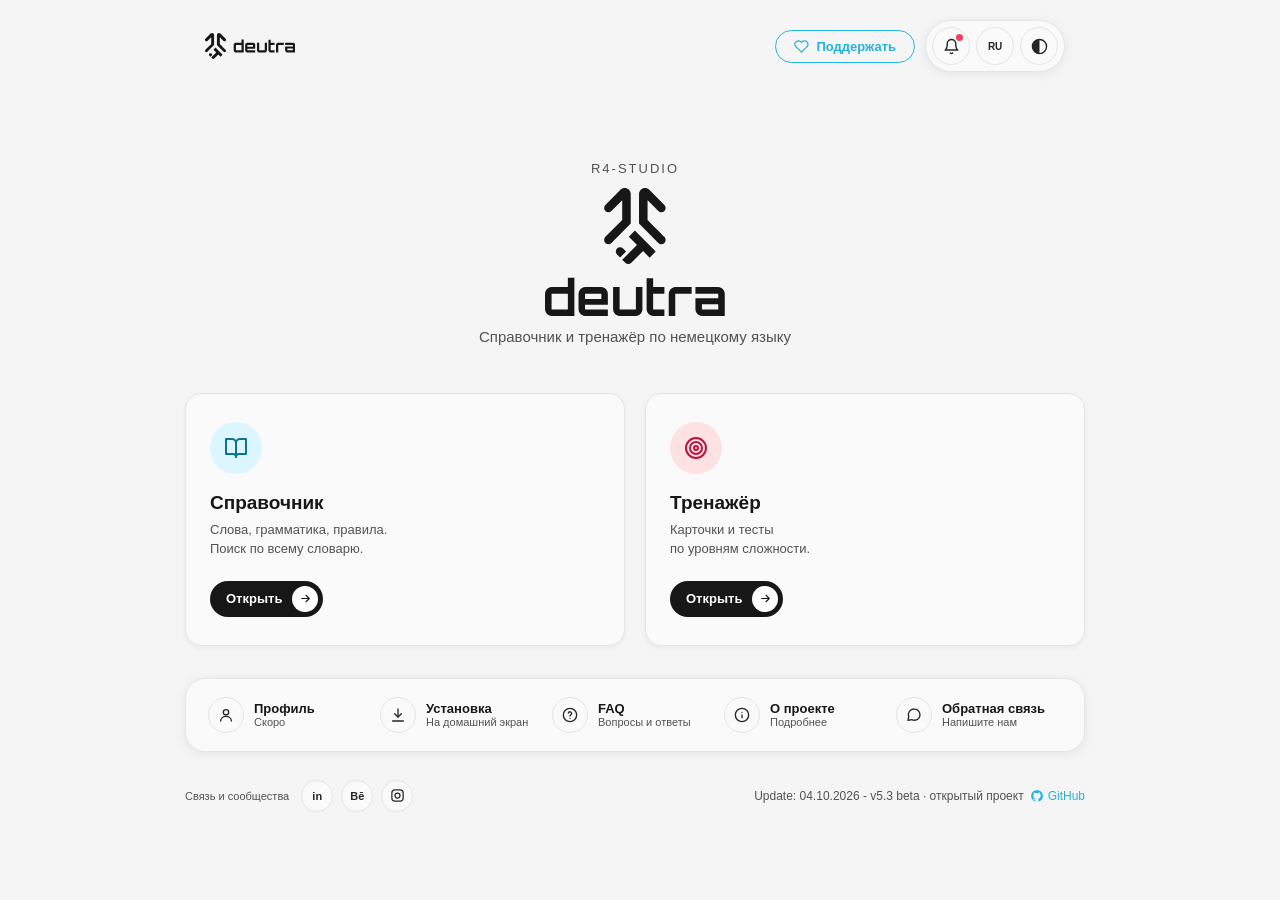
<file: index.html>
<!DOCTYPE html>
<html lang="ru">
<head>
<!-- CACHE_VERSION: 20261020 — правь дату только в этой строке, pre-commit hook сам разносит её по всем ?v= во всех html-файлах -->
<meta charset="UTF-8">
<meta name="viewport" content="width=device-width, initial-scale=1.0">
<title>deutra – Справочник и тренажёр по немецкому</title>
<link rel="icon" href="icons/favicon.svg" type="image/svg+xml">
<link rel="apple-touch-icon" href="icons/apple-touch-icon.png">
<link rel="manifest" href="manifest.webmanifest">
<meta name="theme-color" media="(prefers-color-scheme: light)" content="#FAFAFA">
<meta name="theme-color" media="(prefers-color-scheme: dark)" content="#0E0E0E">
<meta property="og:title" content="deutra – Справочник и тренажёр по немецкому">
<meta property="og:description" content="Бесплатные инструменты для изучения немецкого: справочник и тренажёр">
<meta property="og:type" content="website">
<link rel="stylesheet" href="theme.css?v=20261020">
<script src="i18n/ru.js?v=20261020"></script>
<script src="i18n/en.js?v=20261020"></script>
<script src="i18n/i18n.js?v=20261020"></script>
<style>
html, body {
  margin: 0; padding: 0;
  background: var(--bg-body);
  color: var(--text-main);
  font-family: -apple-system, BlinkMacSystemFont, "Segoe UI", Roboto, sans-serif;
  min-height: 100vh;
  min-height: 100dvh;
}
body {
  display: flex;
  flex-direction: column;
  min-height: 100vh;
  min-height: 100dvh;
}

/* ─── Навбар ──────────────────────────────── */

/* ─── Основной блок ──────────────────────────────── */
.main-wrap {
  flex: 1;
  display: flex;
  align-items: center;
  justify-content: center;
  padding: 20px;
}
.container {
  max-width: var(--w-content);
  width: 100%;
  text-align: center;
}
.brand {
  font-size: 13px;
  color: var(--text-muted);
  letter-spacing: 2px;
  text-transform: uppercase;
  margin-bottom: 12px;
}
h1 {
  font-size: clamp(1.75rem, 5vw, 2.6rem);
  color: var(--text-title);
  margin: 0 0 8px;
  font-weight: 700;
  letter-spacing: -0.02em;
}
/* Логотип в герое вместо текстового заголовка. Высота подобрана так,
   чтобы слово «deutra» внутри локапа читалось примерно в тот же кегль,
   что и прежний <h1>: слово занимает 64.5 из 215.44 единиц высоты,
   значит при 128px оно выходит ~38px — верхняя граница старого clamp. */
.hero-logo {
  margin: 4px 0 12px;
}
.hero-logo svg {
  display: block;
  margin: 0 auto;
  height: clamp(88px, 22vw, 128px);
  width: auto;
  color: var(--text-title);
}
.subtitle {
  font-size: 15px;
  color: var(--text-muted);
  margin-bottom: 48px;
}
.cards {
  display: grid;
  grid-template-columns: 1fr 1fr;
  gap: 20px;
  margin-bottom: 32px;
}
@media (max-width: 600px) {
  .cards { grid-template-columns: 1fr; }
  h1 { font-size: 26px; }
  .dt-topnav__actions .dt-donate {
    width: 38px;
    height: 38px;
    padding: 0;
    gap: 0;
    justify-content: center;
  }
  .dt-topnav__actions .dt-donate__label { display: none; }
}
.card {
  display: flex;
  flex-direction: column;
  align-items: flex-start;
  background: var(--bg-card);
  border: 1px solid var(--border-soft);
  border-radius: 16px;
  padding: 28px 24px;
  text-decoration: none;
  color: var(--text-main);
  box-shadow: var(--shadow);
  transition: transform 0.2s var(--ease-dt), box-shadow 0.2s var(--ease-dt);
  cursor: pointer;
  text-align: left;
}
.card:hover {
  transform: translateY(-2px);
  box-shadow: var(--shadow-hover);
}
.card-icon {
  width: 52px;
  height: 52px;
  border-radius: 50%;
  display: inline-flex;
  align-items: center;
  justify-content: center;
  margin-bottom: 18px;
  flex-shrink: 0;
}
.card-icon svg { width: 24px; height: 24px; }
.card.cheatsheet .card-icon { background: var(--cyan-100); color: var(--cyan-700); }
.card.trainer .card-icon { background: var(--red-100); color: var(--red-700); }
.card-title {
  font-size: 19px;
  font-weight: 700;
  color: var(--text-title);
  margin-bottom: 6px;
}
.card-desc {
  font-size: 13px;
  color: var(--text-muted);
  line-height: 1.5;
  margin-bottom: 22px;
}
.card .dt-cta {
  pointer-events: none;
  margin-top: auto;
  padding: 5px 5px 5px 16px;
  font-size: 13px;
}
.card:hover .dt-cta__roll-inner { transform: translateY(-50%); }
.card:hover .dt-cta__arrow { transform: rotate(-45deg); }
.card.cheatsheet:hover { border-color: var(--accent); }
.card.trainer:hover { border-color: var(--accent); }
/* ─── Кнопка "Поддержать" ──────────────────────── */
.dt-topnav__actions {
  display: flex;
  align-items: center;
  gap: 10px;
}
.dt-donate {
  display: inline-flex;
  align-items: center;
  gap: 7px;
  padding: 8px 18px;
  border-radius: 999px;
  border: 1.5px solid var(--accent);
  background: transparent;
  color: var(--accent);
  font-size: 13px;
  font-weight: 600;
  font-family: inherit;
  line-height: 1;
  cursor: pointer;
  transition: filter 0.2s var(--ease-dt), transform 0.15s var(--ease-dt);
}
.dt-donate svg { width: 15px; height: 15px; display: block; }
.dt-donate:hover { filter: brightness(0.88); }
.dt-donate:active { transform: scale(0.96); }

/* ─── Полоса-заглушек (Профиль/Установка/FAQ/О проекте/Обратная связь) ── */

/* ─── Футер ──────────────────────── */

/* ─── Тост "Появится позже" ──────────────────────── */

/* ─── Модалка changelog ──────────── */
.changelog-modal {
  position: absolute;
  top: 68px;
  right: 16px;
  width: 360px;
  max-width: calc(100vw - 32px);
  background: var(--bg-card);
  border: 1px solid var(--border-soft);
  border-radius: 10px;
  box-shadow: var(--shadow-modal);
  z-index: 100;
  display: none;
  text-align: left;
  overflow: hidden;
}
.changelog-modal.open { display: block; }
.changelog-modal.expanded {
  max-height: calc(100vh - 80px);
  max-height: calc(100dvh - 80px);
  display: flex;
  flex-direction: column;
}
.changelog-list {
  padding: 4px 0;
  overflow-y: auto;
}
.changelog-modal.expanded .changelog-list {
  flex: 1;
  min-height: 0;
}
.changelog-entry {
  padding: 16px 18px;
  border-bottom: 1px solid var(--border-soft);
}
.changelog-entry:last-child { border-bottom: none; }
.changelog-date {
  font-size: 12px;
  color: var(--text-muted);
  margin-bottom: 6px;
}
.changelog-title {
  font-size: 15px;
  font-weight: 700;
  color: var(--text-title);
  margin-bottom: 8px;
}
.changelog-items {
  margin: 0;
  padding: 0;
  list-style: none;
}
.changelog-items li {
  font-size: 13px;
  color: var(--text-main);
  line-height: 1.5;
  padding-left: 12px;
  position: relative;
  margin-bottom: 4px;
}
.changelog-items li::before {
  content: "–";
  position: absolute;
  left: 0;
  color: var(--text-muted);
}
.changelog-more {
  width: 100%;
  padding: 10px;
  background: transparent;
  border: none;
  border-top: 1px solid var(--border-soft);
  color: var(--text-muted);
  font-size: 13px;
  cursor: pointer;
  flex-shrink: 0;
}
.changelog-more:hover { color: var(--text-main); }
.changelog-empty {
  padding: 24px 18px;
  color: var(--text-muted);
  font-size: 13px;
  text-align: center;
}
.changelog-close {
  display: none;
  position: absolute;
  top: 8px;
  right: 8px;
  width: 32px;
  height: 32px;
  background: transparent;
  border: none;
  color: var(--text-muted);
  font-size: 22px;
  cursor: pointer;
  line-height: 1;
  padding: 0;
}

/* Мобила: модалка на весь экран */
@media (max-width: 600px) {
  .changelog-modal {
    position: fixed;
    inset: 0;
    top: 0;
    right: 0;
    width: 100%;
    max-width: none;
    border-radius: 0;
    border: none;
    max-height: 100vh;
    max-height: 100dvh;
  }
  .changelog-modal.open {
    display: flex;
    flex-direction: column;
  }
  .changelog-modal .changelog-list { flex: 1; min-height: 0; }
  .changelog-close { display: block; }
}
</style>
<script>
// Инициализация темы ДО рендера. 'auto' резолвим через системную настройку
// сразу же — theme.css больше не дублирует палитру в @media (prefers-color-scheme),
// цвета живут только в :root / .theme-dark, поэтому класс нужен всегда явно.
(function() {
  var saved = localStorage.getItem('theme') || 'auto';
  var resolved = saved === 'auto'
    ? ((window.matchMedia && window.matchMedia('(prefers-color-scheme: dark)').matches) ? 'dark' : 'light')
    : saved;
  document.documentElement.classList.add('theme-' + resolved);
})();
</script>
</head>
<body>

<div class="dt-topnav">
  <div class="dt-topnav__brand">
    <svg class="dt-topnav__logo" viewBox="0 0 443.88 128" fill="currentColor" aria-hidden="true" focusable="false"><path d="M76.6,117.25l-11.09-11.19-19.7,19.81c-2.82,2.83-7.4,2.84-10.22.01l-5.09-5.09,24.83-24.97-13.71-13.84,10.16-10.26,35.02,35.33-10.2,10.2Z"/><path d="M36.99,106.87l-10.16,10.24-5.12-5.16c-2.79-2.81-2.79-7.35,0-10.16h0c2.82-2.85,7.42-2.85,10.24,0l5.04,5.08Z"/><path d="M44.83,10.13v49.53S12.34,92.42,12.34,92.42c-2.82,2.85-7.42,2.85-10.24,0h0c-2.79-2.81-2.79-7.35,0-10.16l28.36-28.6V20.51l-18.11,18.27c-2.82,2.85-7.42,2.85-10.24,0h0c-2.79-2.81-2.79-7.35,0-10.16L27.51,3c3.95-3.98,10.38-4,14.35-.04h0c1.9,1.9,2.97,4.48,2.97,7.16Z"/><path d="M61.72,2.96c3.97-3.96,10.4-3.95,14.35.04l25.42,25.63c2.79,2.81,2.79,7.35,0,10.16h0c-2.82,2.85-7.42,2.84-10.24,0l-18.11-18.27v33.14s28.36,28.6,28.36,28.6c2.79,2.81,2.79,7.35,0,10.16h0c-2.82,2.85-7.42,2.85-10.24,0l-32.49-32.76V10.13c0-2.69,1.07-5.27,2.97-7.16h0Z"/><path d="M147.05,94.69c-1.76-1.06-3.16-2.46-4.19-4.19-1.04-1.73-1.55-3.66-1.55-5.79v-25.49c0-2.12.52-4.05,1.55-5.79,1.03-1.73,2.42-3.13,4.15-4.19,1.73-1.06,3.69-1.59,5.87-1.59h26.91v-15.93h10.98v64.56h-37.9c-2.12,0-4.07-.53-5.83-1.59ZM153.38,85.3h25.4c.28,0,.52-.1.71-.29s.29-.43.29-.71v-24.65c0-.28-.1-.52-.29-.71-.2-.2-.43-.29-.71-.29h-25.4c-.28,0-.52.1-.71.29s-.29.43-.29.71v24.65c0,.28.1.52.29.71.2.2.43.29.71.29Z"/><path d="M203.56,94.69c-1.76-1.06-3.17-2.47-4.23-4.23-1.06-1.76-1.59-3.67-1.59-5.74v-25.49c0-2.12.53-4.05,1.59-5.79,1.06-1.73,2.47-3.13,4.23-4.19,1.76-1.06,3.67-1.59,5.74-1.59h26.24c2.12,0,4.07.52,5.83,1.55,1.76,1.04,3.16,2.43,4.19,4.19,1.03,1.76,1.55,3.7,1.55,5.83v18.28h-38.4v6.79c0,.28.1.52.29.71.2.2.43.29.71.29h37.39v10.98h-37.81c-2.07,0-3.98-.53-5.74-1.59ZM208.71,67.6h27.42v-7.96c0-.28-.1-.52-.29-.71-.2-.2-.43-.29-.71-.29h-25.4c-.28,0-.52.1-.71.29s-.29.43-.29.71v7.96Z"/><path d="M261.66,94.69c-1.76-1.06-3.16-2.47-4.19-4.23-1.04-1.76-1.55-3.67-1.55-5.74v-37.06h10.98v36.64c0,.28.1.52.29.71.19.2.43.29.71.29h25.4c.28,0,.52-.1.71-.29s.29-.43.29-.71v-36.64h10.98v37.06c0,2.07-.52,3.98-1.55,5.74-1.04,1.76-2.42,3.17-4.15,4.23-1.73,1.06-3.69,1.59-5.87,1.59h-26.24c-2.12,0-4.07-.53-5.83-1.59Z"/><path d="M318.12,94.69c-1.73-1.06-3.13-2.47-4.19-4.23s-1.59-3.67-1.59-5.74v-51.98h10.98v14.92h18.95v10.98h-18.95v25.66c0,.28.1.52.29.71.19.2.43.29.71.29h17.94v10.98h-18.36c-2.12,0-4.05-.53-5.79-1.59Z"/><path d="M349.56,96.28v-37.06c0-2.12.53-4.05,1.59-5.79,1.06-1.73,2.47-3.13,4.23-4.19,1.76-1.06,3.67-1.59,5.74-1.59h27v10.98h-26.58c-.28,0-.52.1-.71.29-.2.2-.29.43-.29.71v36.64h-10.98Z"/><path d="M406.07,96.28c-2.12,0-4.07-.53-5.83-1.59-1.76-1.06-3.16-2.47-4.19-4.23-1.04-1.76-1.55-3.67-1.55-5.74v-18.28h38.4v-6.79c0-.28-.1-.52-.29-.71-.2-.2-.43-.29-.71-.29h-37.39v-10.98h37.81c2.12,0,4.07.52,5.83,1.55,1.76,1.04,3.16,2.43,4.19,4.19,1.03,1.76,1.55,3.7,1.55,5.83v37.06h-37.81ZM406.49,85.3h26.41v-8.97h-27.42v7.96c0,.28.1.52.29.71.2.2.43.29.71.29Z"/></svg>
  </div>
  <div class="dt-topnav__actions">
    <button class="dt-donate" onclick="showStub(t('toast.donate'))" data-i18n-title="nav.donate_title" title="Поддержать проект">
      <svg viewBox="0 0 24 24" fill="none" stroke="currentColor" stroke-width="2" stroke-linecap="round" stroke-linejoin="round"><path d="M20.8 4.6a5.5 5.5 0 0 0-7.8 0L12 5.6l-1-1a5.5 5.5 0 0 0-7.8 7.8l1 1L12 21l7.8-7.6 1-1a5.5 5.5 0 0 0 0-7.8Z"/></svg>
      <span class="dt-donate__label" data-i18n="nav.donate_label">Поддержать</span>
    </button>
    <div class="dt-nav">
      <button class="dt-icon-btn" id="bell-btn" onclick="toggleChangelog(event)" data-i18n-title="nav.bell_title" title="Что нового">
        <svg viewBox="0 0 24 24" fill="none" stroke="currentColor" stroke-width="2" stroke-linecap="round" stroke-linejoin="round"><path d="M6 8a6 6 0 0 1 12 0c0 7 3 9 3 9H3s3-2 3-9"/><path d="M10.3 21a1.94 1.94 0 0 0 3.4 0"/></svg>
        <span class="dt-icon-btn__dot" id="bell-dot"></span>
      </button>
      <button class="dt-icon-btn dt-icon-btn--text" id="lang-btn" onclick="cycleLang()" title="Сменить язык">RU</button>
      <button class="dt-icon-btn" id="theme-btn" onclick="cycleTheme()" title="Переключить тему">
        <span id="theme-icon-wrap"></span>
      </button>
    </div>
  </div>
</div>

<div class="changelog-modal" id="changelog-modal" role="dialog" data-i18n-aria="changelog.aria_label" aria-label="История обновлений">
  <button class="changelog-close" onclick="closeChangelog()" data-i18n-aria="changelog.close_aria" aria-label="Закрыть">×</button>
  <div class="changelog-list" id="changelog-list"></div>
  <button class="changelog-more" id="changelog-more" onclick="toggleExpand()" style="display:none;">ещё</button>
</div>

<div class="main-wrap">
<div class="container">
  <div class="brand">r4-studio</div>
  <h1 class="hero-logo" aria-label="deutra"><svg viewBox="0 0 302.58 215.44" fill="currentColor" aria-hidden="true" focusable="false"><path d="M176.11,117.25l-11.09-11.19-19.7,19.81c-2.82,2.83-7.4,2.84-10.22.01l-5.09-5.09,24.83-24.97-13.71-13.84,10.16-10.26,35.02,35.33-10.2,10.2Z"/><path d="M136.49,106.87l-10.16,10.24-5.12-5.16c-2.79-2.81-2.79-7.35,0-10.16h0c2.82-2.85,7.42-2.85,10.24,0l5.04,5.08Z"/><path d="M144.33,10.13v49.53l-32.49,32.76c-2.82,2.85-7.42,2.85-10.24,0h0c-2.79-2.81-2.79-7.35,0-10.16l28.36-28.6V20.51l-18.11,18.27c-2.82,2.85-7.42,2.85-10.24,0h0c-2.79-2.81-2.79-7.35,0-10.16L127.01,3c3.95-3.98,10.38-4,14.35-.04h0c1.9,1.9,2.97,4.48,2.97,7.16Z"/><path d="M161.22,2.96c3.97-3.96,10.4-3.95,14.35.04l25.42,25.63c2.79,2.81,2.79,7.35,0,10.16h0c-2.82,2.85-7.42,2.84-10.24,0l-18.11-18.27v33.14s28.36,28.6,28.36,28.6c2.79,2.81,2.79,7.35,0,10.16h0c-2.82,2.85-7.42,2.85-10.24,0l-32.49-32.76V10.13c0-2.69,1.07-5.27,2.97-7.16h0Z"/><path d="M5.74,213.85c-1.76-1.06-3.16-2.46-4.19-4.19-1.04-1.73-1.55-3.66-1.55-5.79v-25.49c0-2.12.52-4.05,1.55-5.79,1.03-1.73,2.42-3.13,4.15-4.19,1.73-1.06,3.69-1.59,5.87-1.59h26.91v-15.93h10.98v64.56H11.57c-2.12,0-4.07-.53-5.83-1.59ZM12.07,204.46h25.4c.28,0,.52-.1.71-.29s.29-.43.29-.71v-24.65c0-.28-.1-.52-.29-.71-.2-.2-.43-.29-.71-.29H12.07c-.28,0-.52.1-.71.29s-.29.43-.29.71v24.65c0,.28.1.52.29.71.2.2.43.29.71.29Z"/><path d="M62.25,213.85c-1.76-1.06-3.17-2.47-4.23-4.23-1.06-1.76-1.59-3.67-1.59-5.74v-25.49c0-2.12.53-4.05,1.59-5.79,1.06-1.73,2.47-3.13,4.23-4.19,1.76-1.06,3.67-1.59,5.74-1.59h26.24c2.12,0,4.07.52,5.83,1.55,1.76,1.04,3.16,2.43,4.19,4.19,1.03,1.76,1.55,3.7,1.55,5.83v18.28h-38.4v6.79c0,.28.1.52.29.71.2.2.43.29.71.29h37.39v10.98h-37.81c-2.07,0-3.98-.53-5.74-1.59ZM67.41,186.77h27.42v-7.96c0-.28-.1-.52-.29-.71-.2-.2-.43-.29-.71-.29h-25.4c-.28,0-.52.1-.71.29s-.29.43-.29.71v7.96Z"/><path d="M120.35,213.85c-1.76-1.06-3.16-2.47-4.19-4.23-1.04-1.76-1.55-3.67-1.55-5.74v-37.06h10.98v36.64c0,.28.1.52.29.71.19.2.43.29.71.29h25.4c.28,0,.52-.1.71-.29s.29-.43.29-.71v-36.64h10.98v37.06c0,2.07-.52,3.98-1.55,5.74-1.04,1.76-2.42,3.17-4.15,4.23-1.73,1.06-3.69,1.59-5.87,1.59h-26.24c-2.12,0-4.07-.53-5.83-1.59Z"/><path d="M176.82,213.85c-1.73-1.06-3.13-2.47-4.19-4.23s-1.59-3.67-1.59-5.74v-51.98h10.98v14.92h18.95v10.98h-18.95v25.66c0,.28.1.52.29.71.19.2.43.29.71.29h17.94v10.98h-18.36c-2.12,0-4.05-.53-5.79-1.59Z"/><path d="M208.26,215.44v-37.06c0-2.12.53-4.05,1.59-5.79,1.06-1.73,2.47-3.13,4.23-4.19,1.76-1.06,3.67-1.59,5.74-1.59h27v10.98h-26.58c-.28,0-.52.1-.71.29-.2.2-.29.43-.29.71v36.64h-10.98Z"/><path d="M264.77,215.44c-2.12,0-4.07-.53-5.83-1.59-1.76-1.06-3.16-2.47-4.19-4.23-1.04-1.76-1.55-3.67-1.55-5.74v-18.28h38.4v-6.79c0-.28-.1-.52-.29-.71-.2-.2-.43-.29-.71-.29h-37.39v-10.98h37.81c2.12,0,4.07.52,5.83,1.55,1.76,1.04,3.16,2.43,4.19,4.19,1.03,1.76,1.55,3.7,1.55,5.83v37.06h-37.81ZM265.19,204.46h26.41v-8.97h-27.42v7.96c0,.28.1.52.29.71.2.2.43.29.71.29Z"/></svg></h1>
  <div class="subtitle" data-i18n="hero.subtitle">Справочник и тренажёр по немецкому языку</div>

  <div class="cards">
    <a href="cheatsheet.html" class="card cheatsheet">
      <div class="card-icon">
        <svg viewBox="0 0 24 24" fill="none" stroke="currentColor" stroke-width="2" stroke-linecap="round" stroke-linejoin="round"><path d="M2 3h6a4 4 0 0 1 4 4v14a3 3 0 0 0-3-3H2z"/><path d="M22 3h-6a4 4 0 0 0-4 4v14a3 3 0 0 1 3-3h7z"/></svg>
      </div>
      <div class="card-title" data-i18n="card.cheatsheet.title">Справочник</div>
      <div class="card-desc" data-i18n="card.cheatsheet.desc">Слова, грамматика, правила.<br>Поиск по всему словарю.</div>
      <span class="dt-cta">
        <span class="dt-cta__roll"><span class="dt-cta__roll-inner"><span data-i18n="cta.open">Открыть</span><span data-i18n="cta.open">Открыть</span></span></span>
        <span class="dt-cta__arrow"><svg viewBox="0 0 24 24" fill="none" stroke="currentColor" stroke-width="2" stroke-linecap="round" stroke-linejoin="round"><path d="M5 12h14M13 6l6 6-6 6"/></svg></span>
      </span>
    </a>

    <a href="trainer.html" class="card trainer">
      <div class="card-icon">
        <svg viewBox="0 0 24 24" fill="none" stroke="currentColor" stroke-width="2" stroke-linecap="round" stroke-linejoin="round"><circle cx="12" cy="12" r="10"/><circle cx="12" cy="12" r="6"/><circle cx="12" cy="12" r="2"/></svg>
      </div>
      <div class="card-title" data-i18n="card.trainer.title">Тренажёр</div>
      <div class="card-desc" data-i18n="card.trainer.desc">Карточки и тесты<br>по уровням сложности.</div>
      <span class="dt-cta">
        <span class="dt-cta__roll"><span class="dt-cta__roll-inner"><span data-i18n="cta.open">Открыть</span><span data-i18n="cta.open">Открыть</span></span></span>
        <span class="dt-cta__arrow"><svg viewBox="0 0 24 24" fill="none" stroke="currentColor" stroke-width="2" stroke-linecap="round" stroke-linejoin="round"><path d="M5 12h14M13 6l6 6-6 6"/></svg></span>
      </span>
    </a>
  </div>

  <div id="dt-bottom"></div>
</div>
</div>
</div>

<script>
var THEME_ICONS = {
  auto: '<svg viewBox="0 0 24 24" fill="none" stroke="currentColor" stroke-width="2" stroke-linecap="round" stroke-linejoin="round"><circle cx="12" cy="12" r="10"/><path d="M12 2a10 10 0 0 0 0 20z" fill="currentColor" stroke="none"/></svg>',
  light: '<svg viewBox="0 0 24 24" fill="none" stroke="currentColor" stroke-width="2" stroke-linecap="round" stroke-linejoin="round"><circle cx="12" cy="12" r="4"/><path d="M12 2v2M12 20v2M4.93 4.93l1.41 1.41M17.66 17.66l1.41 1.41M2 12h2M20 12h2M6.34 17.66l-1.41 1.41M19.07 4.93l-1.41 1.41"/></svg>',
  dark: '<svg viewBox="0 0 24 24" fill="none" stroke="currentColor" stroke-width="2" stroke-linecap="round" stroke-linejoin="round"><path d="M21 12.79A9 9 0 1 1 11.21 3 7 7 0 0 0 21 12.79Z"/></svg>'
};
function applyThemeIcon(theme) {
  var el = document.getElementById('theme-icon-wrap');
  var btn = document.getElementById('theme-btn');
  if (el) el.innerHTML = THEME_ICONS[theme] || THEME_ICONS.auto;
  if (btn) btn.title = t('theme.prefix') + (theme === 'auto' ? t('theme.auto') : (theme === 'dark' ? t('theme.dark') : t('theme.light')));
}
function applyThemeClass(theme) {
  var html = document.documentElement;
  html.classList.remove('theme-light', 'theme-dark');
  var resolved = theme === 'auto'
    ? ((window.matchMedia && window.matchMedia('(prefers-color-scheme: dark)').matches) ? 'dark' : 'light')
    : theme;
  html.classList.add('theme-' + resolved);
}
function cycleTheme() {
  var saved = localStorage.getItem('theme') || 'auto';
  var next;
  if (saved === 'auto') next = 'light';
  else if (saved === 'light') next = 'dark';
  else next = 'auto';
  applyThemeClass(next);
  localStorage.setItem('theme', next);
  applyThemeIcon(next);
}
// Если выбран 'auto' и система меняет тему — перерисовываемся без перезагрузки
if (window.matchMedia) {
  window.matchMedia('(prefers-color-scheme: dark)').addEventListener('change', function() {
    if ((localStorage.getItem('theme') || 'auto') === 'auto') applyThemeClass('auto');
  });
}
applyThemeIcon(localStorage.getItem('theme') || 'auto');

// ─── Заглушка "Появится позже" (донат, соцсети, профиль/установка/FAQ/о проекте/обратная связь) ──
var SITE_VERSION = 'v5.3 beta';

// ─── Changelog ──────────────────────────────────
var CHANGELOG = [];
var MODAL_EXPANDED = false;

function formatDate(iso) {
  var p = iso.split('-');
  return p[2] + '.' + p[1] + '.' + p[0];
}

function escapeHtml(s) {
  return String(s)
    .replace(/&/g, '&amp;')
    .replace(/</g, '&lt;')
    .replace(/>/g, '&gt;')
    .replace(/"/g, '&quot;')
    .replace(/'/g, '&#39;');
}

function renderEntry(e) {
  var title = (getLang() === 'en' && e.titleEn) ? e.titleEn : e.title;
  var items = (getLang() === 'en' && e.itemsEn) ? e.itemsEn : e.items;
  var html = '<div class="changelog-entry">';
  html += '<div class="changelog-date">' + escapeHtml(formatDate(e.date)) + '</div>';
  if (title) html += '<div class="changelog-title">' + escapeHtml(title) + '</div>';
  if (items && items.length) {
    html += '<ul class="changelog-items">';
    items.forEach(function(it) {
      html += '<li>' + escapeHtml(it) + '</li>';
    });
    html += '</ul>';
  }
  html += '</div>';
  return html;
}

function renderChangelog() {
  var list = document.getElementById('changelog-list');
  var moreBtn = document.getElementById('changelog-more');
  if (!CHANGELOG.length) {
    list.innerHTML = '<div class="changelog-empty">' + t('changelog.empty') + '</div>';
    moreBtn.style.display = 'none';
    return;
  }
  if (MODAL_EXPANDED) {
    list.innerHTML = CHANGELOG.map(renderEntry).join('');
  } else {
    list.innerHTML = renderEntry(CHANGELOG[0]);
  }
  // Показываем "more" только если есть что разворачивать
  if (CHANGELOG.length > 1) {
    moreBtn.style.display = 'block';
    moreBtn.textContent = MODAL_EXPANDED ? t('changelog.less') : t('changelog.more');
  } else {
    moreBtn.style.display = 'none';
  }
}

function updateDot() {
  var dot = document.getElementById('bell-dot');
  if (!CHANGELOG.length) { dot.classList.remove('active'); return; }
  var lastSeen = localStorage.getItem('last_seen_changelog_date');
  if (!lastSeen || lastSeen < CHANGELOG[0].date) {
    dot.classList.add('active');
  } else {
    dot.classList.remove('active');
  }
}

function openChangelog() {
  var modal = document.getElementById('changelog-modal');
  MODAL_EXPANDED = false;
  modal.classList.remove('expanded');
  modal.classList.add('open');
  renderChangelog();
  if (CHANGELOG.length) {
    localStorage.setItem('last_seen_changelog_date', CHANGELOG[0].date);
    updateDot();
  }
}

function closeChangelog() {
  var modal = document.getElementById('changelog-modal');
  modal.classList.remove('open', 'expanded');
  MODAL_EXPANDED = false;
}

function toggleChangelog(ev) {
  ev.stopPropagation();
  var modal = document.getElementById('changelog-modal');
  if (modal.classList.contains('open')) closeChangelog();
  else openChangelog();
}

function toggleExpand() {
  var modal = document.getElementById('changelog-modal');
  MODAL_EXPANDED = !MODAL_EXPANDED;
  if (MODAL_EXPANDED) modal.classList.add('expanded');
  else modal.classList.remove('expanded');
  renderChangelog();
}

// Клик вне модалки
document.addEventListener('click', function(ev) {
  var modal = document.getElementById('changelog-modal');
  var bell = document.getElementById('bell-btn');
  if (!modal.classList.contains('open')) return;
  if (modal.contains(ev.target) || bell.contains(ev.target)) return;
  closeChangelog();
});

// Esc
document.addEventListener('keydown', function(ev) {
  if (ev.key === 'Escape') closeChangelog();
});

function renderFooterUpdate() {
  var footerUpdate = document.getElementById('footer-update');
  if (!footerUpdate) return;
  var dateStr = CHANGELOG.length ? formatDate(CHANGELOG[0].date) : '–';
  footerUpdate.textContent = t('footer.update_label') + ' ' + dateStr + ' - ' + SITE_VERSION + ' · ' + t('footer.open_project');
}

// Загрузка changelog.js (работает и через file://, в отличие от fetch json)
(function loadChangelog() {
  var s = document.createElement('script');
  s.src = 'changelog.js?v=' + Date.now();
  s.onload = function() {
    var data = window.CHANGELOG;
    CHANGELOG = Array.isArray(data) ? data.slice(0, 10) : [];
    updateDot();
    renderFooterUpdate();
  };
  s.onerror = function() { /* нет файла – без точки, без модалки */ };
  document.head.appendChild(s);
})();

// ─── i18n: применяем сохранённый язык, освежаем то, что рантайм сам не знает
// как обновить (title кнопки темы зависит и от темы, и от языка; счётчик
// в футере и empty-state changelog строятся в JS, а не через data-i18n) ──
window.onI18nApplied = function() {
  applyThemeIcon(localStorage.getItem('theme') || 'auto');
  renderFooterUpdate();
  if (document.getElementById('changelog-modal').classList.contains('open')) renderChangelog();
};
applyI18n();
</script>

<!-- Выключатель счётчика для своих устройств. На телефоне консоли нет, поэтому
     флаг ставится через адрес: открыть сайт с #skipgc в конце. #unskipgc снимает.
     Стоит выше count.js намеренно: тот грузится async и выполнится позже этого
     скрипта, значит флаг успеет встать до первого подсчёта. -->
<script>
(function () {
  var h = location.hash;
  if (h !== '#skipgc' && h !== '#unskipgc') return;
  var off = h === '#skipgc';
  try {
    if (off) localStorage.setItem('skipgc', 't');
    else localStorage.removeItem('skipgc');
  } catch (e) { return; }   // приватный режим: localStorage может бросить

  var n = document.createElement('div');
  n.textContent = off ? 'Счётчик выключен на этом устройстве' : 'Счётчик снова включён';
  n.style.cssText = 'position:fixed;left:50%;bottom:24px;transform:translateX(-50%);z-index:9999;'
    + 'background:#171717;color:#fff;padding:10px 18px;border-radius:999px;'
    + 'font:14px system-ui,sans-serif;box-shadow:0 4px 14px rgba(0,0,0,.25)';
  document.body.appendChild(n);
  setTimeout(function () { n.remove(); }, 4000);

  // убираем хэш из адреса, чтобы случайно не расшарить ссылку с выключателем
  history.replaceState(null, '', location.pathname + location.search);
})();
</script>

<!-- Счётчик посещений GoatCounter. Без cookies и без записи в localStorage,
     поэтому баннера согласия не требует (§25 TDDDG к нему не применяется).
     Свои визиты исключаются командой в консоли: localStorage.setItem('skipgc','t') -->
<script data-goatcounter="https://r4studio.goatcounter.com/count"
        async src="//gc.zgo.at/count.js"></script>
<script src="bottom.js?v=20261020"></script>
</body>
</html>
</file>
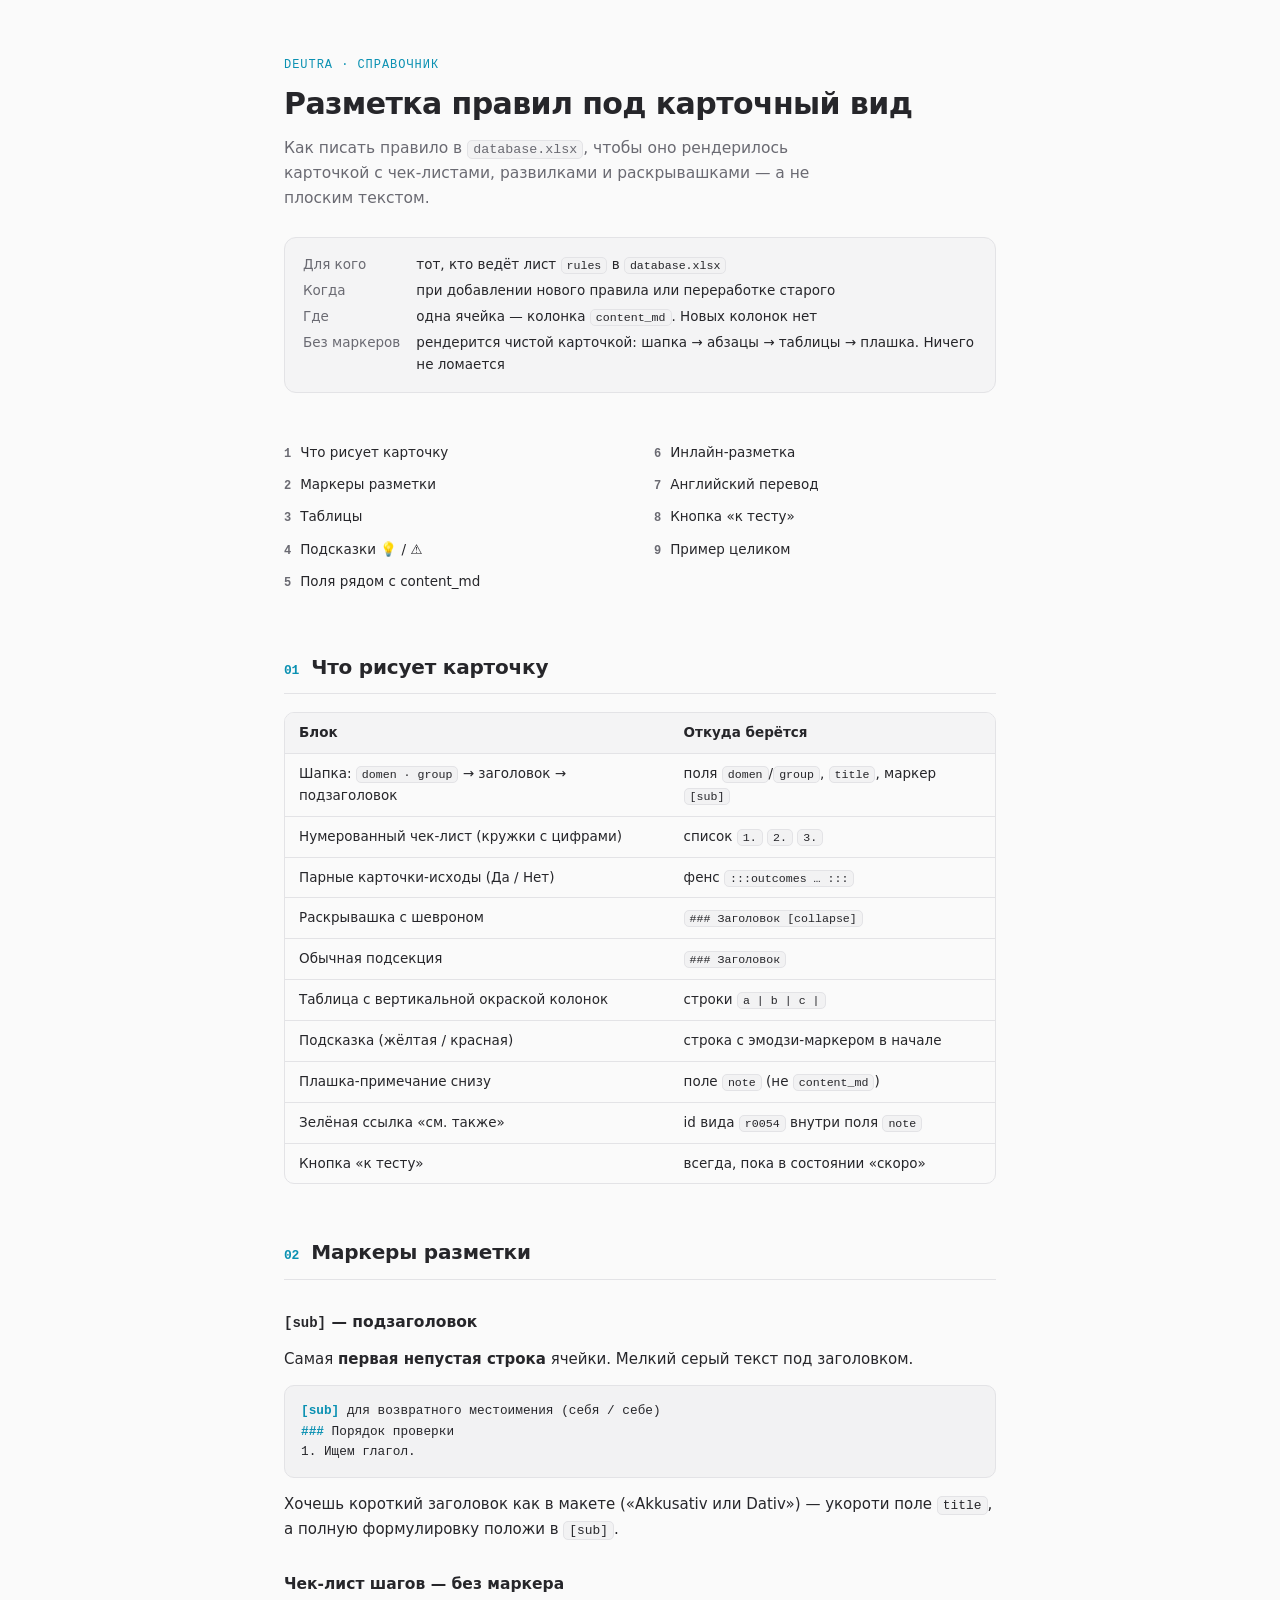
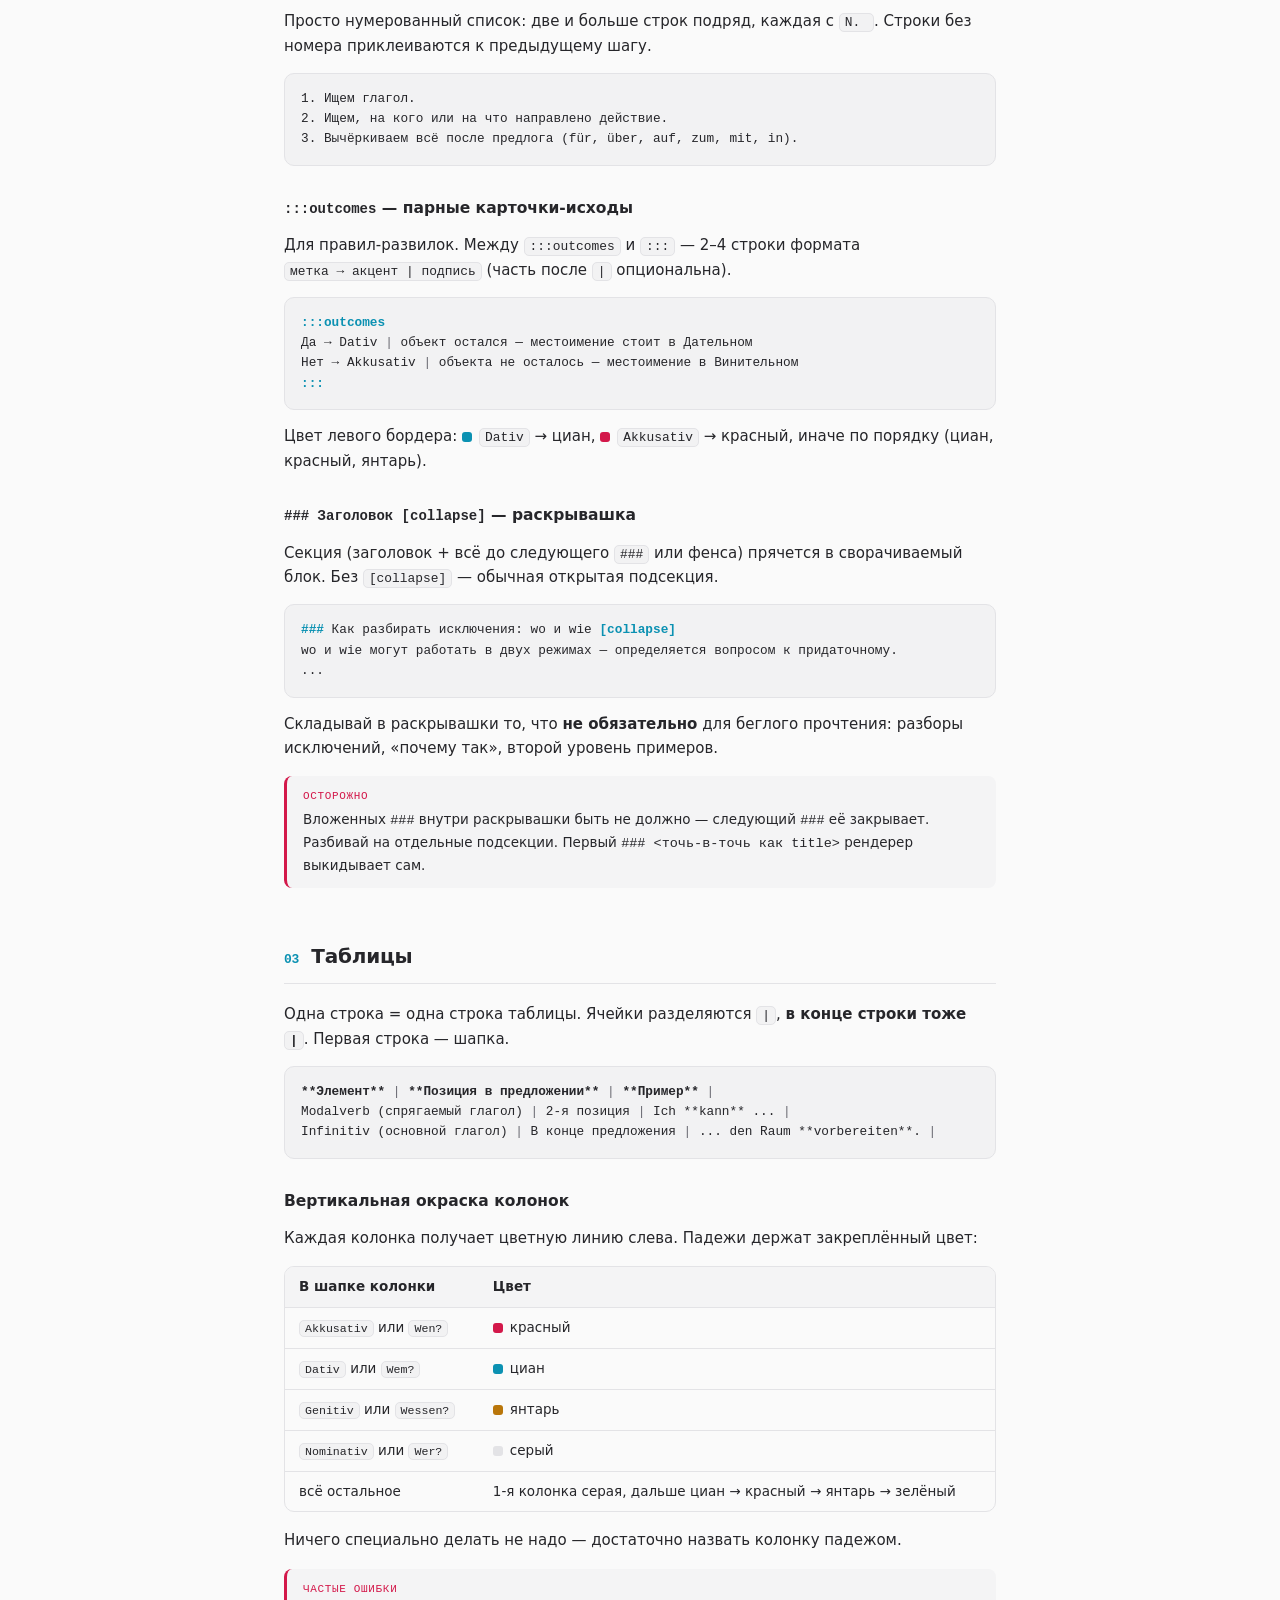
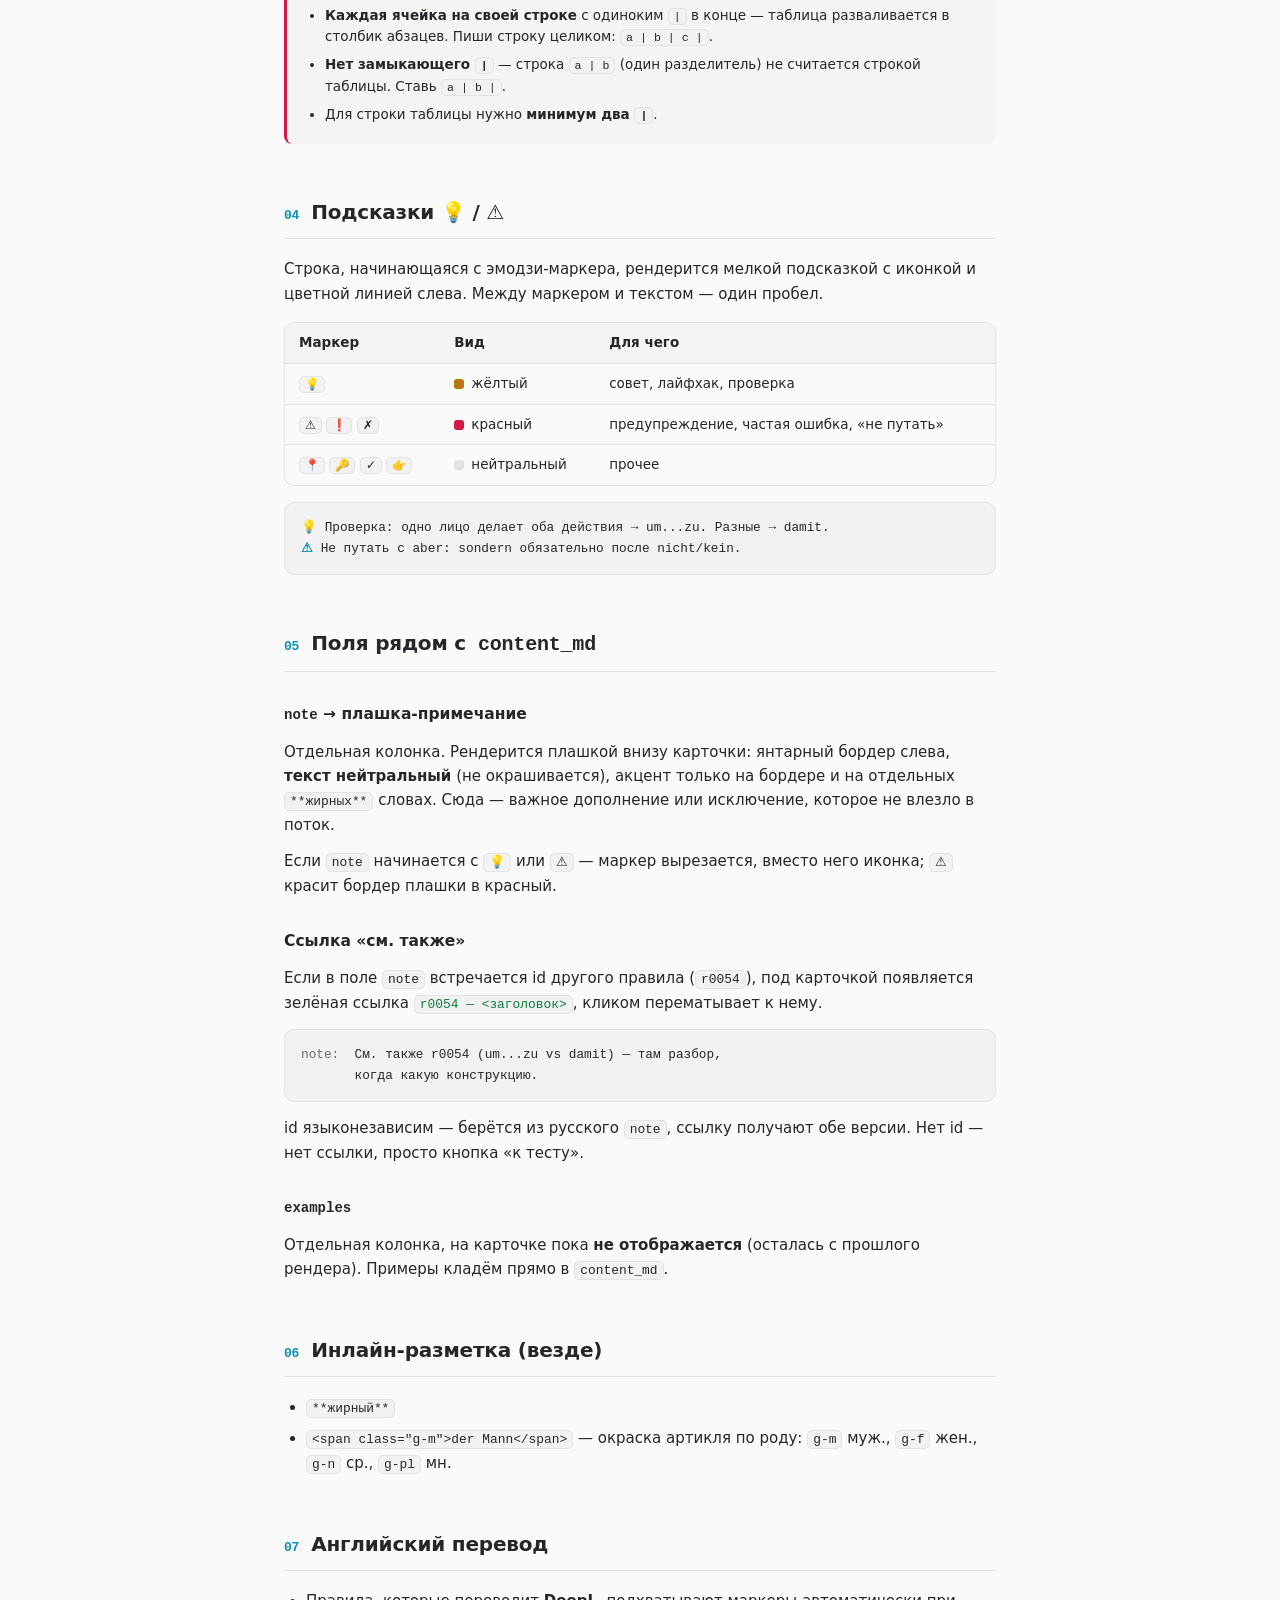
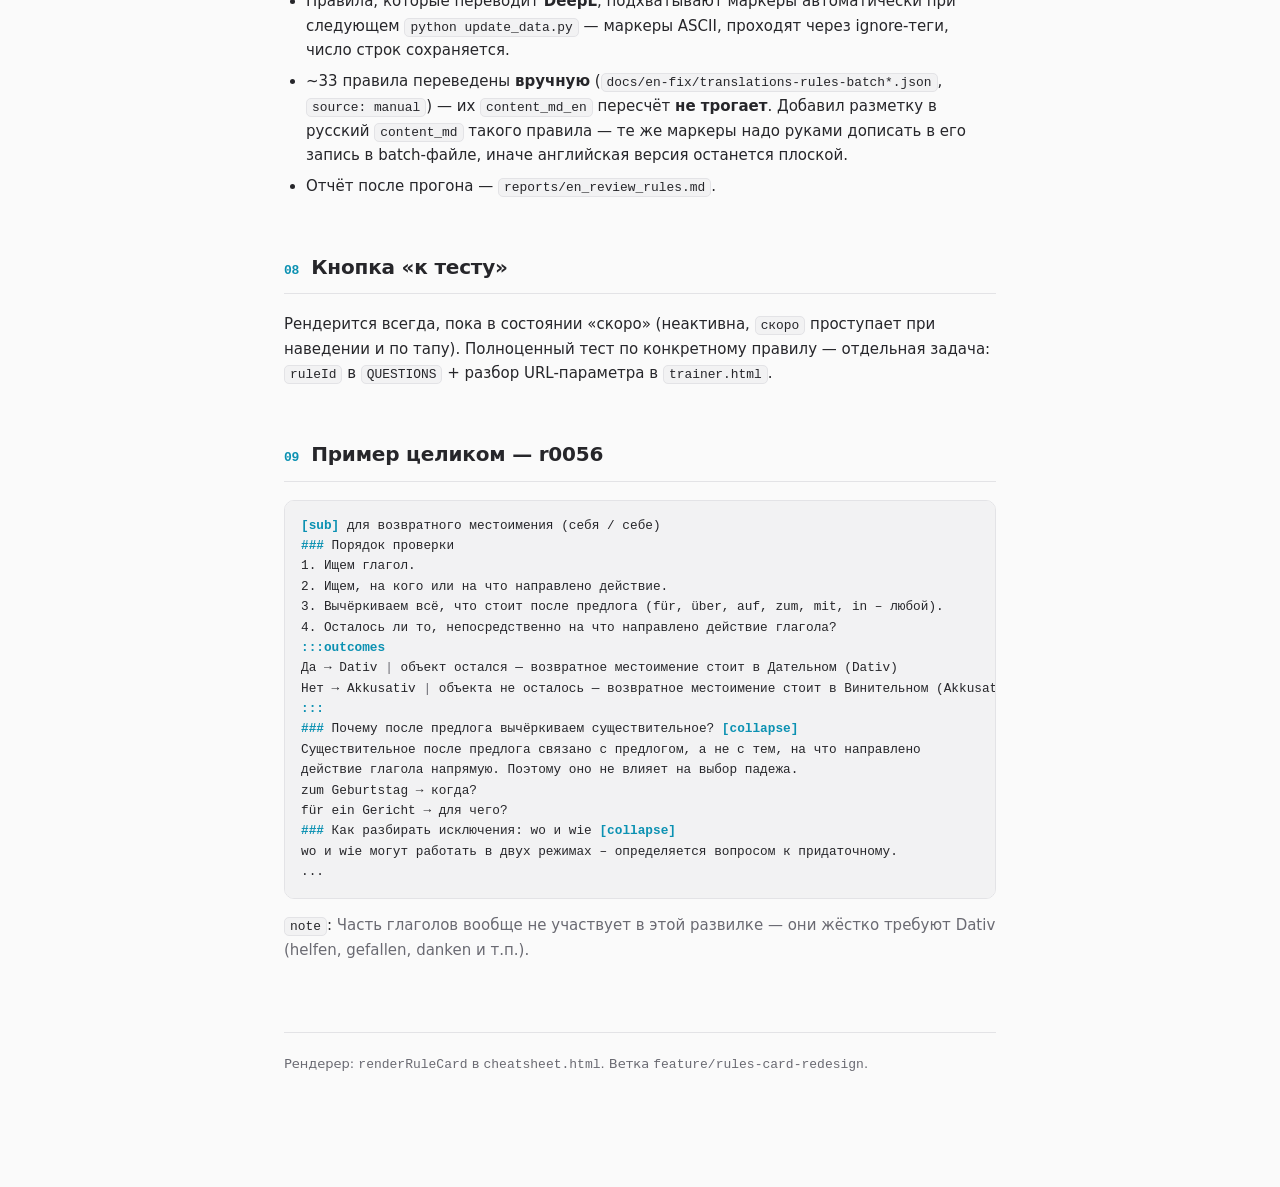
<file: guide/index.html>
<!DOCTYPE html>
<html lang="ru"><head><meta charset="UTF-8">
<meta name="viewport" content="width=device-width, initial-scale=1.0">
<title>Разметка правил — deutra</title>
<meta name="robots" content="noindex">
<link rel="icon" href="data:image/svg+xml,<svg xmlns='http://www.w3.org/2000/svg' viewBox='0 0 100 100'><text y='.9em' font-size='90'>📝</text></svg>">
<script>
// Тема — общая с сайтом (тот же origin, тот же localStorage.theme: auto|dark|light)
(function () {
  var want = localStorage.getItem('theme') || 'auto';
  var resolved = want;
  if (want === 'auto') {
    resolved = (window.matchMedia && window.matchMedia('(prefers-color-scheme: dark)').matches) ? 'dark' : 'light';
  }
  document.documentElement.classList.add('theme-' + resolved);
})();
</script>
<style>
  :root {
    --bg: #fafafa;
    --surface: #f4f4f5;
    --text: #26262a;
    --muted: #6a6a72;
    --border: #e3e3e6;
    --cyan: #0b91b2;
    --red: #d3184a;
    --amber: #b9760a;
    --green: #0b7a40;
    --code-bg: #f2f2f3;
  }
  html.theme-dark {
    --bg: #0e0e0e;
    --surface: #171717;
    --text: #f2f2f2;
    --muted: #a1a1a6;
    --border: #2a2a2a;
    --cyan: #23b4db;
    --red: #ee4163;
    --amber: #f39b00;
    --green: #8beea8;
    --code-bg: #131313;
  }
  @media (prefers-color-scheme: dark) {
    html:not(.theme-light) {
      --bg: #0e0e0e;
      --surface: #171717;
      --text: #f2f2f2;
      --muted: #a1a1a6;
      --border: #2a2a2a;
      --cyan: #23b4db;
      --red: #ee4163;
      --amber: #f39b00;
      --green: #8beea8;
      --code-bg: #131313;
    }
  }

  * { box-sizing: border-box; }
  body {
    margin: 0;
    background: var(--bg);
    color: var(--text);
    font-family: system-ui, -apple-system, "Segoe UI", Roboto, sans-serif;
    font-size: 15px;
    line-height: 1.62;
    -webkit-font-smoothing: antialiased;
  }
  .mono { font-family: ui-monospace, "SF Mono", "JetBrains Mono", Menlo, Consolas, "Liberation Mono", monospace; }
  .wrap { max-width: 760px; margin: 0 auto; padding: 56px 24px 120px; }

  header { margin-bottom: 44px; }
  .kicker {
    font-family: ui-monospace, "SF Mono", Menlo, Consolas, monospace;
    font-size: 12px; letter-spacing: .08em; text-transform: uppercase;
    color: var(--cyan); margin: 0 0 12px;
  }
  h1 { font-size: 30px; line-height: 1.15; margin: 0 0 14px; letter-spacing: -0.02em; }
  .lede { color: var(--muted); font-size: 15.5px; margin: 0; max-width: 60ch; }

  .meta {
    display: grid; grid-template-columns: max-content 1fr; gap: 4px 16px;
    margin: 26px 0 0; padding: 16px 18px;
    background: var(--surface); border: 1px solid var(--border); border-radius: 12px;
    font-size: 13.5px;
  }
  .meta dt { color: var(--muted); }
  .meta dd { margin: 0; }

  nav.toc {
    margin: 34px 0 0; padding: 0; list-style: none;
    columns: 2; column-gap: 28px;
    font-size: 13.5px;
  }
  @media (max-width: 560px) { nav.toc { columns: 1; } }
  nav.toc a {
    display: block; padding: 5px 0; color: var(--text); text-decoration: none;
  }
  nav.toc a:hover { color: var(--cyan); }
  nav.toc a b {
    font-family: ui-monospace, "SF Mono", Menlo, Consolas, monospace;
    color: var(--muted); font-weight: 600; margin-right: 9px; font-size: 12px;
  }

  section { margin-top: 52px; scroll-margin-top: 24px; }
  h2 {
    font-size: 20px; letter-spacing: -0.01em; margin: 0 0 18px;
    padding-bottom: 10px; border-bottom: 1px solid var(--border);
    display: flex; align-items: baseline; gap: 12px;
  }
  h2 .n {
    font-family: ui-monospace, "SF Mono", Menlo, Consolas, monospace;
    font-size: 13px; font-weight: 600; color: var(--cyan);
  }
  h3 { font-size: 15.5px; margin: 30px 0 10px; }
  h3 code { font-size: 14px; }
  p { margin: 12px 0; }
  p code, li code, td code, dd code {
    font-family: ui-monospace, "SF Mono", Menlo, Consolas, "Liberation Mono", monospace;
    font-size: .86em; background: var(--code-bg); border: 1px solid var(--border);
    padding: 1px 5px; border-radius: 5px; white-space: nowrap;
  }
  a { color: var(--cyan); }
  strong { font-weight: 650; }

  pre {
    margin: 14px 0; padding: 15px 16px;
    background: var(--code-bg); border: 1px solid var(--border); border-radius: 10px;
    overflow-x: auto;
    font-family: ui-monospace, "SF Mono", Menlo, Consolas, "Liberation Mono", monospace;
    font-size: 12.75px; line-height: 1.6; color: var(--text);
  }
  pre .c { color: var(--muted); }
  pre .m { color: var(--cyan); font-weight: 600; }
  pre .b { color: var(--text); font-weight: 700; }

  .table-scroll { overflow-x: auto; margin: 16px 0; border: 1px solid var(--border); border-radius: 10px; }
  table { border-collapse: collapse; width: 100%; font-size: 13.5px; }
  th, td { text-align: left; padding: 9px 14px; border-bottom: 1px solid var(--border); vertical-align: top; }
  thead th { background: var(--surface); font-weight: 650; white-space: nowrap; }
  tbody tr:last-child td { border-bottom: none; }

  ul, ol { margin: 12px 0; padding-left: 22px; }
  li { margin: 6px 0; }

  .callout {
    margin: 16px 0; padding: 12px 16px;
    background: var(--surface); border-radius: 8px;
    border-left: 3px solid var(--border);
    font-size: 13.5px;
  }
  .callout.warn { border-left-color: var(--red); }
  .callout .lbl {
    font-family: ui-monospace, "SF Mono", Menlo, Consolas, monospace;
    font-size: 11px; letter-spacing: .06em; text-transform: uppercase;
    display: block; margin-bottom: 3px; color: var(--red);
  }

  .swatch {
    display: inline-block; width: 10px; height: 10px; border-radius: 3px;
    vertical-align: middle; margin-right: 7px;
  }
  footer {
    margin-top: 70px; padding-top: 20px; border-top: 1px solid var(--border);
    color: var(--muted); font-size: 13px;
  }
</style>
</head>
<body>
<div class="wrap">
<header>
  <p class="kicker">deutra · Справочник</p>
  <h1>Разметка правил под карточный вид</h1>
  <p class="lede">Как писать правило в <code>database.xlsx</code>, чтобы оно рендерилось карточкой с чек-листами, развилками и раскрывашками — а не плоским текстом.</p>
  <dl class="meta">
    <dt>Для кого</dt><dd>тот, кто ведёт лист <code>rules</code> в <code>database.xlsx</code></dd>
    <dt>Когда</dt><dd>при добавлении нового правила или переработке старого</dd>
    <dt>Где</dt><dd>одна ячейка — колонка <code>content_md</code>. Новых колонок нет</dd>
    <dt>Без маркеров</dt><dd>рендерится чистой карточкой: шапка → абзацы → таблицы → плашка. Ничего не ломается</dd>
  </dl>
</header>

<nav class="toc">
  <a href="#anatomy"><b>1</b>Что рисует карточку</a>
  <a href="#markers"><b>2</b>Маркеры разметки</a>
  <a href="#tables"><b>3</b>Таблицы</a>
  <a href="#hints"><b>4</b>Подсказки 💡 / ⚠</a>
  <a href="#fields"><b>5</b>Поля рядом с content_md</a>
  <a href="#inline"><b>6</b>Инлайн-разметка</a>
  <a href="#en"><b>7</b>Английский перевод</a>
  <a href="#test"><b>8</b>Кнопка «к тесту»</a>
  <a href="#example"><b>9</b>Пример целиком</a>
</nav>

<section id="anatomy">
  <h2><span class="n">01</span> Что рисует карточку</h2>
  <div class="table-scroll"><table>
    <thead><tr><th>Блок</th><th>Откуда берётся</th></tr></thead>
    <tbody>
      <tr><td>Шапка: <code>domen · group</code> → заголовок → подзаголовок</td><td>поля <code>domen</code>/<code>group</code>, <code>title</code>, маркер <code>[sub]</code></td></tr>
      <tr><td>Нумерованный чек-лист (кружки с цифрами)</td><td>список <code>1.</code> <code>2.</code> <code>3.</code></td></tr>
      <tr><td>Парные карточки-исходы (Да / Нет)</td><td>фенс <code>:::outcomes … :::</code></td></tr>
      <tr><td>Раскрывашка с шевроном</td><td><code>### Заголовок [collapse]</code></td></tr>
      <tr><td>Обычная подсекция</td><td><code>### Заголовок</code></td></tr>
      <tr><td>Таблица с вертикальной окраской колонок</td><td>строки <code>a | b | c |</code></td></tr>
      <tr><td>Подсказка (жёлтая / красная)</td><td>строка с эмодзи-маркером в начале</td></tr>
      <tr><td>Плашка-примечание снизу</td><td>поле <code>note</code> (не <code>content_md</code>)</td></tr>
      <tr><td>Зелёная ссылка «см. также»</td><td>id вида <code>r0054</code> внутри поля <code>note</code></td></tr>
      <tr><td>Кнопка «к тесту»</td><td>всегда, пока в состоянии «скоро»</td></tr>
    </tbody>
  </table></div>
</section>

<section id="markers">
  <h2><span class="n">02</span> Маркеры разметки</h2>

  <h3><code>[sub]</code> — подзаголовок</h3>
  <p>Самая <strong>первая непустая строка</strong> ячейки. Мелкий серый текст под заголовком.</p>
<pre class="mono"><span class="m">[sub]</span> для возвратного местоимения (себя / себе)
<span class="m">###</span> Порядок проверки
1. Ищем глагол.</pre>
  <p>Хочешь короткий заголовок как в макете («Akkusativ или Dativ») — укороти поле <code>title</code>, а полную формулировку положи в <code>[sub]</code>.</p>

  <h3>Чек-лист шагов — без маркера</h3>
  <p>Просто нумерованный список: две и больше строк подряд, каждая с <code>N. </code>. Строки без номера приклеиваются к предыдущему шагу.</p>
<pre class="mono">1. Ищем глагол.
2. Ищем, на кого или на что направлено действие.
3. Вычёркиваем всё после предлога (für, über, auf, zum, mit, in).</pre>

  <h3><code>:::outcomes</code> — парные карточки-исходы</h3>
  <p>Для правил-развилок. Между <code>:::outcomes</code> и <code>:::</code> — 2–4 строки формата <code>метка → акцент | подпись</code> (часть после <code>|</code> опциональна).</p>
<pre class="mono"><span class="m">:::outcomes</span>
Да → Dativ <span class="c">|</span> объект остался — местоимение стоит в Дательном
Нет → Akkusativ <span class="c">|</span> объекта не осталось — местоимение в Винительном
<span class="m">:::</span></pre>
  <p>Цвет левого бордера: <span class="swatch" style="background:var(--cyan)"></span><code>Dativ</code> → циан, <span class="swatch" style="background:var(--red)"></span><code>Akkusativ</code> → красный, иначе по порядку (циан, красный, янтарь).</p>

  <h3><code>### Заголовок [collapse]</code> — раскрывашка</h3>
  <p>Секция (заголовок + всё до следующего <code>###</code> или фенса) прячется в сворачиваемый блок. Без <code>[collapse]</code> — обычная открытая подсекция.</p>
<pre class="mono"><span class="m">###</span> Как разбирать исключения: wo и wie <span class="m">[collapse]</span>
wo и wie могут работать в двух режимах — определяется вопросом к придаточному.
...</pre>
  <p>Складывай в раскрывашки то, что <strong>не обязательно</strong> для беглого прочтения: разборы исключений, «почему так», второй уровень примеров.</p>
  <div class="callout warn">
    <span class="lbl">осторожно</span>
    Вложенных <code>###</code> внутри раскрывашки быть не должно — следующий <code>###</code> её закрывает. Разбивай на отдельные подсекции. Первый <code>### &lt;точь-в-точь как title&gt;</code> рендерер выкидывает сам.
  </div>
</section>

<section id="tables">
  <h2><span class="n">03</span> Таблицы</h2>
  <p>Одна строка = одна строка таблицы. Ячейки разделяются <code>|</code>, <strong>в конце строки тоже <code>|</code></strong>. Первая строка — шапка.</p>
<pre class="mono"><span class="b">**Элемент**</span> <span class="c">|</span> <span class="b">**Позиция в предложении**</span> <span class="c">|</span> <span class="b">**Пример**</span> <span class="c">|</span>
Modalverb (спрягаемый глагол) <span class="c">|</span> 2-я позиция <span class="c">|</span> Ich **kann** ... <span class="c">|</span>
Infinitiv (основной глагол) <span class="c">|</span> В конце предложения <span class="c">|</span> ... den Raum **vorbereiten**. <span class="c">|</span></pre>

  <h3>Вертикальная окраска колонок</h3>
  <p>Каждая колонка получает цветную линию слева. Падежи держат закреплённый цвет:</p>
  <div class="table-scroll"><table>
    <thead><tr><th>В шапке колонки</th><th>Цвет</th></tr></thead>
    <tbody>
      <tr><td><code>Akkusativ</code> или <code>Wen?</code></td><td><span class="swatch" style="background:var(--red)"></span>красный</td></tr>
      <tr><td><code>Dativ</code> или <code>Wem?</code></td><td><span class="swatch" style="background:var(--cyan)"></span>циан</td></tr>
      <tr><td><code>Genitiv</code> или <code>Wessen?</code></td><td><span class="swatch" style="background:var(--amber)"></span>янтарь</td></tr>
      <tr><td><code>Nominativ</code> или <code>Wer?</code></td><td><span class="swatch" style="background:var(--border)"></span>серый</td></tr>
      <tr><td>всё остальное</td><td>1-я колонка серая, дальше циан → красный → янтарь → зелёный</td></tr>
    </tbody>
  </table></div>
  <p>Ничего специально делать не надо — достаточно назвать колонку падежом.</p>

  <div class="callout warn">
    <span class="lbl">частые ошибки</span>
    <ul style="margin:6px 0 0">
      <li><strong>Каждая ячейка на своей строке</strong> с одиноким <code>|</code> в конце — таблица разваливается в столбик абзацев. Пиши строку целиком: <code>a | b | c |</code>.</li>
      <li><strong>Нет замыкающего <code>|</code></strong> — строка <code>a | b</code> (один разделитель) не считается строкой таблицы. Ставь <code>a | b |</code>.</li>
      <li>Для строки таблицы нужно <strong>минимум два <code>|</code></strong>.</li>
    </ul>
  </div>
</section>

<section id="hints">
  <h2><span class="n">04</span> Подсказки 💡 / ⚠</h2>
  <p>Строка, начинающаяся с эмодзи-маркера, рендерится мелкой подсказкой с иконкой и цветной линией слева. Между маркером и текстом — один пробел.</p>
  <div class="table-scroll"><table>
    <thead><tr><th>Маркер</th><th>Вид</th><th>Для чего</th></tr></thead>
    <tbody>
      <tr><td><code>💡</code></td><td><span class="swatch" style="background:var(--amber)"></span>жёлтый</td><td>совет, лайфхак, проверка</td></tr>
      <tr><td><code>⚠</code> <code>❗</code> <code>✗</code></td><td><span class="swatch" style="background:var(--red)"></span>красный</td><td>предупреждение, частая ошибка, «не путать»</td></tr>
      <tr><td><code>📍</code> <code>🔑</code> <code>✓</code> <code>👉</code></td><td><span class="swatch" style="background:var(--border)"></span>нейтральный</td><td>прочее</td></tr>
    </tbody>
  </table></div>
<pre class="mono"><span class="m">💡</span> Проверка: одно лицо делает оба действия → um...zu. Разные → damit.
<span class="m">⚠</span> Не путать с aber: sondern обязательно после nicht/kein.</pre>
</section>

<section id="fields">
  <h2><span class="n">05</span> Поля рядом с <code>content_md</code></h2>

  <h3><code>note</code> → плашка-примечание</h3>
  <p>Отдельная колонка. Рендерится плашкой внизу карточки: янтарный бордер слева, <strong>текст нейтральный</strong> (не окрашивается), акцент только на бордере и на отдельных <code>**жирных**</code> словах. Сюда — важное дополнение или исключение, которое не влезло в поток.</p>
  <p>Если <code>note</code> начинается с <code>💡</code> или <code>⚠</code> — маркер вырезается, вместо него иконка; <code>⚠</code> красит бордер плашки в красный.</p>

  <h3>Ссылка «см. также»</h3>
  <p>Если в поле <code>note</code> встречается id другого правила (<code>r0054</code>), под карточкой появляется зелёная ссылка <code style="color:var(--green)">r0054 — &lt;заголовок&gt;</code>, кликом перематывает к нему.</p>
<pre class="mono"><span class="c">note:</span>  См. также r0054 (um...zu vs damit) — там разбор,
       когда какую конструкцию.</pre>
  <p>id языконезависим — берётся из русского <code>note</code>, ссылку получают обе версии. Нет id — нет ссылки, просто кнопка «к тесту».</p>

  <h3><code>examples</code></h3>
  <p>Отдельная колонка, на карточке пока <strong>не отображается</strong> (осталась с прошлого рендера). Примеры кладём прямо в <code>content_md</code>.</p>
</section>

<section id="inline">
  <h2><span class="n">06</span> Инлайн-разметка (везде)</h2>
  <ul>
    <li><code>**жирный**</code></li>
    <li><code>&lt;span class="g-m"&gt;der Mann&lt;/span&gt;</code> — окраска артикля по роду: <code>g-m</code> муж., <code>g-f</code> жен., <code>g-n</code> ср., <code>g-pl</code> мн.</li>
  </ul>
</section>

<section id="en">
  <h2><span class="n">07</span> Английский перевод</h2>
  <ul>
    <li>Правила, которые переводит <strong>DeepL</strong>, подхватывают маркеры автоматически при следующем <code>python update_data.py</code> — маркеры ASCII, проходят через ignore-теги, число строк сохраняется.</li>
    <li>~33 правила переведены <strong>вручную</strong> (<code>docs/en-fix/translations-rules-batch*.json</code>, <code>source: manual</code>) — их <code>content_md_en</code> пересчёт <strong>не трогает</strong>. Добавил разметку в русский <code>content_md</code> такого правила — те же маркеры надо руками дописать в его запись в batch-файле, иначе английская версия останется плоской.</li>
    <li>Отчёт после прогона — <code>reports/en_review_rules.md</code>.</li>
  </ul>
</section>

<section id="test">
  <h2><span class="n">08</span> Кнопка «к тесту»</h2>
  <p>Рендерится всегда, пока в состоянии «скоро» (неактивна, <code>скоро</code> проступает при наведении и по тапу). Полноценный тест по конкретному правилу — отдельная задача: <code>ruleId</code> в <code>QUESTIONS</code> + разбор URL-параметра в <code>trainer.html</code>.</p>
</section>

<section id="example">
  <h2><span class="n">09</span> Пример целиком — r0056</h2>
<pre class="mono"><span class="m">[sub]</span> для возвратного местоимения (себя / себе)
<span class="m">###</span> Порядок проверки
1. Ищем глагол.
2. Ищем, на кого или на что направлено действие.
3. Вычёркиваем всё, что стоит после предлога (für, über, auf, zum, mit, in – любой).
4. Осталось ли то, непосредственно на что направлено действие глагола?
<span class="m">:::outcomes</span>
Да → Dativ <span class="c">|</span> объект остался — возвратное местоимение стоит в Дательном (Dativ)
Нет → Akkusativ <span class="c">|</span> объекта не осталось — возвратное местоимение стоит в Винительном (Akkusativ)
<span class="m">:::</span>
<span class="m">###</span> Почему после предлога вычёркиваем существительное? <span class="m">[collapse]</span>
Существительное после предлога связано с предлогом, а не с тем, на что направлено
действие глагола напрямую. Поэтому оно не влияет на выбор падежа.
zum Geburtstag → когда?
für ein Gericht → для чего?
<span class="m">###</span> Как разбирать исключения: wo и wie <span class="m">[collapse]</span>
wo и wie могут работать в двух режимах – определяется вопросом к придаточному.
...</pre>
  <p><code>note</code>: <span style="color:var(--muted)">Часть глаголов вообще не участвует в этой развилке — они жёстко требуют Dativ (helfen, gefallen, danken и т.п.).</span></p>
</section>

<footer>
  Рендерер: <code>renderRuleCard</code> в <code>cheatsheet.html</code>. Ветка <code>feature/rules-card-redesign</code>.
</footer>
</div>
</body></html>
</file>
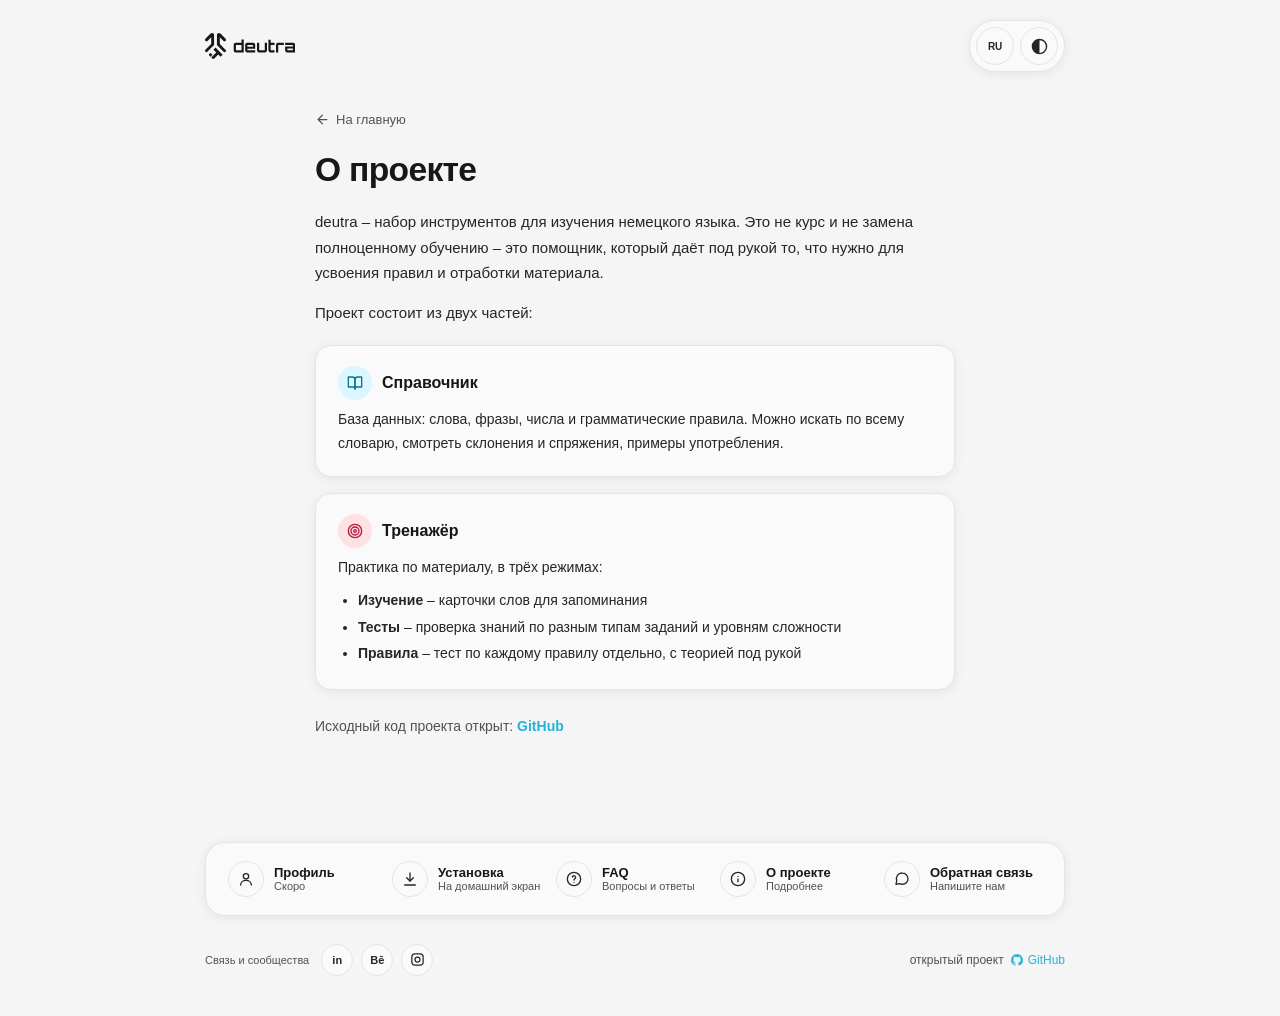
<file: about.html>
<!DOCTYPE html>
<html lang="ru">
<head>
<meta charset="UTF-8">
<meta name="viewport" content="width=device-width, initial-scale=1.0">
<title>О проекте – deutra</title>
<link rel="icon" href="icons/favicon.svg" type="image/svg+xml">
<link rel="apple-touch-icon" href="icons/apple-touch-icon.png">
<meta property="og:title" content="О проекте – deutra">
<meta property="og:description" content="Что такое deutra и из чего состоит проект">
<meta property="og:type" content="website">
<link rel="stylesheet" href="theme.css?v=20261020">
<script src="i18n/ru.js?v=20261020"></script>
<script src="i18n/en.js?v=20261020"></script>
<script src="i18n/i18n.js?v=20261020"></script>
<style>
html, body {
  margin: 0; padding: 0;
  background: var(--bg-body);
  color: var(--text-main);
  font-family: -apple-system, BlinkMacSystemFont, "Segoe UI", Roboto, sans-serif;
  min-height: 100vh;
}
body {
  display: flex;
  flex-direction: column;
  min-height: 100vh;
}

/* ─── Навбар (как на главной) ──────────────────────── */

/* ─── Контент ──────────────────────── */
.about-wrap {
  flex: 1;
  display: flex;
  justify-content: center;
  padding: 40px 20px 60px;
  box-sizing: border-box;
}
.about-container {
  max-width: 640px;
  width: 100%;
}
.about-back {
  display: inline-flex;
  align-items: center;
  gap: 6px;
  font-size: 13px;
  color: var(--text-muted);
  text-decoration: none;
  margin-bottom: 24px;
  transition: color 0.2s var(--ease-dt);
}
.about-back:hover { color: var(--text-main); }
.about-back svg { width: 15px; height: 15px; }

h1 {
  font-size: clamp(1.6rem, 4vw, 2.1rem);
  color: var(--text-title);
  margin: 0 0 20px;
  font-weight: 700;
  letter-spacing: -0.02em;
}
.about-container p {
  font-size: 15px;
  line-height: 1.7;
  color: var(--text-main);
  margin: 0 0 14px;
}

.about-parts {
  display: flex;
  flex-direction: column;
  gap: 16px;
  margin: 20px 0 28px;
}
.about-part {
  background: var(--bg-card);
  border: 1px solid var(--border-soft);
  border-radius: 16px;
  padding: 20px 22px;
  box-shadow: var(--shadow-card);
}
.about-part__title {
  display: flex;
  align-items: center;
  gap: 10px;
  font-size: 16px;
  font-weight: 700;
  color: var(--text-title);
  margin-bottom: 8px;
}
.about-part__icon {
  width: 34px;
  height: 34px;
  border-radius: 50%;
  display: inline-flex;
  align-items: center;
  justify-content: center;
  flex-shrink: 0;
}
.about-part__icon svg { width: 16px; height: 16px; }
.about-part.cheatsheet .about-part__icon { background: var(--cyan-100); color: var(--cyan-700); }
.about-part.trainer .about-part__icon { background: var(--red-100); color: var(--red-700); }
.about-part p { font-size: 14px; margin-bottom: 0; }
.about-part ul {
  margin: 10px 0 0;
  padding-left: 20px;
}
.about-part li {
  font-size: 14px;
  line-height: 1.6;
  color: var(--text-main);
  margin-bottom: 4px;
}

.about-github {
  font-size: 14px;
  color: var(--text-muted);
}
.about-github a {
  color: var(--accent);
  text-decoration: none;
  font-weight: 600;
  transition: filter 0.2s var(--ease-dt);
}
.about-github a:hover { filter: brightness(0.85); }
</style>
<script>
// 'auto' резолвим через системную настройку сразу же — theme.css больше не
// дублирует палитру в @media (prefers-color-scheme), класс нужен всегда явно.
(function() {
  var saved = localStorage.getItem('theme') || 'auto';
  var resolved = saved === 'auto'
    ? ((window.matchMedia && window.matchMedia('(prefers-color-scheme: dark)').matches) ? 'dark' : 'light')
    : saved;
  document.documentElement.classList.add('theme-' + resolved);
})();
</script>
</head>
<body>

<div class="dt-topnav">
  <a class="dt-topnav__brand" href="index.html">
    <svg class="dt-topnav__logo" viewBox="0 0 443.88 128" fill="currentColor" aria-hidden="true" focusable="false"><path d="M76.6,117.25l-11.09-11.19-19.7,19.81c-2.82,2.83-7.4,2.84-10.22.01l-5.09-5.09,24.83-24.97-13.71-13.84,10.16-10.26,35.02,35.33-10.2,10.2Z"/><path d="M36.99,106.87l-10.16,10.24-5.12-5.16c-2.79-2.81-2.79-7.35,0-10.16h0c2.82-2.85,7.42-2.85,10.24,0l5.04,5.08Z"/><path d="M44.83,10.13v49.53S12.34,92.42,12.34,92.42c-2.82,2.85-7.42,2.85-10.24,0h0c-2.79-2.81-2.79-7.35,0-10.16l28.36-28.6V20.51l-18.11,18.27c-2.82,2.85-7.42,2.85-10.24,0h0c-2.79-2.81-2.79-7.35,0-10.16L27.51,3c3.95-3.98,10.38-4,14.35-.04h0c1.9,1.9,2.97,4.48,2.97,7.16Z"/><path d="M61.72,2.96c3.97-3.96,10.4-3.95,14.35.04l25.42,25.63c2.79,2.81,2.79,7.35,0,10.16h0c-2.82,2.85-7.42,2.84-10.24,0l-18.11-18.27v33.14s28.36,28.6,28.36,28.6c2.79,2.81,2.79,7.35,0,10.16h0c-2.82,2.85-7.42,2.85-10.24,0l-32.49-32.76V10.13c0-2.69,1.07-5.27,2.97-7.16h0Z"/><path d="M147.05,94.69c-1.76-1.06-3.16-2.46-4.19-4.19-1.04-1.73-1.55-3.66-1.55-5.79v-25.49c0-2.12.52-4.05,1.55-5.79,1.03-1.73,2.42-3.13,4.15-4.19,1.73-1.06,3.69-1.59,5.87-1.59h26.91v-15.93h10.98v64.56h-37.9c-2.12,0-4.07-.53-5.83-1.59ZM153.38,85.3h25.4c.28,0,.52-.1.71-.29s.29-.43.29-.71v-24.65c0-.28-.1-.52-.29-.71-.2-.2-.43-.29-.71-.29h-25.4c-.28,0-.52.1-.71.29s-.29.43-.29.71v24.65c0,.28.1.52.29.71.2.2.43.29.71.29Z"/><path d="M203.56,94.69c-1.76-1.06-3.17-2.47-4.23-4.23-1.06-1.76-1.59-3.67-1.59-5.74v-25.49c0-2.12.53-4.05,1.59-5.79,1.06-1.73,2.47-3.13,4.23-4.19,1.76-1.06,3.67-1.59,5.74-1.59h26.24c2.12,0,4.07.52,5.83,1.55,1.76,1.04,3.16,2.43,4.19,4.19,1.03,1.76,1.55,3.7,1.55,5.83v18.28h-38.4v6.79c0,.28.1.52.29.71.2.2.43.29.71.29h37.39v10.98h-37.81c-2.07,0-3.98-.53-5.74-1.59ZM208.71,67.6h27.42v-7.96c0-.28-.1-.52-.29-.71-.2-.2-.43-.29-.71-.29h-25.4c-.28,0-.52.1-.71.29s-.29.43-.29.71v7.96Z"/><path d="M261.66,94.69c-1.76-1.06-3.16-2.47-4.19-4.23-1.04-1.76-1.55-3.67-1.55-5.74v-37.06h10.98v36.64c0,.28.1.52.29.71.19.2.43.29.71.29h25.4c.28,0,.52-.1.71-.29s.29-.43.29-.71v-36.64h10.98v37.06c0,2.07-.52,3.98-1.55,5.74-1.04,1.76-2.42,3.17-4.15,4.23-1.73,1.06-3.69,1.59-5.87,1.59h-26.24c-2.12,0-4.07-.53-5.83-1.59Z"/><path d="M318.12,94.69c-1.73-1.06-3.13-2.47-4.19-4.23s-1.59-3.67-1.59-5.74v-51.98h10.98v14.92h18.95v10.98h-18.95v25.66c0,.28.1.52.29.71.19.2.43.29.71.29h17.94v10.98h-18.36c-2.12,0-4.05-.53-5.79-1.59Z"/><path d="M349.56,96.28v-37.06c0-2.12.53-4.05,1.59-5.79,1.06-1.73,2.47-3.13,4.23-4.19,1.76-1.06,3.67-1.59,5.74-1.59h27v10.98h-26.58c-.28,0-.52.1-.71.29-.2.2-.29.43-.29.71v36.64h-10.98Z"/><path d="M406.07,96.28c-2.12,0-4.07-.53-5.83-1.59-1.76-1.06-3.16-2.47-4.19-4.23-1.04-1.76-1.55-3.67-1.55-5.74v-18.28h38.4v-6.79c0-.28-.1-.52-.29-.71-.2-.2-.43-.29-.71-.29h-37.39v-10.98h37.81c2.12,0,4.07.52,5.83,1.55,1.76,1.04,3.16,2.43,4.19,4.19,1.03,1.76,1.55,3.7,1.55,5.83v37.06h-37.81ZM406.49,85.3h26.41v-8.97h-27.42v7.96c0,.28.1.52.29.71.2.2.43.29.71.29Z"/></svg>
  </a>
  <div class="dt-nav">
    <button class="dt-icon-btn dt-icon-btn--text" id="lang-btn" onclick="cycleLang()" title="Сменить язык">RU</button>
    <button class="dt-icon-btn" id="theme-btn" onclick="cycleTheme()" title="Переключить тему">
      <span id="theme-icon-wrap"></span>
    </button>
  </div>
</div>

<div class="about-wrap">
  <div class="about-container">
    <a class="about-back" href="index.html">
      <svg viewBox="0 0 24 24" fill="none" stroke="currentColor" stroke-width="2" stroke-linecap="round" stroke-linejoin="round"><path d="M19 12H5M12 19l-7-7 7-7"/></svg>
      <span data-i18n="nav.back_home">На главную</span>
    </a>

    <h1 data-i18n="about.title">О проекте</h1>
    <p data-i18n="about.p1">deutra – набор инструментов для изучения немецкого языка. Это не курс и не замена полноценному обучению – это помощник, который даёт под рукой то, что нужно для усвоения правил и отработки материала.</p>
    <p data-i18n="about.p2">Проект состоит из двух частей:</p>

    <div class="about-parts">
      <div class="about-part cheatsheet">
        <div class="about-part__title">
          <span class="about-part__icon"><svg viewBox="0 0 24 24" fill="none" stroke="currentColor" stroke-width="2" stroke-linecap="round" stroke-linejoin="round"><path d="M2 3h6a4 4 0 0 1 4 4v14a3 3 0 0 0-3-3H2z"/><path d="M22 3h-6a4 4 0 0 0-4 4v14a3 3 0 0 1 3-3h7z"/></svg></span>
          <span data-i18n="card.cheatsheet.title">Справочник</span>
        </div>
        <p data-i18n="about.cheatsheet.desc">База данных: слова, фразы, числа и грамматические правила. Можно искать по всему словарю, смотреть склонения и спряжения, примеры употребления.</p>
      </div>

      <div class="about-part trainer">
        <div class="about-part__title">
          <span class="about-part__icon"><svg viewBox="0 0 24 24" fill="none" stroke="currentColor" stroke-width="2" stroke-linecap="round" stroke-linejoin="round"><circle cx="12" cy="12" r="10"/><circle cx="12" cy="12" r="6"/><circle cx="12" cy="12" r="2"/></svg></span>
          <span data-i18n="card.trainer.title">Тренажёр</span>
        </div>
        <p data-i18n="about.trainer.intro">Практика по материалу, в трёх режимах:</p>
        <ul>
          <li data-i18n="about.trainer.li_learn"><strong>Изучение</strong> – карточки слов для запоминания</li>
          <li data-i18n="about.trainer.li_test"><strong>Тесты</strong> – проверка знаний по разным типам заданий и уровням сложности</li>
          <li data-i18n="about.trainer.li_rules"><strong>Правила</strong> – тест по каждому правилу отдельно, с теорией под рукой</li>
        </ul>
      </div>
    </div>

    <div class="about-github">
      <span data-i18n="about.github_label">Исходный код проекта открыт:</span> <a href="https://github.com/r4-studio/deutsch-tools" target="_blank" rel="noopener">GitHub</a>
    </div>
  </div>
</div>

<script>
var THEME_ICONS = {
  auto: '<svg viewBox="0 0 24 24" fill="none" stroke="currentColor" stroke-width="2" stroke-linecap="round" stroke-linejoin="round"><circle cx="12" cy="12" r="10"/><path d="M12 2a10 10 0 0 0 0 20z" fill="currentColor" stroke="none"/></svg>',
  light: '<svg viewBox="0 0 24 24" fill="none" stroke="currentColor" stroke-width="2" stroke-linecap="round" stroke-linejoin="round"><circle cx="12" cy="12" r="4"/><path d="M12 2v2M12 20v2M4.93 4.93l1.41 1.41M17.66 17.66l1.41 1.41M2 12h2M20 12h2M6.34 17.66l-1.41 1.41M19.07 4.93l-1.41 1.41"/></svg>',
  dark: '<svg viewBox="0 0 24 24" fill="none" stroke="currentColor" stroke-width="2" stroke-linecap="round" stroke-linejoin="round"><path d="M21 12.79A9 9 0 1 1 11.21 3 7 7 0 0 0 21 12.79Z"/></svg>'
};
function applyThemeIcon(theme) {
  var el = document.getElementById('theme-icon-wrap');
  var btn = document.getElementById('theme-btn');
  if (el) el.innerHTML = THEME_ICONS[theme] || THEME_ICONS.auto;
  if (btn) btn.title = t('theme.prefix') + (theme === 'auto' ? t('theme.auto') : (theme === 'dark' ? t('theme.dark') : t('theme.light')));
}
function applyThemeClass(theme) {
  var html = document.documentElement;
  html.classList.remove('theme-light', 'theme-dark');
  var resolved = theme === 'auto'
    ? ((window.matchMedia && window.matchMedia('(prefers-color-scheme: dark)').matches) ? 'dark' : 'light')
    : theme;
  html.classList.add('theme-' + resolved);
}
function cycleTheme() {
  var saved = localStorage.getItem('theme') || 'auto';
  var next;
  if (saved === 'auto') next = 'light';
  else if (saved === 'light') next = 'dark';
  else next = 'auto';
  applyThemeClass(next);
  localStorage.setItem('theme', next);
  applyThemeIcon(next);
}
// Если выбран 'auto' и система меняет тему — перерисовываемся без перезагрузки
if (window.matchMedia) {
  window.matchMedia('(prefers-color-scheme: dark)').addEventListener('change', function() {
    if ((localStorage.getItem('theme') || 'auto') === 'auto') applyThemeClass('auto');
  });
}
applyThemeIcon(localStorage.getItem('theme') || 'auto');

window.onI18nApplied = function() {
  applyThemeIcon(localStorage.getItem('theme') || 'auto');
};
applyI18n();
</script>

<!-- Счётчик посещений GoatCounter. Без cookies и без записи в localStorage,
     поэтому баннера согласия не требует (§25 TDDDG к нему не применяется).
     Свои визиты исключаются командой в консоли: localStorage.setItem('skipgc','t') -->
<script data-goatcounter="https://r4studio.goatcounter.com/count"
        async src="//gc.zgo.at/count.js"></script>
<div id="dt-bottom"></div>
<script src="bottom.js?v=20261020"></script>
</body>
</html>
</file>
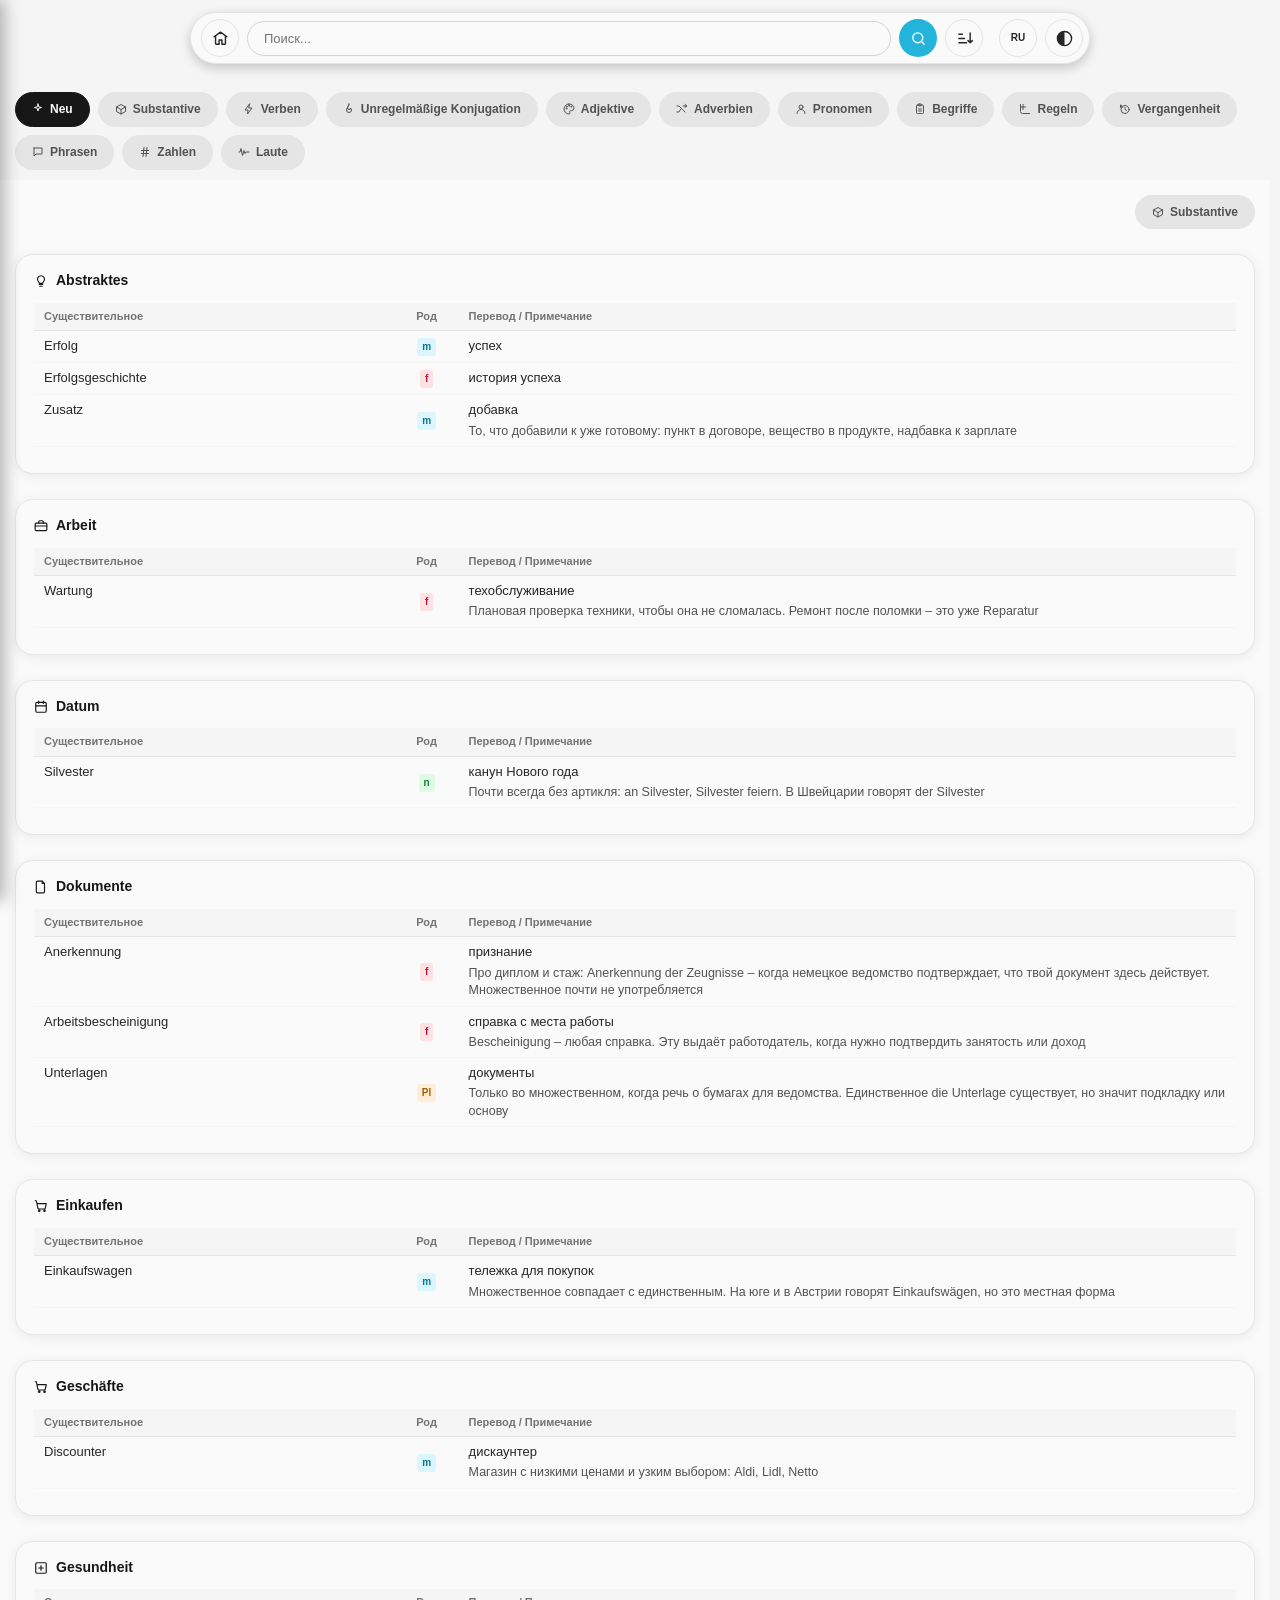
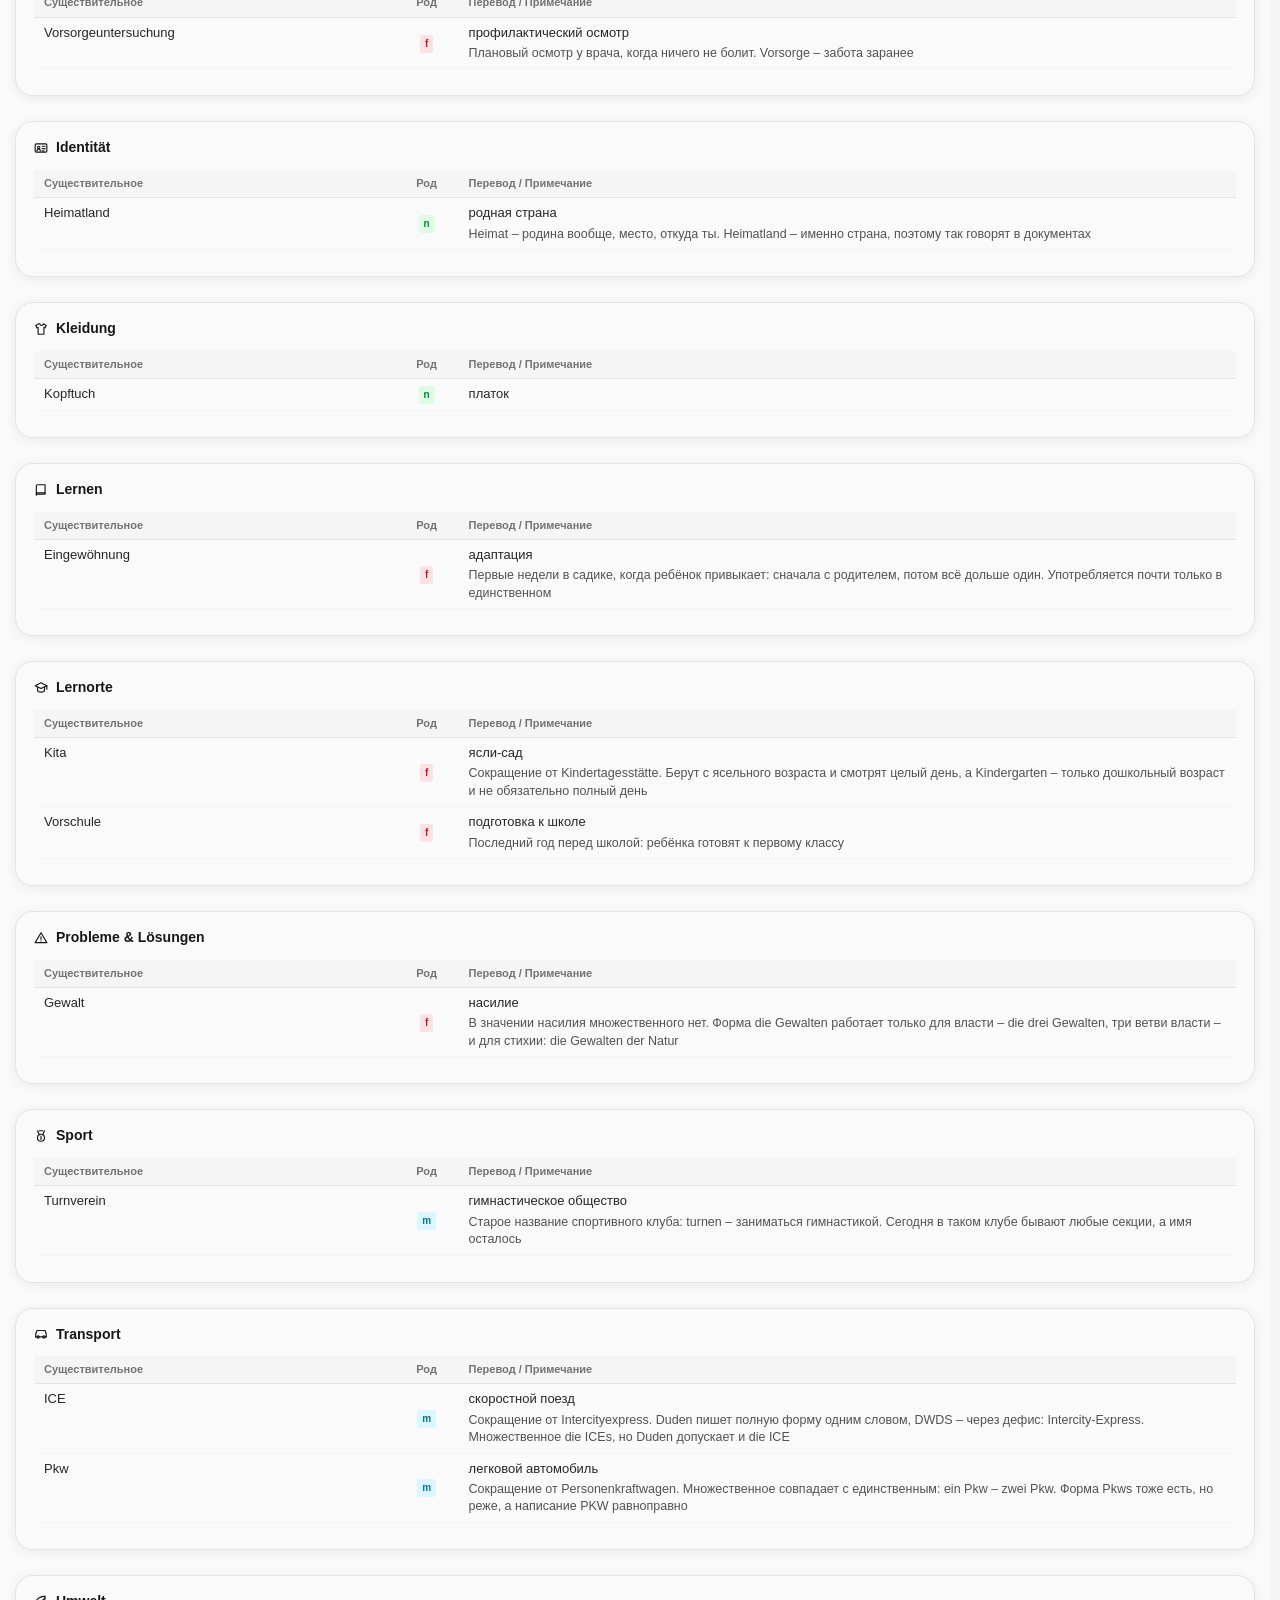
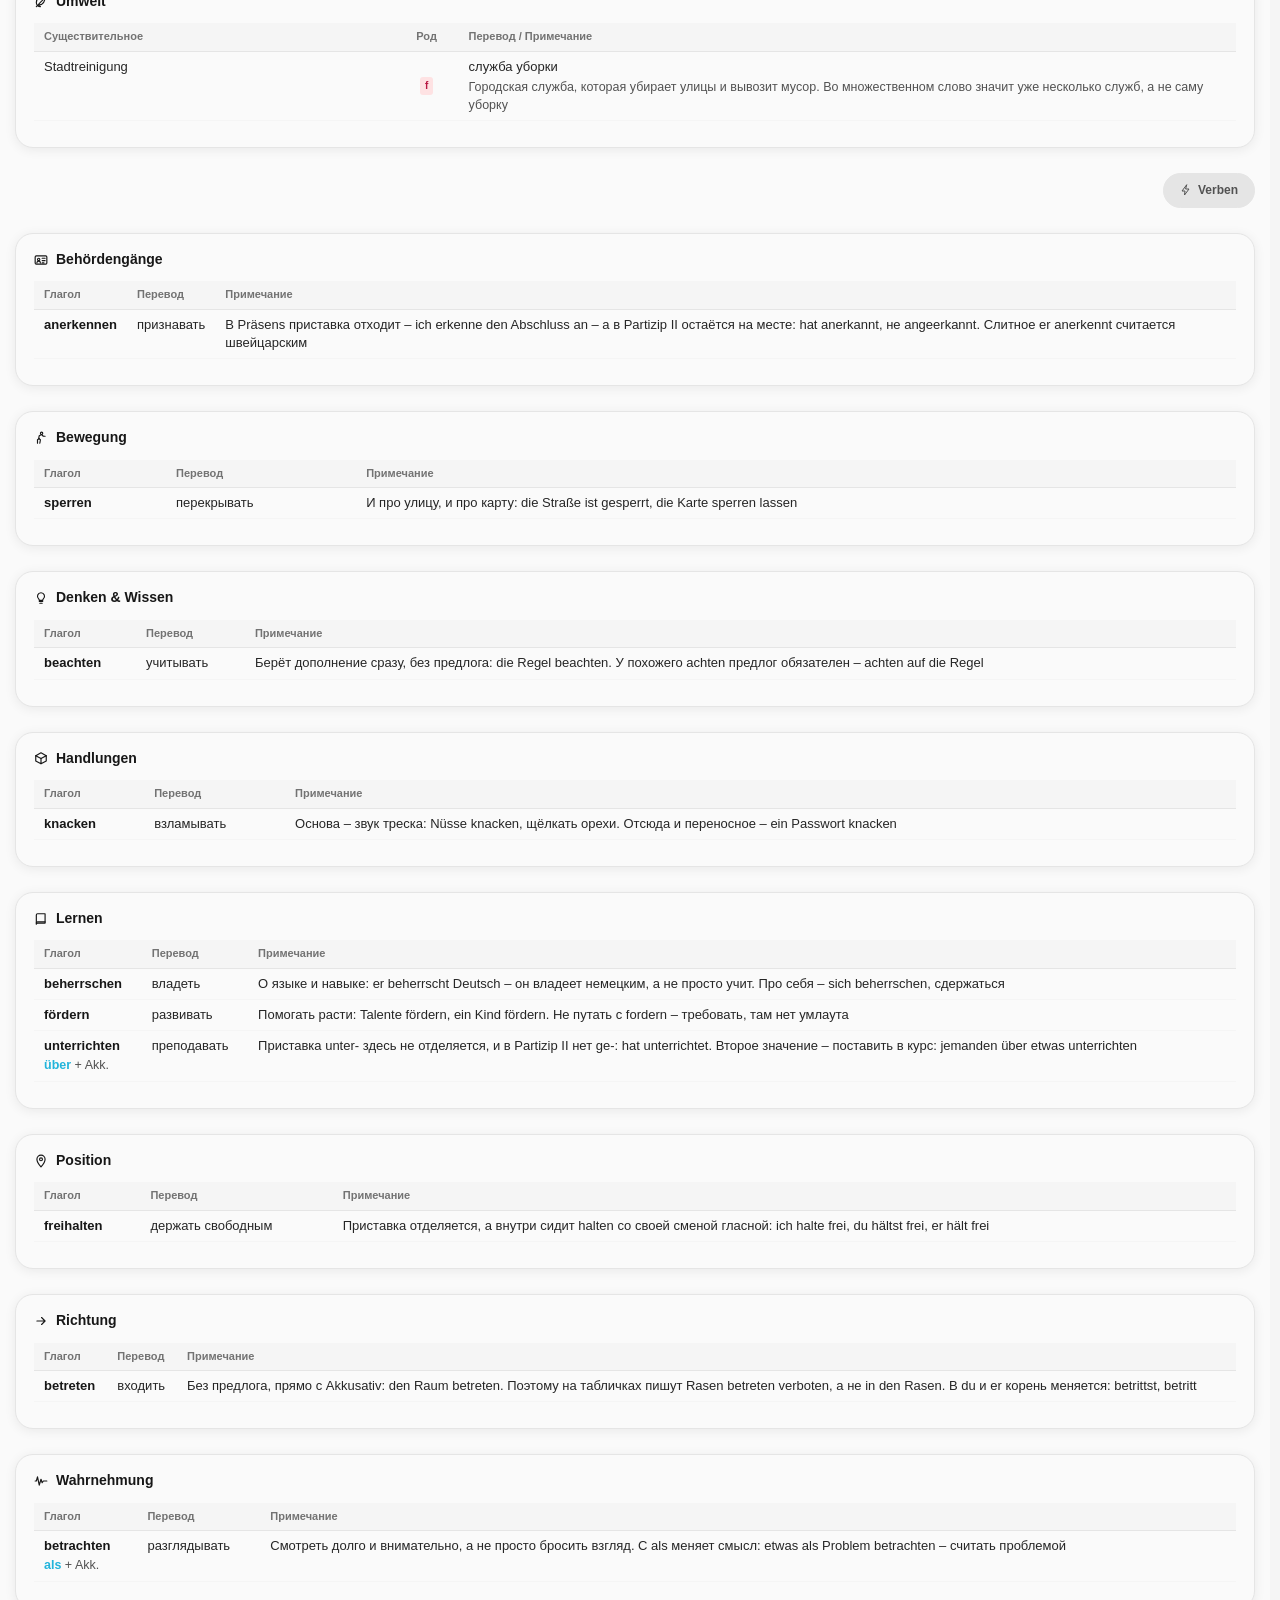
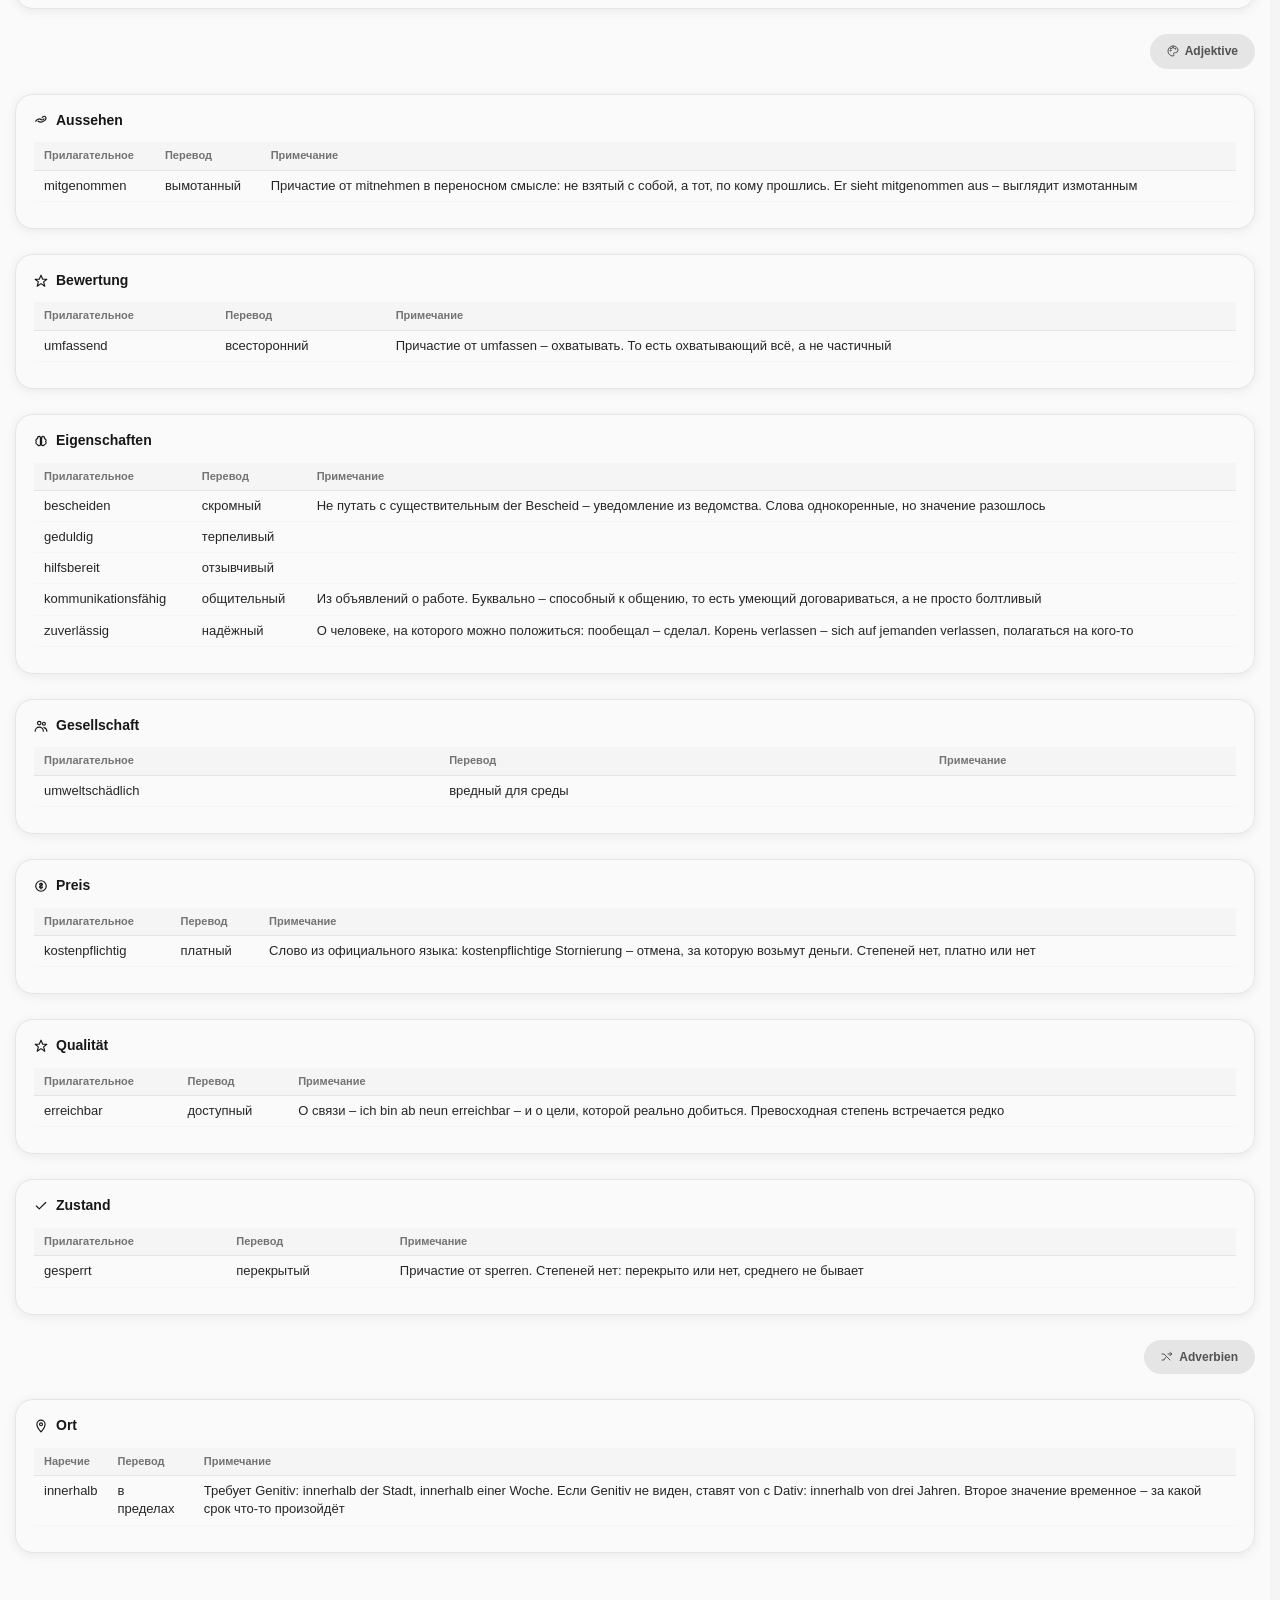
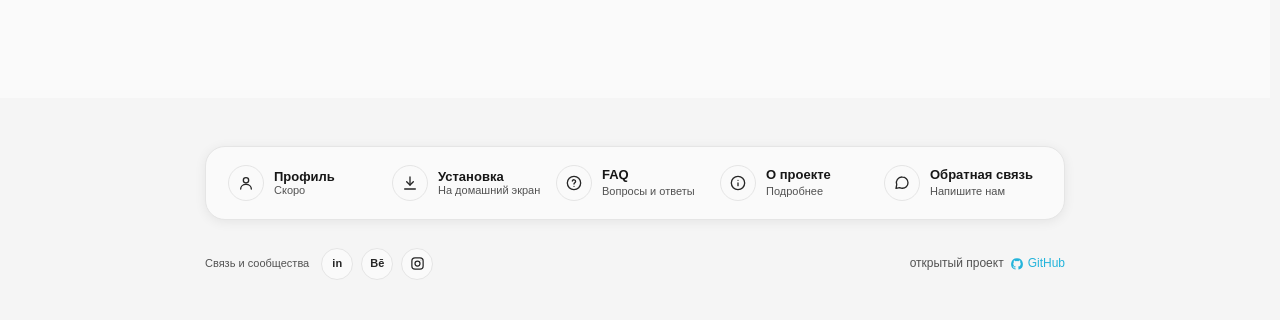
<file: cheatsheet.html>
<!DOCTYPE html>
<html lang="ru"><head><meta charset="UTF-8">
<meta name="viewport" content="width=device-width, initial-scale=1.0">
<title>Справочник – deutra</title>
<link rel="icon" href="icons/favicon.svg" type="image/svg+xml">
<link rel="apple-touch-icon" href="icons/apple-touch-icon.png">
<link rel="manifest" href="manifest.webmanifest">
<meta name="theme-color" media="(prefers-color-scheme: light)" content="#FAFAFA">
<meta name="theme-color" media="(prefers-color-scheme: dark)" content="#0E0E0E">
<meta property="og:title" content="Справочник – deutra">
<meta property="og:description" content="Интерактивный справочник по немецкому: слова, правила, произношение">
<meta property="og:type" content="website">
<link rel="stylesheet" href="theme.css?v=20261020">
<script src="i18n/ru.js?v=20261020"></script>
<script src="i18n/en.js?v=20261020"></script>
<script src="i18n/i18n.js?v=20261020"></script>
<style>
*{box-sizing:border-box;margin:0;padding:0}
body{font-family:sans-serif;font-size:13px;color:var(--text-main);line-height:1.4;background:var(--bg-body);overflow-x:hidden}
.tabs {
  display: flex;
  flex-wrap: wrap;
  gap: 8px;
  margin: 92px auto 0;
  padding: 0 15px;
  max-width: calc(var(--w-wide) + 30px);
}
.tab {
  display: inline-flex;
  align-items: center;
  gap: 6px;
  padding: 8px 16px;
  border-radius: 999px;
  cursor: pointer;
  font-size: 12px;
  font-weight: 600;
  color: var(--text-muted);
  border: 1px solid var(--border-soft);
  background: var(--bg-tab);
  white-space: nowrap;
  transition: background 0.2s var(--ease-dt), color 0.2s var(--ease-dt), border-color 0.2s var(--ease-dt), transform 0.15s var(--ease-dt);
}
.tab svg { flex-shrink: 0; }
.tab:active { transform: scale(0.95); }
.tab.active {
  background: var(--text-title);
  border-color: var(--text-title);
  color: var(--bg-card);
}
@media (max-width: 768px){
  .tabs{
    margin-top: 92px;
    flex-wrap: nowrap;
    overflow-x: auto;
    -webkit-overflow-scrolling: touch;
  }
  .tab{
    flex: 0 0 auto;
    font-size: 11px;
    padding: 8px 14px;
    touch-action: manipulation;
  }
}
.panel{display:none;padding:15px 15px 80px 15px;background:var(--bg-panel);}
.panel.active{display:block}
/* Фон панели по-прежнему во всю ширину, а содержимое держится в колонке.
   .section — прямые дети .panel, их создаёт renderSections() и соседи. */
.panel > .section {
  max-width: var(--w-wide);
  margin-left: auto;
  margin-right: auto;
}
.section{margin-bottom:25px}
.section-title{font-size:14px;font-weight:700;color:var(--text-title);margin-bottom:12px;display:flex;align-items:center;gap:8px}
/* Разделитель перед каждой группой на вкладке Neu (вставляет renderNew). Ведёт
   себя как .tab: по клику открывает вкладку группы (showFromSep). Нижний
   отступ равен .section{margin-bottom} — иначе ритм между карточками поедет.
   Ширина колонки — как у .panel > .section, чтобы плашка прижималась к краю
   карточек, а не окна. */
.section-sep {
  display: flex;
  justify-content: flex-end;
  max-width: var(--w-wide);
  margin: 0 auto 25px;
}
.section-sep__pill {
  display: inline-flex;
  align-items: center;
  gap: 6px;
  padding: 8px 16px;
  border-radius: 999px;
  font-size: 12px;
  font-weight: 600;
  color: var(--text-muted);
  border: 1px solid var(--border-soft);
  background: var(--bg-tab);
  white-space: nowrap;
  user-select: none;
  cursor: pointer;
  touch-action: manipulation;
  transition: color 0.2s var(--ease-dt), border-color 0.2s var(--ease-dt), transform 0.15s var(--ease-dt);
}
.section-sep__pill svg { flex-shrink: 0; }
.section-sep__pill:active { transform: scale(0.95); }
/* Hover навигации (табы и плашки) — как .dt-rule-peek в тренажёре: обводка и
   текст акцентом. Заливку --bg-row-hover не берём: в тёмной теме она совпадает
   с --bg-tab и hover не видно. Только там, где есть мышь, — на таче не залипает.
   Активный таб не трогаем: у него своя инверсная заливка. */
@media (hover: hover) {
  .tab:not(.active):hover,
  .section-sep__pill:hover {
    border-color: var(--accent);
    color: var(--accent);
  }
}
/* Секции, содержащие таблицу (списки слов) — оформляем карточкой, как на главной.
   :has() специально ограничивает эффект только табличными секциями — иначе
   .section с несколькими .rule-box внутри (вкладка Regeln) получил бы «карточку
   в карточке». */
.section:has(table) {
  background: var(--bg-card);
  border: 1px solid var(--border-soft);
  border-radius: 18px;
  box-shadow: var(--shadow-card);
  padding: 16px 18px;
}


table {
  width: 100%;
  border-collapse: collapse;
  margin-bottom: 10px;
  table-layout: fixed;
}

/* Ширины колонок задаются через классы; добавляются автоматически JS */
/* таблицы: ширина колонок по содержимому, padding 10px */
table.noun-table, table.vocab-table { table-layout: auto; width: 100%; }
.voc-de  { font-weight: 600; color: var(--text-title); }
.voc-gov { font-size: 12.5px; color: var(--text-muted); margin-top: 2px; line-height: 1.4; }
.voc-gov b { color: var(--accent); font-weight: 600; }
/* Второй слой в ячейке перевода: сам перевод сверху обычным текстом,
   разбор слова под ним приглушённым. Размер и цвет — как у .voc-gov,
   чтобы вторые строки во всём справочнике читались одинаково. */
.voc-note { font-size: 12.5px; color: var(--text-muted); margin-top: 3px; line-height: 1.4; }
/* На узком экране разбор слова убираем из таблицы — он остаётся в модалке,
   которая открывается тапом по строке. Таблица держит три колонки без
   горизонтального скролла. */
@media (max-width: 768px) {
  .voc-note, .th-note-part { display: none; }
}
/* Общая сетка для всех таблиц существительных: колонки не зависят от того,
   какие слова попали в топик, и род стоит на одной вертикали во всех секциях.
   При table-layout: auto это желаемая ширина — длинное слово её расширит,
   но не разорвётся. */
table.noun-table th:nth-child(1),
table.noun-table td:nth-child(1) { width: 30%; }
table.noun-table th:nth-child(2),
table.noun-table td:nth-child(2) {
  text-align: center;
  white-space: nowrap;
  width: 64px;
  box-sizing: border-box;
  padding-left: 14px;
  padding-right: 14px;
  vertical-align: middle;
}
/* Бейджи: зазор только МЕЖДУ соседними, не после последнего.
   Иначе у составного рода (m/f) пара слипается в «mf», а одиночный
   бейдж уезжает влево от центра на величину margin-right. */
table.noun-table td:nth-child(2) .badge { margin-right: 0; }
table.noun-table td:nth-child(2) .badge + .badge { margin-left: 4px; }

/* Бэйджи не должны разрываться, даже в узких ячейках */
.badge { white-space: nowrap; }

th{background:var(--bg-th);padding:6px 10px;text-align:left;font-size:11px;color:var(--text-th);border-bottom:1px solid var(--border-soft)}
td{padding:6px 10px;border-bottom:1px solid var(--border-row);vertical-align:top}
tr:hover td{background:var(--bg-row-hover)}
.badge{display:inline-block;font-size:10px;padding:2px 5px;border-radius:3px;font-weight:bold;margin-right:5px}
.m{background:var(--badge-m-bg);color:var(--badge-m-fg)} .f{background:var(--badge-f-bg);color:var(--badge-f-fg)} .n{background:var(--badge-n-bg);color:var(--badge-n-fg)} .pl{background:var(--badge-pl-bg);color:var(--badge-pl-fg)}
.rule-box{background:var(--bg-rule-box);padding:14px 16px;border-radius:14px;margin-bottom:15px;border-left:4px solid var(--accent);box-shadow:var(--shadow-card)}
.warning{background:var(--bg-warning);border-left:4px solid var(--warning-border);padding:10px 14px;margin:10px 0;font-size:12px;border-radius:10px}
.grid-2{display:grid;grid-template-columns:1fr 1fr;gap:15px}
@media(max-width:768px){.grid-2{grid-template-columns:1fr}}
#searchInput{
  flex:1;
  padding:9px 16px;
  font-size:13px;
  border-radius:999px;
  border:1px solid var(--border-input);
  background:var(--bg-panel);
  color:var(--text-main);
}
#searchBtn {
  transition: transform 0.15s var(--ease-dt), filter 0.15s var(--ease-dt);
}
/* кнопка поиска — круглая иконка-лупа, геометрия как у .sort-btn и .theme-toggle */
.search-btn {
  width: 38px; height: 38px; flex-shrink: 0; padding: 0;
  border: none; border-radius: 50%;
  background: var(--accent); color: var(--on-color);
  cursor: pointer;
  display: inline-flex; align-items: center; justify-content: center;
}
.search-btn svg { width: 17px; height: 17px; }
#searchBtn:active { transform: scale(0.96); }
@media (hover: hover) {
  #searchBtn:hover { filter: brightness(1.08); }
}
@media (max-width: 768px){
  td, th{
    font-size: 11px;
    padding:6px;
  }
}@media (max-width: 768px){
  .panel{
    padding:10px;
  }

  .section-title{
    font-size:13px;
  }

  body{
    font-size:12px;
  }
}
.panel.active::after {
  content: '';
  display: block;
  height: 40px;
}
.search-bar {
  position: fixed;
  top: 12px;
  left: 12px;
  right: 12px;
  max-width: var(--w-content);
  margin: 0 auto;
  background: var(--bg-card);
  z-index: 1000;
  border-radius: 999px;
  border: 1px solid var(--border-soft);
  box-shadow: var(--shadow-bar);
  transition: transform 0.3s var(--ease-dt);
}
.search-bar-inner {
  display: flex;
  align-items: center;
  gap: 8px;
  padding: 6px 6px 6px 10px;
  min-width: 0;
}
.search-bar-inner input {
  flex: 1;
  min-width: 0;
}

.sort-btn {
  width: 38px; height: 38px; flex-shrink: 0; padding: 0;
  border-radius: 50%;
  border: 1px solid var(--border-soft);
  background: var(--bg-panel); color: var(--text-main);
  cursor: pointer;
  display: inline-flex; align-items: center; justify-content: center;
  transition: background 0.2s var(--ease-dt), transform 0.15s var(--ease-dt);
}
.sort-btn-icon { display: inline-flex; }
.sort-btn-icon svg { width: 17px; height: 17px; display: block; }
.sort-btn:hover { background: var(--bg-row-hover); }
.sort-btn:active { transform: scale(0.92); }

/* ─── Выпадающий список режимов сортировки ──────────── */
.sort-dropdown {
  position: fixed;
  background: var(--bg-panel);
  border: 1px solid var(--border-soft);
  border-radius: 10px;
  box-shadow: var(--shadow-bar);
  z-index: 1001;
  min-width: 190px;
  padding: 4px;
  display: none;
}
.sort-dropdown.open { display: block; }
.sort-option {
  display: flex; align-items: center; gap: 10px;
  padding: 9px 10px;
  border-radius: 6px;
  font-size: 13px;
  color: var(--text-main);
  cursor: pointer;
  white-space: nowrap;
}
.sort-option-icon { display: inline-flex; width: 16px; height: 16px; flex-shrink: 0; }
.sort-option-icon svg { width: 16px; height: 16px; display: block; }
.sort-option-label { flex: 1; }
.sort-option:hover { background: var(--bg-row-hover); }
.sort-option.active { color: var(--accent); font-weight: 600; }
.sort-option .sort-check { width: 14px; height: 14px; flex-shrink: 0; visibility: hidden; }
.sort-option.active .sort-check { visibility: visible; }

/* ─── Дропдаун результатов поиска ──────────── */
.search-dropdown {
  position: fixed;
  top: 56px;
  left: 10px;
  right: 10px;
  max-width: 600px;
  margin: 0 auto;
  background: var(--bg-panel);
  border: 1px solid var(--border-soft);
  border-radius: 8px;
  box-shadow: var(--shadow-bar);
  z-index: 999;
  max-height: 60vh;
  overflow-y: auto;
  display: none;
}
.search-dropdown.open { display: block; }
.search-result {
  padding: 10px 14px;
  border-bottom: 1px solid var(--border-row);
  cursor: pointer;
  font-size: 13px;
  color: var(--text-main);
  display: flex;
  align-items: baseline;
  gap: 8px;
  line-height: 1.4;
}
.search-result:last-child { border-bottom: none; }
.search-result:hover,
.search-result.focused { background: var(--bg-row-hover); }
.search-result .sr-icon { flex-shrink: 0; display: inline-flex; }
.search-result .sr-icon svg { width: 14px; height: 14px; display: block; }
.search-result .sr-kind {
  font-size: 11px;
  color: var(--text-th);
  text-transform: lowercase;
  flex-shrink: 0;
}
.search-result .sr-primary { font-weight: 600; color: var(--text-title); }
.search-result .sr-secondary { color: var(--text-muted); }
.search-more {
  padding: 8px 14px;
  font-size: 12px;
  color: var(--text-muted);
  text-align: center;
  background: var(--bg-th);
  border-top: 1px solid var(--border-soft);
}
@media (max-width: 768px) {
  .search-dropdown {
    left: 6px;
    right: 6px;
    top: 56px;
    max-height: calc(100vh - 80px);
    max-height: calc(100dvh - 80px);
  }
  .search-result { font-size: 12px; padding: 8px 12px; }
}

/* Подсветка карточки после перехода по результату */
.search-flash {
  animation: searchFlash 3s ease-out;
  outline: 2px solid var(--accent);
  outline-offset: 2px;
  border-radius: 4px;
}
@keyframes searchFlash {
  0% { background: var(--bg-highlight); }
  100% { background: transparent; }
}

.conj-table{width:auto;min-width:180px}
.conj-table td{padding:5px 10px;border-bottom:1px solid var(--border-row)}
.conj-table td:first-child{color:var(--text-th);font-size:11px;width:80px}
.conj-table td:last-child{font-weight:600}
.three-col{display:grid;grid-template-columns:repeat(3,1fr);gap:15px}
.two-col{display:grid;grid-template-columns:1fr 1fr;gap:15px}
@media(max-width:768px){.three-col{grid-template-columns:1fr}.two-col{grid-template-columns:1fr}}
#csb-icon { display: none !important; }

/* Кнопки-иконки в шапке (тема / на главную / бургер) — единый круглый стиль */
.theme-toggle,
.home-btn,
.burger-btn {
  width: 38px;
  height: 38px;
  flex-shrink: 0;
  padding: 0;
  border-radius: 50%;
  background: var(--bg-panel);
  color: var(--text-main);
  border: 1px solid var(--border-soft);
  cursor: pointer;
  user-select: none;
  text-align: center;
  text-decoration: none;
  display: inline-flex;
  align-items: center;
  justify-content: center;
  line-height: 1;
  transition: background 0.2s var(--ease-dt), transform 0.15s var(--ease-dt);
}
.theme-toggle svg, .home-btn svg, .burger-btn svg { width: 17px; height: 17px; display: block; }
.theme-toggle:hover, .home-btn:hover, .burger-btn:hover { background: var(--bg-row-hover); }
.theme-toggle:active, .home-btn:active, .burger-btn:active { transform: scale(0.92); }

/* ===== Бургер-меню (мобильное) ===== */
.burger-btn {
  display: none; /* На десктопе скрыт */
}

.menu-backdrop {
  display: none;
  position: fixed;
  top: 0; left: 0; right: 0; bottom: 0;
  background: rgba(0,0,0,0.5);
  z-index: 1500;
  opacity: 0;
  transition: opacity 0.25s;
}
.menu-backdrop.open {
  display: block;
  opacity: 1;
}

.side-menu {
  position: fixed;
  top: 0;
  left: 0;
  bottom: 0;
  width: 75%;
  max-width: 300px;
  background: var(--bg-panel);
  z-index: 2000;
  box-shadow: 4px 0 16px rgba(0,0,0,0.3);
  transform: translateX(-100%);
  transition: transform 0.25s ease;
  display: flex;
  flex-direction: column;
  overflow-y: auto;
  -webkit-overflow-scrolling: touch;
}
.side-menu.open { transform: translateX(0); }

.side-menu-header {
  padding: 14px 16px;
  font-weight: 700;
  font-size: 14px;
  color: var(--text-title);
  border-bottom: 1px solid var(--border-soft);
  display: flex;
  justify-content: space-between;
  align-items: center;
}
.side-menu-close {
  background: none;
  border: none;
  font-size: 22px;
  color: var(--text-muted);
  cursor: pointer;
  padding: 0 4px;
  line-height: 1;
}
.side-menu-item {
  padding: 14px 16px;
  font-size: 14px;
  color: var(--text-main);
  cursor: pointer;
  border-bottom: 1px solid var(--border-row);
  user-select: none;
}
.side-menu-item:hover, .side-menu-item:active {
  background: var(--bg-row-hover);
}
.side-menu-item.active {
  background: var(--bg-row-hover);
  color: var(--accent);
  font-weight: 600;
  border-left: 4px solid var(--accent);
  padding-left: 12px;
}

@media (max-width: 768px) {
  .burger-btn { display: inline-flex; }
  .tabs { display: none; }
  .panel { padding-top: 82px; }
  .search-bar-inner { gap: 6px; padding: 8px 6px; }
  .search-count-label { display: none; }
}
/* Клик по строке слова → модалка */
tr[data-vid], [data-vid].conj-card { cursor: pointer; }
[data-vid].conj-card:hover { box-shadow: var(--shadow-hover); transition: box-shadow 0.15s; }

.word-modal {
  position: fixed; inset: 0;
  background: var(--bg-overlay);
  display: none; align-items: center; justify-content: center;
  z-index: 1000; padding: 20px;
}
.word-modal.open { display: flex; }
.word-modal-card {
  background: var(--bg-card);
  border: 1px solid var(--border-soft);
  border-radius: 18px;
  box-shadow: var(--shadow-modal);
  max-width: 520px; width: 100%;
  max-height: 80vh; overflow-y: auto;
  padding: 28px 24px 20px;
  position: relative;
}
.word-modal-title {
  font-size: 26px; font-weight: 700;
  color: var(--text-title);
  margin-bottom: 4px;
}
.word-modal-subtitle {
  font-size: 16px; color: var(--text-muted);
  margin-bottom: 18px;
}
.word-modal-body { display: flex; flex-direction: column; }
.modal-row {
  display: flex; gap: 12px;
  padding: 8px 0;
  border-bottom: 1px solid var(--border-row);
  font-size: 14px;
}
.modal-row:last-child { border-bottom: none; }
.modal-label { flex: 0 0 140px; color: var(--text-muted); }
.modal-value { flex: 1; color: var(--text-main); word-break: break-word; }
.modal-value b { color: var(--accent); font-weight: 600; }
.modal-kasus { color: var(--text-muted); }
.word-modal-close {
  position: absolute; top: 8px; right: 8px;
  width: 36px; height: 36px;
  background: transparent; border: none;
  color: var(--text-muted); font-size: 26px;
  cursor: pointer; line-height: 1;
}
.word-modal-close:hover { color: var(--text-main); }
</style>
<script>
// Инициализация темы ДО рендера — чтобы не было вспышки светлой темы при загрузке
(function() {
  var saved = localStorage.getItem('theme') || 'auto';
  document.documentElement.classList.add('theme-' + saved);
})();
</script>
<script src="data.js?v=20261020"></script>
<script src="rule-render.js?v=20261020"></script>
<script>
// wordText(item) — перевод слова с учётом языка (мультиязычность, слой 2):
// en, если выбран английский и оно переведено (VOCAB.en из update_data.py/DeepL),
// иначе всегда ru. Безопасно для CONJUGATIONS/TERMS — там en нет, просто вернёт ru.
function wordText(item) {
  if (!item) return '';
  var lang = (typeof getLang === 'function') ? getLang() : 'ru';
  if (lang === 'en' && window.I18N_CONTENT_EN && item.en) return item.en;
  return item.ru != null ? item.ru : '';
}
// wordField(item, 'note', 'noteEn') — как wordText(), но для произвольной пары
// полей (RULES.title/titleEn, .content_md/content_md_en, .note/noteEn;
// SOUNDS.pronunciation/pronunciationEn и т.д.), которых у update_data.py/DeepL
// может не быть переведено (новое поле, ключ ещё не прогоняли) — тогда просто ru.
function wordField(item, field, enField) {
  if (!item) return '';
  var lang = (typeof getLang === 'function') ? getLang() : 'ru';
  if (lang === 'en' && window.I18N_CONTENT_EN && item[enField]) return item[enField];
  return item[field] != null ? item[field] : '';
}
</script>
</head><body>
  <div class="search-bar">
  <div class="search-bar-inner">
  <a href="index.html" class="home-btn" data-i18n-title="nav.back_home" title="На главную"><svg viewBox="0 0 24 24" fill="none" stroke="currentColor" stroke-width="2" stroke-linecap="round" stroke-linejoin="round"><path d="M3 9.5 12 3l9 6.5"/><path d="M5 8v11a1 1 0 0 0 1 1h4v-6h4v6h4a1 1 0 0 0 1-1V8"/></svg></a>
  <button class="burger-btn" onclick="openMenu()" data-i18n-title="cheatsheet.menu_title" title="Меню"><svg viewBox="0 0 24 24" fill="none" stroke="currentColor" stroke-width="2" stroke-linecap="round" stroke-linejoin="round"><path d="M4 6h16M4 12h16M4 18h16"/></svg></button>
  <input type="text" id="searchInput" data-i18n-placeholder="cheatsheet.search_placeholder" placeholder="Поиск...">
  <button id="searchBtn" class="search-btn" data-i18n-title="cheatsheet.search_button" title="Найти"><svg viewBox="0 0 24 24" fill="none" stroke="currentColor" stroke-width="2" stroke-linecap="round" stroke-linejoin="round"><circle cx="11" cy="11" r="7"/><path d="M20 20l-3.5-3.5"/></svg></button>
  <button id="sortBtn" class="sort-btn" title="Сортировка">
    <span id="sortBtnIcon" class="sort-btn-icon">
      <svg viewBox="0 0 24 24" fill="none" stroke="currentColor" stroke-width="2" stroke-linecap="round" stroke-linejoin="round"><path d="M4 6h5M4 12h8M4 18h11"/><path d="M20 4v14M20 18l-3-3M20 18l3-3"/></svg>
    </span>
  </button>
  <span id="searchCount" class="search-count-label" style="font-size:12px;color:var(--text-muted);white-space:nowrap;"></span>
  <button class="theme-toggle" id="lang-btn" onclick="cycleLang()" style="font-size:10px;font-weight:700;" title="Сменить язык">RU</button>
  <button class="theme-toggle" id="themeToggle" onclick="cycleTheme()" title="Переключить тему"></button>
</div>
</div>

<!-- Дропдаун результатов поиска -->
<div class="search-dropdown" style="margin-top:30px" id="searchDropdown" role="listbox" data-i18n-aria="cheatsheet.search_results_aria" aria-label="Результаты поиска"></div>

<!-- Выпадающий список режимов сортировки -->
<div class="sort-dropdown" id="sortDropdown" role="listbox" data-i18n-aria="cheatsheet.sort_title" aria-label="Сортировка"></div>

<!-- Backdrop (затемнение фона) -->
<div class="menu-backdrop" id="menuBackdrop" onclick="closeMenu()"></div>

<!-- Выезжающее меню -->
<div class="side-menu" id="sideMenu">
  <div class="side-menu-header">
    <span data-i18n="cheatsheet.sections_label">Разделы</span>
    <button class="side-menu-close" onclick="closeMenu()" data-i18n-aria="cheatsheet.menu_close" aria-label="Закрыть">×</button>
  </div>
  <div id="sideMenuItems"></div>
</div>
<div class="tabs" id="tabsRow" style="margin-bottom:10px" ></div>
<script>
// topicTitleHtml(topic) — иконка + подпись для domen:group из TOPIC_TITLES ({icon,label})
function topicTitleHtml(topic) {
  var t = typeof TOPIC_TITLES !== 'undefined' ? TOPIC_TITLES[topic] : null;
  if (!t) return escHtml(topic);
  return (t.icon ? ic(t.icon) + ' ' : '') + escHtml(t.label);
}
// Текст подписи темы без разметки — для сортировки секций.
// Сортируем по тому, что видно на экране (немецкая подпись), а не по ключу
// domen:group: people:family на экране выглядит как «Familie».
function topicLabel(topic) {
  var t = typeof TOPIC_TITLES !== 'undefined' ? TOPIC_TITLES[topic] : null;
  return (t && t.label) ? t.label : topic;
}
var TABS_CONFIG = [
  { id: 'new',     icon: 'sparkle',   label: 'Neu' },
  { id: 'nouns',   icon: 'box',       label: 'Substantive' },
  { id: 'verbs',   icon: 'bolt',      label: 'Verben' },
  { id: 'unregel', icon: 'flame',     label: 'Unregelmäßige Konjugation' },
  { id: 'adj',     icon: 'palette',   label: 'Adjektive' },
  { id: 'adv',     icon: 'shuffle',   label: 'Adverbien' },
  { id: 'mestoim', icon: 'user',      label: 'Pronomen' },
  { id: 'termin',  icon: 'clipboard', label: 'Begriffe' },
  { id: 'rules',   icon: 'ruleset',   label: 'Regeln' },
  { id: 'perfekt', icon: 'history',   label: 'Vergangenheit', tabsOnly: true },
  { id: 'phrases', icon: 'chat',      label: 'Phrasen' },
  { id: 'nums',    icon: 'hash',      label: 'Zahlen' },
  { id: 'sounds',  icon: 'waveform',  label: 'Laute' },
];
function renderTabsAndMenu() {
  var menuHtml = TABS_CONFIG.filter(function(t) { return !t.tabsOnly; }).map(function(t) {
    return '<div class="side-menu-item" data-tab="' + t.id + '" onclick="goTo(\'' + t.id + '\')">' + ic(t.icon) + ' ' + t.label + '</div>';
  }).join('');
  document.getElementById('sideMenuItems').innerHTML = menuHtml;
  var tabsHtml = TABS_CONFIG.map(function(t, i) {
    return '<div class="tab' + (i === 0 ? ' active' : '') + '" data-tab="' + t.id + '" onclick="show(\'' + t.id + '\')">' + ic(t.icon) + ' ' + t.label + '</div>';
  }).join('');
  document.getElementById('tabsRow').innerHTML = tabsHtml;
}
renderTabsAndMenu();

// Гидратация статичных .section-title[data-icon] после парсинга остального HTML
function hydrateIcons() {
  document.querySelectorAll('[data-icon]').forEach(function(el) {
    var svg = ic(el.dataset.icon);
    if (svg) el.insertAdjacentHTML('afterbegin', svg);
  });
}
document.addEventListener('DOMContentLoaded', hydrateIcons);
</script>

<!-- ЧИСЛА -->
<div class="panel" id="tab-nums">
<div class="section">
<div class="section-title">Цифры 0–12</div>
<table>
<tbody><tr><th>Цифра</th><th>Немецкий</th><th>Произношение</th></tr>
<tr><td>0</td><td>null</td><td>нуль</td></tr>
<tr><td>1</td><td>ein / eins</td><td>айн</td></tr>
<tr><td>2</td><td>zwei</td><td>цвай</td></tr>
<tr><td>3</td><td>drei</td><td>драй</td></tr>
<tr><td>4</td><td>vier</td><td>фир</td></tr>
<tr><td>5</td><td>fünf</td><td>фюнф</td></tr>
<tr><td>6</td><td>sechs</td><td>зэкс</td></tr>
<tr><td>7</td><td>sieben</td><td>зибэн</td></tr>
<tr><td>8</td><td>acht</td><td>ахт</td></tr>
<tr><td>9</td><td>neun</td><td>нойн</td></tr>
<tr><td>10</td><td>zehn</td><td>цэн</td></tr>
<tr><td>11</td><td>elf</td><td>эльф</td></tr>
<tr><td>12</td><td>zwölf</td><td>цвёльф</td></tr>
</tbody></table>
</div>
<div class="section">
<div class="section-title">Особые случаи</div>
<table>
<tbody><tr><th>Понятие</th><th>Немецкий</th><th>Пример / Примечание</th></tr>
<tr><td>13–19</td><td>…zehn</td><td>dreizehn, vierzehn…</td></tr>
<tr><td>Десятки (20, 30…)</td><td>…zig</td><td>zwanzig, dreißig…</td></tr>
<tr><td>30</td><td>dreißig</td><td>⚠ исключение, не dreißzig</td></tr>
<tr><td>Сотни</td><td>Hunderte</td><td>einhundert, zweihundert…</td></tr>
<tr><td>Тысячи</td><td>Tausende</td><td>eintausend…</td></tr>
<tr><td>Единственное число</td><td>Singular</td><td></td></tr>
<tr><td>Множественное число</td><td>Plural (Pl)</td><td></td></tr>
</tbody></table>
</div>
<div class="section">
<div class="section-title">Время</div>
<table>
<tbody><tr><th>Немецкий</th><th>Перевод</th><th>Примечание</th></tr>
<tr><td>viertel</td><td>четверть</td><td>viertel nach zwölf - четверть первого (12:15)</td></tr>
<tr><td>halb</td><td>половина</td><td>halb drei - половина третьего (2:30)</td></tr>
<tr><td>vor</td><td>до (во времени)</td><td>viertel vor - без четверти</td></tr>
<tr><td>nach</td><td>после (во времени)</td><td>viertel nach - четверть</td></tr>
<tr><td>am</td><td>используется для дней</td><td>am Montag</td></tr>
<tr><td>um</td><td>используется для времени</td><td>um 5 Uhr</td></tr>
</tbody></table>
</div>
</div>

<!-- ЗВУКИ -->
<div class="panel" id="tab-sounds">
<div class="section">
<div class="section-title">Особые буквосочетания</div>
<table>
<tbody><tr><th>Буква / сочетание</th><th>Читается как</th><th>Примечание</th></tr>
<tr><td>ei, ai</td><td>[ай]</td><td>ein, der Mai</td></tr>
<tr><td>au</td><td>[ау]</td><td>das Auto</td></tr>
<tr><td>ie</td><td>[и:]</td><td>sieben</td></tr>
<tr><td>eu, äu</td><td>[ой]</td><td>neun, heute, die Bäume (Plural)</td></tr>
<tr><td>ö</td><td>[ьо]</td><td>zwölf, hören</td></tr>
<tr><td>ü</td><td>[ьу]</td><td>fünf, die Küche</td></tr>
<tr><td>ä</td><td>[э]</td><td>der Käse</td></tr>
<tr><td>Sp- (начало слова)</td><td>[шп]</td><td>Sprechen → [Шпрэхэн]</td></tr>
<tr><td>St- (начало слова)</td><td>[шт]</td><td>Stuhl → [Штуль]</td></tr>
<tr><td>Sch</td><td>[ш]</td><td>die Schule</td></tr>
<tr><td>Tsch</td><td>[ч]</td><td>Tschüss!, deutsch</td></tr>
<tr><td>Ch после a, o, u, au</td><td>[х] - ach-Laut</td><td>machen, doch, Buch, auch</td></tr>
<tr><td>Ch после e, i, ei, ä, ö, ü</td><td>[хь] - ich-Laut</td><td>ich, nicht, sprechen, Küche</td></tr>
<tr><td>Ch в начале слова (греч./лат.)</td><td>[к]</td><td>Charakter, Chor, Chaos ⚠ Chemie → [хь]!</td></tr>
<tr><td>v, f, ph</td><td>[ф]</td><td>der Vater, die Firma, das Alphabet</td></tr>
<tr><td>v</td><td>[в]</td><td>в заимствованных словах (например, Vase, Video)</td></tr>
<tr><td>s</td><td>[з]</td><td>В начале слова перед гласной она читается как [з] (Sonne), а в конце или перед согласной - как [с]</td></tr></tbody></table></div>

</div>

<!-- ГЛАГОЛЫ -->
<div class="panel" id="tab-verbs">

<div class="section">
<div class="section-title" data-icon="bulb">Базовые / Общие</div>
<table><tbody>
<tr><th>Немецкий</th><th>Перевод</th><th>Примечание</th></tr>
<tr><td>machen</td><td>делать</td><td></td></tr>
<tr><td>wohnen</td><td>жить, проживать</td><td></td></tr>
<tr><td>heißen</td><td>зваться, называться</td><td></td></tr>
<tr><td>finden</td><td>находить</td><td></td></tr>
<tr><td>bleiben</td><td>оставаться</td><td>Unregelmäßig | Ich bleibe zu Hause – я остаюсь дома</td></tr>
<tr><td>fehlen</td><td>отсутствовать, не хватать</td><td></td></tr>
<tr><td>dauern</td><td>длиться</td><td></td></tr>
<tr><td>setzen</td><td>ставить, сажать</td><td>sich setzen = садиться | Setz dich! – Садись!</td></tr>
<tr><td>sitzen</td><td>сидеть</td><td></td></tr>
<tr><td>warten</td><td>ждать</td><td></td></tr>
<tr><td>waren</td><td>были</td><td>Präteritum от <b>sein</b>: wir/sie/Sie waren | подробнее: вкладка Правила</td></tr>
</tbody></table>
</div>

<div class="section">
<div class="section-title" data-icon="target">Modalverben и условные формы</div>
<table><tbody>
<tr><th>Немецкий</th><th>Перевод</th><th>Примечание</th></tr>
<tr><td>können</td><td>мочь, уметь</td><td>Modalverb, Unregelmäßig – см. вкладку Спряжение</td></tr>
<tr><td>müssen</td><td>должен, нужно</td><td>Modalverb, Unregelmäßig</td></tr>
<tr><td>wollen</td><td>хотеть</td><td>Modalverb, Unregelmäßig</td></tr>
<tr><td>möchten</td><td>хотел бы (вежливо)</td><td>Modalverb, вежливая форма</td></tr>
<tr><td>mögen</td><td>нравиться, любить</td><td>Modalverb</td></tr>
<tr><td>dürfen</td><td>иметь право / разрешено</td><td>Modalverb | Ich darf hier nicht rauchen.</td></tr>
<tr><td>hätte gern</td><td>хотел бы (вежливо)</td><td>⚠ готовая форма, не инфинитив: haben → hätte</td></tr>
<tr><td>würde + Infinitiv</td><td>бы / условное наклонение</td><td>⚠ готовая конструкция: werden → würde / würdest / würden</td></tr>
<tr><td>sollen</td><td>быть должным (кому-то/по чужой воле)</td><td>Modalverb | sollen – обязательство ИЗВНЕ (так сказали, так положено) | ≠ müssen (обязательство ИЗНУТРИ) | Du sollst nicht lügen – Не лги (тебе говорят)</td></tr>
</tbody></table>
</div>

<div class="section">
<div class="section-title" data-icon="bus">Движение / транспорт</div>
<table><tbody>
<tr><th>Немецкий</th><th>Перевод</th><th>Примечание</th></tr>
<tr><td>gehen</td><td>идти, ходить</td><td></td></tr>
<tr><td>kommen</td><td>приходить, приезжать</td><td></td></tr>
<tr><td>fahren</td><td>ехать (на транспорте)</td><td></td></tr>
<tr><td>fliegen</td><td>летать</td><td>Unregelmäßig в Perfekt: flog / geflogen</td></tr>
<tr><td>schwimmen</td><td>плавать</td><td>Unregelmäßig в Perfekt: schwamm / geschwommen</td></tr>
<tr><td>reisen</td><td>путешествовать</td><td></td></tr>
<tr><td>starten</td><td>взлетать / начинать</td><td></td></tr>
<tr><td>landen</td><td>приземляться</td><td></td></tr>
<tr><td>Fahrrad fahren</td><td>ехать на велосипеде</td><td></td></tr>
<tr><td>spazieren gehen</td><td>гулять, идти на прогулку</td><td>отделяемая: gehen | Ich gehe spazieren.</td></tr>
<tr><td>Gassi gehen</td><td>выгуливать собаку</td><td>разговорное | mit dem Hund Gassi gehen</td></tr>
<tr><td>joggen</td><td>бегать (трусцой)</td><td>Ich gehe joggen – я хожу на пробежку</td></tr>
<tr><td>abholen</td><td>забирать (кого-то/что-то)</td><td>отделяемая: ab- | Ich hole dich ab - Я тебя заберу</td></tr>
<tr><td>bringen</td><td>приносить (однонаправленно)</td><td>A→B: из точки A в точку B, сам не возвращается | Kannst du mir das Buch bringen?</td></tr>
<tr><td>holen</td><td>сходить и принести</td><td>A→B→A: уходишь, берёшь и возвращаешься | Ich hole dir Wasser - схожу, принесу воды</td></tr>
</tbody></table>
</div>

<div class="section">
<div class="section-title" data-icon="pan">Еда / готовка</div>
<table><tbody>
<tr><th>Немецкий</th><th>Перевод</th><th>Примечание</th></tr>
<tr><td>essen</td><td>есть, кушать</td><td>Unregelmäßig</td></tr>
<tr><td>trinken</td><td>пить</td><td></td></tr>
<tr><td>backen</td><td>печь</td><td></td></tr>
<tr><td>braten</td><td>жарить</td><td></td></tr>
<tr><td>schmecken</td><td>быть вкусным</td><td></td></tr>
<tr><td>probieren</td><td>пробовать</td><td></td></tr>
</tbody></table>
</div>

<div class="section">
<div class="section-title" data-icon="home">Дом / быт / покупки</div>
<table><tbody>
<tr><th>Немецкий</th><th>Перевод</th><th>Примечание</th></tr>
<tr><td>hinzufügen</td><td>добавлять</td><td>отделяемая: hinzu- | hin (туда) + zu (к) + fügen (присоединять) | Partizip II: hinzugefügt</td></tr>
<tr><td>einsortieren</td><td>рассортировать по местам</td><td>отделяемая: ein- (внутрь) | sortieren = сортировать | Partizip II: einsortiert</td></tr>
<tr><td>aufstehen</td><td>вставать</td><td>отделяемая: auf-</td></tr>
<tr><td>aufräumen</td><td>убираться</td><td>отделяемая: auf-</td></tr>
<tr><td>aufmachen</td><td>открывать</td><td>отделяемая: auf-</td></tr>
<tr><td>aufhängen</td><td>вешать</td><td>отделяемая: auf-</td></tr>
<tr><td>öffnen</td><td>открывать</td><td></td></tr>
<tr><td>schließen</td><td>закрывать</td><td></td></tr>
<tr><td>putzen</td><td>чистить, убирать</td><td></td></tr>
<tr><td>staubsaugen</td><td>пылесосить</td><td></td></tr>
<tr><td>decken</td><td>накрывать (стол)</td><td></td></tr>
<tr><td>einkaufen</td><td>ходить по магазинам</td><td>отделяемая: ein-</td></tr>
<tr><td>kaufen</td><td>покупать</td><td></td></tr>
<tr><td>bestellen</td><td>заказывать</td><td></td></tr>
<tr><td>bezahlen</td><td>оплачивать</td><td></td></tr>
<tr><td>bekommen</td><td>получать</td><td></td></tr>
<tr><td>kriegen</td><td>получать</td><td>разговорное = bekommen</td></tr>
<tr><td>nehmen</td><td>брать</td><td>Unregelmäßig: nimmst / nimmt</td></tr>
<tr><td>benutzen</td><td>использовать, пользоваться</td><td>Den Aufzug benutzen – пользоваться лифтом</td></tr>
<tr><td>abstellen</td><td>ставить / выключать</td><td>отделяемая: ab- | das Auto abstellen – припарковать | das Radio abstellen – выключить</td></tr>
<tr><td>rauchen</td><td>курить</td><td>das Rauchen ist verboten – курение запрещено</td></tr>
<tr><td>anfangen</td><td>начинать</td><td>отделяемая: an-</td></tr>
<tr><td>vorbereiten</td><td>подготавливать</td><td>отделяемая: vor-</td></tr>
<tr><td>schlafen</td><td>спать</td><td>Unregelmäßig</td></tr>
</tbody></table>
</div>

<div class="section">
<div class="section-title" data-icon="chat">Общение / эмоции</div>
<table><tbody>
<tr><th>Немецкий</th><th>Перевод</th><th>Примечание</th></tr>
<tr><td>passen</td><td>подходить</td><td>Das passt! – Подходит! / Норм! | прил.: passend – подходящий</td></tr>
<tr><td>sprechen</td><td>говорить</td><td>Unregelmäßig</td></tr>
<tr><td>fragen</td><td>спрашивать</td><td></td></tr>
<tr><td>buchstabieren</td><td>произносить по буквам</td><td></td></tr>
<tr><td>bedeuten</td><td>означать</td><td></td></tr>
<tr><td>duzen</td><td>обращаться на "ты"</td><td></td></tr>
<tr><td>wissen</td><td>знать (факт/информацию)</td><td>≠ kennen! Unregelmäßig: ich weiß / er weiß / wir wissen</td></tr>
<tr><td>kennen</td><td>знать (человека)</td><td>≠ wissen</td></tr>
<tr><td>denken</td><td>думать</td><td></td></tr>
<tr><td>lieben</td><td>любить</td><td></td></tr>
<tr><td>küssen</td><td>целовать</td><td></td></tr>
<tr><td>kennenlernen</td><td>познакомиться</td><td>отделяемая: kennen- | Ich lerne sie kennen</td></tr>
<tr><td>sich vorstellen</td><td>представляться</td><td>возвратный + отделяемая vor- | Ich stelle mich vor</td></tr>
<tr><td>sich wundern</td><td>удивляться</td><td>возвратный | Ich wundere mich – я удивляюсь | über + Akk: Ich wundere mich über das Wetter.</td></tr>
<tr><td>treffen</td><td>встречать / встречаться</td><td>Unregelmäßig</td></tr>
<tr><td>einladen</td><td>приглашать</td><td>отделяемая: ein-</td></tr>
<tr><td>schicken</td><td>отправлять</td><td>schickt - форма er/sie/es</td></tr>
<tr><td>vermissen</td><td>скучать, чувствовать отсутствие</td><td>об эмоции – когда не хватает человека или вещи | Ich vermisse dich – я скучаю по тебе | ≠ verlieren</td></tr>
<tr><td>verlieren</td><td>терять, потерять / проиграть</td><td>о предмете или игре | Ich habe meinen Schlüssel verloren. | ≠ vermissen</td></tr>
<tr><td>grenzen</td><td>граничить</td><td>от <b>die Grenze</b> | grenzen an + Akk – граничить с | Deutschland grenzt an Polen</td></tr>
<tr><td>verabreden</td><td>договариваться (о встрече)</td><td>обычно с кем-то – почти всегда возвратное: <b>sich verabreden</b></td></tr>
<tr><td>sich verabreden</td><td>условиться о встрече</td><td>возвратный | Ich verabrede mich mit Anna – Договариваюсь о встрече с Анной | sich + mit + Dat</td></tr>
</tbody></table>
</div>

<div class="section">
<div class="section-title" data-icon="book">Учёба / работа</div>
<table><tbody>
<tr><th>Немецкий</th><th>Перевод</th><th>Примечание</th></tr>
<tr><td>arbeiten</td><td>работать</td><td></td></tr>
<tr><td>am Computer arbeiten</td><td>работать за компьютером</td><td></td></tr>
<tr><td>schreiben</td><td>писать</td><td></td></tr>
<tr><td>lesen</td><td>читать</td><td>Unregelmäßig (e→ie) | Ich lese die Zeitung – я читаю газету</td></tr>
<tr><td>hören</td><td>слушать</td><td></td></tr>
<tr><td>wiederholen</td><td>повторять</td><td></td></tr>
<tr><td>verdienen</td><td>зарабатывать</td><td>Ich verdiene 2000 Euro im Monat.</td></tr>
<tr><td>besuchen</td><td>посещать</td><td></td></tr>
<tr><td>einen Termin ausmachen</td><td>договориться о встрече</td><td>= einen Termin vereinbaren</td></tr>
</tbody></table>
</div>

<div class="section">
<div class="section-title" data-icon="gamepad">Досуг / хобби</div>
<table><tbody>
<tr><th>Немецкий</th><th>Перевод</th><th>Примечание</th></tr>
<tr><td>spielen</td><td>играть</td><td></td></tr>
<tr><td>zocken</td><td>играть (в игры)</td><td>разговорное</td></tr>
<tr><td>malen</td><td>рисовать</td><td>живопись (краски) | ≠ zeichnen</td></tr>
<tr><td>zeichnen</td><td>рисовать, чертить</td><td>≠ malen (malen = живопись, zeichnen = карандаш/линии)</td></tr>
<tr><td>singen</td><td>петь</td><td></td></tr>
<tr><td>tanzen</td><td>танцевать</td><td></td></tr>
<tr><td>fotografieren</td><td>фотографировать</td><td></td></tr>
<tr><td>tätowieren</td><td>делать татуировку</td><td></td></tr>
<tr><td>sehen</td><td>смотреть, видеть</td><td>Unregelmäßig (e→ie) | Ich sehe fern – смотрю телевизор</td></tr>
<tr><td>gucken</td><td>смотреть, глядеть</td><td>разговорное, чаще на севере Германии</td></tr>
<tr><td>schauen</td><td>смотреть, глядеть</td><td>нейтральное, чаще на юге / в Австрии</td></tr>
<tr><td>surfen</td><td>сёрфить</td><td>два значения: im Internet surfen – сидеть в интернете | Wellenreiten / surfen – заниматься сёрфингом (спорт)</td></tr>
<tr><td>reiten</td><td>ездить верхом</td><td></td></tr>
<tr><td>organisieren</td><td>организовывать</td><td></td></tr>
<tr><td>zoomen</td><td>звонить по видео (зумить)</td><td></td></tr>
<tr><td>Sport treiben</td><td>заниматься спортом</td><td>устойчивое выражение | Ich treibe Sport – я занимаюсь спортом</td></tr>
<tr><td>Partys feiern</td><td>отмечать вечеринки</td><td></td></tr>
<tr><td>Shoppen</td><td>шопинг</td><td></td></tr>
<tr><td>Gitarre spielen</td><td>играть на гитаре</td><td>auch: Klavier/Geige spielen</td></tr>
<tr><td>werfen</td><td>бросать, кидать</td><td>Unregelmäßig (e→i): du wirfst, er wirft</td></tr>
<tr><td>fangen</td><td>ловить, поймать</td><td>Unregelmäßig (a→ä): du fängst, er fängt | ⚠ не путать с anfangen (начинать)</td></tr>
<tr><td>brausen</td><td>шуметь / мчаться / принимать душ</td><td>3 значения: 1) Wind braust – ветер шумит | 2) Auto braust – машина мчится | 3) sich brausen – принимать душ (= sich duschen)</td></tr>
</tbody></table>
</div>

<div class="section">
<div class="section-title" data-icon="cloud-rain">Безличные (погода и пр.)</div>
<table><tbody>
<tr><th>Немецкий</th><th>Перевод</th><th>Примечание</th></tr>
<tr><td>es hagelt</td><td>идёт град</td><td>безличный глагол | только с es | Es hagelt stark – идёт сильный град</td></tr>
</tbody></table>
</div>

</div>

<!-- СПРЯЖЕНИЕ UNREGELMÄSSIG -->
<div class="panel" id="tab-unregel">

<div class="section">
<div class="section-title">Спряжение неправильных глаголов</div>
<div class="three-col">

<div class="rule-box">
<h3>sein - быть</h3>
<table class="conj-table">
<tbody><tr><td>ich</td><td>bin</td></tr>
<tr><td>du</td><td>bist</td></tr>
<tr><td>er/sie/es</td><td>ist</td></tr>
<tr><td>wir</td><td>sind</td></tr>
<tr><td>ihr</td><td>seid</td></tr>
<tr><td>sie/Sie</td><td>sind</td></tr>
</tbody></table>
</div>

<div class="rule-box">
<h3>haben - иметь</h3>
<table class="conj-table">
<tbody><tr><td>ich</td><td>habe</td></tr>
<tr><td>du</td><td>hast</td></tr>
<tr><td>er/sie/es</td><td>hat</td></tr>
<tr><td>wir</td><td>haben</td></tr>
<tr><td>ihr</td><td>habt</td></tr>
<tr><td>sie/Sie</td><td>haben</td></tr>
</tbody></table>
</div>

<div class="rule-box">
<h3>können - мочь, уметь <span style="font-weight:400;font-size:12px;color:var(--text-muted)">(Modalverb)</span></h3>
<table class="conj-table">
<tbody><tr><td>ich</td><td>kann</td></tr>
<tr><td>du</td><td>kannst</td></tr>
<tr><td>er/sie/es</td><td>kann</td></tr>
<tr><td>wir</td><td>können</td></tr>
<tr><td>ihr</td><td>könnt</td></tr>
<tr><td>sie/Sie</td><td>können</td></tr>
</tbody></table>
</div>

<div class="rule-box">
<h3>müssen - должен, нужно <span style="font-weight:400;font-size:12px;color:var(--text-muted)">(Modalverb)</span></h3>
<table class="conj-table">
<tbody><tr><td>ich</td><td>muss</td></tr>
<tr><td>du</td><td>musst</td></tr>
<tr><td>er/sie/es</td><td>muss</td></tr>
<tr><td>wir</td><td>müssen</td></tr>
<tr><td>ihr</td><td>müsst</td></tr>
<tr><td>sie/Sie</td><td>müssen</td></tr>
</tbody></table>
</div>

<div class="rule-box">
<h3>wollen - хотеть <span style="font-weight:400;font-size:12px;color:var(--text-muted)">(Modalverb)</span></h3>
<table class="conj-table">
<tbody><tr><td>ich</td><td>will</td></tr>
<tr><td>du</td><td>willst</td></tr>
<tr><td>er/sie/es</td><td>will</td></tr>
<tr><td>wir</td><td>wollen</td></tr>
<tr><td>ihr</td><td>wollt</td></tr>
<tr><td>sie/Sie</td><td>wollen</td></tr>
</tbody></table>
<p style="font-size:12px;margin-top:6px" data-icon="warning">ich/er одинаковые (will) | Infinitiv в конец → Ich <b>will</b> Deutsch <b>lernen</b>.</p>
</div>

<div class="rule-box">
<h3>möchten - хотел бы <span style="font-weight:400;font-size:12px;color:var(--text-muted)">(вежливая форма)</span></h3>
<table class="conj-table">
<tbody><tr><td>ich</td><td>möchte</td></tr>
<tr><td>du</td><td>möchtest</td></tr>
<tr><td>er/sie/es</td><td>möchte</td></tr>
<tr><td>wir</td><td>möchten</td></tr>
<tr><td>ihr</td><td>möchtet</td></tr>
<tr><td>sie/Sie</td><td>möchten</td></tr>
</tbody></table>
</div>

<div class="rule-box">
<h3>mögen - нравиться, любить <span style="font-weight:400;font-size:12px;color:var(--text-muted)">(Modalverb)</span></h3>
<table class="conj-table">
<tbody><tr><td>ich</td><td>mag</td></tr>
<tr><td>du</td><td>magst</td></tr>
<tr><td>er/sie/es</td><td>mag</td></tr>
<tr><td>wir</td><td>mögen</td></tr>
<tr><td>ihr</td><td>mögt</td></tr>
<tr><td>sie/Sie</td><td>mögen</td></tr>
</tbody></table>
</div>

<div class="rule-box">
<h3>dürfen - иметь право <span style="font-weight:400;font-size:12px;color:var(--text-muted)">(Modalverb)</span></h3>
<table class="conj-table">
<tbody>
<tr><td>ich</td><td>darf</td></tr>
<tr><td>du</td><td>darfst</td></tr>
<tr><td>er/sie/es/man</td><td>darf</td></tr>
<tr><td>wir</td><td>dürfen</td></tr>
<tr><td>ihr</td><td>dürft</td></tr>
<tr><td>sie/Sie</td><td>dürfen</td></tr>
</tbody>
</table>
<p style="font-size:12px;margin-top:6px" data-icon="warning">ich/er одинаковые (darf) | Infinitiv в конец → Ich <b>darf</b> hier nicht <b>rauchen</b>.</p>
</div>

<div class="rule-box">
<h3>nehmen - брать</h3>
<table class="conj-table">
<tbody><tr><td>ich</td><td>nehme</td></tr>
<tr><td>du</td><td>nimmst</td></tr>
<tr><td>er/sie/es</td><td>nimmt</td></tr>
<tr><td>wir</td><td>nehmen</td></tr>
<tr><td>ihr</td><td>nehmt</td></tr>
<tr><td>sie/Sie</td><td>nehmen</td></tr>
</tbody></table>
</div>

<div class="rule-box">
<h3>sprechen - говорить <span style="font-weight:400;font-size:12px;color:var(--text-muted)">(e→i в du/er)</span></h3>
<table class="conj-table">
<tbody><tr><td>ich</td><td>spreche</td></tr>
<tr><td>du</td><td>sprichst</td></tr>
<tr><td>er/sie/es</td><td>spricht</td></tr>
<tr><td>wir</td><td>sprechen</td></tr>
<tr><td>ihr</td><td>sprecht</td></tr>
<tr><td>sie/Sie</td><td>sprechen</td></tr>
</tbody></table>
</div>

<div class="rule-box">
<h3>schlafen - спать <span style="font-weight:400;font-size:12px;color:var(--text-muted)">(a→ä в du/er)</span></h3>
<table class="conj-table">
<tbody>
<tr><td>ich</td><td>schlafe</td></tr>
<tr><td>du</td><td>schläfst</td></tr>
<tr><td>er/sie/es</td><td>schläft</td></tr>
<tr><td>wir</td><td>schlafen</td></tr>
<tr><td>ihr</td><td>schlaft</td></tr>
<tr><td>sie/Sie</td><td>schlafen</td></tr>
</tbody>
</table>
</div>

<div class="rule-box">
<h3>essen - есть, кушать <span style="font-weight:400;font-size:12px;color:var(--text-muted)">(e→i в du/er)</span></h3>
<table class="conj-table">
<tbody>
<tr><td>ich</td><td>esse</td></tr>
<tr><td>du</td><td>isst</td></tr>
<tr><td>er/sie/es</td><td>isst</td></tr>
<tr><td>wir</td><td>essen</td></tr>
<tr><td>ihr</td><td>esst</td></tr>
<tr><td>sie/Sie</td><td>essen</td></tr>
</tbody>
</table>
</div>

<div class="rule-box">
<h3>sehen - смотреть / видеть <span style="font-weight:400;font-size:12px;color:var(--text-muted)">(e→ie в du/er)</span></h3>
<table class="conj-table">
<tbody>
<tr><td>ich</td><td>sehe</td></tr>
<tr><td>du</td><td>siehst</td></tr>
<tr><td>er/sie/es</td><td>sieht</td></tr>
<tr><td>wir</td><td>sehen</td></tr>
<tr><td>ihr</td><td>seht</td></tr>
<tr><td>sie/Sie</td><td>sehen</td></tr>
</tbody>
</table>
<p style="font-size:12px;margin-top:6px">Präteritum: <b>sah</b> | Partizip II: <b>gesehen</b> (с haben)</p>
</div>

<div class="rule-box">
<h3>lesen - читать <span style="font-weight:400;font-size:12px;color:var(--text-muted)">(e→ie в du/er)</span></h3>
<table class="conj-table">
<tbody>
<tr><td>ich</td><td>lese</td></tr>
<tr><td>du</td><td>liest</td></tr>
<tr><td>er/sie/es</td><td>liest</td></tr>
<tr><td>wir</td><td>lesen</td></tr>
<tr><td>ihr</td><td>lest</td></tr>
<tr><td>sie/Sie</td><td>lesen</td></tr>
</tbody>
</table>
<p style="font-size:12px;margin-top:6px">Präteritum: <b>las</b> | Partizip II: <b>gelesen</b> (с haben)</p>
</div>

<div class="rule-box">
<h3>werfen - бросать <span style="font-weight:400;font-size:12px;color:var(--text-muted)">(e→i в du/er)</span></h3>
<table class="conj-table">
<tbody>
<tr><td>ich</td><td>werfe</td></tr>
<tr><td>du</td><td>wirfst</td></tr>
<tr><td>er/sie/es</td><td>wirft</td></tr>
<tr><td>wir</td><td>werfen</td></tr>
<tr><td>ihr</td><td>werft</td></tr>
<tr><td>sie/Sie</td><td>werfen</td></tr>
</tbody>
</table>
<p style="font-size:12px;margin-top:6px">Präteritum: <b>warf</b> | Partizip II: <b>geworfen</b> (с haben)</p>
</div>

<div class="rule-box">
<h3>fangen - ловить <span style="font-weight:400;font-size:12px;color:var(--text-muted)">(a→ä в du/er)</span></h3>
<table class="conj-table">
<tbody>
<tr><td>ich</td><td>fange</td></tr>
<tr><td>du</td><td>fängst</td></tr>
<tr><td>er/sie/es</td><td>fängt</td></tr>
<tr><td>wir</td><td>fangen</td></tr>
<tr><td>ihr</td><td>fangt</td></tr>
<tr><td>sie/Sie</td><td>fangen</td></tr>
</tbody>
</table>
<p style="font-size:12px;margin-top:6px">Präteritum: <b>fing</b> | Partizip II: <b>gefangen</b> (с haben)</p>
</div>

<div class="rule-box">
<h3>treffen - встречать <span style="font-weight:400;font-size:12px;color:var(--text-muted)">(e→i в du/er)</span></h3>
<table class="conj-table">
<tbody>
<tr><td>ich</td><td>treffe</td></tr>
<tr><td>du</td><td>triffst</td></tr>
<tr><td>er/sie/es</td><td>trifft</td></tr>
<tr><td>wir</td><td>treffen</td></tr>
<tr><td>ihr</td><td>trefft</td></tr>
<tr><td>sie/Sie</td><td>treffen</td></tr>
</tbody>
</table>
</div>

<div class="rule-box">
<h3>fliegen - летать <span style="font-weight:400;font-size:12px;color:var(--text-muted)">(Perfekt: flog / geflogen)</span></h3>
<table class="conj-table">
<tbody>
<tr><td>ich</td><td>fliege</td></tr>
<tr><td>du</td><td>fliegst</td></tr>
<tr><td>er/sie/es</td><td>fliegt</td></tr>
<tr><td>wir</td><td>fliegen</td></tr>
<tr><td>ihr</td><td>fliegt</td></tr>
<tr><td>sie/Sie</td><td>fliegen</td></tr>
</tbody>
</table>
</div>

<div class="rule-box">
<h3>schwimmen - плавать <span style="font-weight:400;font-size:12px;color:var(--text-muted)">(Perfekt: schwamm / geschwommen)</span></h3>
<table class="conj-table">
<tbody>
<tr><td>ich</td><td>schwimme</td></tr>
<tr><td>du</td><td>schwimmst</td></tr>
<tr><td>er/sie/es</td><td>schwimmt</td></tr>
<tr><td>wir</td><td>schwimmen</td></tr>
<tr><td>ihr</td><td>schwimmt</td></tr>
<tr><td>sie/Sie</td><td>schwimmen</td></tr>
</tbody>
</table>
</div>

<div class="rule-box">
<h3>bleiben - оставаться <span style="font-weight:400;font-size:12px;color:var(--text-muted)">(ei→ie в Partizip II)</span></h3>
<table class="conj-table">
<tbody>
<tr><td>ich</td><td>bleibe</td></tr>
<tr><td>du</td><td>bleibst</td></tr>
<tr><td>er/sie/es</td><td>bleibt</td></tr>
<tr><td>wir</td><td>bleiben</td></tr>
<tr><td>ihr</td><td>bleibt</td></tr>
<tr><td>sie/Sie</td><td>bleiben</td></tr>
</tbody>
</table>
<p style="font-size:12px;margin-top:6px">Präteritum: <b>blieb</b> | Partizip II: <b>geblieben</b> (с sein)</p>
</div>

<div class="rule-box">
<h3>verlieren - терять <span style="font-weight:400;font-size:12px;color:var(--text-muted)">(ie→o в Präteritum)</span></h3>
<table class="conj-table">
<tbody>
<tr><td>ich</td><td>verliere</td></tr>
<tr><td>du</td><td>verlierst</td></tr>
<tr><td>er/sie/es</td><td>verliert</td></tr>
<tr><td>wir</td><td>verlieren</td></tr>
<tr><td>ihr</td><td>verliert</td></tr>
<tr><td>sie/Sie</td><td>verlieren</td></tr>
</tbody>
</table>
<p style="font-size:12px;margin-top:6px">Präteritum: <b>verlor</b> | Partizip II: <b>verloren</b> (с haben)</p>
</div>

</div>
</div>

</div>

<!-- ПРОШЕДШЕЕ ВРЕМЯ -->
<div class="panel" id="tab-perfekt">
<!-- Контент рендерится JS из data.js -->
</div>

<!-- СУЩЕСТВИТЕЛЬНЫЕ -->
<div class="panel" id="tab-nouns">

<div class="section">
<div class="section-title" data-icon="user">Личные данные</div>
<table>
<tbody>
<tr><th>Немецкий</th><th>Артикль</th><th>Перевод</th></tr>
<tr><td>der Vorname</td><td><span class="badge m">m</span></td><td>имя</td></tr>
<tr><td>der Nachname / Familienname</td><td><span class="badge m">m</span></td><td>фамилия</td></tr>
<tr><td>die Postleitzahl</td><td><span class="badge f">f</span></td><td>почтовый индекс | сокр. PLZ, напр. 10115</td></tr>
<tr><td>die Straße</td><td><span class="badge f">f</span></td><td>улица</td></tr>
<tr><td>die Hausnummer</td><td><span class="badge f">f</span></td><td>номер дома</td></tr>
<tr><td>der Ort</td><td><span class="badge m">m</span></td><td>город / место</td></tr>
<tr><td>die Adresse</td><td><span class="badge f">f</span></td><td>адрес</td></tr>
<tr><td>das Telefon / die Handynummer</td><td><span class="badge n">n</span></td><td>телефон / номер телефона</td></tr>
<tr><td>die Muttersprache</td><td><span class="badge f">f</span></td><td>родной язык</td></tr>
<tr><td>der Beruf</td><td><span class="badge m">m</span></td><td>профессия</td></tr>
<tr><td>das Alter</td><td><span class="badge n">n</span></td><td>возраст</td></tr>
<tr><td>die Augenfarbe</td><td><span class="badge f">f</span></td><td>цвет глаз</td></tr>
<tr><td>die Lieblingsfarbe</td><td><span class="badge f">f</span></td><td>любимый цвет</td></tr>
<tr><td>das Lieblingsessen</td><td><span class="badge n">n</span></td><td>любимая еда</td></tr>
<tr><td>die Lieblingsstadt</td><td><span class="badge f">f</span></td><td>любимый город</td></tr>
<tr><td>der Familienstand</td><td><span class="badge m">m</span></td><td>семейное положение</td></tr>
<tr><td>der Kuss</td><td><span class="badge m">m</span></td><td>поцелуй</td></tr>
</tbody></table>
</div>

<div class="section">
<div class="section-title" data-icon="users">Семья</div>
<table><tbody>
<tr><th>Немецкий</th><th>Артикль</th><th>Перевод / Примечание</th></tr>
<tr><td>die Familie</td><td><span class="badge f">f</span></td><td>семья</td></tr>
<tr><td>die Eltern</td><td><span class="badge pl">Pl</span></td><td>родители</td></tr>
<tr><td>der Vater</td><td><span class="badge m">m</span></td><td>отец | Pl: die Väter</td></tr>
<tr><td>die Mutter</td><td><span class="badge f">f</span></td><td>мать | Pl: die Mütter</td></tr>
<tr><td>der Bruder</td><td><span class="badge m">m</span></td><td>брат | Pl: die Brüder</td></tr>
<tr><td>die Schwester</td><td><span class="badge f">f</span></td><td>сестра | Pl: die Schwestern</td></tr>
<tr><td>die Geschwister</td><td><span class="badge pl">Pl</span></td><td>братья и сёстры</td></tr>
<tr><td>der Sohn</td><td><span class="badge m">m</span></td><td>сын | Pl: die Söhne</td></tr>
<tr><td>die Tochter</td><td><span class="badge f">f</span></td><td>дочь | Pl: die Töchter</td></tr>
<tr><td>das Kind</td><td><span class="badge n">n</span></td><td>ребёнок | Pl: die Kinder</td></tr>
<tr><td>der Onkel</td><td><span class="badge m">m</span></td><td>дядя | Pl: die Onkel</td></tr>
<tr><td>die Tante</td><td><span class="badge f">f</span></td><td>тётя | Pl: die Tanten</td></tr>
<tr><td>der Großvater</td><td><span class="badge m">m</span></td><td>дедушка</td></tr>
<tr><td>die Großmutter</td><td><span class="badge f">f</span></td><td>бабушка</td></tr>
<tr><td>die Oma</td><td><span class="badge f">f</span></td><td>бабушка (разг.) | Pl: die Omas</td></tr>
<tr><td>die Großeltern</td><td><span class="badge pl">Pl</span></td><td>бабушка и дедушка</td></tr>
<tr><td>der Enkel</td><td><span class="badge m">m</span></td><td>внук | Pl: die Enkel</td></tr>
<tr><td>die Enkelin</td><td><span class="badge f">f</span></td><td>внучка | Pl: die Enkelinnen</td></tr>
<tr><td>der Ehemann</td><td><span class="badge m">m</span></td><td>муж | Pl: die Ehemänner</td></tr>
<tr><td>die Ehefrau</td><td><span class="badge f">f</span></td><td>жена | Pl: die Ehefrauen</td></tr>
<tr><td>der Mensch</td><td><span class="badge m">m</span></td><td>человек</td></tr>
<tr><td>der Freund</td><td><span class="badge m">m</span></td><td>друг / парень (партнёр) | ⚠ Das ist mein Freund = это мой парень; Das ist ein Freund von mir = просто друг</td></tr>
</tbody></table>
</div>

<div class="section">
<div class="section-title" data-icon="briefcase">Профессии</div>
<table>
<tbody>
<tr><th>Немецкий</th><th>Артикль</th><th>Перевод</th></tr>
<tr><td>der Elektriker / die Elektrikerin</td><td><span class="badge m">m</span> / <span class="badge f">f</span></td><td>электрик</td></tr>
<tr><td>der Student / die Studentin</td><td><span class="badge m">m</span> / <span class="badge f">f</span></td><td>студент / студентка</td></tr>
<tr><td>der Architekt / die Architektin</td><td><span class="badge m">m</span> / <span class="badge f">f</span></td><td>архитектор</td></tr>
<tr><td>der Schlachter</td><td><span class="badge m">m</span></td><td>мясник</td></tr>
<tr><td>der Imker</td><td><span class="badge m">m</span></td><td>пчеловод</td></tr>
<tr><td>der Tänzer / die Tänzerin</td><td><span class="badge m">m</span> / <span class="badge f">f</span></td><td>танцор / танцовщица</td></tr>
<tr><td>der Kellner / die Bedienung</td><td><span class="badge m">m</span> / <span class="badge f">f</span></td><td>официант / обслуживание</td></tr>
<tr><td>die Erzieherin</td><td><span class="badge f">f</span></td><td>воспитательница (в садике)</td></tr>
<tr><td>der Chef / die Chefin</td><td><span class="badge m">m</span> / <span class="badge f">f</span></td><td>начальник / шеф</td></tr>
</tbody></table>
</div>

<div class="section">
<div class="section-title" data-icon="calendar">Дни / Месяцы / Даты</div>
<table><tbody>
<tr><th>Немецкий</th><th>Артикль</th><th>Перевод / Примечание</th></tr>
<tr><td>der Montag</td><td><span class="badge m">m</span></td><td>понедельник | am Montag – в понедельник</td></tr>
<tr><td>der Dienstag</td><td><span class="badge m">m</span></td><td>вторник | am Dienstag</td></tr>
<tr><td>der Mittwoch</td><td><span class="badge m">m</span></td><td>среда | am Mittwoch</td></tr>
<tr><td>der Donnerstag</td><td><span class="badge m">m</span></td><td>четверг | am Donnerstag</td></tr>
<tr><td>der Freitag</td><td><span class="badge m">m</span></td><td>пятница | am Freitag</td></tr>
<tr><td>der Samstag</td><td><span class="badge m">m</span></td><td>суббота | am Samstag</td></tr>
<tr><td>der Sonntag</td><td><span class="badge m">m</span></td><td>воскресенье | am Sonntag</td></tr>
<tr><td>der Mai</td><td><span class="badge m">m</span></td><td>май | im Mai – в мае</td></tr>
<tr><td>der Termin</td><td><span class="badge m">m</span></td><td>встреча / запись | einen Termin ausmachen</td></tr>
<tr><td>der Geburtstag</td><td><span class="badge m">m</span></td><td>день рождения | Alles Gute zum Geburtstag!</td></tr>
<tr><td>die Hochzeit</td><td><span class="badge f">f</span></td><td>свадьба</td></tr>
<tr><td>die Woche</td><td><span class="badge f">f</span></td><td>неделя | Pl: die Wochen | diese Woche – на этой неделе | nächste Woche – на следующей</td></tr>
</tbody></table>
</div>

<div class="section">
<div class="section-title" data-icon="tv">ТВ / Медиа</div>
<table><tbody>
<tr><th>Немецкий</th><th>Артикль</th><th>Перевод / Примечание</th></tr>
<tr><td>der Film</td><td><span class="badge m">m</span></td><td>фильм</td></tr>
<tr><td>der Zeichentrickfilm</td><td><span class="badge m">m</span></td><td>рисованный мультфильм | Zeichnen + Trick + Film</td></tr>
<tr><td>der Puppentrickfilm</td><td><span class="badge m">m</span></td><td>кукольный мультфильм | Puppe = кукла</td></tr>
<tr><td>die Zeitung</td><td><span class="badge f">f</span></td><td>газета | Pl: die Zeitungen | Zeitung lesen – читать газету</td></tr>
<tr><td>der Fernsehabend</td><td><span class="badge m">m</span></td><td>вечер у телевизора | Fernseh + Abend</td></tr>
</tbody></table>
</div>

<div class="section">
<div class="section-title" data-icon="music">Музыка / Хобби</div>
<table><tbody>
<tr><th>Немецкий</th><th>Артикль</th><th>Перевод / Примечание</th></tr>
<tr><td>die Musik</td><td><span class="badge f">f</span></td><td>музыка</td></tr>
<tr><td>die Musikanlage</td><td><span class="badge f">f</span></td><td>музыкальный центр</td></tr>
<tr><td>die Band</td><td><span class="badge f">f</span></td><td>группа (муз.)</td></tr>
<tr><td>der Verein</td><td><span class="badge m">m</span></td><td>клуб / объединение</td></tr>
<tr><td>der Fußballverein</td><td><span class="badge m">m</span></td><td>футбольный клуб</td></tr>
<tr><td>die Disco</td><td><span class="badge f">f</span></td><td>дискотека</td></tr>
<tr><td>die gemeinsamen Aktivitäten</td><td><span class="badge pl">Pl</span></td><td>совместные занятия</td></tr>
</tbody></table>
</div>

<div class="section">
<div class="section-title" data-icon="wine">Заведения / Жильё / Поездки</div>
<table><tbody>
<tr><th>Немецкий</th><th>Артикль</th><th>Перевод / Примечание</th></tr>
<tr><td>die Kneipe</td><td><span class="badge f">f</span></td><td>пивная / бар / паб | разговорное</td></tr>
<tr><td>die Sportkneipe</td><td><span class="badge f">f</span></td><td>спорт-бар (где смотрят матчи) | Sport + Kneipe</td></tr>
<tr><td>der Reiseführer</td><td><span class="badge m">m</span></td><td>путеводитель / экскурсовод | Reise + Führer</td></tr>
<tr><td>der Eintritt</td><td><span class="badge m">m</span></td><td>вход / входная плата | Eintritt frei – вход бесплатный</td></tr>
<tr><td>der Rabatt</td><td><span class="badge m">m</span></td><td>скидка | 10% Rabatt – скидка 10%</td></tr>
<tr><td>der/die Jugendliche</td><td><span class="badge m">m</span> / <span class="badge f">f</span></td><td>подросток / молодой человек | Pl: die Jugendlichen | склоняется как прилагательное</td></tr>
</tbody></table>
</div>

<div class="section">
<div class="section-title" data-icon="paw">Животные / Природа</div>
<table><tbody>
<tr><th>Немецкий</th><th>Артикль</th><th>Перевод / Примечание</th></tr>
<tr><td>der Hund</td><td><span class="badge m">m</span></td><td>собака | Pl: die Hunde</td></tr>
<tr><td>die Katze</td><td><span class="badge f">f</span></td><td>кошка | Pl: die Katzen</td></tr>
<tr><td>die Maus</td><td><span class="badge f">f</span></td><td>мышь | Pl: die Mäuse</td></tr>
<tr><td>der Baum</td><td><span class="badge m">m</span></td><td>дерево | Pl: die Bäume</td></tr>
<tr><td>der Sommer</td><td><span class="badge m">m</span></td><td>лето | im Sommer – летом</td></tr>
<tr><td>das Meer</td><td><span class="badge n">n</span></td><td>море | ans Meer fahren – поехать к морю</td></tr>
<tr><td>die Natur</td><td><span class="badge f">f</span></td><td>природа</td></tr>
</tbody></table>
</div>

<div class="section">
<div class="section-title" data-icon="pencil">Письмо / Текст</div>
<table><tbody>
<tr><th>Немецкий</th><th>Артикль</th><th>Перевод / Примечание</th></tr>
<tr><td>der Satz</td><td><span class="badge m">m</span></td><td>предложение | Pl: die Sätze</td></tr>
<tr><td>das Wort</td><td><span class="badge n">n</span></td><td>слово | Pl: die Wörter</td></tr>
<tr><td>der Satzanfang</td><td><span class="badge m">m</span></td><td>начало предложения | с заглавной буквы</td></tr>
<tr><td>das Zeichen</td><td><span class="badge n">n</span></td><td>знак</td></tr>
<tr><td>das Fragezeichen</td><td><span class="badge n">n</span></td><td>вопросительный знак ?</td></tr>
<tr><td>das Komma</td><td><span class="badge n">n</span></td><td>запятая ,</td></tr>
<tr><td>der Tipp</td><td><span class="badge m">m</span></td><td>совет / подсказка</td></tr>
<tr><td>LG (Liebe Grüße)</td><td></td><td>с любовью / с приветом | конец письма/сообщения</td></tr>
</tbody></table>
</div>

<div class="section">
<div class="section-title" data-icon="laptop">Техника / Гаджеты</div>
<table>
<tbody>
<tr><th>Немецкий</th><th>Артикль</th><th>Перевод</th></tr>
<tr><td>das Handy</td><td><span class="badge n">n</span></td><td>мобильный телефон</td></tr>
<tr><td>das Tablet</td><td><span class="badge n">n</span></td><td>планшет</td></tr>
<tr><td>der Laptop</td><td><span class="badge m">m</span></td><td>ноутбук</td></tr>
<tr><td>der Kopfhörer</td><td><span class="badge m">m</span></td><td>наушники</td></tr>
<tr><td>das Kabel</td><td><span class="badge n">n</span></td><td>кабель</td></tr>
<tr><td>die Fernbedienung</td><td><span class="badge f">f</span></td><td>пульт</td></tr>
<tr><td>der Beamer</td><td><span class="badge m">m</span></td><td>проектор</td></tr>
<tr><td>die Gitarre</td><td><span class="badge f">f</span></td><td>гитара</td></tr>
</tbody></table>
</div>

<div class="section">
<div class="section-title" data-icon="car">Транспорт</div>
<table>
<tbody>
<tr><th>Немецкий</th><th>Артикль</th><th>Перевод</th></tr>
<tr><td>das Auto</td><td><span class="badge n">n</span></td><td>автомобиль</td></tr>
<tr><td>das Fahrrad</td><td><span class="badge n">n</span></td><td>велосипед</td></tr>
<tr><td>das Motorrad</td><td><span class="badge n">n</span></td><td>мотоцикл</td></tr>
<tr><td>der Flughafen</td><td><span class="badge m">m</span></td><td>аэропорт</td></tr>
<tr><td>der Rollstuhl</td><td><span class="badge m">m</span></td><td>инвалидное кресло</td></tr>
<tr><td>der Bus</td><td><span class="badge m">m</span></td><td>автобус | mit dem Bus fahren</td></tr>
<tr><td>die U-Bahn</td><td><span class="badge f">f</span></td><td>метро</td></tr>
<tr><td>die S-Bahn</td><td><span class="badge f">f</span></td><td>городская электричка</td></tr>
<tr><td>das Benzin</td><td><span class="badge n">n</span></td><td>бензин</td></tr>
<tr><td>der Fahrgast</td><td><span class="badge m">m</span></td><td>пассажир (общ. транспорт) | Fahr + Gast | Pl: die Fahrgäste – пассажиры</td></tr>
</tbody></table>
</div>

<div class="section">
<div class="section-title" data-icon="home">Дом / Уборка</div>
<table>
<tbody>
<tr><th>Немецкий</th><th>Артикль</th><th>Перевод</th></tr>
<tr><td>der Wasserkocher</td><td><span class="badge m">m</span></td><td>электрический чайник | Der Wasserkocher ist kaputt</td></tr>
<tr><td>der Wecker</td><td><span class="badge m">m</span></td><td>будильник</td></tr>
<tr><td>der Spiegel</td><td><span class="badge m">m</span></td><td>зеркало</td></tr>
<tr><td>der Eimer</td><td><span class="badge m">m</span></td><td>ведро</td></tr>
<tr><td>der Bodenwischer</td><td><span class="badge m">m</span></td><td>швабра</td></tr>
<tr><td>das Schloss</td><td><span class="badge n">n</span></td><td>замок</td></tr>
<tr><td>der Schlüssel</td><td><span class="badge m">m</span></td><td>ключ</td></tr>
<tr><td>die Freizeit</td><td><span class="badge f">f</span></td><td>свободное время, досуг</td></tr>
<tr><td>die Dehnung</td><td><span class="badge f">f</span></td><td>стретчинг / растяжка</td></tr>
<tr><td>das Dach</td><td><span class="badge n">n</span></td><td>крыша | произносится [дах] | Pl: die Dächer | ein Dach über dem Kopf – крыша над головой</td></tr>
</tbody></table>
</div>

<div class="section">
<div class="section-title" data-icon="bed">das Schlafzimmer</div>
<table><tbody>
<tr><th>Немецкий</th><th>Артикль</th><th>Перевод / Примечание</th></tr>
<tr><td>das Bett</td><td><span class="badge n">n</span></td><td>кровать</td></tr>
<tr><td>der Schrank</td><td><span class="badge m">m</span></td><td>шкаф</td></tr>
<tr><td>das Kissen</td><td><span class="badge n">n</span></td><td>подушка</td></tr>
<tr><td>der Nachttisch</td><td><span class="badge m">m</span></td><td>тумбочка</td></tr>
<tr><td>das Bild</td><td><span class="badge n">n</span></td><td>картина / фото</td></tr>
<tr><td>das Regal</td><td><span class="badge n">n</span></td><td>полка / стеллаж</td></tr>
<tr><td>der Blumentopf</td><td><span class="badge m">m</span></td><td>цветочный горшок</td></tr>
<tr><td>die Heizung</td><td><span class="badge f">f</span></td><td>батарея / отопление</td></tr>
<tr><td>die Pflanze</td><td><span class="badge f">f</span></td><td>растение</td></tr>
<tr><td>der Boden</td><td><span class="badge m">m</span></td><td>пол</td></tr>
</tbody></table>
</div>

<div class="section">
<div class="section-title" data-icon="monitor">das Arbeitszimmer</div>
<table><tbody>
<tr><th>Немецкий</th><th>Артикль</th><th>Перевод / Примечание</th></tr>
<tr><td>der Bildschirm</td><td><span class="badge m">m</span></td><td>экран</td></tr>
<tr><td>der Monitor</td><td><span class="badge m">m</span></td><td>монитор</td></tr>
<tr><td>die Tischlampe</td><td><span class="badge f">f</span></td><td>настольная лампа</td></tr>
<tr><td>der Drucker</td><td><span class="badge m">m</span></td><td>принтер</td></tr>
<tr><td>der Computer</td><td><span class="badge m">m</span></td><td>компьютер</td></tr>
<tr><td>der Rechner</td><td><span class="badge m">m</span></td><td>компьютер / ПК | разг. = Computer</td></tr>
<tr><td>der Schreibtisch</td><td><span class="badge m">m</span></td><td>письменный стол</td></tr>
<tr><td>der Schreibtischstuhl</td><td><span class="badge m">m</span></td><td>рабочий стул</td></tr>
<tr><td>der Korb</td><td><span class="badge m">m</span></td><td>корзина</td></tr>
<tr><td>die Blume</td><td><span class="badge f">f</span></td><td>цветок (срезанный) | ↔ die Pflanze (с корнями)</td></tr>
<tr><td>die Tastatur</td><td><span class="badge f">f</span></td><td>клавиатура</td></tr>
<tr><td>das Dokument</td><td><span class="badge n">n</span></td><td>документ</td></tr>
<tr><td>der Teppich</td><td><span class="badge m">m</span></td><td>ковёр</td></tr>
<tr><td>die Kamera</td><td><span class="badge f">f</span></td><td>камера / фотоаппарат</td></tr>
</tbody></table>
</div>

<div class="section">
<div class="section-title" data-icon="archive">der Keller</div>
<table><tbody>
<tr><th>Немецкий</th><th>Артикль</th><th>Перевод / Примечание</th></tr>
<tr><td>die Waschmaschine</td><td><span class="badge f">f</span></td><td>стиральная машина</td></tr>
<tr><td>der Wäschetrockner</td><td><span class="badge m">m</span></td><td>сушильная машина</td></tr>
<tr><td>das Waschmittel</td><td><span class="badge n">n</span></td><td>стиральный порошок / средство</td></tr>
<tr><td>der Wasserschlauch</td><td><span class="badge m">m</span></td><td>водяной шланг</td></tr>
<tr><td>die Wäsche</td><td><span class="badge f">f</span></td><td>бельё / стирка</td></tr>
<tr><td>das Handtuch</td><td><span class="badge n">n</span></td><td>полотенце</td></tr>
</tbody></table>
</div>

<div class="section">
<div class="section-title" data-icon="sofa">das Wohnzimmer</div>
<table><tbody>
<tr><th>Немецкий</th><th>Артикль</th><th>Перевод / Примечание</th></tr>
<tr><td>das Sofa</td><td><span class="badge n">n</span></td><td>диван</td></tr>
<tr><td>der Sessel</td><td><span class="badge m">m</span></td><td>кресло</td></tr>
<tr><td>der Fernseher</td><td><span class="badge m">m</span></td><td>телевизор</td></tr>
<tr><td>die Karaffe</td><td><span class="badge f">f</span></td><td>графин / кувшин | красивый кувшин, обычно для воды/вина</td></tr>
</tbody></table>
</div>

<div class="section">
<div class="section-title" data-icon="shower">das Bad</div>
<table><tbody>
<tr><th>Немецкий</th><th>Артикль</th><th>Перевод / Примечание</th></tr>
<tr><td>die Dusche</td><td><span class="badge f">f</span></td><td>душ</td></tr>
<tr><td>die Toilette</td><td><span class="badge f">f</span></td><td>туалет</td></tr>
<tr><td>das Waschbecken</td><td><span class="badge n">n</span></td><td>раковина</td></tr>
<tr><td>die Badewanne</td><td><span class="badge f">f</span></td><td>ванна</td></tr>
<tr><td>der Wasserhahn</td><td><span class="badge m">m</span></td><td>кран</td></tr>
<tr><td>die Seife</td><td><span class="badge f">f</span></td><td>мыло</td></tr>
<tr><td>die Zahnbürste</td><td><span class="badge f">f</span></td><td>зубная щётка</td></tr>
</tbody></table>
</div>

<div class="section">
<div class="section-title" data-icon="toy">das Kinderzimmer</div>
<table><tbody>
<tr><th>Немецкий</th><th>Артикль</th><th>Перевод / Примечание</th></tr>
<tr><td>die Kommode</td><td><span class="badge f">f</span></td><td>комод</td></tr>
<tr><td>das Chaos</td><td><span class="badge n">n</span></td><td>беспорядок | ⚠ das, не der!</td></tr>
<tr><td>die Jalousie</td><td><span class="badge f">f</span></td><td>жалюзи</td></tr>
<tr><td>der Rollladen</td><td><span class="badge m">m</span></td><td>рольставни / ролета</td></tr>
</tbody></table>
</div>

<div class="section">
<div class="section-title" data-icon="leaf">der Balkon</div>
<table><tbody>
<tr><th>Немецкий</th><th>Артикль</th><th>Перевод / Примечание</th></tr>
<tr><td>der Sonnenschirm</td><td><span class="badge m">m</span></td><td>зонт от солнца</td></tr>
</tbody></table>
</div>

<div class="section">
<div class="section-title" data-icon="door">der Flur</div>
<table><tbody>
<tr><th>Немецкий</th><th>Артикль</th><th>Перевод / Примечание</th></tr>
<tr><td>die Garderobe</td><td><span class="badge f">f</span></td><td>вешалка / гардероб</td></tr>
<tr><td>der Schuh</td><td><span class="badge m">m</span></td><td>ботинок / туфля | Pl: die Schuhe</td></tr>
</tbody></table>
</div>

<div class="section">
<div class="section-title" data-icon="pan">die Küche</div>
<table><tbody>
<tr><th>Немецкий</th><th>Артикль</th><th>Перевод / Примечание</th></tr>
<tr><td>der Kühlschrank</td><td><span class="badge m">m</span></td><td>холодильник</td></tr>
<tr><td>die Spüle</td><td><span class="badge f">f</span></td><td>кухонная мойка</td></tr>
<tr><td>die Spülmaschine</td><td><span class="badge f">f</span></td><td>посудомоечная машина</td></tr>
<tr><td>der Herd</td><td><span class="badge m">m</span></td><td>плита</td></tr>
<tr><td>die Arbeitsplatte</td><td><span class="badge f">f</span></td><td>столешница</td></tr>
<tr><td>die Kaffeemaschine</td><td><span class="badge f">f</span></td><td>кофемашина</td></tr>
<tr><td>der Backofen</td><td><span class="badge m">m</span></td><td>духовка</td></tr>
<tr><td>die Pfanne</td><td><span class="badge f">f</span></td><td>сковорода</td></tr>
<tr><td>das Kochbuch</td><td><span class="badge n">n</span></td><td>кулинарная книга</td></tr>
</tbody></table>
</div>

<div class="section">
<div class="section-title" data-icon="dining">Кухня / Посуда</div>
<table>
<tbody>
<tr><th>Немецкий</th><th>Артикль</th><th>Перевод</th></tr>
<tr><td>die Kanne</td><td><span class="badge f">f</span></td><td>кувшин / графин | общее слово: Teekanne, Kaffeekanne</td></tr>
<tr><td>die Teekanne</td><td><span class="badge f">f</span></td><td>заварочный чайник | Die Teekanne steht auf dem Tisch</td></tr>
<tr><td>die Kaffeekanne</td><td><span class="badge f">f</span></td><td>кофейник</td></tr>
<tr><td>der Teller</td><td><span class="badge m">m</span></td><td>тарелка</td></tr>
<tr><td>die Gabel</td><td><span class="badge f">f</span></td><td>вилка</td></tr>
<tr><td>der Löffel</td><td><span class="badge m">m</span></td><td>ложка</td></tr>
<tr><td>das Messer</td><td><span class="badge n">n</span></td><td>нож</td></tr>
<tr><td>die Serviette</td><td><span class="badge f">f</span></td><td>салфетка</td></tr>
<tr><td>das Glas</td><td><span class="badge n">n</span></td><td>стеклянный стакан</td></tr>
<tr><td>das Glas (Einmachglas)</td><td><span class="badge n">n</span></td><td>банка (для хранения)</td></tr>
<tr><td>die Tasse</td><td><span class="badge f">f</span></td><td>чашка</td></tr>
<tr><td>der Becher</td><td><span class="badge m">m</span></td><td>стакан / кружка</td></tr>
</tbody></table>
</div>

<div class="section">
<div class="section-title" data-icon="cart">Магазин / Продукты</div>
<table>
<tbody>
<tr><th>Немецкий</th><th>Артикль</th><th>Перевод</th></tr>
<tr><td>der Supermarkt / der Laden</td><td><span class="badge m">m</span></td><td>магазин</td></tr>
<tr><td>die Lebensmittel</td><td><span class="badge pl">Pl</span></td><td>продукты</td></tr>
<tr><td>die Mengen</td><td><span class="badge pl">Pl</span></td><td>количества / объёмы</td></tr>
<tr><td>die Verpackung</td><td><span class="badge f">f</span></td><td>упаковка</td></tr>
<tr><td>der Kasten</td><td><span class="badge m">m</span></td><td>ящик</td></tr>
<tr><td>die Flasche</td><td><span class="badge f">f</span></td><td>бутылка</td></tr>
<tr><td>die Packung</td><td><span class="badge f">f</span></td><td>пачка</td></tr>
<tr><td>die Dose</td><td><span class="badge f">f</span></td><td>консервная банка</td></tr>
<tr><td>der Liter</td><td><span class="badge m">m</span></td><td>литр</td></tr>
<tr><td>das Pfund</td><td><span class="badge n">n</span></td><td>фунт (500 г)</td></tr>
<tr><td>das Kilo</td><td><span class="badge n">n</span></td><td>килограмм</td></tr>
<tr><td>das Pfand</td><td><span class="badge n">n</span></td><td>залог за тару</td></tr>
<tr><td>der Müll</td><td><span class="badge m">m</span></td><td>мусор</td></tr>
<tr><td>die Abteilung</td><td><span class="badge f">f</span></td><td>отдел</td></tr>
<tr><td>die Fleischabteilung</td><td><span class="badge f">f</span></td><td>мясной отдел</td></tr>
<tr><td>die Rechnung</td><td><span class="badge f">f</span></td><td>счёт</td></tr>
<tr><td>die Speisekarte</td><td><span class="badge f">f</span></td><td>меню</td></tr>
<tr><td>die Getränke</td><td><span class="badge pl">Pl</span></td><td>напитки</td></tr>
<tr><td>die Speisen</td><td><span class="badge pl">Pl</span></td><td>блюда</td></tr>
</tbody></table>
</div>

<div class="section">
<div class="section-title" data-icon="apple">Еда и напитки</div>
<table>
<tbody>
<tr><th>Немецкий</th><th>Артикль</th><th>Перевод</th></tr>
<tr><td>das Frühstück</td><td><span class="badge n">n</span></td><td>завтрак | beim Frühstück – за завтраком</td></tr>
<tr><td>das Mittagessen</td><td><span class="badge n">n</span></td><td>обед</td></tr>
<tr><td>das Croissant</td><td><span class="badge n">n</span></td><td>круассан</td></tr>
<tr><td>das Pausenbrot</td><td><span class="badge n">n</span></td><td>бутерброд на перекус</td></tr>
<tr><td>der Nachtisch</td><td><span class="badge m">m</span></td><td>десерт</td></tr>
<tr><td>der Fisch</td><td><span class="badge m">m</span></td><td>рыба</td></tr>
<tr><td>das Brot</td><td><span class="badge n">n</span></td><td>хлеб</td></tr>
<tr><td>das Brötchen</td><td><span class="badge n">n</span></td><td>булочка</td></tr>
<tr><td>das Fleisch</td><td><span class="badge n">n</span></td><td>мясо</td></tr>
<tr><td>die Wurst</td><td><span class="badge f">f</span></td><td>колбаса</td></tr>
<tr><td>der Käse</td><td><span class="badge m">m</span></td><td>сыр</td></tr>
<tr><td>der Reis</td><td><span class="badge m">m</span></td><td>рис</td></tr>
<tr><td>die Spaghetti</td><td><span class="badge pl">Pl</span></td><td>спагетти</td></tr>
<tr><td>das Olivenöl</td><td><span class="badge n">n</span></td><td>оливковое масло</td></tr>
<tr><td>das Müsli</td><td><span class="badge n">n</span></td><td>мюсли</td></tr>
<tr><td>die Milch</td><td><span class="badge f">f</span></td><td>молоко</td></tr>
<tr><td>das Ei</td><td><span class="badge n">n</span></td><td>яйцо</td></tr>
<tr><td>der Pfeffer</td><td><span class="badge m">m</span></td><td>перец</td></tr>
<tr><td>der Knoblauch</td><td><span class="badge m">m</span></td><td>чеснок</td></tr>
<tr><td>das Obst</td><td><span class="badge n">n</span></td><td>фрукты (обобщ.)</td></tr>
<tr><td>das Gemüse</td><td><span class="badge n">n</span></td><td>овощи (обобщ.)</td></tr>
<tr><td>die Tomate</td><td><span class="badge f">f</span></td><td>помидор</td></tr>
<tr><td>die Zwiebel</td><td><span class="badge f">f</span></td><td>лук</td></tr>
<tr><td>die Karotte</td><td><span class="badge f">f</span></td><td>морковь</td></tr>
<tr><td>der Salat</td><td><span class="badge m">m</span></td><td>салат / салатный лист</td></tr>
<tr><td>die Kartoffel</td><td><span class="badge f">f</span></td><td>картофель</td></tr>
<tr><td>die Paprika</td><td><span class="badge f">f</span></td><td>перец болгарский</td></tr>
<tr><td>der Pilz</td><td><span class="badge m">m</span></td><td>гриб</td></tr>
<tr><td>die Banane</td><td><span class="badge f">f</span></td><td>банан</td></tr>
<tr><td>die Orange</td><td><span class="badge f">f</span></td><td>апельсин</td></tr>
<tr><td>der Apfel</td><td><span class="badge m">m</span></td><td>яблоко</td></tr>
<tr><td>die Kiwi</td><td><span class="badge f">f</span></td><td>киви</td></tr>
<tr><td>der Saft</td><td><span class="badge m">m</span></td><td>сок</td></tr>
<tr><td>das Wasser</td><td><span class="badge n">n</span></td><td>вода</td></tr>
<tr><td>der Tee</td><td><span class="badge m">m</span></td><td>чай</td></tr>
<tr><td>der Kaffee</td><td><span class="badge m">m</span></td><td>кофе</td></tr>
<tr><td>der Espresso</td><td><span class="badge m">m</span></td><td>эспрессо</td></tr>
<tr><td>der Cappuccino</td><td><span class="badge m">m</span></td><td>капучино</td></tr>
<tr><td>die Cola</td><td><span class="badge f">f</span></td><td>кола</td></tr>
<tr><td>die Limo</td><td><span class="badge f">f</span></td><td>лимонад</td></tr>
<tr><td>das Eis</td><td><span class="badge n">n</span></td><td>мороженое / лёд</td></tr>
<tr><td>der Kuchen</td><td><span class="badge m">m</span></td><td>пирог, торт</td></tr>
<tr><td>die Brezel</td><td><span class="badge f">f</span></td><td>крендель-брецель</td></tr>
</tbody></table>
</div>

<div class="section">
<div class="section-title" data-icon="city">Помещения / Город</div>
<table>
<tbody>
<tr><th>Немецкий</th><th>Артикль</th><th>Перевод</th></tr>
<tr><td>der Aufzug</td><td><span class="badge m">m</span></td><td>лифт | Pl: die Aufzüge | = der Fahrstuhl (разговорное)</td></tr>
<tr><td>der Fahrstuhl</td><td><span class="badge m">m</span></td><td>лифт (разговорное) | = der Aufzug (официальное)</td></tr>
<tr><td>die Hauptstadt</td><td><span class="badge f">f</span></td><td>столица | Berlin ist die Hauptstadt Deutschlands.</td></tr>
<tr><td>die WG (die Wohngemeinschaft)</td><td><span class="badge f">f</span></td><td>совместная квартира | Wohn + Gemeinschaft = жильё + сообщество | Ich wohne in einer WG.</td></tr>
<tr><td>die Nähe</td><td><span class="badge f">f</span></td><td>близость | in der Nähe – поблизости, рядом | in der Nähe vom Bahnhof – рядом с вокзалом</td></tr>
<tr><td>der Hof</td><td><span class="badge m">m</span></td><td>двор | Pl: die Höfe | im Hof – во дворе</td></tr>
<tr><td>das Zimmer</td><td><span class="badge n">n</span></td><td>комната | Pl: die Zimmer | ≠ die Wohnung (вся квартира)</td></tr>
<tr><td>die Miete</td><td><span class="badge f">f</span></td><td>арендная плата | Miete zahlen – платить аренду</td></tr>
<tr><td>die Fläche / die Wohnfläche</td><td><span class="badge f">f</span></td><td>площадь / жилая площадь | в объявлениях: Wohnfläche: 60 m²</td></tr>
<tr><td>die Etage</td><td><span class="badge f">f</span></td><td>этаж | = der Stock | die 1. Etage = der 1. Stock</td></tr>
<tr><td>der Garten</td><td><span class="badge m">m</span></td><td>сад / двор | Pl: die Gärten</td></tr>
<tr><td>die Terrasse</td><td><span class="badge f">f</span></td><td>терраса | открытая площадка у дома</td></tr>
<tr><td>die Garage</td><td><span class="badge f">f</span></td><td>гараж</td></tr>
<tr><td>der Keller</td><td><span class="badge m">m</span></td><td>подвал | = das Untergeschoss (официально)</td></tr>
<tr><td>die Kaution</td><td><span class="badge f">f</span></td><td>залог за квартиру | обычно 1–3 месяца аренды</td></tr>
<tr><td>die Erlaubnis</td><td><span class="badge f">f</span></td><td>разрешение | ↔ das Verbot</td></tr>
<tr><td>das Verbot</td><td><span class="badge n">n</span></td><td>запрет | ↔ die Erlaubnis</td></tr>
<tr><td>das Dachgeschoss</td><td><span class="badge n">n</span></td><td>мансарда / верхний этаж (ganz oben)</td></tr>
<tr><td>der N. Stock</td><td><span class="badge m">m</span></td><td>der 1. / 2. / 3. Stock - этажи над землёй | das Erdgeschoss = 0, der 1. Stock = 1 этаж выше земли, der 2. Stock = 2 этажа выше земли и т.д.</td></tr>
<tr><td>das Erdgeschoss</td><td><span class="badge n">n</span></td><td>первый этаж / партер | ⚠ = наземный этаж, не 1. Stock!</td></tr>
<tr><td>das Untergeschoss</td><td><span class="badge n">n</span></td><td>подвал / цокольный этаж (Keller)</td></tr>
<tr><td>das Schlafzimmer</td><td><span class="badge n">n</span></td><td>спальня | Das Schlafzimmer ist rechts | Schlafen + Zimmer</td></tr>
<tr><td>der Arbeitsplatz</td><td><span class="badge m">m</span></td><td>рабочее место</td></tr>
<tr><td>die Werkstatt</td><td><span class="badge f">f</span></td><td>мастерская</td></tr>
<tr><td>die Wohnung</td><td><span class="badge f">f</span></td><td>квартира</td></tr>
<tr><td>die Küche</td><td><span class="badge f">f</span></td><td>кухня</td></tr>
<tr><td>das Büro</td><td><span class="badge n">n</span></td><td>офис</td></tr>
<tr><td>die Firma</td><td><span class="badge f">f</span></td><td>фирма</td></tr>
<tr><td>die Schule</td><td><span class="badge f">f</span></td><td>школа</td></tr>
<tr><td>der Bahnhof</td><td><span class="badge m">m</span></td><td>вокзал</td></tr>
<tr><td>das Rathaus</td><td><span class="badge n">n</span></td><td>ратуша</td></tr>
<tr><td>der Hafen</td><td><span class="badge m">m</span></td><td>порт</td></tr>
<tr><td>der Marktplatz</td><td><span class="badge m">m</span></td><td>рыночная площадь</td></tr>
<tr><td>die Brücke</td><td><span class="badge f">f</span></td><td>мост</td></tr>
<tr><td>der Turm</td><td><span class="badge m">m</span></td><td>башня</td></tr>
<tr><td>der Parkplatz</td><td><span class="badge m">m</span></td><td>парковка</td></tr>
<tr><td>das Kino</td><td><span class="badge n">n</span></td><td>кинотеатр | ins Kino gehen</td></tr>
<tr><td>das Homeoffice</td><td><span class="badge n">n</span></td><td>удалённая работа | im Homeoffice sein</td></tr>
<tr><td>der Eingang</td><td><span class="badge m">m</span></td><td>вход | ein + Gang (проход) | Pl: die Eingänge | ↔ der Ausgang</td></tr>
<tr><td>der Ausgang</td><td><span class="badge m">m</span></td><td>выход | aus + Gang (проход) | Pl: die Ausgänge | ↔ der Eingang</td></tr>
</tbody></table>
</div>

<div class="section">
<div class="section-title" data-icon="bag">Одежда / Аксессуары</div>
<table>
<tbody>
<tr><th>Немецкий</th><th>Артикль</th><th>Перевод</th></tr>
<tr><td>die Kleidung</td><td><span class="badge f">f</span></td><td>одежда (общее слово)</td></tr>
<tr><td>die Jacke</td><td><span class="badge f">f</span></td><td>куртка</td></tr>
<tr><td>die Brille</td><td><span class="badge f">f</span></td><td>очки</td></tr>
<tr><td>der Rucksack</td><td><span class="badge m">m</span></td><td>рюкзак</td></tr>
<tr><td>die Tasche</td><td><span class="badge f">f</span></td><td>сумка</td></tr>
<tr><td>der Koffer</td><td><span class="badge m">m</span></td><td>чемодан</td></tr>
<tr><td>das Geld</td><td><span class="badge n">n</span></td><td>деньги</td></tr>
<tr><td>der Radiergummi</td><td><span class="badge m">m</span></td><td>ластик</td></tr>
</tbody></table>
</div>

<div class="section">
<div class="section-title" data-icon="book">Канцелярия / Учёба</div>
<table>
<tbody>
<tr><th>Немецкий</th><th>Артикль</th><th>Перевод</th></tr>
<tr><td>die Prüfung</td><td><span class="badge f">f</span></td><td>экзамен, тест | Ich habe morgen eine Prüfung</td></tr>
<tr><td>der Elternabend</td><td><span class="badge m">m</span></td><td>родительское собрание</td></tr>
<tr><td>der Schüler</td><td><span class="badge m">m</span></td><td>ученик</td></tr>
<tr><td>der Kindergarten</td><td><span class="badge m">m</span></td><td>детский сад</td></tr>
<tr><td>das Heft</td><td><span class="badge n">n</span></td><td>тетрадь</td></tr>
<tr><td>das Notizbuch</td><td><span class="badge n">n</span></td><td>блокнот</td></tr>
<tr><td>das Buch</td><td><span class="badge n">n</span></td><td>книга</td></tr>
<tr><td>der Stift / der Kuli</td><td><span class="badge m">m</span></td><td>ручка</td></tr>
<tr><td>der Bleistift</td><td><span class="badge m">m</span></td><td>карандаш</td></tr>
<tr><td>der Spitzer</td><td><span class="badge m">m</span></td><td>точилка для карандашей</td></tr>
<tr><td>das Federmäppchen</td><td><span class="badge n">n</span></td><td>пенал</td></tr>
<tr><td>das Lineal</td><td><span class="badge n">n</span></td><td>линейка</td></tr>
<tr><td>die Schere</td><td><span class="badge f">f</span></td><td>ножницы</td></tr>
<tr><td>der Stuhl</td><td><span class="badge m">m</span></td><td>стул</td></tr>
<tr><td>der Tisch</td><td><span class="badge m">m</span></td><td>стол</td></tr>
<tr><td>die Lampe</td><td><span class="badge f">f</span></td><td>лампа</td></tr>
<tr><td>das Fenster</td><td><span class="badge n">n</span></td><td>окно</td></tr>
<tr><td>die Tür</td><td><span class="badge f">f</span></td><td>дверь</td></tr>
<tr><td>die Tafel</td><td><span class="badge f">f</span></td><td>доска</td></tr>
<tr><td>das Whiteboard</td><td><span class="badge n">n</span></td><td>белая пластиковая доска</td></tr>
<tr><td>der Monitor / der Bildschirm / der Schirm</td><td><span class="badge m">m</span></td><td>монитор / экран</td></tr>
<tr><td>die Maus</td><td><span class="badge f">f</span></td><td>мышь (комп.)</td></tr>
<tr><td>der Ball</td><td><span class="badge m">m</span></td><td>мяч</td></tr>
<tr><td>der Unterricht</td><td><span class="badge m">m</span></td><td>урок / занятие | Ich habe Unterricht</td></tr>
<tr><td>die Hausaufgabe</td><td><span class="badge f">f</span></td><td>домашнее задание | Pl: die Hausaufgaben</td></tr>
<tr><td>der Lehrplan</td><td><span class="badge m">m</span></td><td>учебный план</td></tr>
<tr><td>das Kursfest</td><td><span class="badge n">n</span></td><td>праздник курса</td></tr>
<tr><td>die Stunde</td><td><span class="badge f">f</span></td><td>час / урок</td></tr>
<tr><td>die Einweisung</td><td><span class="badge f">f</span></td><td>инструктаж</td></tr>
<tr><td>die Zusatzbelehrung</td><td><span class="badge f">f</span></td><td>дополнительный инструктаж</td></tr>
<tr><td>die Fehlzeiten</td><td><span class="badge pl">Pl</span></td><td>пропуски (отсутствие)</td></tr>
</tbody></table>
</div>

<div class="section">
<div class="section-title" data-icon="chat">Общение / Документы</div>
<table>
<tbody>
<tr><th>Немецкий</th><th>Артикль</th><th>Перевод</th></tr>
<tr><td>der Anhang</td><td><span class="badge m">m</span></td><td>вложение / приложение | an + hängen (висеть) | im Anhang – во вложении</td></tr>
<tr><td>die Nutzung</td><td><span class="badge f">f</span></td><td>использование | от <b>nutzen</b> (= benutzen без приставки) | -ung всегда die | Offline-Nutzung</td></tr>
<tr><td>der Zugriff</td><td><span class="badge m">m</span></td><td>доступ | zu (к) + Griff (хватка) | Zugriff auf das Internet – доступ к интернету</td></tr>
<tr><td>der Besitzer / die Besitzerin</td><td><span class="badge m">m</span> / <span class="badge f">f</span></td><td>владелец / владелица</td></tr>
<tr><td>die Beziehungen</td><td><span class="badge pl">Pl</span></td><td>связи, знакомства | разг. "Vitamin B" – полезные связи / блат</td></tr>
<tr><td>das Glück</td><td><span class="badge n">n</span></td><td>счастье, удача | Viel Glück! – Удачи! | kein Plural</td></tr>
<tr><td>der Spaß</td><td><span class="badge m">m</span></td><td>веселье, удовольствие | Viel Spaß! | Es macht Spaß</td></tr>
<tr><td>der Urlaub</td><td><span class="badge m">m</span></td><td>отпуск, каникулы | Ich bin im Urlaub</td></tr>
<tr><td>die Leitung</td><td><span class="badge f">f</span></td><td>руководство; линия, связь | die Internetleitung</td></tr>
<tr><td>der Arztbesuch</td><td><span class="badge m">m</span></td><td>визит к врачу | Ich habe einen Arztbesuch</td></tr>
<tr><td>die Alternative</td><td><span class="badge f">f</span></td><td>альтернатива</td></tr>
<tr><td>die Chance</td><td><span class="badge f">f</span></td><td>шанс</td></tr>
<tr><td>der Schatz</td><td><span class="badge m">m</span></td><td>сокровище; дорогой (обращение)</td></tr>
<tr><td>die Verbindung</td><td><span class="badge f">f</span></td><td>связь, соединение</td></tr>
<tr><td>das Gespräch</td><td><span class="badge n">n</span></td><td>разговор</td></tr>
<tr><td>die Videokonferenz</td><td><span class="badge f">f</span></td><td>видеоконференция</td></tr>
<tr><td>die Anmeldung</td><td><span class="badge f">f</span></td><td>регистрация</td></tr>
<tr><td>die Begrüßung</td><td><span class="badge f">f</span></td><td>приветствие</td></tr>
<tr><td>die Verabschiedung</td><td><span class="badge f">f</span></td><td>прощание</td></tr>
<tr><td>die Antwort</td><td><span class="badge f">f</span></td><td>ответ</td></tr>
<tr><td>die Nachrichten</td><td><span class="badge pl">Pl</span></td><td>новости / сообщения</td></tr>
<tr><td>das Rauchverbot</td><td><span class="badge n">n</span></td><td>запрет на курение</td></tr>
<tr><td>das Rauchen</td><td><span class="badge n">n</span></td><td>курение</td></tr>
<tr><td>der Notfall</td><td><span class="badge m">m</span></td><td>чрезвычайная ситуация</td></tr>
<tr><td>das Feuer</td><td><span class="badge n">n</span></td><td>пожар / огонь</td></tr>
<tr><td>die Formalität</td><td><span class="badge f">f</span></td><td>формальность</td></tr>
<tr><td>das Formular</td><td><span class="badge n">n</span></td><td>бланк</td></tr>
<tr><td>die Integration</td><td><span class="badge f">f</span></td><td>интеграция</td></tr>
<tr><td>der Kollege</td><td><span class="badge m">m</span></td><td>коллега (м) | f: die Kollegin</td></tr>
<tr><td>der Nachbar</td><td><span class="badge m">m</span></td><td>сосед | f: die Nachbarin</td></tr>
</tbody></table>
</div>

<div class="section">
<div class="section-title" data-icon="sunrise">Время суток</div>
<table><tbody>
<tr><th>Немецкий</th><th>Артикль</th><th>Время / Перевод</th></tr>
<tr><td>der Morgen</td><td><span class="badge m">m</span></td><td>утро | 05:00 – 09:00 | ⚠ Morgen с заглавной = утро, morgen со строчной = завтра</td></tr>
<tr><td>der Vormittag</td><td><span class="badge m">m</span></td><td>первая половина дня | 10:00 – 12:00 | vor + Mittag = «до полудня»</td></tr>
<tr><td>der Mittag</td><td><span class="badge m">m</span></td><td>полдень | 12:00 – 14:00</td></tr>
<tr><td>der Nachmittag</td><td><span class="badge m">m</span></td><td>вторая половина дня | 14:00 – 18:00 | nach + Mittag = «после полудня»</td></tr>
<tr><td>der Abend</td><td><span class="badge m">m</span></td><td>вечер | 18:00 – 22:00</td></tr>
<tr><td>die Nacht</td><td><span class="badge f">f</span></td><td>ночь | 22:00 – 05:00 | ⚠ единственное среди частей суток женского рода</td></tr>
</tbody></table>
</div>

<div class="section">
<div class="section-title" data-icon="clock">Время (часы)</div>
<table>
<tbody>
<tr><th>Немецкий</th><th>Артикль</th><th>Перевод</th></tr>
<tr><td>die Dauer</td><td><span class="badge f">f</span></td><td>длительность | от <b>dauern</b> (длиться) | прил.: dauerhaft – постоянный, долговременный</td></tr>
<tr><td>die Zeit</td><td><span class="badge f">f</span></td><td>время | Ich habe Zeit / keine Zeit</td></tr>
<tr><td>die Uhr</td><td><span class="badge f">f</span></td><td>часы (в общем)</td></tr>
<tr><td>die Wanduhr</td><td><span class="badge f">f</span></td><td>настенные часы</td></tr>
<tr><td>die Armbanduhr</td><td><span class="badge f">f</span></td><td>наручные часы</td></tr>
<tr><td>der Zeiger</td><td><span class="badge m">m</span></td><td>стрелка (часов)</td></tr>
<tr><td>der Minutenzeiger</td><td><span class="badge m">m</span></td><td>минутная стрелка</td></tr>
<tr><td>der Stundenzeiger</td><td><span class="badge m">m</span></td><td>часовая стрелка</td></tr>
</tbody></table>
</div>

<div class="section">
<div class="section-title" data-icon="box">Разное</div>
<table><tbody>
<tr><th>Немецкий</th><th>Артикль</th><th>Перевод / Примечание</th></tr>
<tr><td>das Leben</td><td><span class="badge n">n</span></td><td>жизнь</td></tr>
<tr><td>die Arbeit</td><td><span class="badge f">f</span></td><td>работа | bei der Arbeit – на работе</td></tr>
<tr><td>die Hilfe</td><td><span class="badge f">f</span></td><td>помощь | Hilfe! – Помогите!</td></tr>
<tr><td>das Ziel</td><td><span class="badge n">n</span></td><td>цель</td></tr>
<tr><td>die Bedienung / der Service</td><td><span class="badge f">f</span></td><td>обслуживание / сервис</td></tr>
<tr><td>die Decke</td><td><span class="badge f">f</span></td><td>потолок / одеяло | два значения – контекст важен</td></tr>
<tr><td>die Steuer</td><td><span class="badge f">f</span></td><td>налог | Pl: die Steuern</td></tr>
<tr><td>das Wetter</td><td><span class="badge n">n</span></td><td>погода</td></tr>
<tr><td>die Laune</td><td><span class="badge f">f</span></td><td>настроение | gute/schlechte Laune – хорошее/плохое настроение</td></tr>
<tr><td>der Stress</td><td><span class="badge m">m</span></td><td>стресс | Ich habe Stress</td></tr>
<tr><td>das Problem</td><td><span class="badge n">n</span></td><td>проблема</td></tr>
<tr><td>der Gast</td><td><span class="badge m">m</span></td><td>гость</td></tr>
<tr><td>die Grenze</td><td><span class="badge f">f</span></td><td>граница / предел | произносится [грэнцэ] | Pl: die Grenzen | глагол: grenzen – граничить</td></tr>
</tbody></table>
</div>

</div>

<!-- ПРИЛАГАТЕЛЬНЫЕ -->
<div class="panel" id="tab-adj">

<div class="section">
<div class="section-title" data-icon="palette">Цвета</div>
<table><tbody>
<tr><th>Немецкий</th><th>Перевод</th><th>Примечание</th></tr>
<tr><td>rot</td><td>красный</td><td></td></tr>
<tr><td>schwarz</td><td>чёрный</td><td></td></tr>
<tr><td>weiß</td><td>белый</td><td></td></tr>
<tr><td>grau</td><td>серый</td><td></td></tr>
<tr><td>braun</td><td>коричневый / карий</td><td>braun о глазах = карий</td></tr>
<tr><td>rosa</td><td>розовый</td><td></td></tr>
<tr><td>gelb</td><td>жёлтый</td><td></td></tr>
<tr><td>orange</td><td>оранжевый</td><td></td></tr>
<tr><td>lila</td><td>фиолетовый / сиреневый</td><td></td></tr>
<tr><td>grün</td><td>зелёный</td><td></td></tr>
<tr><td>blau</td><td>синий / голубой</td><td></td></tr>
<tr><td>grünblau</td><td>сине-зелёный</td><td></td></tr>
</tbody></table>
</div>

<div class="section">
<div class="section-title" data-icon="thermometer">Описание предметов / характеристики</div>
<table><tbody>
<tr><th>Немецкий</th><th>Перевод</th><th>Примечание</th></tr>
<tr><td>passend</td><td>подходящий</td><td>от passen (подходить) | passende Schuhe – подходящие туфли</td></tr>
<tr><td>dauerhaft</td><td>постоянный, долговременный</td><td>от Dauer (длительность) | -haft = «обладающий свойством» | dauerhafte Lösung – постоянное решение</td></tr>
<tr><td>groß</td><td>большой</td><td>↔ klein</td></tr>
<tr><td>klein</td><td>маленький</td><td>↔ groß</td></tr>
<tr><td>alt</td><td>старый</td><td>↔ neu | также: пожилой (о людях)</td></tr>
<tr><td>neu</td><td>новый</td><td>↔ alt</td></tr>
<tr><td>hell</td><td>светлый, яркий</td><td>↔ dunkel | helle Wohnung – светлая квартира</td></tr>
<tr><td>dunkel</td><td>тёмный</td><td>↔ hell</td></tr>
<tr><td>kalt</td><td>холодный / холодно</td><td>↔ warm / heiß</td></tr>
<tr><td>laut</td><td>громкий, шумный</td><td>↔ ruhig</td></tr>
<tr><td>ruhig</td><td>спокойный, тихий</td><td>↔ laut</td></tr>
<tr><td>hoch</td><td>высокий</td><td>↔ niedrig | ⚠ в сравнении: höher (выше) | hohe Decke – высокий потолок</td></tr>
<tr><td>scharf</td><td>острый (о еде) / резкий</td><td>↔ mild | Das Essen ist zu scharf.</td></tr>
<tr><td>süß</td><td>сладкий / милый</td><td>в разговорном - "милый, cute"</td></tr>
<tr><td>leicht</td><td>лёгкий</td><td>↔ schwer; также: простой</td></tr>
<tr><td>schwer</td><td>тяжёлый</td><td>↔ leicht; также: сложный</td></tr>
<tr><td>modern</td><td>современный</td><td>↔ unmodern</td></tr>
<tr><td>unmodern</td><td>немодный, устаревший</td><td>↔ modern</td></tr>
<tr><td>offen</td><td>открытый</td><td>↔ geschlossen (закрытый)</td></tr>
<tr><td>geöffnet</td><td>открытый</td><td>Partizip II от öffnen</td></tr>
<tr><td>geschlossen</td><td>закрытый</td><td>Partizip II от schließen</td></tr>
<tr><td>frei</td><td>свободный</td><td>↔ besetzt</td></tr>
<tr><td>besetzt</td><td>занятый</td><td>↔ frei</td></tr>
<tr><td>kaputt</td><td>сломанный</td><td>Der Wasserkocher ist kaputt</td></tr>
<tr><td>schön</td><td>красивый, прекрасный</td><td>⚠ ≠ schon! Das Wetter ist schön</td></tr>
</tbody></table>
</div>

<div class="section">
<div class="section-title" data-icon="smile">Люди / эмоции / состояние</div>
<table><tbody>
<tr><th>Немецкий</th><th>Перевод</th><th>Примечание</th></tr>
<tr><td>lustig</td><td>смешной, весёлый</td><td>Das ist lustig!</td></tr>
<tr><td>stressig</td><td>стрессовый</td><td>Der Tag war stressig</td></tr>
<tr><td>freundlich</td><td>дружелюбный, вежливый</td><td>Er ist sehr freundlich</td></tr>
<tr><td>nervös</td><td>нервный, взволнованный</td><td>Ich bin nervös</td></tr>
<tr><td>fit</td><td>в форме, бодрый</td><td>↔ müde</td></tr>
<tr><td>allein</td><td>один, в одиночестве</td><td>Ich lebe allein – я живу один | ≠ zusammen</td></tr>
<tr><td>anstrengend</td><td>утомительный, напряжённый</td><td>Der Tag war sehr anstrengend</td></tr>
<tr><td>einfach</td><td>простой, лёгкий</td><td>↔ schwer / schwierig</td></tr>
<tr><td>langweilig</td><td>скучный</td><td>↔ interessant</td></tr>
<tr><td>schrecklich</td><td>ужасный, страшный</td><td>Das ist schrecklich</td></tr>
<tr><td>krank</td><td>больной</td><td>Ich bin krank ↔ gesund</td></tr>
<tr><td>gesund</td><td>здоровый</td><td>Bleib gesund! ↔ krank</td></tr>
<tr><td>möglich</td><td>возможный</td><td>Ist das möglich?</td></tr>
<tr><td>notwendig</td><td>необходимый</td><td>Das ist notwendig</td></tr>
<tr><td>wichtig</td><td>важный</td><td></td></tr>
<tr><td>pünktlich</td><td>пунктуальный, вовремя</td><td>Der Zug kommt pünktlich</td></tr>
<tr><td>beruflich</td><td>по работе, профессиональный</td><td>Ich reise beruflich | Beruf = профессия</td></tr>
<tr><td>ähnlich</td><td>похожий</td><td></td></tr>
<tr><td>gelernt</td><td>выученный</td><td>Ich habe viel gelernt</td></tr>
<tr><td>fertig</td><td>готовый, законченный</td><td>Ich bin fertig – я закончил</td></tr>
<tr><td>schade</td><td>жаль</td><td>Das ist schade! – Жаль! / Очень жаль! | Schade, dass... – Жаль, что...</td></tr>
</tbody></table>
</div>

<div class="section">
<div class="section-title" data-icon="coin">Цена / вкус / похвала</div>
<table><tbody>
<tr><th>Немецкий</th><th>Перевод</th><th>Примечание</th></tr>
<tr><td>teuer</td><td>дорогой</td><td>↔ billig / günstig</td></tr>
<tr><td>billig</td><td>дешёвый</td><td>может означать «некачественный»</td></tr>
<tr><td>günstig</td><td>выгодный, недорогой</td><td>нейтральнее чем billig</td></tr>
<tr><td>preiswert</td><td>недорогой (цена/качество)</td><td></td></tr>
<tr><td>lecker</td><td>вкусный</td><td></td></tr>
<tr><td>köstlich</td><td>восхитительно вкусный</td><td>сильнее чем lecker</td></tr>
<tr><td>fantastisch</td><td>фантастически</td><td></td></tr>
<tr><td>super</td><td>супер</td><td></td></tr>
<tr><td>spitze</td><td>отлично, супер</td><td>разговорное</td></tr>
<tr><td>prima</td><td>отлично</td><td></td></tr>
<tr><td>toll</td><td>здорово</td><td></td></tr>
</tbody></table>
</div>

<div class="section">
<div class="section-title" data-icon="ring">Семейный статус</div>
<table><tbody>
<tr><th>Немецкий</th><th>Перевод</th><th>Транскрипция</th></tr>
<tr><td>verheiratet</td><td>женат / замужем</td><td>[фэр-хай-ра-тэт]</td></tr>
<tr><td>geschieden</td><td>разведён / разведена</td><td>[гэ-ши-дэн]</td></tr>
<tr><td>verliebt</td><td>влюблён / влюблена</td><td>[фэр-либт]</td></tr>
<tr><td>Single</td><td>одинок / не в отношениях</td><td>[зингл]</td></tr>
</tbody></table>
</div>

</div>

<!-- НАРЕЧИЯ -->
<div class="panel" id="tab-adv">

<div class="section">
<div class="section-title" data-icon="clock">Время / частота</div>
<table><tbody>
<tr><th>Немецкий</th><th>Перевод</th><th>Примечание</th></tr>
<tr><td>jetzt</td><td>сейчас</td><td>в данный момент</td></tr>
<tr><td>heute</td><td>сегодня</td><td>↔ gestern / morgen</td></tr>
<tr><td>gestern</td><td>вчера</td><td>Gestern war es kalt – Вчера было холодно</td></tr>
<tr><td>morgen</td><td>завтра</td><td>⚠ ≠ der <b>Morgen</b> (m, утро)! morgen со строчной = завтра, Morgen с заглавной = утро</td></tr>
<tr><td>früh</td><td>рано</td><td>Ich stehe früh auf</td></tr>
<tr><td>später</td><td>позже</td><td>Bis später!</td></tr>
<tr><td>gleich</td><td>сейчас, тут же</td><td>Bis gleich!</td></tr>
<tr><td>zuerst</td><td>сначала, прежде всего</td><td>Zuerst esse ich, dann arbeite ich</td></tr>
<tr><td>dann</td><td>затем, потом</td><td></td></tr>
<tr><td>endlich</td><td>наконец-то</td><td>Endlich! / Wir sind endlich da</td></tr>
<tr><td>schon</td><td>уже</td><td>⚠ ≠ schön! Ich bin schon da – Я уже здесь</td></tr>
<tr><td>immer</td><td>всегда</td><td>шкала: immer → oft → manchmal → selten → nie</td></tr>
<tr><td>oft</td><td>часто</td><td></td></tr>
<tr><td>manchmal</td><td>иногда</td><td></td></tr>
<tr><td>selten</td><td>редко</td><td></td></tr>
<tr><td>nie</td><td>никогда</td><td></td></tr>
<tr><td>jeden Tag</td><td>каждый день</td><td>Akkusativ</td></tr>
<tr><td>am Wochenende</td><td>в выходные</td><td>am = an + dem (Dativ)</td></tr>
<tr><td>an Werktagen</td><td>в рабочие дни</td><td></td></tr>
<tr><td>an Wochenendtagen</td><td>в выходные дни</td><td></td></tr>
<tr><td>nächst- / nächste</td><td>следующий / ближайший</td><td>превосходная степень от <b>nah</b> (близкий) | склоняется: nächste Woche (f) | nächsten Montag (m, Akk) | im nächsten Jahr (Dat) | см. правило «Склонение прилагательных»</td></tr>
</tbody></table>
</div>

<div class="section">
<div class="section-title" data-icon="pin">Место / направление</div>
<table><tbody>
<tr><th>Немецкий</th><th>Перевод</th><th>Примечание</th></tr>
<tr><td>da</td><td>здесь / там / дома</td><td></td></tr>
<tr><td>nicht da</td><td>отсутствует / не дома</td><td></td></tr>
<tr><td>links</td><td>налево</td><td></td></tr>
<tr><td>rechts</td><td>направо</td><td></td></tr>
<tr><td>oben</td><td>вверху</td><td></td></tr>
<tr><td>unten</td><td>внизу</td><td></td></tr>
<tr><td>vor</td><td>перед</td><td>Das Fahrrad steht vor der Tür – велосипед стоит перед дверью</td></tr>
<tr><td>unterwegs</td><td>в пути</td><td></td></tr>
</tbody></table>
</div>

<div class="section">
<div class="section-title" data-icon="chart">Степень / количество</div>
<table><tbody>
<tr><th>Немецкий</th><th>Перевод</th><th>Примечание</th></tr>
<tr><td>sehr</td><td>очень</td><td>усилитель: sehr gut, sehr lecker</td></tr>
<tr><td>ein bisschen</td><td>немного</td><td></td></tr>
<tr><td>wenig</td><td>мало</td><td>↔ viel</td></tr>
<tr><td>mehr</td><td>больше, ещё</td><td></td></tr>
<tr><td>nicht mehr</td><td>больше не, уже не</td><td>Ich bin nicht mehr müde – я больше не устал</td></tr>
<tr><td>zu</td><td>слишком</td><td>zu scharf – слишком острый | zu laut – слишком громко</td></tr>
<tr><td>nur</td><td>только</td><td>Das kostet nur 5 Euro</td></tr>
<tr><td>besonders</td><td>особенно</td><td></td></tr>
<tr><td>beide / beiden</td><td>оба / обоих</td><td>зависит от падежа</td></tr>
<tr><td>pro</td><td>за / на (каждого)</td><td>pro Person – на человека | 10 € pro Stunde – 10 € в час</td></tr>
<tr><td>leichter</td><td>легче</td><td>сравн. степень от leicht</td></tr>
</tbody></table>
</div>

<div class="section">
<div class="section-title" data-icon="handshake">Согласие / реакции</div>
<table><tbody>
<tr><th>Немецкий</th><th>Перевод</th><th>Примечание</th></tr>
<tr><td>gleichfalls</td><td>взаимно, также</td><td>Danke gleichfalls! – ответ на пожелание</td></tr>
<tr><td>ebenfalls</td><td>также, тоже</td><td>= gleichfalls, чуть формальнее</td></tr>
<tr><td>ebenso</td><td>точно так же</td><td></td></tr>
<tr><td>stimmt</td><td>верно, правильно</td><td>форма глагола stimmen, используется как "точно!"</td></tr>
<tr><td>egal</td><td>всё равно, неважно</td><td>Das ist mir egal</td></tr>
</tbody></table>
</div>

<div class="section">
<div class="section-title" data-icon="thumbs-up">Самочувствие / оценка</div>
<table><tbody>
<tr><th>Немецкий</th><th>Перевод</th><th>Примечание</th></tr>
<tr><td>gut</td><td>хорошо</td><td></td></tr>
<tr><td>nicht gut</td><td>нехорошо</td><td></td></tr>
<tr><td>schlecht</td><td>плохо</td><td>↔ gut</td></tr>
</tbody></table>
</div>

<div class="section">
<div class="section-title" data-icon="target">Прочие наречия / частицы</div>
<table><tbody>
<tr><th>Немецкий</th><th>Перевод</th><th>Примечание</th></tr>
<tr><td>dabei</td><td>при этом / рядом / при деле</td><td>Ich bin dabei – я участвую / я здесь | Er schläft dabei – он при этом спит</td></tr>
<tr><td>leider</td><td>к сожалению</td><td>Leider kann ich nicht kommen</td></tr>
<tr><td>vielleicht</td><td>может быть</td><td></td></tr>
<tr><td>gerne</td><td>охотно, с удовольствием</td><td>Ich mache das gerne</td></tr>
<tr><td>langsam</td><td>медленно</td><td>↔ schnell</td></tr>
<tr><td>aber</td><td>но, однако</td><td>союз | Ich lerne Deutsch, aber es ist schwer.</td></tr>
<tr><td>vom</td><td>от / из</td><td>von + dem = vom (Dativ)</td></tr>
<tr><td>doch</td><td>же / ведь / всё-таки</td><td>усилительная частица</td></tr>
<tr><td>Halt</td><td>типа / ну / просто</td><td>Das ist halt so – Ну, это типа так</td></tr>
</tbody></table>
</div>

</div>

<!-- МЕСТОИМЕНИЯ -->
<div class="panel" id="tab-mestoim">

<div class="section">
<div class="section-title">Личные местоимения (Nominativ)</div>
<table>
<tbody><tr><th>Местоимение</th><th>Перевод</th><th>Примечание</th></tr>
<tr><td>ich</td><td>я</td><td></td></tr>
<tr><td>du</td><td>ты</td><td>неформально (duzen)</td></tr>
<tr><td>er</td><td>он</td><td></td></tr>
<tr><td>sie</td><td>она</td><td></td></tr>
<tr><td>man</td><td>безличное местоимение</td><td>= "один / люди / принято" без конкретного лица | Man darf hier nicht rauchen. | всегда с глаголом в 3-м лице ед.ч.</td></tr>
<tr><td>es</td><td>оно</td><td></td></tr>
<tr><td>wir</td><td>мы</td><td></td></tr>
<tr><td>ihr</td><td>вы (группа)</td><td></td></tr>
<tr><td>sie (Pl)</td><td>они</td><td></td></tr>
<tr><td>Sie</td><td>Вы</td><td>формально, всегда с заглавной</td></tr>
</tbody></table>
</div>

<div class="rule-box">
<h3>Personalpronomen - три падежа</h3>
<table>
<tbody>
<tr><th>Nominativ (Wer?)</th><th>Akkusativ (Wen?)</th><th>Dativ (Wem?)</th></tr>
<tr><td>ich</td><td>mich</td><td>mir</td></tr>
<tr><td>du</td><td>dich</td><td>dir</td></tr>
<tr><td>er</td><td>ihn</td><td>ihm</td></tr>
<tr><td>es</td><td>es</td><td>ihm</td></tr>
<tr><td>sie (она)</td><td>sie</td><td>ihr</td></tr>
<tr><td>wir</td><td>uns</td><td>uns</td></tr>
<tr><td>ihr (вы, группа)</td><td>euch</td><td>euch</td></tr>
<tr><td>sie (они)</td><td>sie</td><td>ihnen</td></tr>
<tr><td>Sie (вежл.)</td><td>Sie</td><td>Ihnen</td></tr>
</tbody>
</table>
<p style="font-size:12px;margin-top:6px" data-icon="warning">es в Dativ – <b>ihm</b>, не ihr | <b>ihr</b> = «ей» (Dativ от sie-она) и «вы» (группа, Nominativ) – два разных значения!</p>
</div>

<div class="rule-box">
<h3>Reflexivpronomen - возвратные местоимения <span style="font-weight:400;font-size:12px;color:var(--text-muted)">(себя / себе)</span></h3>
<table>
<tbody>
<tr><th>Лицо</th><th>Akkusativ</th><th>Dativ</th></tr>
<tr><td>ich</td><td>mich</td><td>mir</td></tr>
<tr><td>du</td><td>dich</td><td>dir</td></tr>
<tr><td>er/sie/es</td><td>sich</td><td>sich</td></tr>
<tr><td>wir</td><td>uns</td><td>uns</td></tr>
<tr><td>ihr</td><td>euch</td><td>euch</td></tr>
<tr><td>sie/Sie</td><td>sich</td><td>sich</td></tr>
</tbody>
</table>
<p style="font-size:12px;margin-top:6px" data-icon="bulb">ich/du/wir/ihr – совпадают с Personalpronomen | <b>er/sie/es</b> и <b>sie/Sie</b> → всегда <b>sich</b><br>
Akk vs Dat: <b>Ich wasche mich</b> (я моюсь – себя, Akk) | <b>Ich wasche mir die Hände</b> (я мою себе руки – кому? мне, Dat)</p>
</div>

<div class="section">
<div class="section-title">Притяжательные местоимения</div>
<table>
<tbody><tr><th>Лицо</th><th>m (der) / n (das)</th><th>f (die) / Pl</th></tr>
<tr><td>ich</td><td>mein</td><td>meine</td></tr>
<tr><td>du</td><td>dein</td><td>deine</td></tr>
<tr><td>er / es</td><td>sein</td><td>seine</td></tr>
<tr><td>sie</td><td>ihr</td><td>ihre</td></tr>
<tr><td>wir</td><td>unser</td><td>unsere</td></tr>
<tr><td>ihr</td><td>euer</td><td>eure</td></tr>
<tr><td>sie (Pl) / Sie</td><td>ihr / Ihr</td><td>ihre / Ihre</td></tr>
</tbody></table>
<p class="note" style="margin-top:8px" data-icon="warning">Во множественном числе ein/eine/einen не ставится! kein используется с окончаниями → keine,keinen...</p>
</div>

<div class="section">
<div class="section-title">Отрицательные местоимения / частицы</div>
<table>
<tbody><tr><th>Немецкий</th><th>Когда используется</th><th>Пример</th></tr>
<tr><td>keine / keinen</td><td>отрицание предмета (существительного)</td><td>Ich habe keinen Hund</td></tr>
<tr><td>nicht</td><td>отрицание действия или прилагательного</td><td>Ich arbeite nicht</td></tr>
<tr><td>niemand</td><td>никто</td><td></td></tr>
</tbody></table>
</div>

</div>

<!-- Термины -->
<div class="panel" id="tab-termin">
<div class="section">
<div class="section-title">Грамматические термины</div>
<table>
<tbody><tr><th>Немецкий</th><th>Перевод</th><th>Примечание</th></tr>
<tr><td>der Aussagesatz</td><td>утвердительное предложение</td><td>Subj. + Verb + ... | Ich lerne Deutsch.</td></tr>
<tr><td>der Fragesatz</td><td>вопросительное предложение</td><td>W-Frage: W-Wort + Verb | Ja/Nein: Verb + Subj.</td></tr>
<tr><td>das Präteritum</td><td>простое прошедшее время</td><td>war, hatte – чаще письмен. речь и sein/haben/Modalverben</td></tr>
<tr><td>das Präsens</td><td>настоящее время</td><td>основная разговорная форма</td></tr>
<tr><td>das Subjekt</td><td>подлежащее</td><td>отвечает на Wer? / Was? (Nominativ)</td></tr>
<tr><td>das Objekt</td><td>дополнение</td><td>Akkusativ или Dativ</td></tr>
<tr><td>der Nominativ</td><td>именительный падеж</td><td>Wer? Was?</td></tr>
<tr><td>der Akkusativ</td><td>винительный падеж</td><td>Wen? Was?</td></tr>
<tr><td>der Dativ</td><td>дательный падеж</td><td>Wem?</td></tr>
<tr><td>der Singular</td><td>единственное число</td><td>сокр. Sg</td></tr>
<tr><td>der Plural</td><td>множественное число</td><td>сокр. Pl</td></tr>
<tr><td>das Verb / die Verben</td><td>глагол / глаголы</td><td></td></tr>
<tr><td>regelmäßig</td><td>правильный (глагол)</td><td>machen, kaufen...</td></tr>
<tr><td>unregelmäßig</td><td>неправильный (глагол)</td><td>sein, haben, fahren...</td></tr>
<tr><td>unbestimmt</td><td>неопределённый</td><td>неопределённый артикль (ein/eine)</td></tr>
<tr><td>das Partizip II</td><td>причастие прошедшего времени</td><td>gemacht, geöffnet...</td></tr>
<tr><td>die W-Fragen</td><td>вопросительные слова</td><td>Wer? Was? Wo? Wann?...</td></tr>
<tr><td>die trennbaren Verben</td><td>глаголы с отделяемой приставкой</td><td>aufstehen, einladen...</td></tr>
</tbody></table>
</div>
<div class="section">
<div class="section-title">Предлоги с падежами</div>
<table>
<tbody><tr><th>Предлог</th><th>Падеж</th><th>Значение</th><th>Пример</th></tr>
<tr><td>mit</td><td>Dativ</td><td>с (вместе)</td><td>mit dem Freund</td></tr>
<tr><td>bei</td><td>Dativ</td><td>у / около (неодуш.)</td><td>bei der Arbeit</td></tr>
<tr><td>beim</td><td>Dativ</td><td>bei + dem; у, при, во время</td><td>beim Friseur, beim Kochen, beim Frühstück</td></tr>
<tr><td>am</td><td>Dativ</td><td>для дней</td><td>am Montag</td></tr>
<tr><td>um</td><td>-</td><td>для времени</td><td>um 9 Uhr</td></tr>
<tr><td>vor</td><td>Dativ/Akk</td><td>перед</td><td>Das Fahrrad steht vor der Tür</td></tr>
<tr><td>von … bis (zum)</td><td>-</td><td>от … до</td><td>von 9 bis 17 Uhr</td></tr>
</tbody></table>
</div>
<div class="section">
<div class="section-title">W-Fragen (вопросительные слова)</div>
<table>
<tbody><tr><th>Слово</th><th>Перевод</th><th>Примечание</th></tr>
<tr><td>Wer?</td><td>Кто?</td><td>Wer ist das? – Кто это?</td></tr>
<tr><td>Was?</td><td>Что?</td><td>Was machst du? – Что ты делаешь?</td></tr>
<tr><td>Wo?</td><td>Где?</td><td>статика (место)</td></tr>
<tr><td>Woher?</td><td>Откуда?</td><td>Woher kommst du?</td></tr>
<tr><td>Wohin?</td><td>Куда?</td><td>движение (направление)</td></tr>
<tr><td>Wann?</td><td>Когда?</td><td>Wann beginnt der Kurs?</td></tr>
<tr><td>Warum?</td><td>Почему?</td><td></td></tr>
<tr><td>Wie?</td><td>Как?</td><td>Wie heißen Sie?</td></tr>
<tr><td>Wie viel?</td><td>Сколько?</td><td>Wie viel kostet das?</td></tr>
</tbody></table>
<p class="note" style="margin-top:8px">Порядок слов: W-Frage + Verb + Subjekt</p>
</div>
</div>

<!-- ПРАВИЛА -->
<div class="panel" id="tab-rules">

<div class="rule-box">
<p style="font-weight:600;margin-bottom:8px">Possessivartikel – окончания притяжательных артиклей</p>
<table style="margin-bottom:10px">
<tr><th>Род</th><th>Артикль</th><th>Окончание</th><th>Пример (mein)</th></tr>
<tr><td><b>m (der)</b></td><td>der</td><td>– (нет)</td><td>Das ist <b>mein</b> Kuli.</td></tr>
<tr><td><b>n (das)</b></td><td>das</td><td>– (нет)</td><td>Das ist <b>mein</b> Buch.</td></tr>
<tr><td><b>f (die)</b></td><td>die</td><td>+<b>e</b></td><td>Das ist <b>mein<span style="color:var(--accent-red-bright)">e</span></b> Wohnung.</td></tr>
<tr><td><b>Pl (die)</b></td><td>die</td><td>+<b>e</b></td><td>Das sind <b>mein<span style="color:var(--accent-red-bright)">e</span></b> Eltern.</td></tr>
</table>
<p style="font-size:12px" data-icon="bulb">f и Pl → +<b>e</b> | m и n → без окончания. Работает для всех: mein/dein/sein/ihr/unser/euer/Ihr.</p>
</div>

<div class="section">
<div class="section-title" data-icon="ruleset">Verbot – запрет (man darf nicht / kein)</div>
<div class="rule-box">
<p style="font-weight:600;margin-bottom:8px">Конструкция запрета через <b>man</b> (= "нельзя" / "не разрешается"):</p>
<table style="margin-bottom:10px">
<tr><th>Структура</th><th>Пример</th><th>Перевод</th></tr>
<tr><td>Man darf nicht + Verb</td><td>Man darf nicht grillen.</td><td>Здесь нельзя жарить на гриле.</td></tr>
<tr><td>Man darf kein + Nomen</td><td>Man darf keine Haustiere haben.</td><td>Нельзя держать домашних животных.</td></tr>
</table>
<p style="font-size:12px" data-icon="bulb"><b>nicht</b> – отрицает действие | <b>kein/keine</b> – отрицает существительное<br><span data-icon="bulb"></span> <b>man</b> – безличное местоимение (= "нельзя / не разрешается" – без конкретного лица)</p>
</div>
</div>

<div class="section">
<div class="section-title">sein vs haben – когда что использовать</div>
<div class="rule-box">
<table style="margin-bottom:10px">
<tr><th>Глагол</th><th>Используется с</th><th>Пример</th></tr>
<tr><td><b>sein</b></td><td>прилагательные, профессии, национальности</td><td>Ich <b>bin</b> Arzt. / Er <b>ist</b> müde.</td></tr>
<tr><td><b>haben</b></td><td>существительные (что-то у тебя есть)</td><td>Ich <b>habe</b> Hunger. / Er <b>hat</b> Zeit.</td></tr>
</table>
<p style="font-size:12px;margin-top:8px" data-icon="bulb">Проверка: «я <b>являюсь</b>...?» → sein &nbsp;|&nbsp; «у меня <b>есть</b>...?» → haben</p>
</div>
</div>

<div class="section">
<div class="section-title">Präteritum von sein und haben</div>
<div class="rule-box">
<div class="two-col">
<div>
<p style="font-weight:600;margin-bottom:6px">sein – быть</p>
<table class="conj-table"><tbody>
<tr><td>ich</td><td>war</td></tr><tr><td>du</td><td>warst</td></tr>
<tr><td>er/sie/es</td><td>war</td></tr><tr><td>wir</td><td>waren</td></tr>
<tr><td>ihr</td><td>wart</td></tr><tr><td>sie/Sie</td><td>waren</td></tr>
</tbody></table>
</div>
<div>
<p style="font-weight:600;margin-bottom:6px">haben – иметь</p>
<table class="conj-table"><tbody>
<tr><td>ich</td><td>hatte</td></tr><tr><td>du</td><td>hattest</td></tr>
<tr><td>er/sie/es</td><td>hatte</td></tr><tr><td>wir</td><td>hatten</td></tr>
<tr><td>ihr</td><td>hattet</td></tr><tr><td>sie/Sie</td><td>hatten</td></tr>
</tbody></table>
</div>
</div>
<p style="font-size:12px;margin-top:10px" data-icon="bulb">Wie war das Treffen? – Das Treffen <b>war</b> toll! / Wir <b>hatten</b> viel Spaß!</p>
</div>
</div>

<div class="section">
<div class="section-title">wissen vs kennen – в чём разница?</div>
<div class="rule-box">
<table style="margin-bottom:10px">
<tr><th>Глагол</th><th>Когда используется</th><th>Пример</th></tr>
<tr><td><b>wissen</b></td><td>знать факт / информацию</td><td>Ich weiß, wo er wohnt.</td></tr>
<tr><td><b>kennen</b></td><td>знать человека / быть знакомым</td><td>Ich kenne ihn gut.</td></tr>
</table>
<p style="font-size:12px;font-weight:600;margin-bottom:8px">Спряжение wissen (неправильный!):</p>
<div class="two-col">
<table class="conj-table">
<tr><td>ich</td><td>weiß</td></tr><tr><td>er/sie/es</td><td>weiß</td></tr><tr><td>ihr</td><td>wisst</td></tr>
</table>
<table class="conj-table">
<tr><td>du</td><td>weißt</td></tr><tr><td>wir</td><td>wissen</td></tr><tr><td>sie/Sie</td><td>wissen</td></tr>
</table>
</div>
</div>
</div>

<div class="section">
<div class="section-title">sich – возвратное местоимение</div>
<div class="rule-box">
<p style="font-size:13px;margin-bottom:10px"><b>sich</b> = себя / себе. Используется в возвратных глаголах, когда действие направлено на самого субъекта.</p>
<table>
<tr><th>Лицо</th><th>Возвратное</th><th>Пример (sich vorstellen)</th></tr>
<tr><td>ich</td><td>mich</td><td>Ich stelle <b>mich</b> vor</td></tr>
<tr><td>du</td><td>dich</td><td>Du stellst <b>dich</b> vor</td></tr>
<tr><td>er / sie / es</td><td><b>sich</b></td><td>Er stellt <b>sich</b> vor</td></tr>
<tr><td>wir</td><td>uns</td><td>Wir stellen <b>uns</b> vor</td></tr>
<tr><td>ihr</td><td>euch</td><td>Ihr stellt <b>euch</b> vor</td></tr>
<tr><td>sie / Sie</td><td><b>sich</b></td><td>Sie stellen <b>sich</b> vor</td></tr>
</table>
</div>
</div>

<div class="section">
<div class="section-title">Modalverben (модальные глаголы) в немецком языке</div>

<div class="rule-box">
<p style="font-size:13px">
В предложениях с <b>модальным глаголом (Modalverb)</b> и <b>смысловым глаголом (Infinitiv)</b> используется особый порядок слов:
</p>

<table style="margin-top:10px">
<tr>
<th>Элемент</th>
<th>Позиция в предложении</th>
<th>Пример</th>
</tr>

<tr>
<td>Modalverb (спрягаемый глагол)</td>
<td>2-я позиция</td>
<td>Ich <b>kann</b> ...</td>
</tr>

<tr>
<td>Infinitiv (основной глагол)</td>
<td>В конце предложения</td>
<td>... den Raum <b>vorbereiten</b>.</td>
</tr>
</table>

<p style="font-size:13px; margin-top:10px" data-icon="arrow-right">
<b>Разделяемые глаголы (trennbare Verben)</b> в предложениях с Modalverb + Infinitiv <b>не разделяются</b> и остаются в конце предложения целиком.
</p>

<p style="font-size:13px; margin-top:10px">
<b>Пример:</b> Ich kann am Freitag den Raum <b><span style="color:var(--accent-red)">vor</span><span style="color:var(--accent-blue)">bereiten</span></b>.
</p>
</div>
</div>

<div class="section">
<div class="section-title">Склонение правильных глаголов (regelmäßig)</div>
<div class="rule-box">
<table class="conj-table">
<tbody>
<tr><th>Лицо</th><th>Окончание</th><th>Пример (machen)</th></tr>
<tr><td>ich</td><td>+e</td><td>ich mache</td></tr>
<tr><td>du</td><td>+st</td><td>du machst</td></tr>
<tr><td>er / sie / es</td><td>+t</td><td>er macht</td></tr>
<tr><td>wir</td><td>+en</td><td>wir machen</td></tr>
<tr><td>ihr</td><td>+t</td><td>ihr macht</td></tr>
<tr><td>sie (Pl) / Sie</td><td>+en</td><td>sie machen</td></tr>
</tbody>
</table>
</div>
</div>

<div class="section">
<div class="section-title">Падежи</div>
<div class="two-col">
<div class="rule-box">
<h3>Nominativ - Wer? Was? (кто? что?)</h3>
<p style="font-size:13px;margin-bottom:8px">Подлежащее. Кто/что совершает действие.</p>
<table><tbody><tr><th></th><th>m</th><th>f</th><th>n</th><th>Pl</th></tr>
<tr><td>опр.</td><td>der</td><td>die</td><td>das</td><td>die</td></tr>
<tr><td>неопр.</td><td>ein</td><td>eine</td><td>ein</td><td>-</td></tr></tbody></table>
</div>
<div class="rule-box">
<h3>Akkusativ - Wen? Was? (кого? что?)</h3>
<p style="font-size:13px;margin-bottom:8px">Прямое дополнение. Меняется только m: der→den, ein→einen.</p>
<table><tbody><tr><th></th><th>m</th><th>f</th><th>n</th><th>Pl</th></tr>
<tr><td>опр.</td><td>den</td><td>die</td><td>das</td><td>die</td></tr>
<tr><td>неопр.</td><td>einen</td><td>eine</td><td>ein</td><td>-</td></tr></tbody></table>
</div>
<div class="rule-box">
<h3>Dativ - Wem? (кому?)</h3>
<p style="font-size:13px;margin-bottom:8px">Используется с предлогами mit, bei, beim и др.</p>
<table><tbody><tr><th></th><th>m</th><th>f</th><th>n</th><th>Pl</th></tr>
<tr><td>опр.</td><td>dem</td><td>der</td><td>dem</td><td>den</td></tr>
<tr><td>неопр.</td><td>einem</td><td>einer</td><td>einem</td><td>-</td></tr></tbody></table>
</div>
</div>
</div>

<div class="section">
<div class="section-title">Правило артикля</div>
<div class="rule-box">
<p style="font-size:13px">Если используется артикль (der/die/das/den...) - речь идёт конкретно про это существительное. Если не используется - речь об обобщённом.</p>
<table style="margin-top:10px">
<tr><th>Немецкий</th><th>Перевод</th></tr>
<tr><td>Mögen Sie Fisch?</td><td>Вам нравится рыба? (вообще)</td></tr>
<tr><td>Mögen Sie den Fisch?</td><td>Вам нравится эта рыба? (конкретная)</td></tr>
</table>
</div>
</div>

<div class="section">
<div class="section-title">Притяжательные артикли sein / ihr</div>
<div class="rule-box">
<p style="font-size:12px;margin-bottom:10px">sein = его (er), ihr = её (sie). Окончания как у mein/meine.</p>
<table>
<tr><th>Существительное</th><th>ich</th><th>er (sein)</th><th>sie (ihr)</th></tr>
<tr><td>der Beruf (m)</td><td>mein Beruf</td><td style="color:var(--accent-blue)">sein Beruf</td><td style="color:var(--accent-red)">ihr Beruf</td></tr>
<tr><td>das Alter (n)</td><td>mein Alter</td><td style="color:var(--accent-blue)">sein Alter</td><td style="color:var(--accent-red)">ihr Alter</td></tr>
<tr><td>die Augenfarbe (f)</td><td>meine Augenfarbe</td><td style="color:var(--accent-blue)">seine Augenfarbe</td><td style="color:var(--accent-red)">ihre Augenfarbe</td></tr>
<tr><td>die Hobbys (Pl)</td><td>meine Hobbys</td><td style="color:var(--accent-blue)">seine Hobbys</td><td style="color:var(--accent-red)">ihre Hobbys</td></tr>
</table>
<div style="background:var(--tip-bg);border-left:4px solid var(--tip-border);padding:10px;margin-top:10px;border-radius:4px;font-weight:600;font-size:13px;" data-icon="bolt">
m/n → mein/sein/ihr &nbsp;|&nbsp; f/Pl → meine/seine/ihre
</div>
</div>
<div class="section-title" style="margin-top:15px;border:none;font-size:12px;color:var(--text-muted);">Примеры:</div>
<table>
<tr><th>Немецкий</th><th>Перевод</th></tr>
<tr><td><strong>sein Beruf:</strong> Elektriker</td><td>его профессия: электрик</td></tr>
<tr><td><strong>ihre Augenfarbe:</strong> braun</td><td>цвет её глаз: карий</td></tr>
<tr><td><strong>seine Hobbys:</strong> Computer und Natur</td><td>его хобби: компьютер и природа</td></tr>
<tr><td><strong>ihr Beruf:</strong> Architektin</td><td>её профессия: архитектор</td></tr>
</table>
</div>

<div class="section">
<div class="section-title">Partizip II (причастие прошедшего времени)</div>
<div class="rule-box">
<h3>Partizip II: правило приставки ge-</h3>
<table>
<tbody><tr><th>Инфинитив</th><th>Partizip II</th><th>Перевод</th></tr>
<tr><td>öffnen</td><td>geöffnet</td><td>открытый</td></tr>
<tr><td>schließen</td><td>geschlossen</td><td>закрытый</td></tr>
<tr><td>machen</td><td>gemacht</td><td>сделанный</td></tr>
</tbody></table>
<div class="warning" style="margin-top:10px" data-icon="warning"><b>ge- НЕ добавляется в двух случаях:</b><br>
1. Глаголы с неотделяемой приставкой (be-, er-, ver-, ent-, zer-): <b>besuchen → besucht</b>, verstehen → verstanden<br>
2. Глаголы на <b>-ieren</b>: organisieren → <b>organisiert</b>, fotografieren → fotografiert
</div>
</div>
</div>

<div class="section">
<div class="section-title">Отделяемые приставки</div>
<table>
<tbody><tr><th>Приставка</th><th>Значение</th></tr>
<tr><td>auf-</td><td>вверх / открыто</td></tr>
<tr><td>an-</td><td>на / у</td></tr>
<tr><td>ein-</td><td>в / внутрь</td></tr>
<tr><td>aus-</td><td>снаружи / выключено</td></tr>
<tr><td>mit-</td><td>с (вместе)</td></tr>
<tr><td>vor-</td><td>перед / от</td></tr>
<tr><td>ab-</td><td>от / закрыто</td></tr>
<tr><td>zu-</td><td>к / навстречу</td></tr>
<tr><td>fern-</td><td>вдали / удалённый</td></tr>
<tr><td>weg-</td><td>прочь</td></tr>
<tr><td>zurück-</td><td>назад / обратно</td></tr>
</tbody></table>
</div>

<div class="section">
<div class="section-title">[Verb] + gern = хобби / любимое занятие</div>
<div class="rule-box">
<p style="font-size:12px;margin-bottom:8px">Глагол меняется по лицу, gern остаётся неизменным</p>
<table>
<tbody>
<tr><th>Пример</th><th>Перевод</th></tr>
<tr><td>Er kocht gern</td><td>Он любит готовить</td></tr>
<tr><td>Sie malt gern</td><td>Она любит рисовать</td></tr>
<tr><td>Ich singe gern</td><td>Я люблю петь</td></tr>
</tbody>
</table>
</div>
</div>

<div class="section">
<div class="section-title">Wohin? – направление + Präposition <b>in</b> + Akkusativ</div>
<div class="rule-box">
<p style="font-size:13px;margin-bottom:10px"><b>Wohin?</b> (куда?) – вопрос о направлении движения. Используется <b>in + Akkusativ</b>.</p>
<table>
<tr><th>Артикль</th><th>+ in</th><th>Пример</th></tr>
<tr><td>der (m)</td><td>in <b>den</b></td><td>Ich gehe <b>in den Park</b> – иду в парк</td></tr>
<tr><td>das (n)</td><td>in <b>das</b> = <b>ins</b></td><td>Ich gehe <b>ins Kino</b> – иду в кино</td></tr>
<tr><td>die (f)</td><td>in <b>die</b></td><td>Ich gehe <b>in die Kneipe</b> – иду в паб</td></tr>
</table>
<p style="font-size:12px;margin-top:8px" data-icon="bulb"><b>in + das = ins</b> (слитная форма) | <b>in + dem = im</b> (для Wo? – где?)<br><span data-icon="warning"></span> Различай: <b>Wohin?</b> → Akkusativ (in den, ins, in die) | <b>Wo?</b> → Dativ (im, im, in der)</p>
</div>
</div>

<div class="section">
<div class="section-title">sollen vs müssen – два «должен»</div>
<div class="rule-box">
<table>
<tr><th></th><th>sollen</th><th>müssen</th></tr>
<tr><td>Источник</td><td>внешний – кто-то сказал / так положено</td><td>внутренний / объективный – сам так решил или иначе нельзя</td></tr>
<tr><td>Пример</td><td>Du <b>sollst</b> nicht rauchen<br>(тебе говорят, что нельзя)</td><td>Ich <b>muss</b> schlafen<br>(сам устал, надо)</td></tr>
<tr><td>Ещё</td><td>Ich <b>soll</b> Milch kaufen<br>(мама попросила)</td><td>Ich <b>muss</b> Milch kaufen<br>(дома кончилось)</td></tr>
</table>
<p style="font-size:12px;margin-top:8px" data-icon="bulb">Грубо: <b>sollen</b> – «надо для кого-то» | <b>müssen</b> – «надо мне / по сути»</p>
</div>
</div>

<div class="section">
<div class="section-title">Склонение прилагательных перед существительным</div>
<div class="rule-box">
<p style="font-size:13px;margin-bottom:10px">Прилагательное в словаре стоит <b>без окончания</b> (groß, schön, nächst, gut). Но <b>перед существительным</b> оно ВСЕГДА получает окончание – зависит от рода, числа и падежа.</p>

<p style="font-size:13px;font-weight:600;margin:10px 0 6px" data-icon="pin">Две позиции прилагательного:</p>
<table style="margin-bottom:12px">
<tr><th>Позиция</th><th>Окончание</th><th>Пример</th></tr>
<tr><td>После sein / werden / bleiben</td><td><span data-icon="cross"></span> нет окончания</td><td>Das Haus ist <b>groß</b> | Er bleibt <b>gesund</b></td></tr>
<tr><td>Перед существительным</td><td><span data-icon="check"></span> есть окончание</td><td>ein <b>großes</b> Haus | der <b>gesunde</b> Mann</td></tr>
</table>

<p style="font-size:13px;font-weight:600;margin:10px 0 6px" data-icon="pin">Окончания после <b>определённого артикля</b> (der/die/das):</p>
<table style="margin-bottom:12px">
<tr><th>Падеж</th><th>m (der)</th><th>f (die)</th><th>n (das)</th><th>Pl (die)</th></tr>
<tr><td>Nom</td><td>-e</td><td>-e</td><td>-e</td><td>-en</td></tr>
<tr><td>Akk</td><td><b>-en</b></td><td>-e</td><td>-e</td><td>-en</td></tr>
<tr><td>Dat</td><td>-en</td><td>-en</td><td>-en</td><td>-en</td></tr>
</table>

<p style="font-size:13px;font-weight:600;margin:10px 0 6px" data-icon="pin">Примеры с <b>nächst</b> (следующий):</p>
<table style="margin-bottom:8px">
<tr><th>Падеж / Род</th><th>Форма</th><th>Перевод</th></tr>
<tr><td>f, Nom/Akk</td><td>nächst<b>e</b> Woche</td><td>следующая неделя / на следующей неделе</td></tr>
<tr><td>m, Akk</td><td>nächst<b>en</b> Montag</td><td>в следующий понедельник</td></tr>
<tr><td>n, Nom/Akk</td><td>nächst<b>es</b> Jahr</td><td>следующий год</td></tr>
<tr><td>Dat (любой род)</td><td>im nächst<b>en</b> Jahr</td><td>в следующем году</td></tr>
</table>
<p style="font-size:12px;margin-top:8px" data-icon="bulb">Простое правило: <b>в Dativ всегда -en</b> | в Akk у m-рода тоже <b>-en</b> | остальное обычно <b>-e</b><br><span data-icon="warning"></span> Без артикля (неопределённый/нулевой) – окончания немного другие. Это уровень A2+, пока запомни базовый случай.</p>
</div>
</div>

</div>

<!-- ФРАЗЫ -->
<div class="panel" id="tab-phrases">
<div class="section">
<div class="section-title">Разное</div>
<table>
<tbody><tr><th>Немецкий</th><th>Перевод</th><th>Примечание</th></tr>
<tr><td>auf dem Land</td><td>за городом / в деревне</td><td>↔ in der Stadt | Wir wohnen auf dem Land.</td></tr>
<tr><td>in der Stadt</td><td>в городе</td><td>↔ auf dem Land | Ich wohne in der Stadt.</td></tr>
</tbody></table>
</div>

<div class="section">
<div class="section-title">Приветствия / Прощания</div>
<table>
<tbody><tr><th>Немецкий</th><th>Перевод</th><th>Примечание</th></tr>
<tr><td>Freut mich!</td><td>Очень приятно!</td><td>ответ на знакомство | = Rад(а) познакомиться</td></tr>
<tr><td>Können wir "du" sagen?</td><td>Можем перейти на «ты»?</td><td>Ответ: Ja, gerne! / Natürlich!</td></tr>
<tr><td>Viel Spaß!</td><td>Повеселись! / Приятного!</td><td>перед событием | Ответ: Danke, gleichfalls!</td></tr>
<tr><td>Viel Glück!</td><td>Удачи!</td><td>перед экзаменом, важным делом</td></tr>
<tr><td>Leider nicht.</td><td>К сожалению, нет.</td><td>вежливый отказ</td></tr>
<tr><td>tut mir leid</td><td>мне жаль</td><td>Tut mir leid, ich komme zu spät</td></tr>
<tr><td>Guten Morgen</td><td>Доброе утро</td><td>до полудня</td></tr>
<tr><td>Guten Tag</td><td>Добрый день</td><td>с полудня до ~18:00</td></tr>
<tr><td>Guten Abend</td><td>Добрый вечер</td><td>с ~18:00</td></tr>
<tr><td>Auf Wiedersehen</td><td>До свидания</td><td>формально</td></tr>
<tr><td>Gesundheit!</td><td>Будьте здоровы!</td><td>говорят после чихания</td></tr>
</tbody></table>
</div>
<div class="section">
<div class="section-title">Вопросы / Просьбы</div>
<table>
<tbody><tr><th>Немецкий</th><th>Перевод</th><th>Примечание</th></tr>
<tr><td>Wie bitte?</td><td>Что? Простите?</td><td>когда не расслышал</td></tr>
<tr><td>Wiederholen Sie bitte</td><td>Повторите пожалуйста</td><td>формально (Sie)</td></tr>
<tr><td>Was bedeutet das?</td><td>Что это означает?</td><td></td></tr>
<tr><td>Das bedeutet viel!</td><td>Это значит многое!</td><td></td></tr>
<tr><td>Was machen Sie?</td><td>Чем вы занимаетесь?</td><td>формально</td></tr>
<tr><td>Was essen Sie gern?</td><td>Что вы любите есть?</td><td>формально</td></tr>
<tr><td>Woher kommst du?</td><td>Откуда ты?</td><td>неформально</td></tr>
<tr><td>Möchtest du …?</td><td>Хочешь …?</td><td>неформально</td></tr>
<tr><td>Zahlen bitte</td><td>Счёт пожалуйста</td><td>= Die Rechnung, bitte</td></tr>
<tr><td>Sonst noch etwas?</td><td>Что-нибудь ещё?</td><td>спрашивает официант/продавец</td></tr>
<tr><td>Es gibt …</td><td>Есть … / Имеется …</td><td>Es gibt keinen Tisch frei</td></tr>
<tr><td>einen Termin vereinbaren / ausmachen</td><td>записаться / договориться о встрече</td><td></td></tr>
</tbody></table>
</div>
<div class="section">
<div class="section-title">Самочувствие</div>
<table>
<tbody><tr><th>Немецкий</th><th>Перевод</th><th>Примечание</th></tr>
<tr><td>Wie geht es Ihnen?</td><td>Как вы себя чувствуете?</td><td>формально (Sie)</td></tr>
<tr><td>Wie geht es dir?</td><td>Как ты?</td><td>неформально</td></tr>
<tr><td>Mir geht es gut / super / toll</td><td>Мне хорошо / отлично</td><td></td></tr>
<tr><td>Mir geht es nicht gut / schlecht</td><td>Мне нехорошо / плохо</td><td></td></tr>
<tr><td>Ich habe Hunger</td><td>Я голоден</td><td>haben + Hunger (не sein!)</td></tr>
<tr><td>Ich habe Durst</td><td>Я хочу пить</td><td>haben + Durst</td></tr>
</tbody></table>
</div>
<div class="section">
<div class="section-title">В ресторане</div>
<table>
<tbody><tr><th>Немецкий</th><th>Перевод</th><th>Примечание</th></tr>
<tr><td>Frei / Besetzt</td><td>Свободно / Занято</td><td>о столике</td></tr>
<tr><td>Einen Augenblick, bitte</td><td>Одну минуту</td><td>говорит официант</td></tr>
<tr><td>Gerne!</td><td>С удовольствием!</td><td>ответ на просьбу</td></tr>
<tr><td>Ich hätte gern …</td><td>Я бы хотел …</td><td>вежливый заказ (Konjunktiv II)</td></tr>
<tr><td>Die Rechnung, bitte</td><td>Счёт, пожалуйста</td><td>= Zahlen bitte</td></tr>
<tr><td>Das schmeckt lecker!</td><td>Это очень вкусно!</td><td></td></tr>
</tbody></table>
</div>
<div class="section">
<div class="section-title">Учебные команды</div>
<table>
<tbody><tr><th>Немецкий</th><th>Перевод</th><th>Примечание</th></tr>
<tr><td>Hören</td><td>слушайте</td><td>Infinitiv в роли команды</td></tr>
<tr><td>Sprechen</td><td>говорите</td><td></td></tr>
<tr><td>Schreiben</td><td>пишите</td><td></td></tr>
<tr><td>Lesen</td><td>читайте</td><td></td></tr>
<tr><td>Fragen</td><td>спрашивайте</td><td></td></tr>
<tr><td>Antworten</td><td>отвечайте</td><td></td></tr>
<tr><td>Ordnen</td><td>упорядочьте</td><td></td></tr>
<tr><td>Ergänzen</td><td>дополните</td><td></td></tr>
<tr><td>Buchstabieren</td><td>произносите по буквам</td><td></td></tr>
<tr><td>Wiederholen</td><td>повторяйте</td><td></td></tr>
<tr><td>Betrachten</td><td>рассматривайте</td><td></td></tr>
<tr><td>Benennen</td><td>называйте</td><td></td></tr>
</tbody></table>
</div>
<div class="section">
<div class="section-title">Slang / Разговорный</div>
<table>
<tbody><tr><th>Немецкий</th><th>Перевод</th><th>Примечание</th></tr>
<tr><td>dann kein</td><td>тогда никакого</td><td>разговорное</td></tr>
<tr><td>der Quatsch</td><td>чепуха / бред</td><td>Das ist halt Quatsch! - Ну это же просто бред!</td></tr>
</tbody></table>
</div>

</div>

<!-- НОВЫЕ СЛОВА (буфер — живёт до следующей обновы) -->
<div class="panel active" id="tab-new">
<!-- Контент рендерится JS из data.js (renderNew) -->
</div>

<script>
// ===== Переключение темы =====
function applyTheme(theme) {
  var html = document.documentElement;
  html.classList.remove('theme-auto', 'theme-dark', 'theme-light');
  // При 'auto' резолвим через системную настройку и ставим конкретный класс.
  // Так не нужно дублировать палитру в @media (prefers-color-scheme: dark).
  var resolved = theme;
  if (theme === 'auto') {
    var sysDark = window.matchMedia && window.matchMedia('(prefers-color-scheme: dark)').matches;
    resolved = sysDark ? 'dark' : 'light';
  }
  html.classList.add('theme-' + resolved);
  // Запомним «исходную» хотелку (auto/dark/light), а не resolved
  localStorage.setItem('theme', theme);
  var btn = document.getElementById('themeToggle');
  if (btn) {
    var THEME_ICONS = {
      auto: '<svg viewBox="0 0 24 24" fill="none" stroke="currentColor" stroke-width="2" stroke-linecap="round" stroke-linejoin="round"><circle cx="12" cy="12" r="10"/><path d="M12 2a10 10 0 0 0 0 20z" fill="currentColor" stroke="none"/></svg>',
      light: '<svg viewBox="0 0 24 24" fill="none" stroke="currentColor" stroke-width="2" stroke-linecap="round" stroke-linejoin="round"><circle cx="12" cy="12" r="4"/><path d="M12 2v2M12 20v2M4.93 4.93l1.41 1.41M17.66 17.66l1.41 1.41M2 12h2M20 12h2M6.34 17.66l-1.41 1.41M19.07 4.93l-1.41 1.41"/></svg>',
      dark: '<svg viewBox="0 0 24 24" fill="none" stroke="currentColor" stroke-width="2" stroke-linecap="round" stroke-linejoin="round"><path d="M21 12.79A9 9 0 1 1 11.21 3 7 7 0 0 0 21 12.79Z"/></svg>'
    };
    btn.innerHTML = THEME_ICONS[theme] || THEME_ICONS.auto;
    var tt = (typeof t === 'function') ? t : function(k) { return k; };
    btn.title = tt('theme.prefix') + (theme === 'auto' ? tt('theme.auto') : (theme === 'dark' ? tt('theme.dark') : tt('theme.light')));
  }
  // Форсируем repaint видимой панели — обходит баг ленивого рендера CSS-переменных
  var activePanel = document.querySelector('.panel.active');
  if (activePanel) {
    activePanel.style.display = 'none';
    void activePanel.offsetHeight; // чтение свойства = принудительный reflow
    activePanel.style.display = '';
  }
}

// Если выбран 'auto' и система меняет тему — перерисовываемся
if (window.matchMedia) {
  window.matchMedia('(prefers-color-scheme: dark)').addEventListener('change', function() {
    if ((localStorage.getItem('theme') || 'auto') === 'auto') applyTheme('auto');
  });
}
function cycleTheme() {
  var current = localStorage.getItem('theme') || 'auto';
  var next = current === 'auto' ? 'light' : (current === 'light' ? 'dark' : 'auto');
  applyTheme(next);
}
// При загрузке: подтянуть сохранённое и обновить иконку
applyTheme(localStorage.getItem('theme') || 'auto');

// ===== Бургер-меню =====
function openMenu() {
  document.getElementById('sideMenu').classList.add('open');
  document.getElementById('menuBackdrop').classList.add('open');
  document.body.style.overflow = 'hidden';
  syncMenuActive();
}
function closeMenu() {
  document.getElementById('sideMenu').classList.remove('open');
  document.getElementById('menuBackdrop').classList.remove('open');
  document.body.style.overflow = '';
}
function goTo(id) {
  show(id);
  closeMenu();
}
function syncMenuActive() {
  var active = document.querySelector('.panel.active');
  if (!active) return;
  var id = active.id.replace('tab-', '');
  document.querySelectorAll('.side-menu-item').forEach(function(el) {
    el.classList.toggle('active', el.dataset.tab === id);
  });
}
document.addEventListener('keydown', function(e) {
  if (e.key === 'Escape') closeMenu();
});

// Автомаркировка таблиц: с бэйджем → noun-table, иначе 3-колоночная → vocab-table
// + оборачиваем каждую таблицу в .table-wrap для горизонтального скролла на мобилке
document.querySelectorAll('table').forEach(t => {
  if (t.classList.contains('conj-table')) return;
  const firstRow = t.rows[0];
  if (!firstRow) return;
  if (t.querySelector('.badge')) {
    t.classList.add('noun-table');
  } else if (firstRow.cells.length === 3) {
    t.classList.add('vocab-table');
  }
  // Wrap in scroll container if not already wrapped
  if (!t.parentElement.classList.contains('table-wrap')) {
    const wrap = document.createElement('div');
    wrap.className = 'table-wrap';
    t.parentNode.insertBefore(wrap, t);
    wrap.appendChild(t);
  }
});

function show(id){
  document.querySelectorAll('.tab').forEach(t=>t.classList.remove('active'));
  document.querySelectorAll('.panel').forEach(p=>p.classList.remove('active'));

  var panel = document.getElementById('tab-'+id);
  if (panel) panel.classList.add('active');

  document.querySelectorAll('.tab').forEach(tab => {
    if (tab.dataset.tab === id) {
      tab.classList.add('active');
    }
  });
}

// Переход с плашки-разделителя на вкладке Neu. В отличие от таба, плашку жмут
// посреди скролла — поэтому поднимаемся наверх.
function showFromSep(id) {
  show(id);
  syncMenuActive();
  window.scrollTo(0, 0);
}

// Переход к карточке правила по ссылке «см. также» (все правила есть на вкладке Regeln)
function gotoRule(id) {
  show('rules');
  requestAnimationFrame(function() {
    var el = document.querySelector('#tab-rules [data-rule-id="' + id + '"]');
    if (!el) return;
    el.scrollIntoView({ behavior: 'smooth', block: 'start' });
    el.classList.remove('search-flash');
    void el.offsetWidth;
    el.classList.add('search-flash');
  });
}
window.onRuleLinkClick = gotoRule;

// Кнопка «к тесту» в карточке правила — уходим в тренажёр на экран этого правила.
window.onRuleTestClick = function (ruleId) {
  window.location.href = 'trainer.html?rule=' + encodeURIComponent(ruleId);
};

// Кнопка «к тесту»: тап (мобилка / без hover) на 1.6 с проявляет «скоро»
document.addEventListener('click', function(e) {
  var btn = e.target.closest && e.target.closest('.rule-cta--soon');
  if (!btn) return;
  btn.classList.add('is-peek');
  clearTimeout(btn._peekT);
  btn._peekT = setTimeout(function() { btn.classList.remove('is-peek'); }, 1600);
});

// ═══════════════════════════════════════════════════════════════
// ТРИГРАММНЫЙ ПОИСК
// ═══════════════════════════════════════════════════════════════
(function() {
  const ARTICLES = new Set([
    'der','die','das','den','dem','des',
    'ein','eine','einen','einem','eines','einer'
  ]);
  const ICONS = {
    noun:'box', verb:'bolt', adj:'palette', adv:'shuffle', pron:'user',
    num:'hash', phrase:'chat', rule:'ruleset', term:'clipboard', sound:'waveform'
  };
  const POS_TO_TAB = {
    noun:'nouns', verb:'verbs', adj:'adj', adv:'adv',
    pron:'mestoim', num:'nums', phrase:'phrases'
  };
  const KIND_TO_TAB = {
    rule:'rules', term:'termin', sound:'sounds'
  };

  // Раскладка QWERTY ↔ ЙЦУКЕН (по таблице из спеки)
  const LAYOUT_MAP = {
    // qwerty → йцукен
    'q':'й','w':'ц','e':'у','r':'к','t':'е','y':'н','u':'г','i':'ш',
    'o':'щ','p':'з','[':'х',']':'ъ','a':'ф','s':'ы','d':'в','f':'а',
    'g':'п','h':'р','j':'о','k':'л','l':'д',';':'ж',"'":'э','z':'я',
    'x':'ч','c':'с','v':'м','b':'и','n':'т','m':'ь',',':'б','.':'ю'
  };
  const LAYOUT_MAP_REV = {};
  for (const k in LAYOUT_MAP) LAYOUT_MAP_REV[LAYOUT_MAP[k]] = k;

  function normUmlaut(s) {
    return s
      .replace(/ä/g,'ae').replace(/ö/g,'oe').replace(/ü/g,'ue').replace(/ß/g,'ss')
      .replace(/Ä/g,'ae').replace(/Ö/g,'oe').replace(/Ü/g,'ue');
  }

  function norm(s) {
    return normUmlaut(String(s || '').toLowerCase());
  }

  function stripArticles(s) {
    return s.split(/\s+/).filter(w => !ARTICLES.has(w)).join(' ').trim();
  }

  function trigrams(s) {
    const out = new Set();
    if (s.length < 3) return out;
    for (let i = 0; i <= s.length - 3; i++) out.add(s.slice(i, i + 3));
    return out;
  }

  // Конверсия раскладки. Возвращает null если конверсия не имеет смысла
  // (входная строка не латиница и не кириллица, или результат идентичен).
  function convertLayout(s) {
    const hasCyrillic = /[а-яёъ]/i.test(s);
    const map = hasCyrillic ? LAYOUT_MAP_REV : LAYOUT_MAP;
    let out = '', changed = false;
    for (const ch of s) {
      if (map[ch]) { out += map[ch]; changed = true; }
      else out += ch;
    }
    return changed ? out : null;
  }

  // ─── Построение индекса ─────────────────────────────────────────────
  let INDEX = null;
  let UNREGEL_VERBS = null;

  function buildIndex() {
    if (typeof VOCAB === 'undefined') return null;
    UNREGEL_VERBS = new Set(
      (typeof CONJUGATIONS !== 'undefined' ? CONJUGATIONS : []).map(c => c.verb)
    );
    // Доступ к таблицам спряжений для расширения форм глаголов в индексе
    const CONJ = (typeof CONJUGATIONS !== 'undefined') ? CONJUGATIONS : [];
    const REGEL = (typeof REGEL_VERBS !== 'undefined') ? REGEL_VERBS : [];
    const conjByVerb = {};
    for (const c of CONJ) conjByVerb[c.verb] = c;
    const regelByVerb = {};
    for (const r of REGEL) regelByVerb[r.verb] = r;
    const idx = [];

    // VOCAB: noun, verb, adj, adv, pron, num, phrase
    for (const v of VOCAB) {
      const parts = [v.de || '', v.ru || '', v.note || ''];
      // ─── Расширение словоформ ─────────────────────────────────────
      // Цель: при вводе склонённой формы (sitzt, Häuser, schöner) находить
      // соответствующее слово. Формы добавляем к searchSrc, но в primary
      // оставляем только базовую — чтобы в выдаче показывался инфинитив.
      const forms = [];
      if (v.pos === 'verb') {
        const c = conjByVerb[v.de] || regelByVerb[v.de];
        if (c && Array.isArray(c.forms)) forms.push(...c.forms);
        if (v.praeteritum) forms.push(v.praeteritum);
        if (v.partizip2)   forms.push(v.partizip2);
      } else if (v.pos === 'noun') {
        if (v.plural) {
          // Plural хранится в формате "die Häuser" — берём само слово
          forms.push(v.plural.replace(/^(der|die|das)\s+/i, ''));
        }
      } else if (v.pos === 'adj') {
        if (v.comparative) forms.push(v.comparative);
        if (v.superlative) {
          // "am schönsten" → добавим и без "am "
          forms.push(v.superlative.replace(/^am\s+/i, ''));
        }
      }
      parts.push(...forms);
      const searchSrc = parts.filter(Boolean).join(' ');
      const normText = norm(searchSrc);
      idx.push({
        kind: v.pos,
        item: v,
        primary: v.de,
        secondary: v.ru || '',
        norm: normText,
        ngrams: trigrams(normText)
      });
    }
    // TERMS
    if (typeof TERMS !== 'undefined') for (const t of TERMS) {
      const searchSrc = [t.term, t.ru, t.note].filter(Boolean).join(' ');
      const normText = norm(searchSrc);
      idx.push({
        kind: 'term', item: t,
        primary: t.term, secondary: t.ru || '',
        norm: normText, ngrams: trigrams(normText)
      });
    }
    // RULES
    if (typeof RULES !== 'undefined') for (const r of RULES) {
      const searchSrc = [r.title, r.content_md || '', r.note].filter(Boolean).join(' ');
      const normText = norm(searchSrc);
      idx.push({
        kind: 'rule', item: r,
        primary: r.title, secondary: r.note || '',
        norm: normText, ngrams: trigrams(normText)
      });
    }
    // SOUNDS
    if (typeof SOUNDS !== 'undefined') for (const s of SOUNDS) {
      const searchSrc = [s.combo, s.pronunciation, s.example, s.translation].filter(Boolean).join(' ');
      const normText = norm(searchSrc);
      idx.push({
        kind: 'sound', item: s,
        primary: s.combo,
        secondary: s.pronunciation || s.example || '',
        norm: normText, ngrams: trigrams(normText)
      });
    }
    return idx;
  }

  // ─── Поиск ──────────────────────────────────────────────────────────
  function searchRaw(rawQuery) {
    if (!INDEX) return { results: [], total: 0 };
    let q = stripArticles(norm(rawQuery));
    if (!q) return { results: [], total: 0 };

    let scored = [];
    if (q.length < 3) {
      // Substring «начинается с» — лидирующий префикс норм-текста или любого слова
      for (const e of INDEX) {
        if (e.norm.startsWith(q) || (' ' + e.norm).includes(' ' + q)) {
          scored.push({ entry: e });
        }
      }
      scored.sort((a, b) => {
        const ap = norm(a.entry.primary).startsWith(q);
        const bp = norm(b.entry.primary).startsWith(q);
        if (ap !== bp) return ap ? -1 : 1;
        return a.entry.primary.localeCompare(b.entry.primary);
      });
      return { results: scored.map(s => s.entry), total: scored.length };
    }

    // ── Длина >= 3 ──
    // Сначала substring match (точные подстроки) — это основной режим
    for (const e of INDEX) {
      if (!e.norm.includes(q)) continue;
      const np = stripArticles(norm(e.primary));
      let score;
      if (np === q) score = 1000;                         // точное совпадение
      else if (np.startsWith(q)) score = 800;             // primary начинается с
      else if ((' ' + np).includes(' ' + q)) score = 600; // совпадает со словом в primary
      else if (np.includes(q)) score = 400;               // primary содержит подстроку
      else score = 200;                                   // только в secondary/note
      score -= e.primary.length * 0.5;                    // более короткие – выше
      scored.push({ entry: e, score: score });
    }

    // ── Добивка похожими по триграммам (даже если уже есть точные) ──
    // Это даёт показ "setzen→sitzen" и других похожих, не только при опечатке.
    // Добавляем со score ниже точных — они окажутся в конце выдачи.
    const takenIds = new Set(scored.map(s => s.entry.item && (s.entry.item.id || s.entry.primary)));
    const qgrams = trigrams(q);
    const qSize = qgrams.size;
    if (qSize > 0) {
      const SIM_THRESHOLD = scored.length > 0 ? 0.5 : 0.5;  // одинаковый порог
      for (const e of INDEX) {
        const eid = e.item && (e.item.id || e.primary);
        if (takenIds.has(eid)) continue;
        let common = 0;
        for (const g of qgrams) if (e.ngrams.has(g)) common++;
        const sim = common / qSize;
        if (sim < SIM_THRESHOLD) continue;
        // Похожие по триграммам — score в диапазоне 0..100,
        // чтобы они шли ПОСЛЕ всех точных (минимальный точный score ≈ 200)
        scored.push({ entry: e, score: sim * 100 });
        takenIds.add(eid);
      }
    }

    if (scored.length > 0) {
      scored.sort((a, b) => b.score - a.score || a.entry.primary.localeCompare(b.entry.primary));
      return { results: scored.map(s => s.entry), total: scored.length };
    }

    return { results: [], total: 0 };
  }

  function search(rawQuery) {
    let r = searchRaw(rawQuery);
    if (r.total > 0) return r;
    // Fallback: конверсия раскладки
    const flipped = convertLayout(rawQuery);
    if (flipped && flipped !== rawQuery) {
      r = searchRaw(flipped);
    }
    return r;
  }

  // ─── Поиск элемента в DOM ──────────────────────────────────────────
  function tabIdFor(entry) {
    if (entry.kind === 'verb' && UNREGEL_VERBS && UNREGEL_VERBS.has(entry.item.de)) {
      return 'unregel';
    }
    return POS_TO_TAB[entry.kind] || KIND_TO_TAB[entry.kind] || null;
  }

  function findCardInPanel(panel, entry) {
    if (!panel) return null;
    const target = norm(entry.primary);
    // 1) Для VOCAB / TERMS: ищем <tr>, где первый <td> совпадает по тексту
    const rows = panel.querySelectorAll('tbody tr');
    for (const tr of rows) {
      const firstTd = tr.querySelector('td');
      if (!firstTd) continue;
      if (norm(firstTd.textContent.trim()) === target) return tr;
    }
    // 2) Для CONJUGATIONS (unregel): ищем .rule-box с <h3>
    if (entry.kind === 'verb') {
      const boxes = panel.querySelectorAll('.rule-box');
      for (const box of boxes) {
        const h3 = box.querySelector('h3');
        if (!h3) continue;
        // h3 содержит "verbname — перевод"
        const h3text = norm(h3.textContent.split('–')[0].trim());
        if (h3text === target) return box;
      }
    }
    // 3) Для RULES: сначала по data-rule-id, потом по заголовку карточки
    if (entry.kind === 'rule') {
      const rid = entry.item && entry.item.id;
      if (rid) {
        const byId = panel.querySelector('[data-rule-id="' + rid + '"]');
        if (byId) return byId;
      }
      const boxes = panel.querySelectorAll('.rule-card, .rule-box');
      for (const box of boxes) {
        const t = box.querySelector('.rule-card__title, .section-title');
        if (!t) continue;
        if (norm(t.textContent.trim()) === target) return box;
      }
    }
    // 4) Fallback — первая карточка вообще
    return null;
  }

  function jumpTo(entry) {
    // Слово из VOCAB — сразу открываем модалку с полной карточкой (перевод,
    // склонение/спряжение, пример), без перехода на вкладку и скролла к строке.
    // Термины/правила/звуки модалки не имеют — для них старое поведение (переход + подсветка).
    if (entry.item && entry.item.id && typeof VOCAB_BY_ID !== 'undefined' && VOCAB_BY_ID[entry.item.id]) {
      showWordModal(entry.item.id);
      return;
    }
    const tabId = tabIdFor(entry);
    if (!tabId) return;
    if (typeof show === 'function') show(tabId);
    // Дать табу отрендериться
    setTimeout(() => {
      const panel = document.getElementById('tab-' + tabId);
      const el = findCardInPanel(panel, entry);
      if (el) {
        el.scrollIntoView({ behavior: 'smooth', block: 'center' });
        el.classList.add('search-flash');
        setTimeout(() => el.classList.remove('search-flash'), 3000);
      } else if (panel) {
        panel.scrollIntoView({ behavior: 'smooth', block: 'start' });
      }
    }, 80);
  }

  // ─── Рендер дропдауна ────────────────────────────────────────────────
  function renderDropdown(results, total) {
    const dd = document.getElementById('searchDropdown');
    if (!results.length) {
      dd.classList.remove('open');
      dd.innerHTML = '';
      return;
    }
    const top = results.slice(0, 10);
    let html = '';
    top.forEach((e, i) => {
      const icon = ic(ICONS[e.kind]) || '•';
      const secText = (e.item && e.item.ru != null) ? wordText(e.item) : e.secondary;
      const sec = secText ? ' <span class="sr-secondary">– ' + escHtml(secText) + '</span>' : '';
      html += '<div class="search-result" data-idx="' + i + '" role="option">'
            + '<span class="sr-icon">' + icon + '</span>'
            + '<span class="sr-kind">' + e.kind + ':</span>'
            + '<span><span class="sr-primary">' + escHtml(e.primary) + '</span>' + sec + '</span>'
            + '</div>';
    });
    if (total > top.length) {
      html += '<div class="search-more">' + t('cheatsheet.search_more_prefix') + (total - top.length) + t('cheatsheet.search_more_suffix') + '</div>';
    }
    dd.innerHTML = html;
    dd.classList.add('open');
    // Привязываем клики
    dd.querySelectorAll('.search-result').forEach(el => {
      el.addEventListener('click', () => {
        const idx = parseInt(el.dataset.idx, 10);
        closeDropdown();
        jumpTo(top[idx]);
      });
    });
    // Сохраняем для Enter-навигации
    dd._currentTop = top;
  }

  function closeDropdown() {
    const dd = document.getElementById('searchDropdown');
    dd.classList.remove('open');
  }

  // ─── Обработчики ────────────────────────────────────────────────────
  let debounceTimer = null;
  function runSearch() {
    const input = document.getElementById('searchInput');
    const q = (input.value || '').trim();
    const countEl = document.getElementById('searchCount');
    if (countEl) countEl.innerText = '';
    if (!q) { closeDropdown(); return; }
    // Если запрос — это только артикль (после strip → пусто), не показываем
    const stripped = stripArticles(norm(q));
    if (!stripped) { closeDropdown(); return; }
    const { results, total } = search(q);
    renderDropdown(results, total);
  }

  function onInput() {
    clearTimeout(debounceTimer);
    debounceTimer = setTimeout(runSearch, 150);
  }

  function jumpToFirst() {
    const dd = document.getElementById('searchDropdown');
    if (!dd.classList.contains('open')) return;
    const top = dd._currentTop;
    if (top && top.length) {
      closeDropdown();
      jumpTo(top[0]);
    }
  }

  // ─── Инициализация ──────────────────────────────────────────────────
  function init() {
    INDEX = buildIndex();
    const input = document.getElementById('searchInput');
    const btn = document.getElementById('searchBtn');
    const dd = document.getElementById('searchDropdown');
    if (!input || !dd) return;

    input.addEventListener('input', onInput);
    input.addEventListener('keydown', function(ev) {
      if (ev.key === 'Enter') { ev.preventDefault(); jumpToFirst(); }
      else if (ev.key === 'Escape') { closeDropdown(); }
    });
    if (btn) btn.addEventListener('click', jumpToFirst);

    // Esc глобально
    document.addEventListener('keydown', function(ev) {
      if (ev.key === 'Escape') closeDropdown();
    });
    // Клик вне дропдауна и инпута
    document.addEventListener('click', function(ev) {
      if (!dd.classList.contains('open')) return;
      if (dd.contains(ev.target) || ev.target === input || ev.target === btn) return;
      closeDropdown();
    });
  }

  // Ждём data.js. Если уже загружен — индексируем сразу, иначе по DOMContentLoaded.
  if (document.readyState === 'loading') {
    document.addEventListener('DOMContentLoaded', init);
  } else {
    init();
  }
})();
</script>

<button type="button" class="dt-cta to-top" onclick="window.scrollTo({top:0, behavior:'smooth'})"
        data-i18n-title="cheatsheet.to_top" title="Наверх">
  <span class="dt-cta__roll"><span class="dt-cta__roll-inner">
    <span data-i18n="cheatsheet.to_top">Наверх</span>
    <span data-i18n="cheatsheet.to_top">Наверх</span>
  </span></span>
  <span class="dt-cta__arrow"><svg viewBox="0 0 24 24" fill="none" stroke="currentColor" stroke-width="2" stroke-linecap="round" stroke-linejoin="round"><path d="M12 19V5M5 12l7-7 7 7"/></svg></span>
</button>
<script>
// Кнопка «Наверх» появляется, только когда прокрутили примерно на экран вниз.
// Слушатель пассивный и через requestAnimationFrame: событие scroll на телефоне
// стреляет десятки раз в секунду, и работа со стилями прямо в обработчике — верный
// способ получить дёрганую прокрутку.
(function () {
  var btn = document.querySelector('.to-top');
  if (!btn) return;
  var ticking = false;

  function update() {
    ticking = false;
    btn.classList.toggle('is-visible', window.scrollY > window.innerHeight);
  }

  window.addEventListener('scroll', function () {
    if (ticking) return;
    ticking = true;
    requestAnimationFrame(update);
  }, { passive: true });

  update();   // на случай, если страница открылась уже прокрученной
})();
</script>
<!-- Рендер справочника из data.js -->
<script>
// ═══════════════════════════════════════════════════════════════
// РЕНДЕРЕР СПРАВОЧНИКА ИЗ data.js
// ═══════════════════════════════════════════════════════════════
// Перезаписывает содержимое всех панелей-табов сгенерированным
// контентом из VOCAB / CONJUGATIONS / SOUNDS / TERMS / RULES.
// Использует TOPIC_TITLES для русских заголовков секций.

(function() {
  if (typeof VOCAB === 'undefined') {
    console.warn('data.js не загружен – рендер справочника пропущен');
    return;
  }

  // ─── Рендер таблицы существительных ──────────────────────────────────────
  function renderNounsRow(item) {
    // Род может быть составным ("m/f" у субстантивированных прилагательных —
    // der Bekannte / die Bekannte). Рисуем по бейджу на каждую часть, иначе
    // класс "m/f" не находится в CSS и выходит бесцветный прямоугольник.
    const badge = item.gender
      ? String(item.gender).split('/').map(function (g) {
          const k = g.trim();
          return k ? '<span class="badge ' + escHtml(k) + '">' + escHtml(k === 'pl' ? 'Pl' : k) + '</span>' : '';
        }).join('')
      : '';
    const noteParts = [];
    
    if (item.note) noteParts.push(wordField(item, 'note', 'noteEn'));
    const noteCol = noteParts.join(' | ');
    return '<tr data-vid="' + escHtml(item.id) + '"><td>' + escHtml(item.de) + '</td>'
         + '<td>' + badge + '</td>'
         + '<td>' + escHtml(wordText(item))
         + (noteCol ? '<div class="voc-note">' + escHtml(noteCol) + '</div>' : '')
         + '</td></tr>';
  }
  // Шапка таблицы существительных. «/ Примечание» — отдельным span, чтобы на
  // мобиле скрыть его вместе с .voc-note: колонка там показывает только перевод.
  function nounHeaders() {
    return [t('cheatsheet.th_noun'), t('cheatsheet.th_gender'),
      t('cheatsheet.th_translation') + '<span class="th-note-part"> / ' + t('cheatsheet.th_note') + '</span>'];
  }

  // ─── Рендер обычной таблицы (verb/adj/adv/pron/phrase) ──────────────────
  function renderSimpleRow(item) {
    return '<tr data-vid="' + escHtml(item.id) + '"><td>' + escHtml(item.de) + '</td>'
         + '<td>' + escHtml(wordText(item)) + '</td>'
         + '<td>' + escHtml(wordField(item, 'note', 'noteEn')) + '</td></tr>';
  }

  // ─── Рендер строки глагола с Partizip II ────────────────────────────────
  function renderVerbRow(item) {
    // Управление идёт второй строкой в первой ячейке: оно часть словарной формы,
    // а не отдельные данные. Колонок по-прежнему три — на телефоне таблица не едет.
    const gov = (item.prep || []).map((p, i) =>
      '<b>' + escHtml(p) + '</b> + ' + escHtml((item.prepCase || [])[i] || '') + '.'
    ).join(' · ');
    return '<tr data-vid="' + escHtml(item.id) + '">'
         + '<td><div class="voc-de">' + escHtml(item.de) + '</div>'
         + (gov ? '<div class="voc-gov">' + gov + '</div>' : '')
         + '</td>'
         + '<td>' + escHtml(wordText(item)) + '</td>'
         + '<td>' + escHtml(wordField(item, 'note', 'noteEn')) + '</td></tr>';
  }

  // ─── Рендер строки чисел (cifra | de | произношение) ────────────────────
  function renderNumRow(item) {
    return '<tr data-vid="' + escHtml(item.id) + '"><td>' + escHtml(wordText(item)) + '</td>'
         + '<td>' + escHtml(item.de) + '</td>'
         + '<td>' + escHtml(wordField(item, 'note', 'noteEn')) + '</td></tr>';
  }

  // ─── Рендер таблицы по списку слов ──────────────────────────────────────
  function tableHTML(items, rowFn, headers) {
    if (items.length === 0) return '';
    return '<table><thead><tr>'
         + headers.map(h => '<th>' + h + '</th>').join('')
         + '</tr></thead><tbody>'
         + items.map(rowFn).join('')
         + '</tbody></table>';
  }

  // ─── Сгруппировать VOCAB по topic ───────────────────────────────────────
  function groupByTopic(items) {
    const groups = {};
    for (const item of items) {
      for (const t of (item.topics || [])) {
        if (!groups[t]) groups[t] = [];
        groups[t].push(item);
      }
    }
    return groups;
  }

  // ─── Сортировка справочника по темам/уровню/дате (кнопка sortBtn) ───────
  const LEVEL_ORDER = ['A1', 'A2', 'B1', 'B2', 'C1'];
  const SORT_MODES = ['topic-az', 'topic-za', 'date-asc', 'date-desc', 'level-asc', 'level-desc'];

  // id растёт по мере добавления слова в базу (независимо от уровня) —
  // числовой хвост id используем как суррогат «даты добавления»
  function idNum(item) {
    const m = String(item && item.id || '').match(/(\d+)$/);
    return m ? parseInt(m[1], 10) : 0;
  }

  // Возвращает НОВЫЙ отсортированный массив по правилам текущего SORT_MODE
  function sortRows(items) {
    const mode = window.SORT_MODE || 'topic-az';
    const arr = items.slice();
    if (mode === 'date-asc' || mode === 'date-desc') {
      const reversed = mode === 'date-desc';
      arr.sort((a, b) => reversed ? idNum(b) - idNum(a) : idNum(a) - idNum(b));
      return arr;
    }
    const reversed = mode === 'topic-za' || mode === 'level-desc';
    arr.sort((a, b) => {
      const r = String(a.de).localeCompare(String(b.de), 'de');
      return reversed ? -r : r;
    });
    return arr;
  }

  // ─── Сгруппировать по уровню; слово из нескольких тем — один раз ───────
  function groupByLevel(items) {
    const groups = {};
    const seen = {};
    for (const item of items) {
      if (seen[item.id]) continue;
      seen[item.id] = true;
      const lvl = LEVEL_ORDER.includes(item.level) ? item.level : '–';
      (groups[lvl] = groups[lvl] || []).push(item);
    }
    return groups;
  }

  // ─── Сгенерировать секции для таба ───────────────────────────────────────
  function renderSections(tabId, posFilter, rowFn, headers) {
    // Фильтр по pos; topics теперь domen:group, без префикса pos
    const items = VOCAB.filter(v => posFilter.includes(v.pos));
    const isNeu = tabId === "neu" || tabId === "new";
    const mode = window.SORT_MODE || 'topic-az';

    if (mode === 'level-asc' || mode === 'level-desc') {
      // Neu тоже группируется по уровню — набор слов для неё остаётся прежним
      // (только со служебным топиком new:*), меняется лишь способ группировки
      const srcItems = isNeu
        ? items.filter(v => (v.topics || []).some(t => t.startsWith("new:")))
        : items;
      const groups = groupByLevel(srcItems);
      let core = LEVEL_ORDER.filter(l => groups[l]);
      if (mode === 'level-desc') core = core.slice().reverse();
      const order = core.concat(groups['–'] ? ['–'] : []);
      if (order.length === 0) return '';

      return order.map(lvl => {
        return '<div class="section">'
             + '<div class="section-title">' + escHtml(lvl) + '</div>'
             + tableHTML(sortRows(groups[lvl]), rowFn, headers)
             + '</div>';
      }).join('');
    }

    let groups;
    if (isNeu) {
      // Вкладка «Новые»: берём слова со служебным топиком new:*,
      // но раскладываем их по настоящим топикам (domen:group)
      const neuItems = items.filter(v => (v.topics || []).some(t => t.startsWith("new:")));
      groups = {};
      for (const item of neuItems) {
        for (const t of (item.topics || [])) {
          if (t.startsWith("new:")) continue;
          (groups[t] = groups[t] || []).push(item);
        }
      }
    } else {
      groups = groupByTopic(items);
    }
    let topicsInTab = Object.keys(groups).filter(t => !t.startsWith("new:"));

    // Порядок секций. Раньше секции выводились в порядке первого появления темы
    // в VOCAB — то есть ни один режим, кроме level-*, порядок не менял.
    if (mode === 'topic-az' || mode === 'topic-za') {
      topicsInTab.sort((a, b) => topicLabel(a).localeCompare(topicLabel(b), 'de'));
      if (mode === 'topic-za') topicsInTab.reverse();
    } else if (mode === 'date-asc' || mode === 'date-desc') {
      // Тема встаёт по своему самому свежему слову: у date-desc сверху оказывается
      // тема, в которую добавляли последней. Внутри таблицы порядок задаёт sortRows.
      const freshest = {};
      for (const t of topicsInTab) {
        freshest[t] = groups[t].reduce((max, item) => Math.max(max, idNum(item)), 0);
      }
      topicsInTab.sort((a, b) => mode === 'date-desc'
        ? freshest[b] - freshest[a]
        : freshest[a] - freshest[b]);
    }

    if (topicsInTab.length === 0) return '';

    return topicsInTab.map(topic => {
      return '<div class="section">'
           + '<div class="section-title">' + topicTitleHtml(topic) + '</div>'
           + tableHTML(sortRows(groups[topic]), rowFn, headers)
           + '</div>';
    }).join('');
  }

  // ─── Кнопка сортировки в шапке ───────────────────────────────────────────
  const SORT_STORAGE_KEY = 'cs-sort';
  const SORT_LABEL_KEYS = {
    'topic-az': 'cheatsheet.sort_topic_az',
    'topic-za': 'cheatsheet.sort_topic_za',
    'date-asc': 'cheatsheet.sort_date_asc',
    'date-desc': 'cheatsheet.sort_date_desc',
    'level-asc': 'cheatsheet.sort_level_asc',
    'level-desc': 'cheatsheet.sort_level_desc'
  };
  // Иконки режимов: горизонтальные линии — алфавитная сортировка тем (длина
  // линий растёт/убывает + стрелка направления), часы — сортировка по дате
  // добавления (id), вертикальные столбики — сортировка по уровню (высота
  // растёт/убывает слева направо: A1…C1).
  const SORT_ICONS = {
    'topic-az': '<svg viewBox="0 0 24 24" fill="none" stroke="currentColor" stroke-width="2" stroke-linecap="round" stroke-linejoin="round"><path d="M4 6h5M4 12h8M4 18h11"/><path d="M20 4v14M20 18l-3-3M20 18l3-3"/></svg>',
    'topic-za': '<svg viewBox="0 0 24 24" fill="none" stroke="currentColor" stroke-width="2" stroke-linecap="round" stroke-linejoin="round"><path d="M4 6h11M4 12h8M4 18h5"/><path d="M20 18V4M20 4l-3 3M20 4l3 3"/></svg>',
    'date-asc': '<svg viewBox="0 0 24 24" fill="none" stroke="currentColor" stroke-width="2" stroke-linecap="round" stroke-linejoin="round"><circle cx="9" cy="12" r="7"/><path d="M9 8v4l3 2"/><path d="M20 4v14M20 18l-3-3M20 18l3-3"/></svg>',
    'date-desc': '<svg viewBox="0 0 24 24" fill="none" stroke="currentColor" stroke-width="2" stroke-linecap="round" stroke-linejoin="round"><circle cx="9" cy="12" r="7"/><path d="M9 8v4l3 2"/><path d="M20 18V4M20 4l-3 3M20 4l3 3"/></svg>',
    'level-asc': '<svg viewBox="0 0 24 24" fill="none" stroke="currentColor" stroke-width="2.5" stroke-linecap="round" stroke-linejoin="round"><path d="M5 15v5M12 9v11M19 4v16"/></svg>',
    'level-desc': '<svg viewBox="0 0 24 24" fill="none" stroke="currentColor" stroke-width="2.5" stroke-linecap="round" stroke-linejoin="round"><path d="M5 4v16M12 9v11M19 15v5"/></svg>'
  };

  function updateSortBtnUI() {
    const icon = document.getElementById('sortBtnIcon');
    const btn = document.getElementById('sortBtn');
    const mode = window.SORT_MODE || 'topic-az';
    if (icon) icon.innerHTML = SORT_ICONS[mode] || SORT_ICONS['topic-az'];
    if (btn) btn.title = t('cheatsheet.sort_title') + ': ' + t(SORT_LABEL_KEYS[mode]);
  }
  window.updateSortBtnUI = updateSortBtnUI;

  // ─── Открытие/закрытие/выбор в выпадающем списке сортировки ─────────────
  function renderSortDropdown() {
    const dd = document.getElementById('sortDropdown');
    if (!dd) return;
    dd.innerHTML = SORT_MODES.map(mode => {
      const active = mode === window.SORT_MODE;
      return '<div class="sort-option' + (active ? ' active' : '') + '" data-mode="' + mode + '" role="option" aria-selected="' + active + '">'
           + '<span class="sort-option-icon">' + SORT_ICONS[mode] + '</span>'
           + '<span class="sort-option-label">' + escHtml(t(SORT_LABEL_KEYS[mode])) + '</span>'
           + '<svg class="sort-check" viewBox="0 0 24 24" fill="none" stroke="currentColor" stroke-width="2" stroke-linecap="round" stroke-linejoin="round"><path d="M20 6 9 17l-5-5"/></svg>'
           + '</div>';
    }).join('');
    dd.querySelectorAll('.sort-option').forEach(el => {
      el.addEventListener('click', () => selectSortMode(el.getAttribute('data-mode')));
    });
  }
  window.renderSortDropdown = renderSortDropdown;

  function positionSortDropdown() {
    const btn = document.getElementById('sortBtn');
    const dd = document.getElementById('sortDropdown');
    if (!btn || !dd) return;
    const r = btn.getBoundingClientRect();
    dd.style.top = (r.bottom + 8) + 'px';
    dd.style.right = (window.innerWidth - r.right) + 'px';
  }

  function openSortDropdown() {
    renderSortDropdown();
    positionSortDropdown();
    const dd = document.getElementById('sortDropdown');
    if (dd) dd.classList.add('open');
  }

  function closeSortDropdown() {
    const dd = document.getElementById('sortDropdown');
    if (dd) dd.classList.remove('open');
  }

  function toggleSortDropdown() {
    const dd = document.getElementById('sortDropdown');
    if (!dd) return;
    if (dd.classList.contains('open')) closeSortDropdown();
    else openSortDropdown();
  }

  function selectSortMode(mode) {
    if (!SORT_MODES.includes(mode) || mode === window.SORT_MODE) { closeSortDropdown(); return; }
    window.SORT_MODE = mode;
    try { localStorage.setItem(SORT_STORAGE_KEY, mode); } catch (e) {}
    updateSortBtnUI();
    closeSortDropdown();
    if (typeof window.renderAllVocabTables === 'function') window.renderAllVocabTables();
  }

  function initSortBtn() {
    let saved = 'topic-az';
    try {
      const stored = localStorage.getItem(SORT_STORAGE_KEY);
      if (SORT_MODES.includes(stored)) saved = stored;
    } catch (e) {}
    window.SORT_MODE = saved;
    updateSortBtnUI();

    const btn = document.getElementById('sortBtn');
    const dd = document.getElementById('sortDropdown');
    if (btn) {
      btn.addEventListener('click', toggleSortDropdown);
    }
    document.addEventListener('keydown', ev => {
      if (ev.key === 'Escape') closeSortDropdown();
    });
    document.addEventListener('click', ev => {
      if (!dd || !dd.classList.contains('open')) return;
      if (dd.contains(ev.target) || ev.target === btn || (btn && btn.contains(ev.target))) return;
      closeSortDropdown();
    });
    window.addEventListener('resize', () => {
      if (dd && dd.classList.contains('open')) positionSortDropdown();
    });
  }

  // ─── Рендер: nums ────────────────────────────────────────────────────────
  function renderNums() {
    const panel = document.getElementById('tab-nums');
    if (!panel) return;
    panel.innerHTML = renderSections('nums', ['num'], renderNumRow,
      [t('cheatsheet.th_number'), t('cheatsheet.th_german'), t('cheatsheet.th_pronunciation')]);
  }

  // ─── Рендер: sounds (произношение) ───────────────────────────────────────
  function renderSounds() {
    const panel = document.getElementById('tab-sounds');
    if (!panel || typeof SOUNDS === 'undefined') return;
    let html = '<div class="section">'
             + '<div class="section-title">' + ic('waveform') + ' ' + t('cheatsheet.sounds_title') + '</div>'
             + '<table><thead><tr><th>' + t('cheatsheet.th_letter_combo') + '</th><th>' + t('cheatsheet.th_pronunciation') + '</th><th>' + t('cheatsheet.th_example') + '</th></tr></thead><tbody>';
    for (const s of SOUNDS) {
      html += '<tr><td>' + escHtml(wordField(s, 'combo', 'comboEn')) + '</td>'
            + '<td>' + escHtml(wordField(s, 'pronunciation', 'pronunciationEn')) + '</td>'
            + '<td>' + escHtml(wordField(s, 'example', 'exampleEn')) + '</td></tr>';
    }
    html += '</tbody></table></div>';
    panel.innerHTML = html;
  }

  // ─── Рендер: verbs ──────────────────────────────────────────────────────
  function renderVerbs() {
    const panel = document.getElementById('tab-verbs');
    if (!panel) return;
    panel.innerHTML = renderSections('verbs', ['verb'], renderVerbRow,
      [t('cheatsheet.th_verb'), t('cheatsheet.th_translation'), t('cheatsheet.th_note')]);
  }

  // ─── Рендер: unregel (спряжения) ────────────────────────────────────────
  function renderUnregel() {
    const panel = document.getElementById('tab-unregel');
    if (!panel || typeof CONJUGATIONS === 'undefined') return;
    // Индекс: имя глагола → vid из VOCAB (для модалки)
    const verbToVid = {};
    if (typeof VOCAB !== 'undefined') {
      for (const v of VOCAB) {
        if (v.pos === 'verb') verbToVid[v.de] = v.id;
      }
    }
    let html = '';
    for (const c of CONJUGATIONS) {
      const vid = verbToVid[c.verb] || '';
      const vidAttr = vid ? ' data-vid="' + escHtml(vid) + '"' : '';
      const modalTag = c.modal ? ' <span style="background:var(--c-modal-tag-bg);padding:2px 8px;border-radius:6px;font-size:12px;color:var(--c-modal-tag-fg)">Modalverb</span>' : '';
      html += '<div class="rule-box conj-card"' + vidAttr + ' style="cursor:' + (vid ? 'pointer' : 'default') + '"><h3>' + escHtml(c.verb)
            + (c.ru ? ' – ' + escHtml(wordText(c)) : '') + modalTag + '</h3>'
            + '<table class="conj-table"><tbody>';
      for (let i = 0; i < c.pronouns.length; i++) {
        html += '<tr><td>' + escHtml(c.pronouns[i]) + '</td>'
              + '<td><b>' + escHtml(c.forms[i]) + '</b></td></tr>';
      }
      html += '</tbody></table>';
      // Partizip II + aux
      if (c.partizip2 || c.aux) {
        html += '<div style="margin-top:10px;padding-top:8px;border-top:1px solid var(--border-soft);font-size:13px">';
        if (c.aux) {
          const auxColor = c.aux === 'sein' ? 'var(--accent-red)' : 'var(--accent-blue)';
          html += '<div style="margin-bottom:4px"><span style="color:var(--text-muted)">Perfekt mit:</span> '
                + '<b style="color:' + auxColor + '">' + escHtml(c.aux) + '</b></div>';
        }
        if (c.partizip2) {
          html += '<div><span style="color:var(--text-muted)">Partizip II:</span> '
                + '<b>' + escHtml(c.partizip2) + '</b></div>';
        }
        html += '</div>';
      }
      html += '</div>';
    }
    panel.innerHTML = '<div class="section"><div class="three-col">' + html + '</div></div>';
  }

  // ─── Рендер: perfekt (обзорная таблица + правила) ───────────────────────
  function renderPerfekt() {
    const panel = document.getElementById('tab-perfekt');
    if (!panel) return;
    let html = '';

    // ─── Правило 1: Как образуется Perfekt ────────────────────────────────
    html += '<div class="section">';
    html += '<div class="section-title">' + ic('history') + ' ' + t('perfekt.title') + '</div>';
    html += '<div class="rule-box">';
    html += '<p>' + t('perfekt.p1') + '</p>';
    html += '<p style="text-align:center;font-size:18px;margin:14px 0;padding:10px;background:var(--bg-th);border-radius:8px">'
          + '<b>haben</b> ' + t('perfekt.or') + ' <b style="color:var(--accent-red)">sein</b> (' + t('perfekt.in_praesens') + ') + <b>Partizip II</b></p>';
    html += '<p style="font-size:13px"><b>' + t('perfekt.example_label') + '</b><br>'
          + 'Ich <b>habe</b> ein Buch <b>gelesen</b>. – ' + t('perfekt.ex1_ru') + '<br>'
          + 'Wir <b style="color:var(--accent-red)">sind</b> nach Berlin <b>gefahren</b>. – ' + t('perfekt.ex2_ru') + '</p>';
    html += '</div></div>';

    // ─── Правило 2: Когда haben, когда sein ──────────────────────────────
    html += '<div class="section">';
    html += '<div class="section-title">' + ic('scale') + ' haben vs sein</div>';
    html += '<div class="rule-box">';
    html += '<table style="margin-bottom:10px;width:100%">';
    html += '<tr><th style="text-align:left;padding:6px 10px">' + t('perfekt.th_aux') + '</th>'
          + '<th style="text-align:left;padding:6px 10px">' + t('perfekt.th_when') + '</th>'
          + '<th style="text-align:left;padding:6px 10px">' + t('cheatsheet.th_example') + '</th></tr>';
    html += '<tr><td style="padding:6px 10px"><b style="color:var(--accent-blue)">haben</b></td>'
          + '<td style="padding:6px 10px">' + t('perfekt.haben_usage') + '</td>'
          + '<td style="padding:6px 10px">Ich <b>habe</b> gegessen.</td></tr>';
    html += '<tr><td style="padding:6px 10px"><b style="color:var(--accent-red)">sein</b></td>'
          + '<td style="padding:6px 10px">' + t('perfekt.sein_usage') + '</td>'
          + '<td style="padding:6px 10px">Er <b>ist</b> gefahren.</td></tr>';
    html += '</table>';
    html += '<p style="font-size:12px" data-icon="bulb">' + t('perfekt.sein_memo_prefix') + ' <b style="color:var(--accent-red)">sein</b> ' + t('perfekt.sein_memo_suffix') + ' '
          + '<i>gehen, kommen, fahren, fliegen, schwimmen, reiten, bleiben, werden, sein</i></p>';
    html += '</div></div>';

    // ─── Правило 3: Как образуется Partizip II ───────────────────────────
    html += '<div class="section">';
    html += '<div class="section-title">' + ic('ruleset') + ' ' + t('perfekt.p2_title') + '</div>';
    html += '<div class="rule-box">';
    html += '<table style="margin-bottom:10px;width:100%">';
    html += '<tr><th style="text-align:left;padding:6px 10px">' + t('cheatsheet.th_type') + '</th>'
          + '<th style="text-align:left;padding:6px 10px">' + t('cheatsheet.th_rule') + '</th>'
          + '<th style="text-align:left;padding:6px 10px">' + t('cheatsheet.th_example') + '</th></tr>';
    html += '<tr><td style="padding:6px 10px"><b>regelmäßig (' + t('perfekt.standard') + ')</b></td>'
          + '<td style="padding:6px 10px">ge + ' + t('perfekt.stem') + ' + t</td>'
          + '<td style="padding:6px 10px">machen → <b>gemacht</b></td></tr>';
    html += '<tr><td style="padding:6px 10px">' + t('perfekt.stem_td') + '</td>'
          + '<td style="padding:6px 10px">ge + ' + t('perfekt.stem') + ' + et</td>'
          + '<td style="padding:6px 10px">arbeiten → <b>gearbeitet</b></td></tr>';
    html += '<tr><td style="padding:6px 10px">' + t('perfekt.on_ieren') + '</td>'
          + '<td style="padding:6px 10px">' + t('perfekt.no_ge') + ', ' + t('perfekt.stem') + ' + t</td>'
          + '<td style="padding:6px 10px">studieren → <b>studiert</b></td></tr>';
    html += '<tr><td style="padding:6px 10px">' + t('perfekt.untrennbar') + '<br>(be-, ent-, er-, ge-, ver-, zer-)</td>'
          + '<td style="padding:6px 10px">' + t('perfekt.no_ge') + '</td>'
          + '<td style="padding:6px 10px">besuchen → <b>besucht</b></td></tr>';
    html += '<tr><td style="padding:6px 10px">' + t('perfekt.trennbar') + '<br>(auf-, ein-, mit-, ab- ...)</td>'
          + '<td style="padding:6px 10px">' + t('perfekt.trennbar_rule') + '</td>'
          + '<td style="padding:6px 10px">aufmachen → <b>aufgemacht</b></td></tr>';
    html += '<tr><td style="padding:6px 10px"><b>unregelmäßig</b></td>'
          + '<td style="padding:6px 10px">' + t('perfekt.memorize') + '</td>'
          + '<td style="padding:6px 10px">essen → <b>gegessen</b><br>gehen → <b>gegangen</b></td></tr>';
    html += '</table>';
    html += '</div></div>';

    // ─── Таблица всех unregel с Partizip II ──────────────────────────────
    if (typeof CONJUGATIONS !== 'undefined' && CONJUGATIONS.length > 0) {
      // Индекс verb → vid для модалки
      const verbToVid = {};
      if (typeof VOCAB !== 'undefined') {
        for (const v of VOCAB) {
          if (v.pos === 'verb') verbToVid[v.de] = v.id;
        }
      }
      html += '<div class="section">';
      html += '<div class="section-title">' + ic('clipboard') + ' Unregelmäßig – ' + t('perfekt.unregel_table_title') + '</div>';
      html += '<table style="width:100%"><thead><tr>'
            + '<th style="text-align:left;padding:6px 10px">Infinitiv</th>'
            + '<th style="text-align:left;padding:6px 10px">' + t('cheatsheet.th_translation') + '</th>'
            + '<th style="text-align:left;padding:6px 10px">Hilfsverb</th>'
            + '<th style="text-align:left;padding:6px 10px">Partizip II</th>'
            + '</tr></thead><tbody>';
      const sorted = CONJUGATIONS.slice().sort((a, b) => a.verb.localeCompare(b.verb));
      for (const c of sorted) {
        if (!c.partizip2) continue;
        const vid = verbToVid[c.verb] || '';
        const vidAttr = vid ? ' data-vid="' + escHtml(vid) + '"' : '';
        const auxColor = c.aux === 'sein' ? 'var(--accent-red)' : 'var(--accent-blue)';
        html += '<tr' + vidAttr + '>'
              + '<td style="padding:5px 10px;border-bottom:1px solid var(--border-soft)"><b>' + escHtml(c.verb) + '</b></td>'
              + '<td style="padding:5px 10px;border-bottom:1px solid var(--border-soft);color:var(--text-muted)">' + escHtml(wordText(c)) + '</td>'
              + '<td style="padding:5px 10px;border-bottom:1px solid var(--border-soft)"><b style="color:' + auxColor + '">' + escHtml(c.aux || '') + '</b></td>'
              + '<td style="padding:5px 10px;border-bottom:1px solid var(--border-soft)"><b>' + escHtml(c.partizip2) + '</b></td>'
              + '</tr>';
      }
      html += '</tbody></table>';
      html += '</div>';
    }

    panel.innerHTML = html;
  }

  // ─── Рендер: nouns ──────────────────────────────────────────────────────
  function renderNouns() {
    const panel = document.getElementById('tab-nouns');
    if (!panel) return;
    panel.innerHTML = renderSections('nouns', ['noun'], renderNounsRow, nounHeaders());
  }

  // ─── Рендер: adj/adv/mestoim ────────────────────────────────────────────
  function renderAdj() {
    const panel = document.getElementById('tab-adj');
    if (!panel) return;
    panel.innerHTML = renderSections('adj', ['adj'], renderSimpleRow,
      [t('cheatsheet.th_adj'), t('cheatsheet.th_translation'), t('cheatsheet.th_note')]);
  }
  function renderAdv() {
    const panel = document.getElementById('tab-adv');
    if (!panel) return;
    panel.innerHTML = renderSections('adv', ['adv'], renderSimpleRow,
      [t('cheatsheet.th_adv'), t('cheatsheet.th_translation'), t('cheatsheet.th_note')]);
  }
  function renderMestoim() {
    const panel = document.getElementById('tab-mestoim');
    if (!panel) return;
    let html = renderSections('mestoim', ['pron'], renderSimpleRow,
      [t('cheatsheet.th_pron'), t('cheatsheet.th_translation'), t('cheatsheet.th_note')]);
    // Добавляем правила склонения местоимений (из RULES с topic grammar:pronouns)
    if (typeof RULES !== 'undefined') {
      const pronounRules = RULES.filter(r => r.topic === 'grammar:pronouns');
      for (const r of pronounRules) {
        html += renderRuleCard(r, { compact: true });
      }
    }
    panel.innerHTML = html;
  }

  // ─── Рендер: termin ─────────────────────────────────────────────────────
  function renderTermin() {
    const panel = document.getElementById('tab-termin');
    if (!panel || typeof TERMS === 'undefined') return;
    // Группируем TERMS по topic
    const groups = {};
    for (const t of TERMS) {
      if (!groups[t.topic]) groups[t.topic] = [];
      groups[t.topic].push(t);
    }
    let html = '';
    for (const topic of Object.keys(groups)) {
      html += '<div class="section">'
            + '<div class="section-title">' + topicTitleHtml(topic) + '</div>'
            + '<table><thead><tr><th>' + t('cheatsheet.th_term') + '</th><th>' + t('cheatsheet.th_translation') + '</th><th>' + t('cheatsheet.th_note') + '</th></tr></thead><tbody>';
      for (const t of groups[topic]) {
        html += '<tr><td>' + escHtml(t.term) + '</td>'
              + '<td>' + escHtml(wordText(t)) + '</td>'
              + '<td>' + escHtml(wordField(t, 'note', 'noteEn')) + '</td></tr>';
      }
      html += '</tbody></table></div>';
    }
    panel.innerHTML = html;
  }

  // ─── Рендер: rules ──────────────────────────────────────────────────────
  function renderRules() {
    const panel = document.getElementById('tab-rules');
    if (!panel || typeof RULES === 'undefined') return;
    const mode = window.SORT_MODE || 'topic-az';

    // Порядок карточек слушается тот же, что на словарных вкладках и на «Neu».
    // Раньше renderRules про SORT_MODE не знал вовсе: кнопка переключалась,
    // подпись менялась, а список стоял в порядке появления правил в RULES.
    // sortRows переиспользовать нельзя — он сравнивает по полю de, которого у
    // правила нет; внутри секции сортируем по заголовку.
    const ruleTitle = r => wordField(r, 'title', 'titleEn') || '';
    const sortRules = arr => {
      const a = arr.slice();
      if (mode === 'date-asc' || mode === 'date-desc') {
        const rev = mode === 'date-desc';
        a.sort((x, y) => rev ? idNum(y) - idNum(x) : idNum(x) - idNum(y));
        return a;
      }
      const rev = mode === 'topic-za' || mode === 'level-desc';
      a.sort((x, y) => {
        const r = ruleTitle(x).localeCompare(ruleTitle(y), 'de');
        return rev ? -r : r;
      });
      return a;
    };

    const section = (titleHtml, rules) =>
        '<div class="section" style="margin-bottom:24px">'
      + '<div class="section-title" style="font-size:16px;margin-bottom:12px">' + titleHtml + '</div>'
      + sortRules(rules).map(r => renderRuleCard(r)).join('')
      + '</div>';

    // Режимы по уровню: секциями становятся уровни, тема уступает место —
    // ровно как на вкладке «Neu» и на словарных вкладках.
    if (mode === 'level-asc' || mode === 'level-desc') {
      const byLevel = {};
      for (const r of RULES) {
        const lvl = LEVEL_ORDER.includes(r.level) ? r.level : '–';
        (byLevel[lvl] = byLevel[lvl] || []).push(r);
      }
      let core = LEVEL_ORDER.filter(l => byLevel[l]);
      if (mode === 'level-desc') core = core.slice().reverse();
      const order = core.concat(byLevel['–'] ? ['–'] : []);
      panel.innerHTML = order.map(l => section(escHtml(l), byLevel[l])).join('');
      return;
    }

    const groups = {};
    for (const r of RULES) {
      const key = r.topic || 'misc';
      (groups[key] = groups[key] || []).push(r);
    }
    const topics = Object.keys(groups);
    if (mode === 'topic-az' || mode === 'topic-za') {
      topics.sort((a, b) => topicLabel(a).localeCompare(topicLabel(b), 'de'));
      if (mode === 'topic-za') topics.reverse();
    } else {
      // по дате: тема встаёт по своему самому свежему правилу
      const freshest = {};
      for (const t of topics) freshest[t] = groups[t].reduce((m, r) => Math.max(m, idNum(r)), 0);
      topics.sort((a, b) => mode === 'date-desc'
        ? freshest[b] - freshest[a]
        : freshest[a] - freshest[b]);
    }
    panel.innerHTML = topics.map(t => section(topicTitleHtml(t), groups[t])).join('');
  }

  // ─── Рендер: phrases ────────────────────────────────────────────────────
  function renderPhrases() {
    const panel = document.getElementById('tab-phrases');
    if (!panel) return;
    panel.innerHTML = renderSections('phrases', ['phrase'], renderSimpleRow,
      [t('cheatsheet.th_phrase'), t('cheatsheet.th_translation'), t('cheatsheet.th_note')]);
  }

  // ─── Рендер: new (буфер новых слов) ─────────────────────────────────────
  function renderNew() {
    const panel = document.getElementById('tab-new');
    if (!panel) return;

    // Каждая группа — отдельный кусок; ключ = id вкладки из TABS_CONFIG,
    // оттуда берутся подпись и иконка плашки-разделителя.
    const groups = [];
    const add = (tabId, part) => { if (part) groups.push({ tabId, html: part }); };

    // Используем renderSections — так же как другие вкладки.
    // Слова попадают в таб через topics (new:new-nouns, new:new-verbs и т.д.)
    add('nouns', renderSections('new', ['noun'], renderNounsRow, nounHeaders()));
    add('verbs', renderSections('new', ['verb'], renderVerbRow,
      [t('cheatsheet.th_verb'), t('cheatsheet.th_translation'), t('cheatsheet.th_note')]));
    add('adj', renderSections('new', ['adj'], renderSimpleRow,
      [t('cheatsheet.th_adj'), t('cheatsheet.th_translation'), t('cheatsheet.th_note')]));
    add('adv', renderSections('new', ['adv'], renderSimpleRow,
      [t('cheatsheet.th_adv'), t('cheatsheet.th_translation'), t('cheatsheet.th_note')]));
    add('mestoim', renderSections('new', ['pron'], renderSimpleRow,
      [t('cheatsheet.th_pron'), t('cheatsheet.th_translation'), t('cheatsheet.th_note')]));
    add('phrases', renderSections('new', ['phrase'], renderSimpleRow,
      [t('cheatsheet.th_phrase'), t('cheatsheet.th_translation'), t('cheatsheet.th_note')]));
    add('nums', renderSections('new', ['num'], renderNumRow,
      [t('cheatsheet.th_number'), t('cheatsheet.th_german'), t('cheatsheet.th_pronunciation')]));

    // Новые термины (TERMS лежат отдельно от VOCAB, фильтруем по new:new-terms в topics)
    if (typeof TERMS !== 'undefined') {
      const newTerms = TERMS.filter(t => (t.topics || []).some(x => x === 'new:new-terms'));
      if (newTerms.length > 0) {
        let html = '<div class="section">'
              + '<div class="section-title">' + topicTitleHtml('new:new-terms') + '</div>'
              + '<table><thead><tr><th>' + t('cheatsheet.th_term') + '</th><th>' + t('cheatsheet.th_translation') + '</th><th>' + t('cheatsheet.th_note') + '</th></tr></thead><tbody>';
        for (const t of newTerms) {
          html += '<tr><td>' + escHtml(t.term || '') + '</td>'
                + '<td>' + escHtml(wordText(t)) + '</td>'
                + '<td>' + escHtml(wordField(t, 'note', 'noteEn')) + '</td></tr>';
        }
        html += '</tbody></table></div>';
        add('termin', html);
      }
    }

    // Новые звуки (SOUNDS лежат отдельно от VOCAB)
    if (typeof SOUNDS !== 'undefined') {
      const newSounds = SOUNDS.filter(s => (s.topics || []).some(x => x === 'new:new-sounds'));
      if (newSounds.length > 0) {
        let html = '<div class="section">'
              + '<div class="section-title">' + topicTitleHtml('new:new-sounds') + '</div>'
              + '<table><thead><tr><th>' + t('cheatsheet.th_letter_combo') + '</th><th>' + t('cheatsheet.th_pronunciation') + '</th><th>' + t('cheatsheet.th_example') + '</th></tr></thead><tbody>';
        for (const s of newSounds) {
          html += '<tr><td>' + escHtml(wordField(s, 'combo', 'comboEn')) + '</td>'
                + '<td>' + escHtml(wordField(s, 'pronunciation', 'pronunciationEn')) + '</td>'
                + '<td>' + escHtml(wordField(s, 'example', 'exampleEn')) + '</td></tr>';
        }
        html += '</tbody></table></div>';
        add('sounds', html);
      }
    }

    // Новые правила (new: true)
    if (typeof RULES !== 'undefined') {
      const newRules = RULES.filter(r => r.new === true);
      if (newRules.length > 0) {
        let html = '<div class="section" style="margin-bottom:24px">';
        html += '<div class="section-title" style="font-size:15px;margin-bottom:12px">' + topicTitleHtml('new:new-rules') + '</div>';
        for (const r of newRules) {
          html += renderRuleCard(r);
        }
        html += '</div>';
        add('rules', html);
      }
    }

    // Плашка-разделитель перед каждой группой, включая первую. Подпись по-немецки
    // из TABS_CONFIG, без data-i18n — как у табов. Иконка вставляется сразу:
    // панель перерисовывается при смене языка, hydrateIcons второй раз не придёт.
    // Клик ведёт на полную вкладку группы — как таб сверху.
    let html = groups.map(g => {
      const cfg = TABS_CONFIG.find(c => c.id === g.tabId);
      const sep = cfg
        ? '<div class="section-sep"><span class="section-sep__pill" data-tab="' + cfg.id + '"'
          + ' onclick="showFromSep(\'' + cfg.id + '\')">'
          + ic(cfg.icon) + ' ' + escHtml(cfg.label) + '</span></div>'
        : '';
      return sep + g.html;
    }).join('');

    // Если совсем ничего нет — показываем заглушку
    if (!html.trim()) {
      html = '<div style="padding:24px;color:var(--text-muted);font-size:13px;text-align:center;">' + t('cheatsheet.no_new_words') + '</div>';
    }

    panel.innerHTML = html;
  }

  // ─── Запуск всех рендеров ───────────────────────────────────────────────
  // Вынесено в функцию и на window — чтобы перезапускать при смене языка
  // (переводы в таблицах должны обновиться на wordText() без перезагрузки страницы).
  function renderAllVocabTables() {
    renderNums();
    renderSounds();
    renderVerbs();
    renderUnregel();
    renderPerfekt();
    renderNouns();
    renderAdj();
    renderAdv();
    renderMestoim();
    renderTermin();
    renderRules();
    renderPhrases();
    renderNew();
    // Маркировка повторяется здесь: render*() пересоздают таблицы через innerHTML,
    // и классы из раннего блока автомаркировки теряются вместе со старой разметкой.
    document.querySelectorAll('table').forEach(t => {
      if (!t.classList.contains('conj-table')) {
        const fr = t.rows[0];
        if (fr) {
          if (t.querySelector('.badge')) t.classList.add('noun-table');
          else if (fr.cells.length === 3) t.classList.add('vocab-table');
        }
      }
      if (!t.parentElement.classList.contains('table-wrap')) {
        const wrap = document.createElement('div');
        wrap.className = 'table-wrap';
        t.parentNode.insertBefore(wrap, t);
        wrap.appendChild(t);
      }
    });
  }
  window.renderAllVocabTables = renderAllVocabTables;
  initSortBtn();
  renderAllVocabTables();
})();

</script>
<div class="word-modal" id="word-modal">
  <div class="word-modal-card">
    <button class="word-modal-close" onclick="closeWordModal()" aria-label="Закрыть">×</button>
    <div class="word-modal-title" id="word-modal-title"></div>
    <div class="word-modal-subtitle" id="word-modal-subtitle"></div>
    <div class="word-modal-body" id="word-modal-body"></div>
  </div>
</div>

<script>
  // ─── Модалка по клику на слово ────────────────────────────
  const VOCAB_BY_ID = Object.fromEntries(VOCAB.map(v => [v.id, v]));

  const FIELD_LABELS = {
    altDe: "Альт. форма", altRu: "Альт. перевод",
    gender: "Род", plural: "Множественное", altPlural: "Альт. множ.",
    antonym: "Антоним",
    comparative: "Сравн. степень", superlative: "Превосх. степень",
    derivedFrom: "От слова",
    kind: "Тип", case: "Падеж", digit: "Цифра",
    transcription: "Транскрипция", context: "Контекст",
    type: "Тип глагола", aux: "Hilfsverb",
    partizip2: "Partizip II", praeteritum: "Präteritum",
    separable: "Trennbar", prefix: "Приставка",
    reflexive: "Reflexiv", impersonal: "Безличный", modal: "Modal",
    exampleDe: "Пример", exampleRu: "Перевод примера",
    level: "Уровень", priority: "Приоритет", source: "Источник",
    warning: "Внимание", label: "Метка", note: "Заметка",
  };
  const HIDDEN_FIELDS = new Set([
    "id", "de", "ru", "en", "pos", "topics", "domen", "group",
    "new", "quizUse", "strictOrder", "ruForms", "ruNoForms", "noRuForms", "meanings",
    // управление собирается отдельной строкой ниже, а не общим циклом:
    // иначе разъедется на prep и prepCase с сырыми подписями
    "prep", "prepCase",
    // *En-поля показываются не отдельной строкой, а подменяют значение
    // своей ru-пары в EN_FIELD_PAIRS ниже — сюда, чтобы цикл их не дублировал
    "altEn", "noteEn", "warningEn", "exampleEn"
  ]);
  // ru-поле → его en-пара (мультиязычность, слой 2) — используется в общем
  // цикле полей модалки, чтобы показывать перевод вместо русского на EN
  const EN_FIELD_PAIRS = { altRu: "altEn", note: "noteEn", warning: "warningEn" };

  function showWordModal(id) {
    const v = VOCAB_BY_ID[id];
    if (!v) return;
    const ART = { m: 'der', f: 'die', n: 'das', pl: 'die' };
    // составной род ("m/f") → "der/die"; неизвестный — без артикля
    const article = v.gender
      ? (String(v.gender).split('/').map(function (g) { return ART[g.trim()] || ''; })
          .filter(Boolean).join('/') + ' ').trim() + ' '
      : '';
    document.getElementById('word-modal-title').textContent = article + (v.de || '');
    document.getElementById('word-modal-subtitle').textContent = wordText(v);

    const lines = [];

    // Категория
    if (v.topics && v.topics.length) {
      lines.push('<div class="modal-row"><span class="modal-label">Категория:</span><span class="modal-value">' + topicTitleHtml(v.topics[0]) + '</span></div>');
    }

    // Основные поля (кроме примера и спряжения — они отдельно)
    const SKIP_IN_LOOP = new Set([...HIDDEN_FIELDS, 'exampleDe', 'exampleRu']);
    for (const key of Object.keys(v)) {
      if (SKIP_IN_LOOP.has(key)) continue;
      let val = EN_FIELD_PAIRS[key] ? wordField(v, key, EN_FIELD_PAIRS[key]) : v[key];
      if (val === null || val === undefined || val === '') continue;
      if (typeof val === 'boolean') val = val ? 'ja' : '–';
      if (Array.isArray(val)) val = val.join(', ');
      const label = FIELD_LABELS[key] || key;
      lines.push('<div class="modal-row"><span class="modal-label">' + escHtml(label) + ':</span><span class="modal-value">' + escHtml(String(val)) + '</span></div>');
    }

    // Пример использования
    if (v.exampleDe) {
      const exampleRuText = wordField(v, 'exampleRu', 'exampleEn');
      lines.push('<div class="modal-row" style="flex-direction:column;gap:2px">'
        + '<span class="modal-label" style="flex:none;margin-bottom:4px">Пример:</span>'
        + '<span class="modal-value" style="font-style:italic">' + escHtml(v.exampleDe) + '</span>'
        + (exampleRuText ? '<span class="modal-value" style="color:var(--text-muted);font-size:12px">' + escHtml(exampleRuText) + '</span>' : '')
        + '</div>');
    }

    // Управление глагола — одной строкой, как и в таблице словаря.
    if (v.prep && v.prep.length) {
      const gov = v.prep.map(function (p, i) {
        return '<b>' + escHtml(p) + '</b> <span class="modal-kasus">+ '
             + escHtml((v.prepCase || [])[i] || '') + '.</span>';
      }).join(' · ');
      lines.push('<div class="modal-row"><span class="modal-label">'
        + window.t('cheatsheet.gov_label') + '</span><span class="modal-value">'
        + gov + '</span></div>');
    }

    // Спряжение (только для глаголов)
    if (v.pos === 'verb') {
      const pronouns = ['ich', 'du', 'er/sie/es', 'wir', 'ihr', 'sie/Sie'];
      let conjData = null;

      // Ищем в CONJUGATIONS (unregelmäßig)
      if (typeof CONJUGATIONS !== 'undefined') {
        conjData = CONJUGATIONS.find(c => c.verb === v.de);
      }
      // Ищем в REGEL_VERBS (regelmäßig)
      if (!conjData && typeof REGEL_VERBS !== 'undefined') {
        conjData = REGEL_VERBS.find(r => r.verb === v.de);
      }

      if (conjData && conjData.forms && conjData.forms.length) {
        // REGEL_VERBS не хранит pronouns (они везде одинаковые), CONJUGATIONS — хранит
        const pronouns = conjData.pronouns || ['ich', 'du', 'er/sie/es', 'wir', 'ihr', 'sie/Sie'];
        let table = '<div class="modal-row" style="flex-direction:column;gap:6px">'
          + '<span class="modal-label" style="flex:none;margin-bottom:4px">Спряжение (Präsens):</span>'
          + '<table style="border-collapse:collapse;width:100%;font-size:12px">';
        pronouns.forEach(function(pr, i) {
          const form = conjData.forms[i] || '';
          table += '<tr>'
            + '<td style="padding:3px 8px;color:var(--text-muted);width:90px">' + escHtml(pr) + '</td>'
            + '<td style="padding:3px 8px;font-weight:600">' + escHtml(form) + '</td>'
            + '</tr>';
        });
        table += '</table></div>';
        lines.push(table);
      } else {
        // Нет данных — показываем заглушку
        lines.push('<div class="modal-row"><span class="modal-label">Спряжение:</span><span class="modal-value" style="color:var(--text-muted)">– нет данных</span></div>');
      }
    }

    document.getElementById('word-modal-body').innerHTML = lines.join('');
    document.getElementById('word-modal').classList.add('open');
    document.body.style.overflow = 'hidden';
  }
  function closeWordModal() {
    document.getElementById('word-modal').classList.remove('open');
    document.body.style.overflow = '';
  }

  document.addEventListener('click', function(ev) {
    const el = ev.target.closest('[data-vid]');
    if (el) { showWordModal(el.getAttribute('data-vid')); return; }
    const modal = document.getElementById('word-modal');
    if (modal && modal.classList.contains('open') && ev.target === modal) {
      closeWordModal();
    }
  });
  document.addEventListener('keydown', function(ev) {
    if (ev.key === 'Escape') closeWordModal();
  });

  // ─── i18n: применяем сохранённый язык ──────────────────────────────
  // Таблицы слов уже отрендерены (renderAllVocabTables вызван раньше) —
  // перерисовываем их и обновляем title кнопки темы под текущий язык.
  window.onI18nApplied = function() {
    if (typeof applyTheme === 'function') applyTheme(localStorage.getItem('theme') || 'auto');
    if (typeof window.updateSortBtnUI === 'function') window.updateSortBtnUI();
    const sortDd = document.getElementById('sortDropdown');
    if (sortDd && sortDd.classList.contains('open') && typeof window.renderSortDropdown === 'function') window.renderSortDropdown();
    if (typeof window.renderAllVocabTables === 'function') window.renderAllVocabTables();
  };
  applyI18n();
</script>

<!-- Счётчик посещений GoatCounter. Без cookies и без записи в localStorage,
     поэтому баннера согласия не требует (§25 TDDDG к нему не применяется).
     Свои визиты исключаются командой в консоли: localStorage.setItem('skipgc','t') -->
<script data-goatcounter="https://r4studio.goatcounter.com/count"
        async src="//gc.zgo.at/count.js"></script>
<div id="dt-bottom"></div>
<script src="bottom.js?v=20261020"></script>
</body></html>
</file>
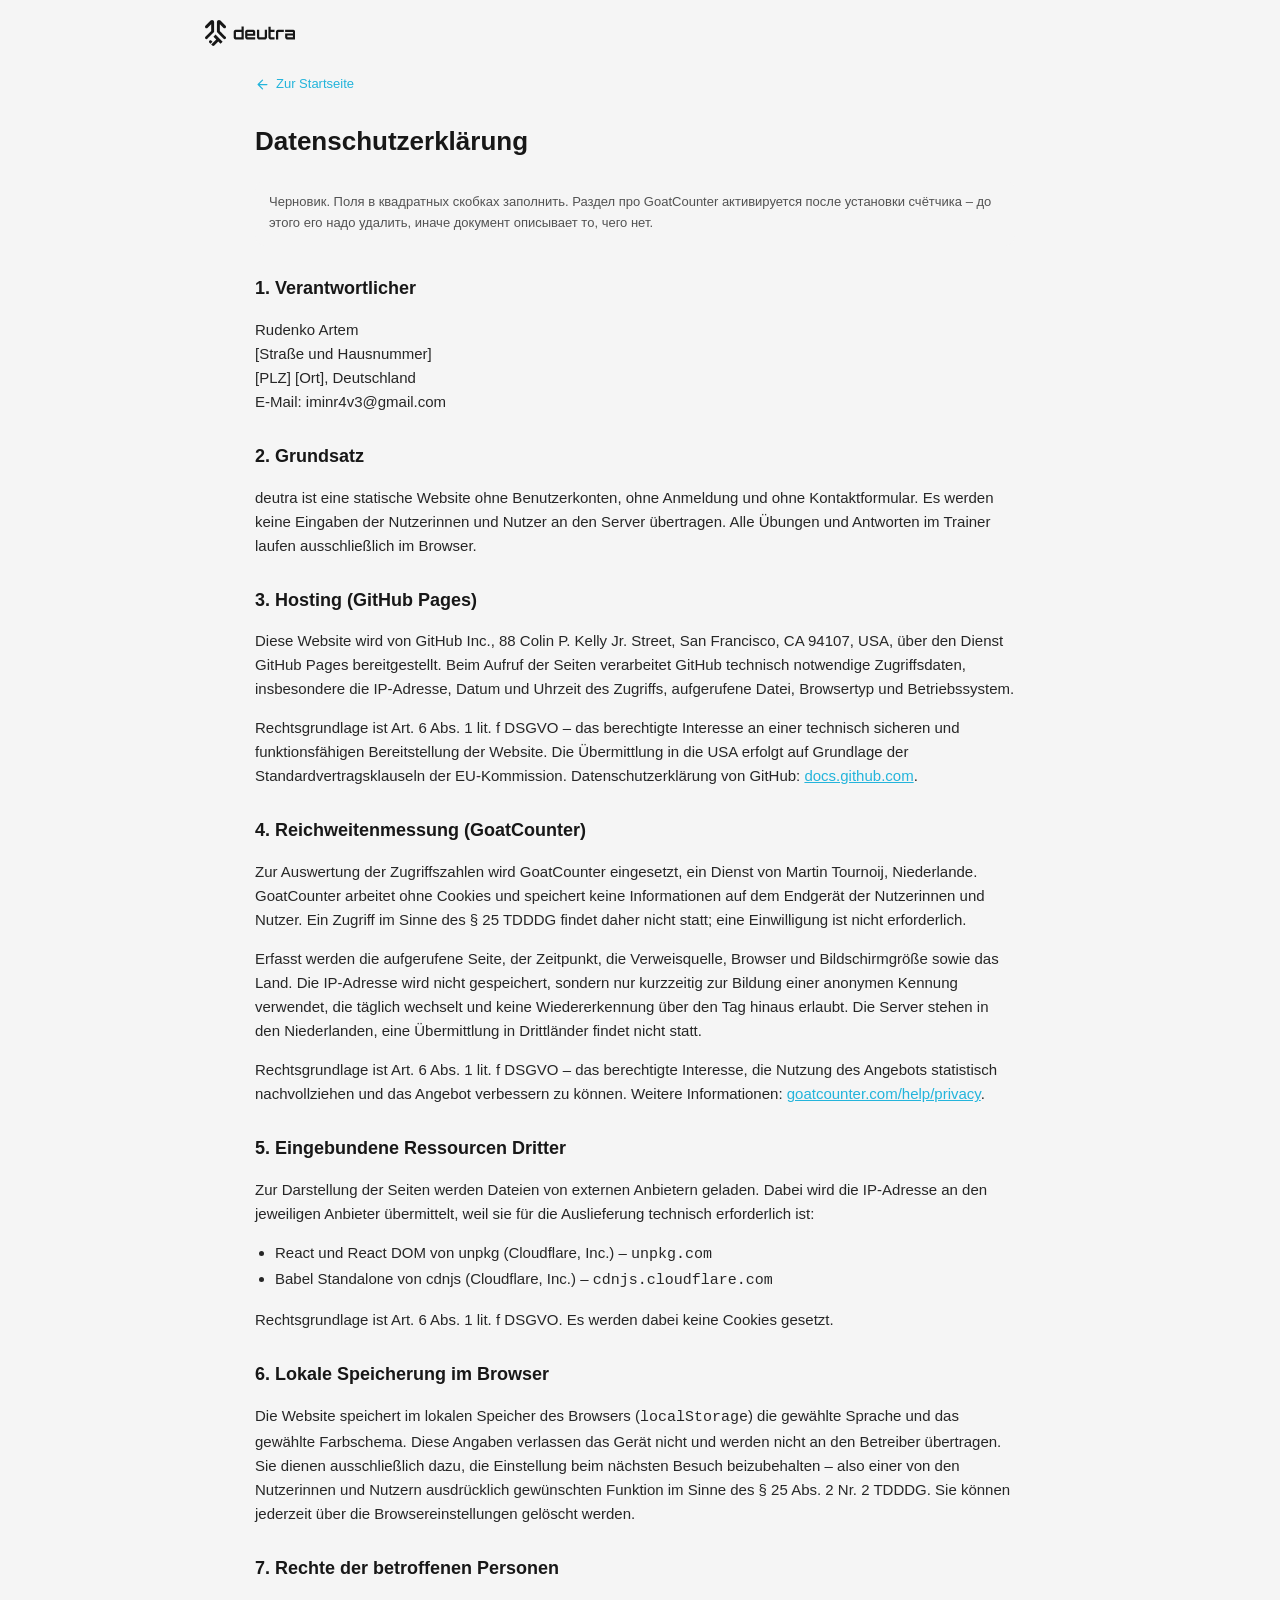
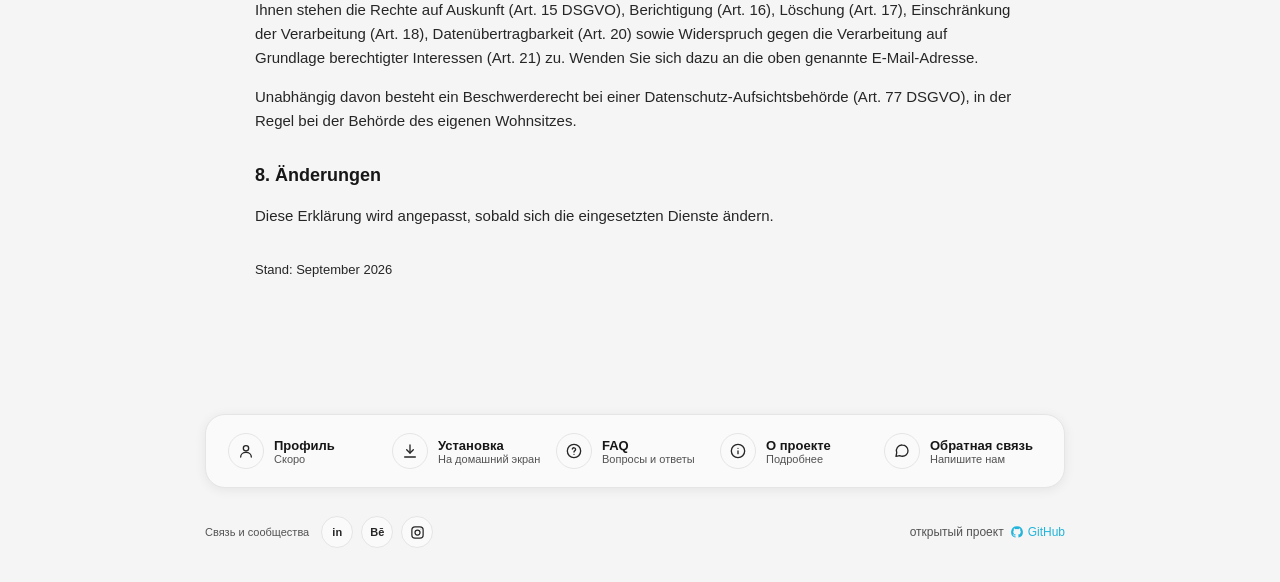
<file: datenschutz.html>
<!DOCTYPE html>
<html lang="de">
<head>
<meta charset="UTF-8">
<meta name="viewport" content="width=device-width, initial-scale=1.0">
<title>Datenschutzerklärung – deutra</title>
<link rel="icon" href="icons/favicon.svg" type="image/svg+xml">
<link rel="apple-touch-icon" href="icons/apple-touch-icon.png">
<meta name="robots" content="noindex">
<link rel="stylesheet" href="theme.css?v=20261020">
<script src="i18n/ru.js?v=20261020"></script>
<script src="i18n/en.js?v=20261020"></script>
<script src="i18n/i18n.js?v=20261020"></script>
<style>
html, body { margin: 0; padding: 0; background: var(--bg-body); color: var(--text-main);
  font-family: -apple-system, BlinkMacSystemFont, "Segoe UI", Roboto, sans-serif;
  min-height: 100vh; min-height: 100dvh; }
.legal-wrap { padding: 28px 16px 72px; }
.legal { max-width: var(--w-read); margin: 0 auto; line-height: 1.6; font-size: 15px; }
.legal h1 { font-size: 26px; margin: 18px 0 6px; color: var(--text-title); }
.legal h2 { font-size: 18px; margin: 28px 0 6px; color: var(--text-title); }
.legal h3 { font-size: 15px; margin: 18px 0 4px; color: var(--text-title); }
.legal p, .legal li { color: var(--text-main); }
.legal ul { padding-left: 20px; }
.legal a { color: var(--accent); }
.legal__back { display: inline-flex; align-items: center; gap: 6px; font-size: 13px;
  color: var(--text-muted); text-decoration: none; margin-bottom: 8px; }
.legal__back svg { width: 15px; height: 15px; }
.legal__note { background: var(--bg-soft); border-radius: 10px; padding: 12px 14px;
  font-size: 13px; color: var(--text-muted); margin: 18px 0; }
.legal__stand { font-size: 13px; color: var(--text-muted); margin-top: 32px; }
</style>
<script>
// Инициализация темы ДО рендера. Класс на <html> обязателен: цвета живут
// только в :root / .theme-dark, @media palette в theme.css больше нет.
// Переключателя на этой странице нет — читаем только системную настройку
// и сохранённый выбор с других страниц.
(function() {
  var saved = localStorage.getItem('theme') || 'auto';
  var resolved = saved === 'auto'
    ? ((window.matchMedia && window.matchMedia('(prefers-color-scheme: dark)').matches) ? 'dark' : 'light')
    : saved;
  document.documentElement.classList.add('theme-' + resolved);
})();
</script>
</head>
<body>

<div class="dt-topnav">
  <a class="dt-topnav__brand" href="index.html">
    <svg class="dt-topnav__logo" viewBox="0 0 443.88 128" fill="currentColor" aria-hidden="true" focusable="false"><path d="M76.6,117.25l-11.09-11.19-19.7,19.81c-2.82,2.83-7.4,2.84-10.22.01l-5.09-5.09,24.83-24.97-13.71-13.84,10.16-10.26,35.02,35.33-10.2,10.2Z"/><path d="M36.99,106.87l-10.16,10.24-5.12-5.16c-2.79-2.81-2.79-7.35,0-10.16h0c2.82-2.85,7.42-2.85,10.24,0l5.04,5.08Z"/><path d="M44.83,10.13v49.53S12.34,92.42,12.34,92.42c-2.82,2.85-7.42,2.85-10.24,0h0c-2.79-2.81-2.79-7.35,0-10.16l28.36-28.6V20.51l-18.11,18.27c-2.82,2.85-7.42,2.85-10.24,0h0c-2.79-2.81-2.79-7.35,0-10.16L27.51,3c3.95-3.98,10.38-4,14.35-.04h0c1.9,1.9,2.97,4.48,2.97,7.16Z"/><path d="M61.72,2.96c3.97-3.96,10.4-3.95,14.35.04l25.42,25.63c2.79,2.81,2.79,7.35,0,10.16h0c-2.82,2.85-7.42,2.84-10.24,0l-18.11-18.27v33.14s28.36,28.6,28.36,28.6c2.79,2.81,2.79,7.35,0,10.16h0c-2.82,2.85-7.42,2.85-10.24,0l-32.49-32.76V10.13c0-2.69,1.07-5.27,2.97-7.16h0Z"/><path d="M147.05,94.69c-1.76-1.06-3.16-2.46-4.19-4.19-1.04-1.73-1.55-3.66-1.55-5.79v-25.49c0-2.12.52-4.05,1.55-5.79,1.03-1.73,2.42-3.13,4.15-4.19,1.73-1.06,3.69-1.59,5.87-1.59h26.91v-15.93h10.98v64.56h-37.9c-2.12,0-4.07-.53-5.83-1.59ZM153.38,85.3h25.4c.28,0,.52-.1.71-.29s.29-.43.29-.71v-24.65c0-.28-.1-.52-.29-.71-.2-.2-.43-.29-.71-.29h-25.4c-.28,0-.52.1-.71.29s-.29.43-.29.71v24.65c0,.28.1.52.29.71.2.2.43.29.71.29Z"/><path d="M203.56,94.69c-1.76-1.06-3.17-2.47-4.23-4.23-1.06-1.76-1.59-3.67-1.59-5.74v-25.49c0-2.12.53-4.05,1.59-5.79,1.06-1.73,2.47-3.13,4.23-4.19,1.76-1.06,3.67-1.59,5.74-1.59h26.24c2.12,0,4.07.52,5.83,1.55,1.76,1.04,3.16,2.43,4.19,4.19,1.03,1.76,1.55,3.7,1.55,5.83v18.28h-38.4v6.79c0,.28.1.52.29.71.2.2.43.29.71.29h37.39v10.98h-37.81c-2.07,0-3.98-.53-5.74-1.59ZM208.71,67.6h27.42v-7.96c0-.28-.1-.52-.29-.71-.2-.2-.43-.29-.71-.29h-25.4c-.28,0-.52.1-.71.29s-.29.43-.29.71v7.96Z"/><path d="M261.66,94.69c-1.76-1.06-3.16-2.47-4.19-4.23-1.04-1.76-1.55-3.67-1.55-5.74v-37.06h10.98v36.64c0,.28.1.52.29.71.19.2.43.29.71.29h25.4c.28,0,.52-.1.71-.29s.29-.43.29-.71v-36.64h10.98v37.06c0,2.07-.52,3.98-1.55,5.74-1.04,1.76-2.42,3.17-4.15,4.23-1.73,1.06-3.69,1.59-5.87,1.59h-26.24c-2.12,0-4.07-.53-5.83-1.59Z"/><path d="M318.12,94.69c-1.73-1.06-3.13-2.47-4.19-4.23s-1.59-3.67-1.59-5.74v-51.98h10.98v14.92h18.95v10.98h-18.95v25.66c0,.28.1.52.29.71.19.2.43.29.71.29h17.94v10.98h-18.36c-2.12,0-4.05-.53-5.79-1.59Z"/><path d="M349.56,96.28v-37.06c0-2.12.53-4.05,1.59-5.79,1.06-1.73,2.47-3.13,4.23-4.19,1.76-1.06,3.67-1.59,5.74-1.59h27v10.98h-26.58c-.28,0-.52.1-.71.29-.2.2-.29.43-.29.71v36.64h-10.98Z"/><path d="M406.07,96.28c-2.12,0-4.07-.53-5.83-1.59-1.76-1.06-3.16-2.47-4.19-4.23-1.04-1.76-1.55-3.67-1.55-5.74v-18.28h38.4v-6.79c0-.28-.1-.52-.29-.71-.2-.2-.43-.29-.71-.29h-37.39v-10.98h37.81c2.12,0,4.07.52,5.83,1.55,1.76,1.04,3.16,2.43,4.19,4.19,1.03,1.76,1.55,3.7,1.55,5.83v37.06h-37.81ZM406.49,85.3h26.41v-8.97h-27.42v7.96c0,.28.1.52.29.71.2.2.43.29.71.29Z"/></svg>
  </a>
</div>

<div class="legal-wrap">
  <div class="legal">
    <a class="legal__back" href="index.html">
      <svg viewBox="0 0 24 24" fill="none" stroke="currentColor" stroke-width="2" stroke-linecap="round" stroke-linejoin="round"><path d="M19 12H5M12 19l-7-7 7-7"/></svg>
      Zur Startseite
    </a>

<h1>Datenschutzerklärung</h1>

<div class="legal__note">
  Черновик. Поля в квадратных скобках заполнить. Раздел про GoatCounter
  активируется после установки счётчика – до этого его надо удалить, иначе
  документ описывает то, чего нет.
</div>

<h2>1. Verantwortlicher</h2>
<p>
  Rudenko Artem<br>
  [Straße und Hausnummer]<br>
  [PLZ] [Ort], Deutschland<br>
  E-Mail: iminr4v3@gmail.com
</p>

<h2>2. Grundsatz</h2>
<p>
  deutra ist eine statische Website ohne Benutzerkonten, ohne Anmeldung und ohne
  Kontaktformular. Es werden keine Eingaben der Nutzerinnen und Nutzer an den Server
  übertragen. Alle Übungen und Antworten im Trainer laufen ausschließlich im Browser.
</p>

<h2>3. Hosting (GitHub Pages)</h2>
<p>
  Diese Website wird von GitHub Inc., 88 Colin P. Kelly Jr. Street, San Francisco, CA 94107,
  USA, über den Dienst GitHub Pages bereitgestellt. Beim Aufruf der Seiten verarbeitet GitHub
  technisch notwendige Zugriffsdaten, insbesondere die IP-Adresse, Datum und Uhrzeit des
  Zugriffs, aufgerufene Datei, Browsertyp und Betriebssystem.
</p>
<p>
  Rechtsgrundlage ist Art. 6 Abs. 1 lit. f DSGVO – das berechtigte Interesse an einer
  technisch sicheren und funktionsfähigen Bereitstellung der Website. Die Übermittlung in
  die USA erfolgt auf Grundlage der Standardvertragsklauseln der EU-Kommission.
  Datenschutzerklärung von GitHub:
  <a href="https://docs.github.com/site-policy/privacy-policies/github-privacy-statement">docs.github.com</a>.
</p>

<h2>4. Reichweitenmessung (GoatCounter)</h2>
<p>
  Zur Auswertung der Zugriffszahlen wird GoatCounter eingesetzt, ein Dienst von
  Martin Tournoij, Niederlande. GoatCounter arbeitet ohne Cookies und speichert keine
  Informationen auf dem Endgerät der Nutzerinnen und Nutzer. Ein Zugriff im Sinne des
  § 25 TDDDG findet daher nicht statt; eine Einwilligung ist nicht erforderlich.
</p>
<p>
  Erfasst werden die aufgerufene Seite, der Zeitpunkt, die Verweisquelle, Browser und
  Bildschirmgröße sowie das Land. Die IP-Adresse wird nicht gespeichert, sondern nur
  kurzzeitig zur Bildung einer anonymen Kennung verwendet, die täglich wechselt und keine
  Wiedererkennung über den Tag hinaus erlaubt. Die Server stehen in den Niederlanden,
  eine Übermittlung in Drittländer findet nicht statt.
</p>
<p>
  Rechtsgrundlage ist Art. 6 Abs. 1 lit. f DSGVO – das berechtigte Interesse, die Nutzung
  des Angebots statistisch nachvollziehen und das Angebot verbessern zu können.
  Weitere Informationen: <a href="https://www.goatcounter.com/help/privacy">goatcounter.com/help/privacy</a>.
</p>

<h2>5. Eingebundene Ressourcen Dritter</h2>
<p>
  Zur Darstellung der Seiten werden Dateien von externen Anbietern geladen. Dabei wird die
  IP-Adresse an den jeweiligen Anbieter übermittelt, weil sie für die Auslieferung technisch
  erforderlich ist:
</p>
<ul>
  <li>React und React DOM von unpkg (Cloudflare, Inc.) – <code>unpkg.com</code></li>
  <li>Babel Standalone von cdnjs (Cloudflare, Inc.) – <code>cdnjs.cloudflare.com</code></li>
</ul>
<p>
  Rechtsgrundlage ist Art. 6 Abs. 1 lit. f DSGVO. Es werden dabei keine Cookies gesetzt.
</p>

<h2>6. Lokale Speicherung im Browser</h2>
<p>
  Die Website speichert im lokalen Speicher des Browsers (<code>localStorage</code>) die
  gewählte Sprache und das gewählte Farbschema. Diese Angaben verlassen das Gerät nicht und
  werden nicht an den Betreiber übertragen. Sie dienen ausschließlich dazu, die Einstellung
  beim nächsten Besuch beizubehalten – also einer von den Nutzerinnen und Nutzern
  ausdrücklich gewünschten Funktion im Sinne des § 25 Abs. 2 Nr. 2 TDDDG. Sie können
  jederzeit über die Browsereinstellungen gelöscht werden.
</p>

<h2>7. Rechte der betroffenen Personen</h2>
<p>
  Ihnen stehen die Rechte auf Auskunft (Art. 15 DSGVO), Berichtigung (Art. 16),
  Löschung (Art. 17), Einschränkung der Verarbeitung (Art. 18), Datenübertragbarkeit
  (Art. 20) sowie Widerspruch gegen die Verarbeitung auf Grundlage berechtigter Interessen
  (Art. 21) zu. Wenden Sie sich dazu an die oben genannte E-Mail-Adresse.
</p>
<p>
  Unabhängig davon besteht ein Beschwerderecht bei einer Datenschutz-Aufsichtsbehörde
  (Art. 77 DSGVO), in der Regel bei der Behörde des eigenen Wohnsitzes.
</p>

<h2>8. Änderungen</h2>
<p>
  Diese Erklärung wird angepasst, sobald sich die eingesetzten Dienste ändern.
</p>

<p class="legal__stand">Stand: September 2026</p>

  </div>
</div>

<div id="dt-bottom"></div>
<script src="bottom.js?v=20261020"></script>
</body>
</html>
</file>
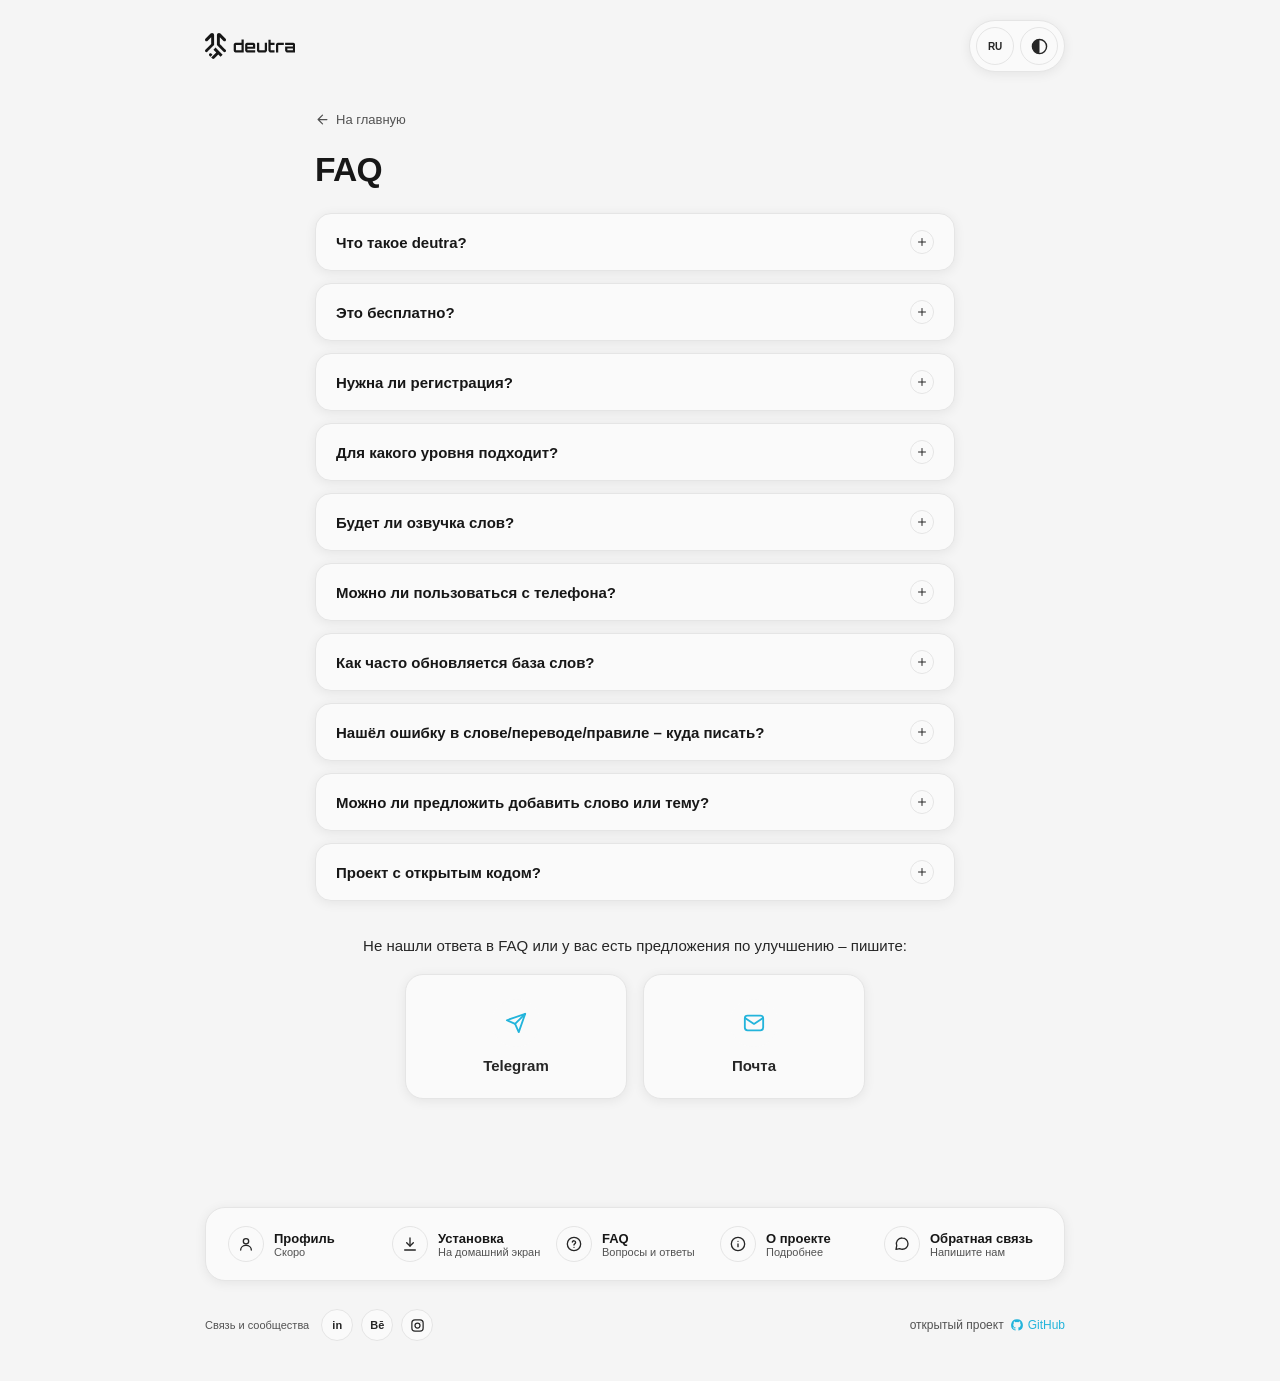
<file: faq.html>
<!DOCTYPE html>
<html lang="ru">
<head>
<meta charset="UTF-8">
<meta name="viewport" content="width=device-width, initial-scale=1.0">
<title>FAQ – deutra</title>
<link rel="icon" href="icons/favicon.svg" type="image/svg+xml">
<link rel="apple-touch-icon" href="icons/apple-touch-icon.png">
<meta property="og:title" content="FAQ – deutra">
<meta property="og:description" content="Частые вопросы о deutra">
<meta property="og:type" content="website">
<link rel="stylesheet" href="theme.css?v=20261020">
<script src="i18n/ru.js?v=20261020"></script>
<script src="i18n/en.js?v=20261020"></script>
<script src="i18n/i18n.js?v=20261020"></script>
<style>
html { scroll-behavior: smooth; }
html, body {
  margin: 0; padding: 0;
  background: var(--bg-body);
  color: var(--text-main);
  font-family: -apple-system, BlinkMacSystemFont, "Segoe UI", Roboto, sans-serif;
  min-height: 100vh;
}
body {
  display: flex;
  flex-direction: column;
  min-height: 100vh;
}

/* ─── Навбар (как на главной) ──────────────────────── */

/* ─── Контент ──────────────────────── */
.faq-wrap {
  flex: 1;
  display: flex;
  justify-content: center;
  padding: 40px 20px 60px;
  box-sizing: border-box;
}
.faq-container {
  max-width: 640px;
  width: 100%;
}
.faq-back {
  display: inline-flex;
  align-items: center;
  gap: 6px;
  font-size: 13px;
  color: var(--text-muted);
  text-decoration: none;
  margin-bottom: 24px;
  transition: color 0.2s var(--ease-dt);
}
.faq-back:hover { color: var(--text-main); }
.faq-back svg { width: 15px; height: 15px; }

h1 {
  font-size: clamp(1.6rem, 4vw, 2.1rem);
  color: var(--text-title);
  margin: 0 0 24px;
  font-weight: 700;
  letter-spacing: -0.02em;
}

/* ─── Аккордеон вопросов ──────────────────────── */
.faq-item {
  background: var(--bg-card);
  border: 1px solid var(--border-soft);
  border-radius: 16px;
  box-shadow: var(--shadow-card);
  margin-bottom: 12px;
  overflow: hidden;
}
.faq-item summary {
  list-style: none;
  cursor: pointer;
  display: flex;
  align-items: center;
  justify-content: space-between;
  gap: 12px;
  padding: 16px 20px;
  font-size: 15px;
  font-weight: 700;
  color: var(--text-title);
}
.faq-item summary::-webkit-details-marker { display: none; }
.faq-item__icon {
  width: 24px;
  height: 24px;
  border-radius: 50%;
  background: var(--bg-panel);
  border: 1px solid var(--border-soft);
  display: inline-flex;
  align-items: center;
  justify-content: center;
  flex-shrink: 0;
  color: var(--text-main);
  transition: transform 0.2s var(--ease-dt);
}
.faq-item__icon svg { width: 12px; height: 12px; display: block; }
.faq-item[open] .faq-item__icon { transform: rotate(45deg); }
.faq-item__answer {
  padding: 0 20px 18px;
  font-size: 14px;
  line-height: 1.6;
  color: var(--text-main);
}
.faq-item__answer a { color: var(--accent); text-decoration: none; font-weight: 600; }
.faq-item__answer a:hover { filter: brightness(0.85); }

/* ─── Блок обратной связи ──────────────────────── */
.faq-contact {
  margin-top: 36px;
  text-align: center;
  scroll-margin-top: 24px;
}
.faq-contact p {
  font-size: 15px;
  color: var(--text-main);
  margin: 0 0 20px;
}
.faq-contact__buttons {
  display: grid;
  grid-template-columns: 1fr 1fr;
  gap: 16px;
  max-width: 460px;
  margin: 0 auto;
}
@media (max-width: 480px) {
  .faq-contact__buttons { grid-template-columns: 1fr; }
}
.faq-hero-btn {
  display: flex;
  flex-direction: column;
  align-items: center;
  gap: 10px;
  padding: 24px 20px;
  background: var(--bg-card);
  border: 1px solid var(--border-soft);
  border-radius: 18px;
  box-shadow: var(--shadow-card);
  text-decoration: none;
  color: var(--text-main);
  font-weight: 700;
  font-size: 15px;
  transition: transform 0.2s var(--ease-dt), box-shadow 0.2s var(--ease-dt), border-color 0.2s var(--ease-dt);
}
.faq-hero-btn:hover {
  transform: translateY(-2px);
  box-shadow: var(--shadow-hover);
  border-color: var(--accent);
}
.faq-hero-btn__icon {
  width: 48px;
  height: 48px;
  border-radius: 50%;
  background: var(--bg-panel);
  display: inline-flex;
  align-items: center;
  justify-content: center;
  color: var(--accent);
}
.faq-hero-btn__icon svg { width: 22px; height: 22px; display: block; }
</style>
<script>
// 'auto' резолвим через системную настройку сразу же — theme.css больше не
// дублирует палитру в @media (prefers-color-scheme), класс нужен всегда явно.
(function() {
  var saved = localStorage.getItem('theme') || 'auto';
  var resolved = saved === 'auto'
    ? ((window.matchMedia && window.matchMedia('(prefers-color-scheme: dark)').matches) ? 'dark' : 'light')
    : saved;
  document.documentElement.classList.add('theme-' + resolved);
})();
</script>
</head>
<body>

<div class="dt-topnav">
  <a class="dt-topnav__brand" href="index.html">
    <svg class="dt-topnav__logo" viewBox="0 0 443.88 128" fill="currentColor" aria-hidden="true" focusable="false"><path d="M76.6,117.25l-11.09-11.19-19.7,19.81c-2.82,2.83-7.4,2.84-10.22.01l-5.09-5.09,24.83-24.97-13.71-13.84,10.16-10.26,35.02,35.33-10.2,10.2Z"/><path d="M36.99,106.87l-10.16,10.24-5.12-5.16c-2.79-2.81-2.79-7.35,0-10.16h0c2.82-2.85,7.42-2.85,10.24,0l5.04,5.08Z"/><path d="M44.83,10.13v49.53S12.34,92.42,12.34,92.42c-2.82,2.85-7.42,2.85-10.24,0h0c-2.79-2.81-2.79-7.35,0-10.16l28.36-28.6V20.51l-18.11,18.27c-2.82,2.85-7.42,2.85-10.24,0h0c-2.79-2.81-2.79-7.35,0-10.16L27.51,3c3.95-3.98,10.38-4,14.35-.04h0c1.9,1.9,2.97,4.48,2.97,7.16Z"/><path d="M61.72,2.96c3.97-3.96,10.4-3.95,14.35.04l25.42,25.63c2.79,2.81,2.79,7.35,0,10.16h0c-2.82,2.85-7.42,2.84-10.24,0l-18.11-18.27v33.14s28.36,28.6,28.36,28.6c2.79,2.81,2.79,7.35,0,10.16h0c-2.82,2.85-7.42,2.85-10.24,0l-32.49-32.76V10.13c0-2.69,1.07-5.27,2.97-7.16h0Z"/><path d="M147.05,94.69c-1.76-1.06-3.16-2.46-4.19-4.19-1.04-1.73-1.55-3.66-1.55-5.79v-25.49c0-2.12.52-4.05,1.55-5.79,1.03-1.73,2.42-3.13,4.15-4.19,1.73-1.06,3.69-1.59,5.87-1.59h26.91v-15.93h10.98v64.56h-37.9c-2.12,0-4.07-.53-5.83-1.59ZM153.38,85.3h25.4c.28,0,.52-.1.71-.29s.29-.43.29-.71v-24.65c0-.28-.1-.52-.29-.71-.2-.2-.43-.29-.71-.29h-25.4c-.28,0-.52.1-.71.29s-.29.43-.29.71v24.65c0,.28.1.52.29.71.2.2.43.29.71.29Z"/><path d="M203.56,94.69c-1.76-1.06-3.17-2.47-4.23-4.23-1.06-1.76-1.59-3.67-1.59-5.74v-25.49c0-2.12.53-4.05,1.59-5.79,1.06-1.73,2.47-3.13,4.23-4.19,1.76-1.06,3.67-1.59,5.74-1.59h26.24c2.12,0,4.07.52,5.83,1.55,1.76,1.04,3.16,2.43,4.19,4.19,1.03,1.76,1.55,3.7,1.55,5.83v18.28h-38.4v6.79c0,.28.1.52.29.71.2.2.43.29.71.29h37.39v10.98h-37.81c-2.07,0-3.98-.53-5.74-1.59ZM208.71,67.6h27.42v-7.96c0-.28-.1-.52-.29-.71-.2-.2-.43-.29-.71-.29h-25.4c-.28,0-.52.1-.71.29s-.29.43-.29.71v7.96Z"/><path d="M261.66,94.69c-1.76-1.06-3.16-2.47-4.19-4.23-1.04-1.76-1.55-3.67-1.55-5.74v-37.06h10.98v36.64c0,.28.1.52.29.71.19.2.43.29.71.29h25.4c.28,0,.52-.1.71-.29s.29-.43.29-.71v-36.64h10.98v37.06c0,2.07-.52,3.98-1.55,5.74-1.04,1.76-2.42,3.17-4.15,4.23-1.73,1.06-3.69,1.59-5.87,1.59h-26.24c-2.12,0-4.07-.53-5.83-1.59Z"/><path d="M318.12,94.69c-1.73-1.06-3.13-2.47-4.19-4.23s-1.59-3.67-1.59-5.74v-51.98h10.98v14.92h18.95v10.98h-18.95v25.66c0,.28.1.52.29.71.19.2.43.29.71.29h17.94v10.98h-18.36c-2.12,0-4.05-.53-5.79-1.59Z"/><path d="M349.56,96.28v-37.06c0-2.12.53-4.05,1.59-5.79,1.06-1.73,2.47-3.13,4.23-4.19,1.76-1.06,3.67-1.59,5.74-1.59h27v10.98h-26.58c-.28,0-.52.1-.71.29-.2.2-.29.43-.29.71v36.64h-10.98Z"/><path d="M406.07,96.28c-2.12,0-4.07-.53-5.83-1.59-1.76-1.06-3.16-2.47-4.19-4.23-1.04-1.76-1.55-3.67-1.55-5.74v-18.28h38.4v-6.79c0-.28-.1-.52-.29-.71-.2-.2-.43-.29-.71-.29h-37.39v-10.98h37.81c2.12,0,4.07.52,5.83,1.55,1.76,1.04,3.16,2.43,4.19,4.19,1.03,1.76,1.55,3.7,1.55,5.83v37.06h-37.81ZM406.49,85.3h26.41v-8.97h-27.42v7.96c0,.28.1.52.29.71.2.2.43.29.71.29Z"/></svg>
  </a>
  <div class="dt-nav">
    <button class="dt-icon-btn dt-icon-btn--text" id="lang-btn" onclick="cycleLang()" title="Сменить язык">RU</button>
    <button class="dt-icon-btn" id="theme-btn" onclick="cycleTheme()" title="Переключить тему">
      <span id="theme-icon-wrap"></span>
    </button>
  </div>
</div>

<div class="faq-wrap">
  <div class="faq-container">
    <a class="faq-back" href="index.html">
      <svg viewBox="0 0 24 24" fill="none" stroke="currentColor" stroke-width="2" stroke-linecap="round" stroke-linejoin="round"><path d="M19 12H5M12 19l-7-7 7-7"/></svg>
      <span data-i18n="nav.back_home">На главную</span>
    </a>

    <h1 data-i18n="faq.title">FAQ</h1>

    <details class="faq-item">
      <summary><span data-i18n="faq.q1">Что такое deutra?</span>
        <span class="faq-item__icon"><svg viewBox="0 0 24 24" fill="none" stroke="currentColor" stroke-width="2" stroke-linecap="round" stroke-linejoin="round"><path d="M12 5v14M5 12h14"/></svg></span>
      </summary>
      <div class="faq-item__answer" data-i18n="faq.a1">Набор инструментов для изучения немецкого языка – Справочник и Тренажёр. Не курс и не замена полноценному обучению, а помощник для повторения слов, правил и практики.</div>
    </details>

    <details class="faq-item">
      <summary><span data-i18n="faq.q2">Это бесплатно?</span>
        <span class="faq-item__icon"><svg viewBox="0 0 24 24" fill="none" stroke="currentColor" stroke-width="2" stroke-linecap="round" stroke-linejoin="round"><path d="M12 5v14M5 12h14"/></svg></span>
      </summary>
      <div class="faq-item__answer" data-i18n="faq.a2">Да, весь функционал сейчас бесплатный. Проект держится на энтузиазме и, при желании, донатах – никакой обязательной подписки нет.</div>
    </details>

    <details class="faq-item">
      <summary><span data-i18n="faq.q3">Нужна ли регистрация?</span>
        <span class="faq-item__icon"><svg viewBox="0 0 24 24" fill="none" stroke="currentColor" stroke-width="2" stroke-linecap="round" stroke-linejoin="round"><path d="M12 5v14M5 12h14"/></svg></span>
      </summary>
      <div class="faq-item__answer" data-i18n="faq.a3">Нет, всем содержимым можно пользоваться без аккаунта.</div>
    </details>

    <details class="faq-item">
      <summary><span data-i18n="faq.q4">Для какого уровня подходит?</span>
        <span class="faq-item__icon"><svg viewBox="0 0 24 24" fill="none" stroke="currentColor" stroke-width="2" stroke-linecap="round" stroke-linejoin="round"><path d="M12 5v14M5 12h14"/></svg></span>
      </summary>
      <div class="faq-item__answer" data-i18n="faq.a4">Сейчас база покрывает уровни A1–A2.</div>
    </details>

    <details class="faq-item">
      <summary><span data-i18n="faq.q5">Будет ли озвучка слов?</span>
        <span class="faq-item__icon"><svg viewBox="0 0 24 24" fill="none" stroke="currentColor" stroke-width="2" stroke-linecap="round" stroke-linejoin="round"><path d="M12 5v14M5 12h14"/></svg></span>
      </summary>
      <div class="faq-item__answer" data-i18n="faq.a5">Да, в планах – базовая функция, доступная бесплатно, не премиум-фича.</div>
    </details>

    <details class="faq-item">
      <summary><span data-i18n="faq.q6">Можно ли пользоваться с телефона?</span>
        <span class="faq-item__icon"><svg viewBox="0 0 24 24" fill="none" stroke="currentColor" stroke-width="2" stroke-linecap="round" stroke-linejoin="round"><path d="M12 5v14M5 12h14"/></svg></span>
      </summary>
      <div class="faq-item__answer" data-i18n="faq.a6">Да, сайт адаптирован под мобильные устройства. В планах – установка как приложение (PWA), чтобы можно было работать офлайн.</div>
    </details>

    <details class="faq-item">
      <summary><span data-i18n="faq.q7">Как часто обновляется база слов?</span>
        <span class="faq-item__icon"><svg viewBox="0 0 24 24" fill="none" stroke="currentColor" stroke-width="2" stroke-linecap="round" stroke-linejoin="round"><path d="M12 5v14M5 12h14"/></svg></span>
      </summary>
      <div class="faq-item__answer" data-i18n="faq.a7">Регулярно, актуальный changelog виден на главной странице.</div>
    </details>

    <details class="faq-item">
      <summary><span data-i18n="faq.q8">Нашёл ошибку в слове/переводе/правиле – куда писать?</span>
        <span class="faq-item__icon"><svg viewBox="0 0 24 24" fill="none" stroke="currentColor" stroke-width="2" stroke-linecap="round" stroke-linejoin="round"><path d="M12 5v14M5 12h14"/></svg></span>
      </summary>
      <div class="faq-item__answer" data-i18n="faq.a8">Через раздел <a href="#contact">«Обратная связь»</a> внизу этой страницы – в Telegram или на почту.</div>
    </details>

    <details class="faq-item">
      <summary><span data-i18n="faq.q9">Можно ли предложить добавить слово или тему?</span>
        <span class="faq-item__icon"><svg viewBox="0 0 24 24" fill="none" stroke="currentColor" stroke-width="2" stroke-linecap="round" stroke-linejoin="round"><path d="M12 5v14M5 12h14"/></svg></span>
      </summary>
      <div class="faq-item__answer" data-i18n="faq.a9">Да, через ту же <a href="#contact">обратную связь</a> – идеи и предложения приветствуются.</div>
    </details>

    <details class="faq-item">
      <summary><span data-i18n="faq.q10">Проект с открытым кодом?</span>
        <span class="faq-item__icon"><svg viewBox="0 0 24 24" fill="none" stroke="currentColor" stroke-width="2" stroke-linecap="round" stroke-linejoin="round"><path d="M12 5v14M5 12h14"/></svg></span>
      </summary>
      <div class="faq-item__answer" data-i18n="faq.a10">Да, исходники доступны на <a href="https://github.com/r4-studio/deutsch-tools" target="_blank" rel="noopener">GitHub</a>.</div>
    </details>

    <div class="faq-contact" id="contact">
      <p data-i18n="faq.contact_text">Не нашли ответа в FAQ или у вас есть предложения по улучшению – пишите:</p>
      <div class="faq-contact__buttons">
        <a class="faq-hero-btn" href="https://t.me/r4_studio" target="_blank" rel="noopener">
          <span class="faq-hero-btn__icon"><svg viewBox="0 0 24 24" fill="none" stroke="currentColor" stroke-width="2" stroke-linecap="round" stroke-linejoin="round"><path d="M22 2 11 13"/><path d="M22 2 15 22l-4-9-9-4Z"/></svg></span>
          <span data-i18n="faq.telegram_label">Telegram</span>
        </a>
        <a class="faq-hero-btn" href="mailto:iminr4v3@gmail.com">
          <span class="faq-hero-btn__icon"><svg viewBox="0 0 24 24" fill="none" stroke="currentColor" stroke-width="2" stroke-linecap="round" stroke-linejoin="round"><rect x="2" y="4" width="20" height="16" rx="3"/><path d="m3 7 9 6 9-6"/></svg></span>
          <span data-i18n="faq.mail_label">Почта</span>
        </a>
      </div>
    </div>
  </div>
</div>

<script>
var THEME_ICONS = {
  auto: '<svg viewBox="0 0 24 24" fill="none" stroke="currentColor" stroke-width="2" stroke-linecap="round" stroke-linejoin="round"><circle cx="12" cy="12" r="10"/><path d="M12 2a10 10 0 0 0 0 20z" fill="currentColor" stroke="none"/></svg>',
  light: '<svg viewBox="0 0 24 24" fill="none" stroke="currentColor" stroke-width="2" stroke-linecap="round" stroke-linejoin="round"><circle cx="12" cy="12" r="4"/><path d="M12 2v2M12 20v2M4.93 4.93l1.41 1.41M17.66 17.66l1.41 1.41M2 12h2M20 12h2M6.34 17.66l-1.41 1.41M19.07 4.93l-1.41 1.41"/></svg>',
  dark: '<svg viewBox="0 0 24 24" fill="none" stroke="currentColor" stroke-width="2" stroke-linecap="round" stroke-linejoin="round"><path d="M21 12.79A9 9 0 1 1 11.21 3 7 7 0 0 0 21 12.79Z"/></svg>'
};
function applyThemeIcon(theme) {
  var el = document.getElementById('theme-icon-wrap');
  var btn = document.getElementById('theme-btn');
  if (el) el.innerHTML = THEME_ICONS[theme] || THEME_ICONS.auto;
  if (btn) btn.title = t('theme.prefix') + (theme === 'auto' ? t('theme.auto') : (theme === 'dark' ? t('theme.dark') : t('theme.light')));
}
function applyThemeClass(theme) {
  var html = document.documentElement;
  html.classList.remove('theme-light', 'theme-dark');
  var resolved = theme === 'auto'
    ? ((window.matchMedia && window.matchMedia('(prefers-color-scheme: dark)').matches) ? 'dark' : 'light')
    : theme;
  html.classList.add('theme-' + resolved);
}
function cycleTheme() {
  var saved = localStorage.getItem('theme') || 'auto';
  var next;
  if (saved === 'auto') next = 'light';
  else if (saved === 'light') next = 'dark';
  else next = 'auto';
  applyThemeClass(next);
  localStorage.setItem('theme', next);
  applyThemeIcon(next);
}
// Если выбран 'auto' и система меняет тему — перерисовываемся без перезагрузки
if (window.matchMedia) {
  window.matchMedia('(prefers-color-scheme: dark)').addEventListener('change', function() {
    if ((localStorage.getItem('theme') || 'auto') === 'auto') applyThemeClass('auto');
  });
}
applyThemeIcon(localStorage.getItem('theme') || 'auto');

window.onI18nApplied = function() {
  applyThemeIcon(localStorage.getItem('theme') || 'auto');
};
applyI18n();

// Автоскролл к #contact, если пришли по прямой ссылке faq.html#contact
if (window.location.hash === '#contact') {
  var target = document.getElementById('contact');
  if (target) {
    setTimeout(function() { target.scrollIntoView({ behavior: 'smooth', block: 'start' }); }, 50);
  }
}
</script>

<!-- Счётчик посещений GoatCounter. Без cookies и без записи в localStorage,
     поэтому баннера согласия не требует (§25 TDDDG к нему не применяется).
     Свои визиты исключаются командой в консоли: localStorage.setItem('skipgc','t') -->
<script data-goatcounter="https://r4studio.goatcounter.com/count"
        async src="//gc.zgo.at/count.js"></script>
<div id="dt-bottom"></div>
<script src="bottom.js?v=20261020"></script>
</body>
</html>
</file>
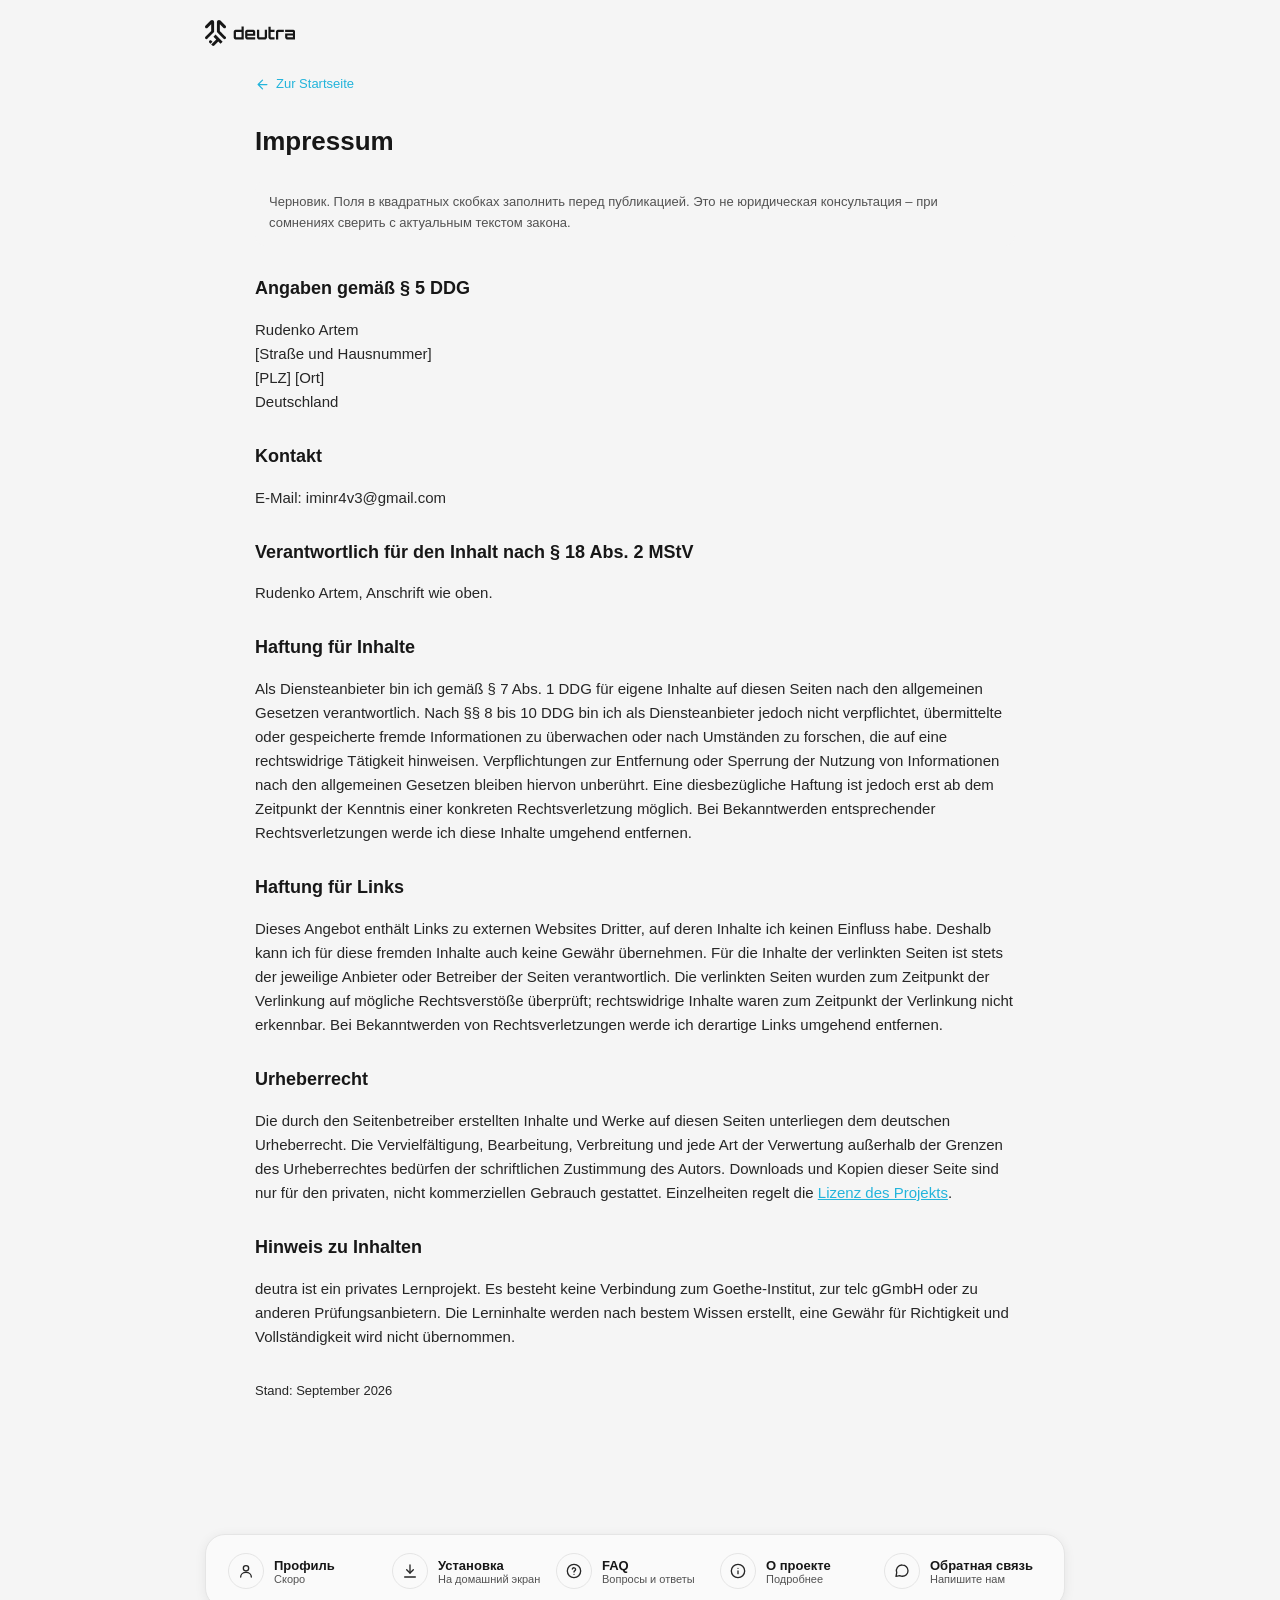
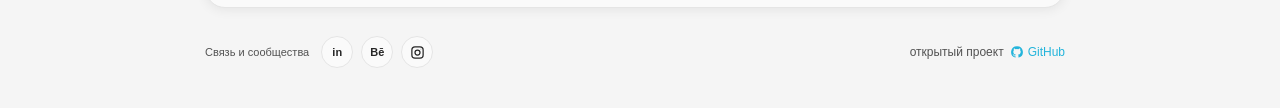
<file: impressum.html>
<!DOCTYPE html>
<html lang="de">
<head>
<meta charset="UTF-8">
<meta name="viewport" content="width=device-width, initial-scale=1.0">
<title>Impressum – deutra</title>
<link rel="icon" href="icons/favicon.svg" type="image/svg+xml">
<link rel="apple-touch-icon" href="icons/apple-touch-icon.png">
<meta name="robots" content="noindex">
<link rel="stylesheet" href="theme.css?v=20261020">
<script src="i18n/ru.js?v=20261020"></script>
<script src="i18n/en.js?v=20261020"></script>
<script src="i18n/i18n.js?v=20261020"></script>
<style>
html, body { margin: 0; padding: 0; background: var(--bg-body); color: var(--text-main);
  font-family: -apple-system, BlinkMacSystemFont, "Segoe UI", Roboto, sans-serif;
  min-height: 100vh; min-height: 100dvh; }
.legal-wrap { padding: 28px 16px 72px; }
.legal { max-width: var(--w-read); margin: 0 auto; line-height: 1.6; font-size: 15px; }
.legal h1 { font-size: 26px; margin: 18px 0 6px; color: var(--text-title); }
.legal h2 { font-size: 18px; margin: 28px 0 6px; color: var(--text-title); }
.legal h3 { font-size: 15px; margin: 18px 0 4px; color: var(--text-title); }
.legal p, .legal li { color: var(--text-main); }
.legal ul { padding-left: 20px; }
.legal a { color: var(--accent); }
.legal__back { display: inline-flex; align-items: center; gap: 6px; font-size: 13px;
  color: var(--text-muted); text-decoration: none; margin-bottom: 8px; }
.legal__back svg { width: 15px; height: 15px; }
.legal__note { background: var(--bg-soft); border-radius: 10px; padding: 12px 14px;
  font-size: 13px; color: var(--text-muted); margin: 18px 0; }
.legal__stand { font-size: 13px; color: var(--text-muted); margin-top: 32px; }
</style>
<script>
// Инициализация темы ДО рендера. Класс на <html> обязателен: цвета живут
// только в :root / .theme-dark, @media palette в theme.css больше нет.
// Переключателя на этой странице нет — читаем только системную настройку
// и сохранённый выбор с других страниц.
(function() {
  var saved = localStorage.getItem('theme') || 'auto';
  var resolved = saved === 'auto'
    ? ((window.matchMedia && window.matchMedia('(prefers-color-scheme: dark)').matches) ? 'dark' : 'light')
    : saved;
  document.documentElement.classList.add('theme-' + resolved);
})();
</script>
</head>
<body>

<div class="dt-topnav">
  <a class="dt-topnav__brand" href="index.html">
    <svg class="dt-topnav__logo" viewBox="0 0 443.88 128" fill="currentColor" aria-hidden="true" focusable="false"><path d="M76.6,117.25l-11.09-11.19-19.7,19.81c-2.82,2.83-7.4,2.84-10.22.01l-5.09-5.09,24.83-24.97-13.71-13.84,10.16-10.26,35.02,35.33-10.2,10.2Z"/><path d="M36.99,106.87l-10.16,10.24-5.12-5.16c-2.79-2.81-2.79-7.35,0-10.16h0c2.82-2.85,7.42-2.85,10.24,0l5.04,5.08Z"/><path d="M44.83,10.13v49.53S12.34,92.42,12.34,92.42c-2.82,2.85-7.42,2.85-10.24,0h0c-2.79-2.81-2.79-7.35,0-10.16l28.36-28.6V20.51l-18.11,18.27c-2.82,2.85-7.42,2.85-10.24,0h0c-2.79-2.81-2.79-7.35,0-10.16L27.51,3c3.95-3.98,10.38-4,14.35-.04h0c1.9,1.9,2.97,4.48,2.97,7.16Z"/><path d="M61.72,2.96c3.97-3.96,10.4-3.95,14.35.04l25.42,25.63c2.79,2.81,2.79,7.35,0,10.16h0c-2.82,2.85-7.42,2.84-10.24,0l-18.11-18.27v33.14s28.36,28.6,28.36,28.6c2.79,2.81,2.79,7.35,0,10.16h0c-2.82,2.85-7.42,2.85-10.24,0l-32.49-32.76V10.13c0-2.69,1.07-5.27,2.97-7.16h0Z"/><path d="M147.05,94.69c-1.76-1.06-3.16-2.46-4.19-4.19-1.04-1.73-1.55-3.66-1.55-5.79v-25.49c0-2.12.52-4.05,1.55-5.79,1.03-1.73,2.42-3.13,4.15-4.19,1.73-1.06,3.69-1.59,5.87-1.59h26.91v-15.93h10.98v64.56h-37.9c-2.12,0-4.07-.53-5.83-1.59ZM153.38,85.3h25.4c.28,0,.52-.1.71-.29s.29-.43.29-.71v-24.65c0-.28-.1-.52-.29-.71-.2-.2-.43-.29-.71-.29h-25.4c-.28,0-.52.1-.71.29s-.29.43-.29.71v24.65c0,.28.1.52.29.71.2.2.43.29.71.29Z"/><path d="M203.56,94.69c-1.76-1.06-3.17-2.47-4.23-4.23-1.06-1.76-1.59-3.67-1.59-5.74v-25.49c0-2.12.53-4.05,1.59-5.79,1.06-1.73,2.47-3.13,4.23-4.19,1.76-1.06,3.67-1.59,5.74-1.59h26.24c2.12,0,4.07.52,5.83,1.55,1.76,1.04,3.16,2.43,4.19,4.19,1.03,1.76,1.55,3.7,1.55,5.83v18.28h-38.4v6.79c0,.28.1.52.29.71.2.2.43.29.71.29h37.39v10.98h-37.81c-2.07,0-3.98-.53-5.74-1.59ZM208.71,67.6h27.42v-7.96c0-.28-.1-.52-.29-.71-.2-.2-.43-.29-.71-.29h-25.4c-.28,0-.52.1-.71.29s-.29.43-.29.71v7.96Z"/><path d="M261.66,94.69c-1.76-1.06-3.16-2.47-4.19-4.23-1.04-1.76-1.55-3.67-1.55-5.74v-37.06h10.98v36.64c0,.28.1.52.29.71.19.2.43.29.71.29h25.4c.28,0,.52-.1.71-.29s.29-.43.29-.71v-36.64h10.98v37.06c0,2.07-.52,3.98-1.55,5.74-1.04,1.76-2.42,3.17-4.15,4.23-1.73,1.06-3.69,1.59-5.87,1.59h-26.24c-2.12,0-4.07-.53-5.83-1.59Z"/><path d="M318.12,94.69c-1.73-1.06-3.13-2.47-4.19-4.23s-1.59-3.67-1.59-5.74v-51.98h10.98v14.92h18.95v10.98h-18.95v25.66c0,.28.1.52.29.71.19.2.43.29.71.29h17.94v10.98h-18.36c-2.12,0-4.05-.53-5.79-1.59Z"/><path d="M349.56,96.28v-37.06c0-2.12.53-4.05,1.59-5.79,1.06-1.73,2.47-3.13,4.23-4.19,1.76-1.06,3.67-1.59,5.74-1.59h27v10.98h-26.58c-.28,0-.52.1-.71.29-.2.2-.29.43-.29.71v36.64h-10.98Z"/><path d="M406.07,96.28c-2.12,0-4.07-.53-5.83-1.59-1.76-1.06-3.16-2.47-4.19-4.23-1.04-1.76-1.55-3.67-1.55-5.74v-18.28h38.4v-6.79c0-.28-.1-.52-.29-.71-.2-.2-.43-.29-.71-.29h-37.39v-10.98h37.81c2.12,0,4.07.52,5.83,1.55,1.76,1.04,3.16,2.43,4.19,4.19,1.03,1.76,1.55,3.7,1.55,5.83v37.06h-37.81ZM406.49,85.3h26.41v-8.97h-27.42v7.96c0,.28.1.52.29.71.2.2.43.29.71.29Z"/></svg>
  </a>
</div>

<div class="legal-wrap">
  <div class="legal">
    <a class="legal__back" href="index.html">
      <svg viewBox="0 0 24 24" fill="none" stroke="currentColor" stroke-width="2" stroke-linecap="round" stroke-linejoin="round"><path d="M19 12H5M12 19l-7-7 7-7"/></svg>
      Zur Startseite
    </a>

<h1>Impressum</h1>

<div class="legal__note">
  Черновик. Поля в квадратных скобках заполнить перед публикацией.
  Это не юридическая консультация – при сомнениях сверить с актуальным текстом закона.
</div>

<h2>Angaben gemäß § 5 DDG</h2>
<p>
  Rudenko Artem<br>
  [Straße und Hausnummer]<br>
  [PLZ] [Ort]<br>
  Deutschland
</p>

<h2>Kontakt</h2>
<p>
  E-Mail: iminr4v3@gmail.com
</p>

<h2>Verantwortlich für den Inhalt nach § 18 Abs. 2 MStV</h2>
<p>
  Rudenko Artem, Anschrift wie oben.
</p>

<h2>Haftung für Inhalte</h2>
<p>
  Als Diensteanbieter bin ich gemäß § 7 Abs. 1 DDG für eigene Inhalte auf diesen Seiten
  nach den allgemeinen Gesetzen verantwortlich. Nach §§ 8 bis 10 DDG bin ich als
  Diensteanbieter jedoch nicht verpflichtet, übermittelte oder gespeicherte fremde
  Informationen zu überwachen oder nach Umständen zu forschen, die auf eine rechtswidrige
  Tätigkeit hinweisen. Verpflichtungen zur Entfernung oder Sperrung der Nutzung von
  Informationen nach den allgemeinen Gesetzen bleiben hiervon unberührt. Eine diesbezügliche
  Haftung ist jedoch erst ab dem Zeitpunkt der Kenntnis einer konkreten Rechtsverletzung
  möglich. Bei Bekanntwerden entsprechender Rechtsverletzungen werde ich diese Inhalte
  umgehend entfernen.
</p>

<h2>Haftung für Links</h2>
<p>
  Dieses Angebot enthält Links zu externen Websites Dritter, auf deren Inhalte ich keinen
  Einfluss habe. Deshalb kann ich für diese fremden Inhalte auch keine Gewähr übernehmen.
  Für die Inhalte der verlinkten Seiten ist stets der jeweilige Anbieter oder Betreiber der
  Seiten verantwortlich. Die verlinkten Seiten wurden zum Zeitpunkt der Verlinkung auf
  mögliche Rechtsverstöße überprüft; rechtswidrige Inhalte waren zum Zeitpunkt der
  Verlinkung nicht erkennbar. Bei Bekanntwerden von Rechtsverletzungen werde ich derartige
  Links umgehend entfernen.
</p>

<h2>Urheberrecht</h2>
<p>
  Die durch den Seitenbetreiber erstellten Inhalte und Werke auf diesen Seiten unterliegen
  dem deutschen Urheberrecht. Die Vervielfältigung, Bearbeitung, Verbreitung und jede Art
  der Verwertung außerhalb der Grenzen des Urheberrechtes bedürfen der schriftlichen
  Zustimmung des Autors. Downloads und Kopien dieser Seite sind nur für den privaten,
  nicht kommerziellen Gebrauch gestattet. Einzelheiten regelt die
  <a href="https://github.com/R4-studio/deutsch-tools/blob/main/LICENSE">Lizenz des Projekts</a>.
</p>

<h2>Hinweis zu Inhalten</h2>
<p>
  deutra ist ein privates Lernprojekt. Es besteht keine Verbindung zum
  Goethe-Institut, zur telc gGmbH oder zu anderen Prüfungsanbietern. Die Lerninhalte
  werden nach bestem Wissen erstellt, eine Gewähr für Richtigkeit und Vollständigkeit
  wird nicht übernommen.
</p>

<p class="legal__stand">Stand: September 2026</p>

  </div>
</div>

<div id="dt-bottom"></div>
<script src="bottom.js?v=20261020"></script>
</body>
</html>
</file>
<file: theme.css>
/* ═══════════════════════════════════════════════════════════════
   theme.css — единая палитра deutra
   Подключается в index.html, cheatsheet.html, trainer.html
   Переменные используются и шпорой, и тренажёром.
   ═══════════════════════════════════════════════════════════════ */
/* @import url('https://fonts.googleapis.com/css2?family=Orbitron:wght@400;700&display=swap'); */

/* ─── Глобальный сброс ────────────────────────────────────────── */
* { box-sizing: border-box; }

html {
  /* место под полосу прокрутки резервируется всегда — иначе ширина окна
     скачет на ~15px между длинной и короткой страницей, и центрированный
     контент дёргается на ~7px при каждом переходе между экранами */
  scrollbar-gutter: stable;
  background: var(--bg-body);        /* красит и жёлоб, иначе он белый */

  scrollbar-width: thin;
  scrollbar-color: var(--scrollbar-thumb) transparent;

  -webkit-tap-highlight-color: transparent;   /* серый прямоугольник при тапе */
}
/* ─── Светлая тема (по умолчанию) ─────────────────────────────── */
:root {
  /* фон */
  --bg-body:       var(--grey-100);
  --scrollbar-thumb: var(--grey-300);

  /* ─── Ширина контента ────────────────────────────────────────────────
     Выбор по тому, что внутри, а не по экрану:
       сетка карточек или таблица  → --w-wide
       страница-обёртка            → --w-content
       сплошной текст              → --w-read
     Читаемая строка прозы — 65–75 знаков; при 13px это примерно 760px,
     отсюда --w-read. Шире текст не идёт, иначе глаз теряет начало строки. */
  --w-wide:    1440px;
  --w-content:  900px;
  --w-read:     760px;

  --bg-panel:      var(--grey-50);
  --bg-card:       var(--grey-50);
  --bg-tab:        var(--grey-200);
  --bg-tab-active: var(--grey-50);
  --bg-th:         var(--grey-100);
  --bg-input:      var(--grey-50);
  --bg-rule-box:   var(--grey-50);
  --bg-row-hover:  var(--grey-100);
  --bg-warning:    var(--red-50);
  --bg-highlight:  var(--cyan-200);
  --bg-soft:       var(--grey-100);
  --bg-overlay:    rgba(0, 0, 0, 0.5);

  /* текст */
  --text-main:       var(--grey-800);
  --text-muted:      var(--grey-600);
  --text-th:         var(--grey-500);
  --text-title:      var(--grey-900);
  --text-tab-active: #fff;
  /* текст поверх цветной подложки (badge, кнопки с цветом, выделенные карточки).
     В светлой теме подложки тёмные (*-500..700) → текст светлый.
     В тёмной теме переопределяется на тёмный (в .theme-dark). */
  --on-color:        var(--grey-50);

  /* границы */
  --border-soft:  var(--grey-200);
  --border-row:   var(--grey-100);
  --border-tab:   var(--grey-300);
  --border-input: var(--grey-300);

  /* акценты — определяются в блоке "ПРИВЯЗКА" ниже, через ссылки на палитру */

  /* успех / ошибка — определяются в блоке "ПРИВЯЗКА" ниже */

  /* подсказки */
  --tip-bg:     var(--orange-100);
  --tip-border: var(--orange-500);

  /* бэйджи родов */
  --badge-m-bg:  var(--cyan-100);   --badge-m-fg:  var(--cyan-700);
  --badge-f-bg:  var(--red-100);    --badge-f-fg:  var(--red-700);
  --badge-n-bg:  var(--green-100);  --badge-n-fg:  var(--green-700);
  --badge-pl-bg: var(--orange-100); --badge-pl-fg: var(--orange-700);

  /* тени */
  --shadow: 0 2px 5px rgba(0,0,0,0.05);
  --shadow-bar: 0 4px 12px rgba(0,0,0,0.2);
  --shadow-card: 0 2px 12px rgba(0,0,0,0.07);
  --shadow-hover: 0 4px 16px rgba(0,0,0,0.12);
  --shadow-modal: 0 8px 32px rgba(0,0,0,0.15);

  /* ═══════════════════════════════════════════════════════════════
     ПАЛИТРА (Huetone, Tailwind 3.0 style)
     Базовый слой — настоящая физика цвета. Менять только тут.
     ═══════════════════════════════════════════════════════════════ */

  /* Grey (Neutral) — bg, text, borders в обеих темах */
  --grey-50:  #fafafa;
  --grey-100: #f5f5f5;
  --grey-200: #e5e5e5;
  --grey-300: #d4d4d4;
  --grey-400: #a3a3a3;
  --grey-500: #737373;
  --grey-600: #525252;
  --grey-700: #404040;
  --grey-800: #262626;
  --grey-900: #171717;
  --grey-950: #0e0e0e;

  /* Red */
  --red-50:  #fef2f2;
  --red-100: #fee2e3;
  --red-200: #fecacd;
  --red-300: #fba4ab;
  --red-400: #ff8794;
  --red-500: #ee4163;
  --red-600: #da2050;
  --red-700: #b81742;
  --red-800: #981837;
  --red-900: #7e1b30;

  /* Orange */
  --orange-50:  #fff7ee;
  --orange-100: #ffedd9;
  --orange-200: #ffd7aa;
  --orange-300: #fabc72;
  --orange-400: #f39b00;
  --orange-500: #dc8c00;
  --orange-600: #c47c00;
  --orange-700: #9f6400;
  --orange-800: #7f4f00;
  --orange-900: #684000;

  /* Lime */
  --lime-50:  #f7fee7;
  --lime-100: #eefbca;
  --lime-200: #e0f799;
  --lime-300: #ceee55;
  --lime-400: #a4c02d;
  --lime-500: #8ca600;
  --lime-600: #839b00;
  --lime-700: #637600;
  --lime-800: #4f5e00;
  --lime-900: #435001;

  /* Green */
  --green-50:  #f1fdf3;
  --green-100: #defce4;
  --green-200: #bff6cc;
  --green-300: #8beea8;
  --green-400: #4cce7a;
  --green-500: #00c665;
  --green-600: #00a352;
  --green-700: #078040;
  --green-800: #146535;
  --green-900: #15532c;

  /* Cyan */
  --cyan-50:  #f3fcff;
  --cyan-100: #dcf6ff;
  --cyan-200: #bbedff;
  --cyan-300: #8ae1ff;
  --cyan-400: #00c4f1;
  --cyan-500: #23b4db;
  --cyan-600: #0a91b2;
  --cyan-700: #0b748f;
  --cyan-800: #125e74;
  --cyan-900: #114f61;

  /* Indigo */
  --indigo-50:  #f0f1ff;
  --indigo-100: #e3e6ff;
  --indigo-200: #cbd0fd;
  --indigo-300: #acb2fb;
  --indigo-400: #a2a8ff;
  --indigo-500: #6a64f0;
  --indigo-600: #5743e4;
  --indigo-700: #4a35c9;
  --indigo-800: #3c2ea2;
  --indigo-900: #332d81;

  /* Violet */
  --violet-50:  #f9f2fd;
  --violet-100: #f4e7fa;
  --violet-200: #ead2f6;
  --violet-300: #daaeef;
  --violet-400: #d88ef9;
  --violet-500: #b14bda;
  --violet-600: #a121ce;
  --violet-700: #9002bb;
  --violet-800: #79049d;
  --violet-900: #640b81;

  /* Pink */
  --pink-50:  #fcf2fa;
  --pink-100: #fae8f6;
  --pink-200: #f6d0f0;
  --pink-300: #efabe5;
  --pink-400: #ec86e0;
  --pink-500: #d653ca;
  --pink-600: #c23ab7;
  --pink-700: #a62c9c;
  --pink-800: #892681;
  --pink-900: #73226c;

  /* ═══════════════════════════════════════════════════════════════
     ПРИВЯЗКА (где какой цвет используется)
     Менять ссылки чтобы поменять смысловые роли.
     ═══════════════════════════════════════════════════════════════ */

  /* — Цвета блоков (рамки карточек на главной тренажёра) — эталон хьюнов
     теперь тёмная тема (.theme-dark ниже), светлая подстроена под неё,
     просто более насыщенная/тёмная ступень для читаемости на белом фоне — */
  --c-block-neu:      var(--red-500);
  --c-block-verben:    var(--orange-400);
  --c-block-substantive:    var(--green-500);
  --c-block-adj:      var(--pink-500);
  --c-block-adv:      var(--violet-500);
  --c-block-pronomen:  var(--lime-500);
  --c-block-redewendungen:  var(--cyan-500);
  --c-block-unregel:  var(--orange-500);
  --c-block-regeln:   var(--indigo-500);

  /* — Цвета внутри блока Verben (Unregel и комбо-кнопки) — */
  --c-unregel:        var(--orange-500);
  --c-praeteritum:    var(--red-600);

  /* — Цвета уровней (L1–L5 на select-test-type) — */
  --c-level-1:        var(--green-700);
  --c-level-2:        var(--cyan-600);
  --c-level-3:        var(--orange-500);
  --c-level-4:        var(--violet-500);
  --c-level-5:        var(--red-500);

  /* — Утилитарные (контуры кнопок «Назад», подписи и т.п.) — */
  --c-outline-grey:     var(--grey-400);
  --c-text-grey-medium: var(--grey-600);
  --c-text-grey-dark:   var(--grey-700);

  /* — Цвета общего теста (большая зелёная кнопка «Тест по блоку») — */
  --c-test-all:       var(--green-700);
  --c-test-all-dark:  var(--green-800);

  /* — Подсказка про Modalverb — */
  --c-modal-tag-bg:   var(--orange-100);
  --c-modal-tag-fg:   var(--orange-800);

  /* — Цвета режима (Изучение vs Тестирование) — */
  --c-mode-learn:     var(--violet-500);
  --c-mode-test:      var(--c-level-1);

  /* — Комбо-кнопки на select-test-type — */
  --c-combo-p2:       var(--violet-700);
  --c-combo-pr:       var(--cyan-600);

  /* — Признак авто-сгенерированного вопроса в dev-модалке — */
  --c-dev-auto:       var(--c-level-1);
  --c-dev-manual:     var(--violet-700);

  /* — Старые семантические переменные (используются в trainer и справочнике) — */
  --accent-red:        var(--red-700);
  --red:               var(--red-700);
  --accent-red-bright: var(--red-600);
  --warning-border:    var(--red-500);
  --accent-blue:       var(--cyan-700);
  --accent-dark:       var(--cyan-600);
  --accent:            var(--cyan-500);
  --green:             var(--green-700);
  --green-bg:          var(--green-100);
  --red-bg:            var(--red-100);
}
.theme-dark {
  /* фон */
  --bg-body:       var(--grey-950);
  --scrollbar-thumb: var(--grey-700);
  --bg-panel:      var(--grey-950);
  --bg-card:       var(--grey-900);
  --bg-tab:        var(--grey-800);
  --bg-tab-active: var(--grey-900);
  --bg-th:         var(--grey-900);
  --bg-input:      var(--grey-900);
  --bg-rule-box:   var(--grey-900);
  --bg-row-hover:  var(--grey-800);
  --bg-warning:    var(--red-900);
  --bg-highlight:  var(--green-800);
  --bg-soft:       var(--grey-900);
  --bg-overlay:    rgba(0, 0, 0, 0.7);

  /* текст */
  --text-main:       var(--grey-100);
  --text-muted:      var(--grey-400);
  --text-th:         var(--grey-400);
  --text-title:      var(--grey-200);
  --text-tab-active: #fff;
  /* в тёмной теме все подложки светлые (*-300) → текст тёмный */
  --on-color:        var(--grey-800);

  /* границы */
  --border-soft:  var(--grey-800);
  --border-row:   var(--grey-800);
  --border-tab:   var(--grey-700);
  --border-input: var(--grey-700);

  /* акценты (см. ниже — все привязаны к палитре) */

  /* бэйджи родов */
  --badge-m-bg:  var(--cyan-900);   --badge-m-fg:  var(--cyan-300);
  --badge-f-bg:  var(--red-900);    --badge-f-fg:  var(--red-300);
  --badge-n-bg:  var(--green-900);  --badge-n-fg:  var(--green-300);
  --badge-pl-bg: var(--orange-900); --badge-pl-fg: var(--orange-300);

  /* подсказки */
  --tip-bg:     var(--orange-900);
  --tip-border: var(--orange-400);

  /* тени */
  --shadow: 0 2px 5px rgba(0,0,0,0.4);
  --shadow-bar: 0 4px 12px rgba(0,0,0,0.6);
  --shadow-card: 0 2px 12px rgba(0,0,0,0.4);
  --shadow-hover: 0 4px 16px rgba(0,0,0,0.5);
  --shadow-modal: 0 8px 32px rgba(0,0,0,0.6);

  /* ═══ Привязка для тёмной темы ═══════════════════════════════════
     На тёмном фоне используем светлые ступени палитры (300),
     для фонов плашек — глубокие (800–900).
     ═══════════════════════════════════════════════════════════════ */

  /* Блоки — эталон хьюнов, светлая тема (:root выше) подстроена под эти */
  --c-block-neu:      var(--red-300);
  --c-block-sounds:   var(--violet-100);
  --c-block-verben:    var(--orange-300);
  --c-block-substantive:    var(--green-300);
  --c-block-adj:      var(--pink-300);
  --c-block-adv:      var(--violet-300);
  --c-block-pronomen:  var(--lime-300);
  --c-block-redewendungen:  var(--cyan-300);
  --c-block-unregel:  var(--orange-300);
  --c-block-regeln:   var(--indigo-300);

  /* Внутри Verben */
  --c-unregel:        var(--orange-300);
  --c-praeteritum:    var(--red-300);

  /* Уровни */
  --c-level-1:        var(--green-300);
  --c-level-2:        var(--cyan-300);
  --c-level-3:        var(--orange-300);
  --c-level-4:        var(--violet-300);
  --c-level-5:        var(--red-300);

  /* Серые */
  --c-outline-grey:     var(--grey-500);
  --c-text-grey-medium: var(--grey-400);
  --c-text-grey-dark:   var(--grey-300);

  /* Test all */
  --c-test-all:       var(--green-500);
  --c-test-all-dark:  var(--green-600);

  /* Modal tag */
  --c-modal-tag-bg:   var(--orange-900);
  --c-modal-tag-fg:   var(--orange-200);

  /* Режимы */
  --c-mode-learn:     var(--violet-300);
  --c-mode-test:      var(--c-level-1);

  /* Комбо */
  --c-combo-p2:       var(--violet-300);
  --c-combo-pr:       var(--cyan-300);

  /* Dev */
  --c-dev-auto:       var(--c-level-1);
  --c-dev-manual:     var(--violet-300);

  /* Семантические (используются в коде) */
  --accent:            var(--green-300);
  --accent-dark:       var(--green-400);
  --accent-blue:       var(--cyan-300);
  --accent-red:        var(--red-300);
  --accent-red-bright: var(--red-300);
  --warning-border:    var(--red-300);

  --green:    var(--green-300);
  --green-bg: var(--green-900);
  --red:      var(--red-300);
  --red-bg:   var(--red-900);
}

/* ─── Авто-тема ────────────────────────────────────────────────
   JS (applyTheme в cheatsheet.html и useTheme в trainer.html) сам
   резолвит 'auto' через matchMedia и ставит конкретный класс
   .theme-light / .theme-dark. Блок @media (prefers-color-scheme: dark)
   больше не нужен — палитра живёт только в :root и .theme-dark.
   ─────────────────────────────────────────────────────────────── */



/* ═══════════════════════════════════════════════════════════════
   КНОПКИ — dt-btn система
   Использование:
     <button className="dt-btn">
       <div className="dt-btn__body">
         <div className="dt-btn__head">
           <div className="dt-btn__icon" />
           <span className="dt-btn__title">Заголовок</span>
         </div>
         <span className="dt-btn__subtitle">Подзаголовок</span>
         <span className="dt-btn__counter">3 themen</span>
       </div>
       <div className="dt-btn__marker" />
     </button>
   Ширина контролируется снаружи обёрткой.
   ═══════════════════════════════════════════════════════════════ */

.dt-btn {
  width: 100%;
  height: 230px;
  padding: 30px;
  background: var(--bg-panel);
  box-shadow: 0px 2px 8px rgba(0,0,0,0.04);
  border-radius: 40px;
  outline: 4px solid white;
  outline-offset: -4px;
  display: inline-flex;
  justify-content: space-between;
  align-items: center;
  cursor: pointer;
  border: none;
  font-family: 'Orbitron', sans-serif;
  text-transform: capitalize;
  transition: opacity 0.15s, transform 0.1s;
}
.dt-btn:hover  { opacity: 0.85; }
.dt-btn:active { transform: scale(0.98); }

.dt-btn__body     { display: inline-flex; flex-direction: column; align-items: flex-start; gap: 20px; }
.dt-btn__head     { display: inline-flex; align-items: center; gap: 10px; }
.dt-btn__icon     { width: 40px; height: 38px; background: white; flex-shrink: 0; }
.dt-btn__title    { font-size: 40px; font-weight: 700; color: white; }
.dt-btn__subtitle { font-size: 24px; font-weight: 400; color: white; }
.dt-btn__counter  { font-size: 20px; font-weight: 400; color: white; }
.dt-btn__marker   { width: 96px; height: 99px; background: white; flex-shrink: 0; }

/* ═══════════════════════════════════════════════════════════════
   dt-icon-btn / dt-nav / dt-cta — общие UI-паттерны
   Круглые icon-button, pill-навбар, CTA с text-roll hover.
   Используются в index.html, cheatsheet.html, trainer.html.
   ═══════════════════════════════════════════════════════════════ */
:root {
  --ease-dt: cubic-bezier(0.25, 0.1, 0.25, 1);
}

.dt-icon-btn {
  width: 38px;
  height: 38px;
  flex-shrink: 0;
  display: inline-flex;
  align-items: center;
  justify-content: center;
  position: relative;
  border-radius: 50%;
  background: var(--bg-panel);
  border: 1px solid var(--border-soft);
  color: var(--text-main);
  cursor: pointer;
  text-decoration: none;
  transition: background 0.2s var(--ease-dt), border-color 0.2s var(--ease-dt), transform 0.15s var(--ease-dt);
}
.dt-icon-btn svg { width: 17px; height: 17px; display: block; }
.dt-icon-btn:hover  { background: var(--bg-row-hover); }
.dt-icon-btn:active { transform: scale(0.92); }
.dt-icon-btn.dt-icon-btn--dark {
  background: var(--grey-900);
  border-color: var(--grey-900);
  color: #fff;
}
.dt-icon-btn.dt-icon-btn--dark:hover { background: var(--grey-800); }
.dt-icon-btn--text {
  font-family: inherit;
  font-size: 10px;
  font-weight: 700;
  letter-spacing: -0.02em;
}

.dt-icon-btn__dot {
  position: absolute;
  top: 6px;
  right: 6px;
  width: 7px;
  height: 7px;
  border-radius: 50%;
  background: var(--red-500);
  display: none;
}
.dt-icon-btn__dot.active { display: block; }

.dt-nav {
  display: inline-flex;
  align-items: center;
  gap: 6px;
  padding: 6px;
  background: var(--bg-card);
  border: 1px solid var(--border-soft);
  border-radius: 999px;
  box-shadow: var(--shadow-card);
}

.dt-cta {
  display: inline-flex;
  align-items: center;
  gap: 10px;
  background: var(--grey-900);
  color: #fff;
  border: none;
  border-radius: 999px;
  padding: 6px 6px 6px 20px;
  font-size: 14px;
  font-weight: 600;
  font-family: inherit;
  line-height: 1;
  cursor: pointer;
  text-decoration: none;
}
.dt-cta__roll {
  overflow: hidden;
  height: 18px;
}
.dt-cta__roll-inner {
  display: flex;
  flex-direction: column;
  transition: transform 0.5s var(--ease-dt);
}
.dt-cta__roll-inner span { height: 18px; line-height: 18px; white-space: nowrap; }
.dt-cta:hover .dt-cta__roll-inner { transform: translateY(-50%); }
.dt-cta__arrow {
  width: 26px;
  height: 26px;
  flex-shrink: 0;
  border-radius: 50%;
  background: #fff;
  color: var(--grey-900);
  display: inline-flex;
  align-items: center;
  justify-content: center;
  transition: transform 0.5s var(--ease-dt);
}
.dt-cta__arrow svg { width: 13px; height: 13px; display: block; }

/* ─── Капсула «перейти к тесту» на карточке правила ──────────────────────
   Базой служит .dt-cta, здесь только то, чем она отличается: иконка слева
   (отсюда меньший левый паддинг) и собственный фон. Фон свой, а не как у
   .dt-cta, по двум причинам: у .dt-cta он прибит к --grey-900, что в тёмной
   теме совпадает с --bg-rule-box и капсула пропадает; и роль у кнопки другая —
   она запускает тест, а не ведёт в раздел, ей положено быть заметнее. */
.rule-cta {
  padding: 6px 6px 6px 14px;
  font-size: 13px;
}
.rule-cta__icon {
  flex-shrink: 0;
  width: 16px; height: 16px;
  display: inline-flex; align-items: center; justify-content: center;
}
.rule-cta__icon svg { width: 16px; height: 16px; display: block; }

/* тест готов */
.rule-cta--ready {
  background: var(--accent);
  color: var(--on-color);
}

/* теста ещё нет — та же форма, приглушённая, курсор обычный */
.rule-cta--soon {
  background: var(--bg-tab);
  color: var(--text-muted);
  cursor: default;
}
.rule-cta--soon .dt-cta__arrow {
  background: var(--bg-card);
  color: var(--text-muted);
}
/* подпись роллит на «скоро» по наведению и по тапу (класс вешает cheatsheet.html) */
.rule-cta--soon.is-peek .dt-cta__roll-inner { transform: translateY(-50%); }

/* ═══════════════════════════════════════════════════════════════
   Карточный рендер правил — renderRuleCard()
   Блоки: шапка · чек-лист шагов · парные карточки-исходы ·
   раскрывашки · плашка-примечание · футер (ссылка + кнопка теста).
   Палитра — фиксированная (не через --accent, который в тёмной теме
   уходит в зелёный): циан/красный/янтарь из theme.css.
   ═══════════════════════════════════════════════════════════════ */
.rule-card {
  background: var(--bg-rule-box);
  border: 1px solid var(--border-soft);
  border-radius: 16px;
  padding: 18px 18px 16px;
  box-shadow: var(--shadow-card);
  margin-bottom: 18px;
  color: var(--text-main);
}
/* блок примеров — отдельная колонка examples, между телом и плашкой */
.rule-examples {
  margin: 16px 0 0; padding: 12px 0;
  border-top: 1px solid var(--border-soft);
  border-bottom: 1px solid var(--border-soft);
}
/* после раскрывашки нижняя граница уже нарисована ею — второй линии не надо */
.rule-collapse + .rule-examples { border-top: none; padding-top: 6px; }
.rule-examples__head {
  display: flex; align-items: center; gap: 6px;
  font-size: 11px; font-weight: 700; letter-spacing: .04em; text-transform: uppercase;
  color: var(--accent); margin: 0 0 8px;
}
.rule-examples__head > svg { flex-shrink: 0; width: 13px; height: 13px; }
.rule-examples > .rule-sec:first-of-type,
.rule-examples > p:first-of-type { margin-top: 0; }
/* .section с карточками правил не должна сама становиться «карточкой»
   из-за .section:has(table) — иначе карточка в карточке */
.section:has(.rule-card) { background: none; border: none; box-shadow: none; padding: 0; }

/* шапка карточки: иконка домена слева, плашка тянется на все три строки
   (eyebrow / title / subtitle) — высота считается из содержимого, длинный
   заголовок в две строки растянет её сам */
.rule-card__head {
  display: grid; grid-template-columns: auto 1fr;
  column-gap: 13px; align-items: stretch;
  margin-bottom: 14px;
}
.rule-card__head > .rule-card__eyebrow  { margin-bottom: 3px; }
.rule-card__head > .rule-card__subtitle { margin-bottom: 0; }
.rule-icon {
  grid-row: 1 / 4; align-self: stretch;
  width: 44px; border-radius: 12px;
  display: inline-flex; align-items: center; justify-content: center;
  background: color-mix(in srgb, var(--accent) 14%, transparent);
  color: var(--accent);
}
.rule-icon svg { width: 21px; height: 21px; }
/* фолбэк для браузеров без color-mix */
@supports not (background: color-mix(in srgb, red 14%, transparent)) {
  .rule-icon { background: var(--bg-th); }
}
.rule-card__eyebrow {
  font-size: 11px; font-weight: 600; letter-spacing: .02em;
  color: var(--text-muted);
  display: flex; align-items: center; gap: 6px;
  margin-bottom: 6px;
}
.rule-card__eyebrow svg { width: 13px; height: 13px; }
.rule-card__title {
  font-size: 19px; font-weight: 700; line-height: 1.25;
  color: var(--text-title); margin: 0 0 2px;
}
.rule-card__title.is-last { margin-bottom: 14px; }
.rule-card__subtitle { font-size: 13px; color: var(--text-muted); margin: 0 0 14px; }

.rule-card p { margin: 8px 0; font-size: 13px; line-height: 1.5; }
.rule-card p:first-child { margin-top: 0; }
.rule-card p.rule-callout { font-size: 12px; color: var(--text-muted); display: flex; gap: 7px; align-items: baseline; }
.rule-callout svg { flex-shrink: 0; width: 13px; height: 13px; }
/* цветной левый бордер + иконка по типу: лампочка — жёлтый, знаки — красный */
.rule-callout--bulb { border-left: 2px solid var(--orange-400); padding-left: 10px; }
.rule-callout--warn { border-left: 2px solid var(--red-500);    padding-left: 10px; }
.rule-callout--bolt { border-left: 2px solid var(--cyan-500);    padding-left: 10px; }
.rule-callout--bulb svg { color: var(--orange-400); }
.rule-callout--warn svg { color: var(--red-500); }
.rule-callout--bolt svg { color: var(--cyan-500); }

.rule-sec { margin: 14px 0 0; }
.rule-sec__head { font-size: 15px; font-weight: 700; color: var(--text-title); margin: 0 0 6px; }

/* чек-лист шагов — без «обёртки», только нумерованные кружки */
.rule-steps { list-style: none; margin: 12px 0 0; padding: 0; }
.rule-steps li { display: flex; gap: 10px; align-items: flex-start; margin-bottom: 10px; font-size: 13px; line-height: 1.45; }
.rule-steps__n {
  flex: 0 0 22px; width: 22px; height: 22px; border-radius: 50%;
  background: var(--cyan-500); color: #fff;
  font-size: 12px; font-weight: 700;
  display: inline-flex; align-items: center; justify-content: center;
  margin-top: 1px;
}

/* парные карточки-исходы — цветной бордер слева, без заливки и скругления */
.rule-outcomes { display: grid; grid-template-columns: 1fr 1fr; gap: 10px 16px; margin: 14px 0 0; }
@media (max-width: 560px) { .rule-outcomes { grid-template-columns: 1fr; } }
.rule-outcome {
  border-left: 3px solid var(--text-muted);
  padding: 2px 0 2px 12px; font-size: 13px; line-height: 1.4;
}
.rule-outcome b { color: var(--text-title); }
.rule-outcome__cap { display: block; margin-top: 3px; color: var(--text-muted); font-size: 12px; }
.rule-outcome--cyan  { border-left-color: var(--cyan-500); }
.rule-outcome--red   { border-left-color: var(--red-500); }
.rule-outcome--amber { border-left-color: var(--orange-400); }

/* раскрывашка — тонкая линия-разделитель, без «пузыря» */
.rule-collapse { margin-top: 8px; border-top: 1px solid var(--border-soft); }
.rule-collapse:not(:has(+ .rule-collapse)) { border-bottom: 1px solid var(--border-soft); }
.rule-collapse + .rule-collapse { margin-top: 0; }
.rule-collapse > summary {
  list-style: none; cursor: pointer; padding: 10px 2px;
  font-size: 15px; font-weight: 600; color: var(--text-title);
  display: flex; align-items: center; justify-content: space-between; gap: 10px;
}
.rule-collapse > summary::-webkit-details-marker { display: none; }
.rule-collapse__chev { flex-shrink: 0; width: 15px; height: 15px; transition: transform .2s var(--ease-dt); color: var(--text-muted); }
.rule-collapse[open] .rule-collapse__chev { transform: rotate(180deg); }
.rule-collapse__body { padding: 0 2px 12px; }
.rule-collapse__body > p:first-child,
.rule-collapse__body > .rule-sec:first-child { margin-top: 2px; }

/* примечание под правилом — отделяется линией сверху, внутри обычные абзацы
   и построчные плашки 💡 / ⚠ / ⚡ (те же, что в теле правила) */
.rule-note { margin: 14px 0 0; padding-top: 12px; border-top: 1px solid var(--border-soft); }
.rule-note > p { margin: 8px 0; font-size: 13px; line-height: 1.5; }
.rule-note > p:first-child { margin-top: 0; color: var(--text-muted); }
.rule-note > p:last-child { color: var(--text-muted); font-size: 12px; }
.rule-note b { color: var(--text-title); }

/* таблицы правил: колонки по содержимому + горизонтальный скролл (.table-wrap) */
.rule-card table { table-layout: auto; }
.rule-card th { white-space: nowrap; }

/* вертикальная окраска колонок: падежи держат свой цвет, остальные — по порядку */
.rule-card th.rc-nom,   .rule-card td.rc-nom   { box-shadow: inset 2px 0 0 var(--border-soft); }
.rule-card th.rc-cyan,  .rule-card td.rc-cyan  { box-shadow: inset 2px 0 0 var(--cyan-500); }
.rule-card th.rc-red,   .rule-card td.rc-red   { box-shadow: inset 2px 0 0 var(--red-500); }
.rule-card th.rc-amber, .rule-card td.rc-amber { box-shadow: inset 2px 0 0 var(--orange-400); }
.rule-card th.rc-green, .rule-card td.rc-green { box-shadow: inset 2px 0 0 var(--green-500); }
.rule-card th.rc-cyan  { color: var(--cyan-600); }
.rule-card th.rc-red   { color: var(--red-500); }
.rule-card th.rc-amber { color: var(--orange-400); }
.rule-card th.rc-green { color: var(--green-600); }

/* футер: ссылка на связанное правило + кнопка теста */
.rule-card__footer {
  display: flex; align-items: center; justify-content: space-between; gap: 12px;
  flex-wrap: wrap; margin-top: 16px;
}
.rule-card__footer.is-endonly { justify-content: flex-end; }
/* группа ссылок «см. также» — их может быть несколько на одно правило */
.rule-card__links { display: flex; flex-direction: column; align-items: flex-start; gap: 6px; }
.rule-seealso {
  display: inline-flex; align-items: center; gap: 6px;
  font-size: 12.5px; font-weight: 600;
  color: var(--accent); text-decoration: none;
  background: none; border: none; padding: 0; cursor: pointer; font-family: inherit;
}
.rule-seealso svg { width: 13px; height: 13px; }
.rule-seealso:hover { text-decoration: underline; }

/* базовые стили таблиц внутри карточки правила — в справочнике они приходили
   из глобальных table/th/td, в тренажёре таких нет */
.rule-card table { width: 100%; border-collapse: collapse; margin-bottom: 10px; }
.rule-card th { background: var(--bg-th); padding: 6px 10px; text-align: left; font-size: 11px; color: var(--text-th); border-bottom: 1px solid var(--border-soft); }
.rule-card td { padding: 6px 10px; border-bottom: 1px solid var(--border-row); vertical-align: top; }
.rule-card tr:hover td { background: var(--bg-row-hover); }

/* Inline-окраска родов для текста внутри правил (артикли в примерах) */
.g-m{color:var(--badge-m-fg);font-weight:600}
.g-f{color:var(--badge-f-fg);font-weight:600}
.g-n{color:var(--badge-n-fg);font-weight:600}
.g-pl{color:var(--badge-pl-fg);font-weight:600}

.table-wrap {
  overflow-x: auto;
  -webkit-overflow-scrolling: touch;
  width: 100%;
}
.dt-cta:hover .dt-cta__arrow { transform: rotate(-45deg); }

/* ─── Кнопка «Наверх» ────────────────────────────────────────────────────
   Капсула строится на .dt-cta, здесь только позиционирование и появление.
   Спрятана по умолчанию: показывается, когда прокрутили примерно на экран. */
.to-top {
  position: fixed;
  left: 20px;
  bottom: 20px;
  z-index: 999;
  display: inline-flex;
  background: var(--accent);
  color: var(--on-color);
  user-select: none;
  box-shadow: 0 4px 12px rgba(0,0,0,0.2);
  opacity: 0;
  visibility: hidden;
  transform: translateY(20px);
  pointer-events: none;
  transition: transform 0.25s var(--ease-dt), opacity 0.25s var(--ease-dt),
              filter 0.2s var(--ease-dt), background 0.15s var(--ease-dt);
}
.to-top.is-visible {
  opacity: 0.85;
  visibility: visible;
  transform: translateY(0);
  pointer-events: auto;
}
@media (hover: hover) {
  .to-top:hover { filter: brightness(1.08); }
}
.to-top:active {
  transform: scale(0.96);
  background: var(--accent-dark);
}
@media (prefers-reduced-motion: reduce) {
  .to-top,
  .to-top.is-visible { transform: none; }
}

/* ─── Верхняя панель с брендом ─────────────────────────────────
   Раньше лежала копиями в index/about/faq, а на datenschutz и impressum
   её не было вовсе — шапка там рисовалась неоформленной.
   Собрано в одно место 26.09.2026: ширина берётся из токена, а
   text-decoration/color нужны потому, что на большинстве страниц
   бренд — это ссылка на index, и только на самой index он <div>. */
.dt-topnav {
  display: flex;
  align-items: center;
  justify-content: space-between;
  max-width: var(--w-content);
  width: 100%;
  margin: 0 auto;
  padding: 20px 20px 0;
  box-sizing: border-box;
}
.dt-topnav__brand {
  display: flex;
  align-items: center;
  gap: 10px;
  text-decoration: none;
  color: inherit;
}
/* Логотип в шапке — горизонтальный локап целиком, знак и слово одним
   SVG. Раньше тут были кружок со знаком и слово системным шрифтом:
   на 14px гарнитура логотипа всё равно не читалась, а два элемента
   приходилось выравнивать между собой руками.
   Высота 26px: слово внутри локапа занимает 64.5 из 128 единиц, то есть
   выходит ~13px — прежний кегль подписи. currentColor даёт тему даром. */
.dt-topnav__logo {
  height: 26px;
  width: auto;
  display: block;
  color: var(--text-title);
  flex-shrink: 0;
}

/* ─── Нижний блок страницы ─────────────────────────────────────
   Ряд кнопок, футер и тост. Разметку рисует bottom.js, стили
   держатся тут, чтобы их не пришлось копировать по страницам. */
.dt-info-row {
  display: flex;
  align-items: stretch;
  justify-content: space-between;
  gap: 6px;
  background: var(--bg-card);
  border: 1px solid var(--border-soft);
  border-radius: 20px;
  padding: 18px 22px;
  box-shadow: var(--shadow-card);
  margin-bottom: 28px;
  text-align: left;
}
.dt-info-item {
  display: flex;
  align-items: center;
  gap: 10px;
  background: transparent;
  border: none;
  padding: 0;
  margin: 0;
  cursor: pointer;
  font-family: inherit;
  color: var(--text-main);
  text-decoration: none;
  flex: 1;
  min-width: 0;
  text-align: left;
}
.dt-info-item__icon {
  width: 36px;
  height: 36px;
  border-radius: 50%;
  background: var(--bg-panel);
  border: 1px solid var(--border-soft);
  display: inline-flex;
  align-items: center;
  justify-content: center;
  flex-shrink: 0;
  color: var(--text-main);
  transition: background 0.2s var(--ease-dt);
}
.dt-info-item__icon svg { width: 16px; height: 16px; display: block; }
.dt-info-item:hover .dt-info-item__icon { background: var(--bg-row-hover); }
.dt-info-item__text { min-width: 0; }
.dt-info-item__title {
  font-size: 13px;
  font-weight: 700;
  color: var(--text-title);
  white-space: nowrap;
  overflow: hidden;
  text-overflow: ellipsis;
}
.dt-info-item__sub {
  font-size: 11px;
  color: var(--text-muted);
  white-space: nowrap;
  overflow: hidden;
  text-overflow: ellipsis;
}
.dt-footer {
  display: flex;
  align-items: center;
  justify-content: space-between;
  flex-wrap: wrap;
  gap: 20px;
  margin-top: 8px;
  text-align: left;
}
.dt-footer__social-group {
  display: flex;
  align-items: center;
  gap: 12px;
}
.dt-footer__social-label {
  font-size: 11px;
  color: var(--text-muted);
}
.dt-footer__social {
  display: flex;
  gap: 8px;
}
.dt-footer__social-btn {
  width: 32px;
  height: 32px;
  border-radius: 50%;
  background: var(--bg-panel);
  border: 1px solid var(--border-soft);
  display: inline-flex;
  align-items: center;
  justify-content: center;
  cursor: pointer;
  color: var(--text-main);
  font-size: 11px;
  font-weight: 700;
  font-family: inherit;
  text-decoration: none;
  transition: background 0.2s var(--ease-dt);
}
.dt-footer__social-btn svg { width: 15px; height: 15px; display: block; }
.dt-footer__social-btn:hover { background: var(--bg-row-hover); }
.dt-footer__meta {
  font-size: 12px;
  color: var(--text-muted);
  display: inline-flex;
  align-items: center;
  gap: 6px;
  flex-wrap: wrap;
}
.dt-footer__meta a {
  color: var(--accent);
  text-decoration: none;
  display: inline-flex;
  align-items: center;
  gap: 4px;
  transition: filter 0.2s var(--ease-dt);
}
.dt-footer__meta a:hover { filter: brightness(0.85); }
.dt-footer__meta a svg { width: 14px; height: 14px; display: block; }
.dt-toast {
  position: fixed;
  left: 50%;
  bottom: 28px;
  transform: translateX(-50%) translateY(16px);
  max-width: calc(100vw - 40px);
  width: max-content;
  background: var(--grey-900);
  color: #fff;
  padding: 10px 20px;
  border-radius: 20px;
  font-size: 13px;
  font-weight: 600;
  line-height: 1.4;
  text-align: center;
  box-shadow: var(--shadow-modal);
  opacity: 0;
  pointer-events: none;
  transition: opacity 0.25s var(--ease-dt), transform 0.25s var(--ease-dt);
  z-index: 200;
}
.dt-toast.show {
  opacity: 1;
  transform: translateX(-50%) translateY(0);
}

/* ── Модалка «Установка на iPhone» ──────────────────────────────────
   На iOS нет beforeinstallprompt: установить приложение может только
   сам пользователь через меню «Поделиться». Названия пунктов в этом
   меню зависят от языка телефона, поэтому инструкция опирается не на
   слова, а на значки — они одинаковые на любом языке.
   Форма повторяет .word-modal из cheatsheet.html: тот же оверлей,
   тот же радиус и тень, чтобы модалки на сайте выглядели одинаково. */
.dt-install-modal {
  position: fixed; inset: 0;
  background: var(--bg-overlay);
  display: none; align-items: center; justify-content: center;
  z-index: 1000; padding: 20px;
}
.dt-install-modal.open { display: flex; }
.dt-install-modal__card {
  background: var(--bg-card);
  border: 1px solid var(--border-soft);
  border-radius: 18px;
  box-shadow: var(--shadow-modal);
  max-width: 420px; width: 100%;
  max-height: 85vh; overflow-y: auto;
  padding: 28px 24px 20px;
  position: relative;
  box-sizing: border-box;
}
.dt-install-modal__title {
  font-size: 20px; font-weight: 700;
  color: var(--text-title);
  margin: 0 0 20px;
  padding-right: 36px;   /* место под крестик */
  text-wrap: balance;
}
.dt-install-modal__steps {
  display: flex; flex-direction: column; gap: 18px;
  margin-bottom: 24px;
}
.dt-install-step {
  display: flex; align-items: center; gap: 16px;
}
/* Колонка иконок фиксированной ширины: тексты шагов начинаются по одной
   линии, хотя сами значки разной ширины (стрелка уже плитки). */
.dt-install-step__icon {
  flex: 0 0 44px;
  display: flex; align-items: center; justify-content: center;
  /* Синий берём из палитры сырым, а не через --accent: в тёмной теме
     --accent зелёный, и значки позеленели бы. --cyan-500 один и тот же
     в обеих темах и совпадает с кнопкой «Понятно» в светлой. */
  color: var(--cyan-500);
}
.dt-install-step__icon svg { display: block; height: 34px; width: auto; }
/* Третий шаг — готовая иконка на экране. Плитка и знак на ней зашиты
   в самой картинке: приложение выглядит так в любой теме. А подпись
   под плиткой — это подпись домашнего экрана, она идёт цветом текста. */
.dt-install-step__icon--result { color: var(--text-main); }
.dt-install-step__icon--result svg { height: 46px; }
.dt-install-step__text {
  flex: 1;
  font-size: 14px; line-height: 1.45;
  color: var(--text-main);
}
.dt-install-modal__ok {
  display: block; width: 100%;
  padding: 12px 20px;
  background: var(--accent);
  color: var(--on-color);
  border: none; border-radius: 12px;
  font-size: 15px; font-weight: 600;
  font-family: inherit;
  cursor: pointer;
  transition: filter 0.2s var(--ease-dt);
}
.dt-install-modal__ok:hover { filter: brightness(0.92); }
.dt-install-modal__close {
  position: absolute; top: 8px; right: 8px;
  width: 36px; height: 36px;
  background: transparent; border: none;
  color: var(--text-muted); font-size: 26px;
  cursor: pointer; line-height: 1;
}
.dt-install-modal__close:hover { color: var(--text-main); }

/* Перестроение нижнего ряда. Пять кнопок в строку помещаются только на
   широком экране: до 700px они переносятся по две в ряд, до 420px — по одной.
   Жило в index.html вместе с остальными стилями блока, переехало сюда вместе
   с ним — иначе на других страницах ряд не перестраивался бы вовсе. */
@media (max-width: 700px) {
  .dt-info-row { flex-wrap: wrap; row-gap: 16px; }
  .dt-info-item { flex: 1 1 42%; }
}
@media (max-width: 420px) {
  .dt-info-item { flex: 1 1 100%; }
}

/* Слот под нижний блок. На главной он лежит внутри .container и ширину
   берёт оттуда; на остальных страницах — прямой ребёнок body и растянулся
   бы во всю ширину, пока шапка стоит колонкой по центру. Повторяем тут
   геометрию .container, чтобы блок вставал одинаково везде. */
#dt-bottom {
  /* width: 100% обязателен: на about и faq у body стоит display: flex,
     там блок становится флекс-элементом, и одних auto-полей мало —
     элемент схлопывается по содержимому, а max-width не срабатывает. */
  width: 100%;
  max-width: var(--w-content);
  margin-left: auto;
  margin-right: auto;
  box-sizing: border-box;
}
/* Отступы нужны только там, где блок завершает страницу сам. На главной
   их даёт .container, поэтому вешаем на прямого ребёнка body. */
body > #dt-bottom {
  margin-top: 48px;
  margin-bottom: 40px;
  padding: 0 20px;
  box-sizing: border-box;
}
</file>
